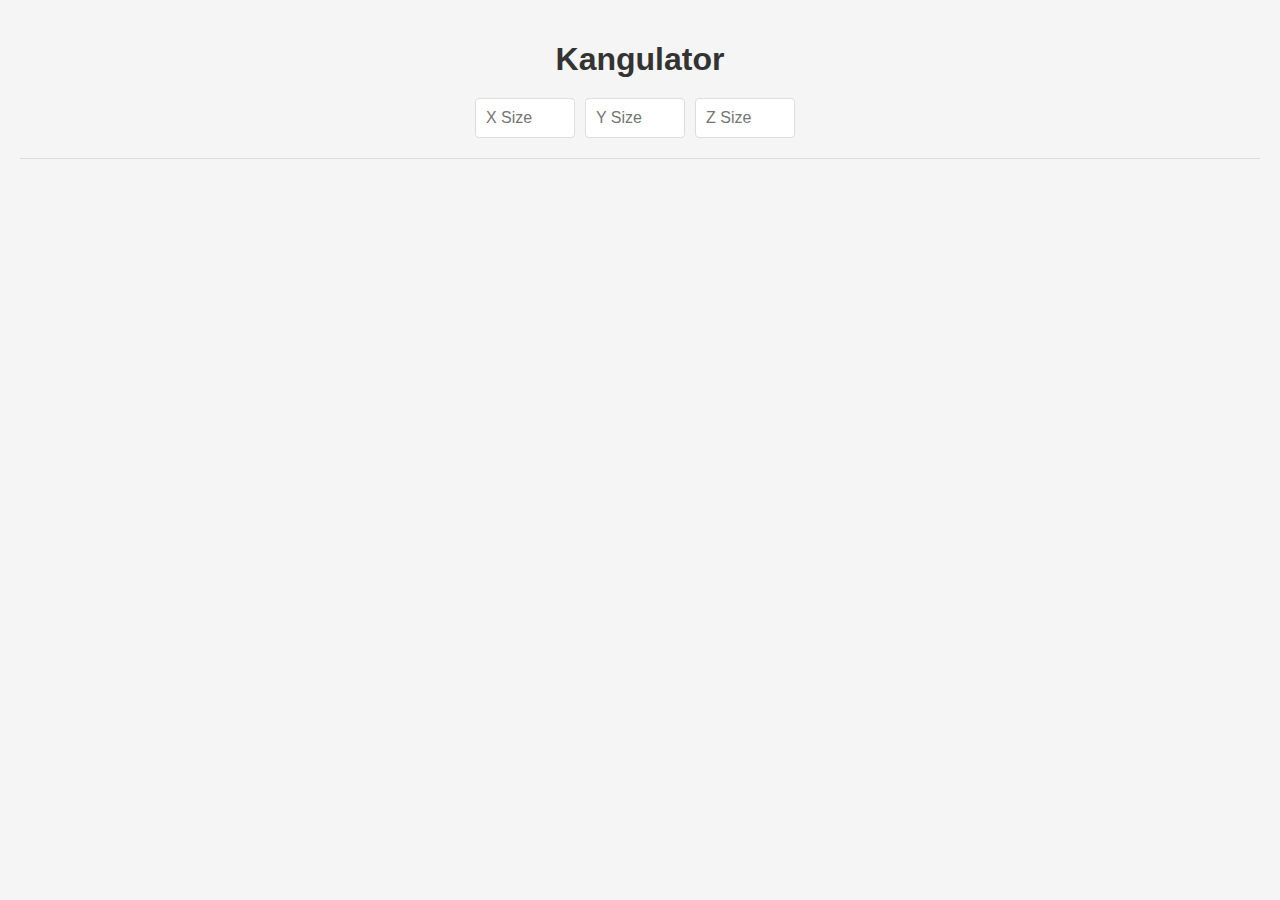
<file: index.html>
<!DOCTYPE html>
<html>
    <head>
        <link rel="stylesheet" href="style.css">
    </head>
<body>
<div>
    <h1> Kangulator </h1>

    <div class="inputs">
        <input type="number" id="xSize" placeholder="X Size" required />
        <input type="number" id="ySize" placeholder="Y Size" required />
        <input type="number" id="zSize" placeholder="Z Size" required />
    </div>

    <hr />

    <p id="xOutput"></p>

    <p id="yOutput"></p>

    <p id="zOutput"></p>
</div>

</body>
<script src="script.js" defer>
</script>

</html>
</file>
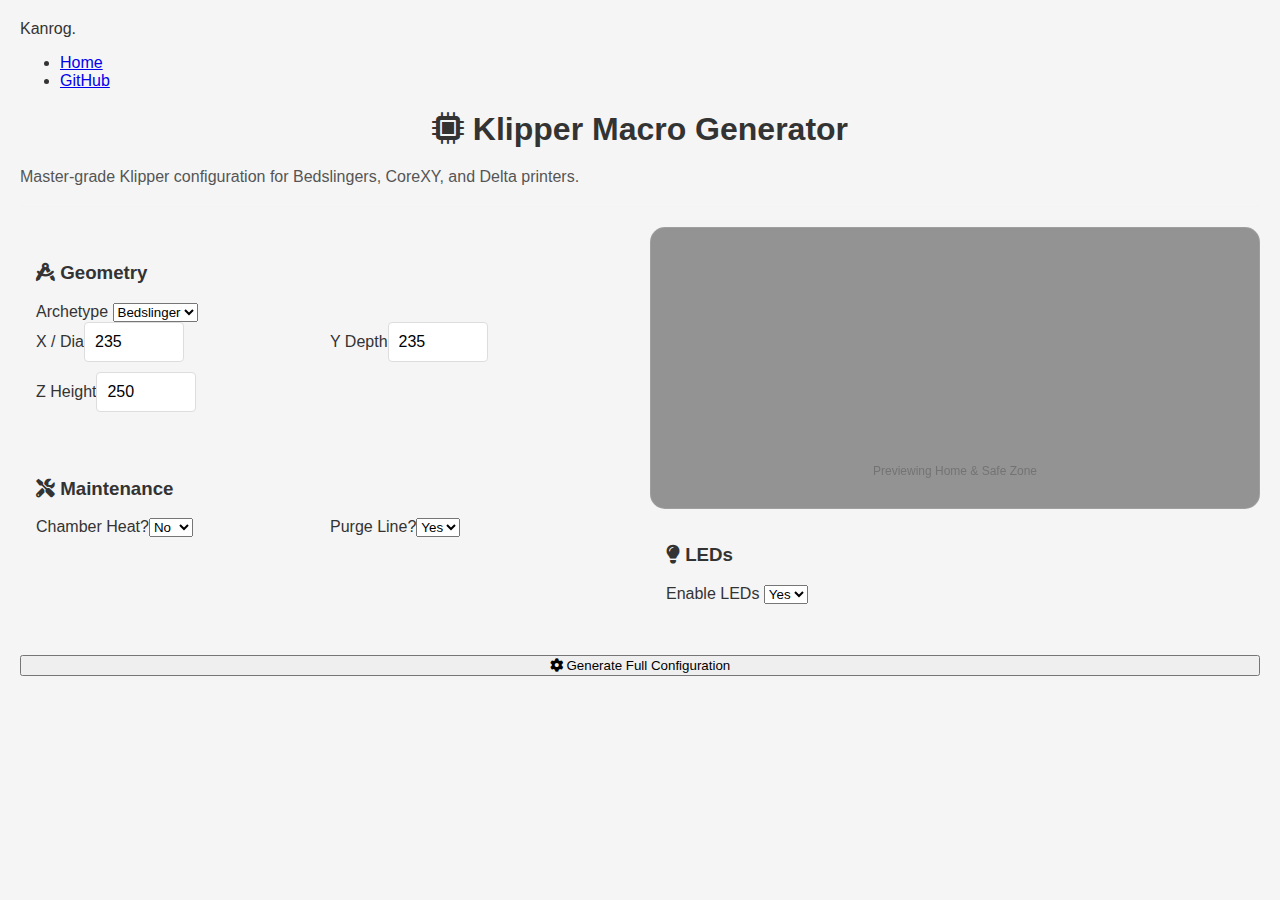
<file: macro-generator/index.html>
<!DOCTYPE html>
<html lang="en">
<head>
    <meta charset="UTF-8">
    <meta name="viewport" content="width=device-width, initial-scale=1.0">
    <title>Klipper Macro Generator | Kanrog</title>
    <link rel="stylesheet" href="../style.css">
    <link rel="stylesheet" href="https://cdnjs.cloudflare.com/ajax/libs/font-awesome/6.0.0/css/all.min.css">
    <style>
        .generator-grid { display: grid; grid-template-columns: repeat(auto-fit, minmax(280px, 1fr)); gap: 20px; }
        .preview-box { background: rgba(0, 0, 0, 0.4); border-radius: 15px; padding: 20px; border: 1px solid rgba(255, 255, 255, 0.1); text-align: center; }
        canvas { max-width: 100%; height: auto; filter: drop-shadow(0 0 10px rgba(162, 155, 254, 0.3)); }
        .sub-card { background: rgba(255, 255, 255, 0.03); padding: 15px; border-radius: 10px; margin-bottom: 15px; border: 1px solid rgba(255, 255, 255, 0.05); }
        .hidden { display: none; }
        pre.code-block { background: #000; color: #adff2f; padding: 20px; border-radius: 8px; overflow-x: auto; font-family: 'Consolas', monospace; height: 450px; border: 1px solid #333; white-space: pre-wrap; }
    </style>
</head>
<body>
    <header>
        <nav>
            <div class="logo">Kanrog<span>.</span></div>
            <ul>
                <li><a href="../index.html">Home</a></li>
                <li><a href="https://github.com/Kanrog" target="_blank">GitHub</a></li>
            </ul>
        </nav>
    </header>

    <main class="container">
        <section class="card animate__animated animate__fadeIn">
            <h1><i class="fas fa-microchip"></i> Klipper Macro Generator</h1>
            <p>Master-grade Klipper configuration for Bedslingers, CoreXY, and Delta printers.</p>
            <hr style="opacity: 0.1; margin: 20px 0;">
            
            <div class="generator-grid">
                <div class="inputs-column">
                    <div class="sub-card">
                        <h3><i class="fas fa-drafting-compass"></i> Geometry</h3>
                        <label>Archetype</label>
                        <select id="kin" class="input-field" onchange="updateUI()">
                            <option value="bedslinger" selected>Bedslinger</option>
                            <option value="corexy">CoreXY</option>
                            <option value="delta">Delta</option>
                        </select>
                        <div class="grid" style="display: grid; grid-template-columns: 1fr 1fr; gap: 10px;">
                            <div><label>X / Dia</label><input type="number" id="maxX" class="input-field" value="235" oninput="updateUI()"></div>
                            <div><label>Y Depth</label><input type="number" id="maxY" class="input-field" value="235" oninput="updateUI()"></div>
                            <div style="grid-column: span 2;"><label>Z Height</label><input type="number" id="maxZ" class="input-field" value="250"></div>
                        </div>
                    </div>

                    <div class="sub-card">
                        <h3><i class="fas fa-tools"></i> Maintenance</h3>
                        <div class="grid" style="display: grid; grid-template-columns: 1fr 1fr; gap: 10px;">
                            <div><label>Chamber Heat?</label><select id="useChamber" class="input-field"><option value="false">No</option><option value="true">Yes</option></select></div>
                            <div><label>Purge Line?</label><select id="usePurge" class="input-field" onchange="updateUI()"><option value="true">Yes</option><option value="false">No</option></select></div>
                        </div>
                    </div>
                </div>

                <div class="visual-column">
                    <div class="preview-box">
                        <canvas id="previewCanvas" width="300" height="200"></canvas>
                        <p style="font-size: 0.75rem; opacity: 0.5;">Previewing Home & Safe Zone</p>
                    </div>
                    <div class="sub-card">
                        <h3><i class="fas fa-lightbulb"></i> LEDs</h3>
                        <label>Enable LEDs</label>
                        <select id="useLED" class="input-field"><option value="true">Yes</option><option value="false">No</option></select>
                    </div>
                </div>
            </div>

            <button class="btn btn-primary" style="width: 100%; margin-top: 20px;" onclick="generateMacros()">
                <i class="fas fa-cog"></i> Generate Full Configuration
            </button>
        </section>

        <section id="outputCard" class="card hidden">
            <pre id="gcodeOutput" class="code-block"></pre>
            <button class="btn btn-success" onclick="downloadConfig()">Download macros.cfg</button>
        </section>
    </main>

    <script src="macro-templates.js"></script>
    <script src="macro-logic.js"></script>
</body>
</html>
</file>
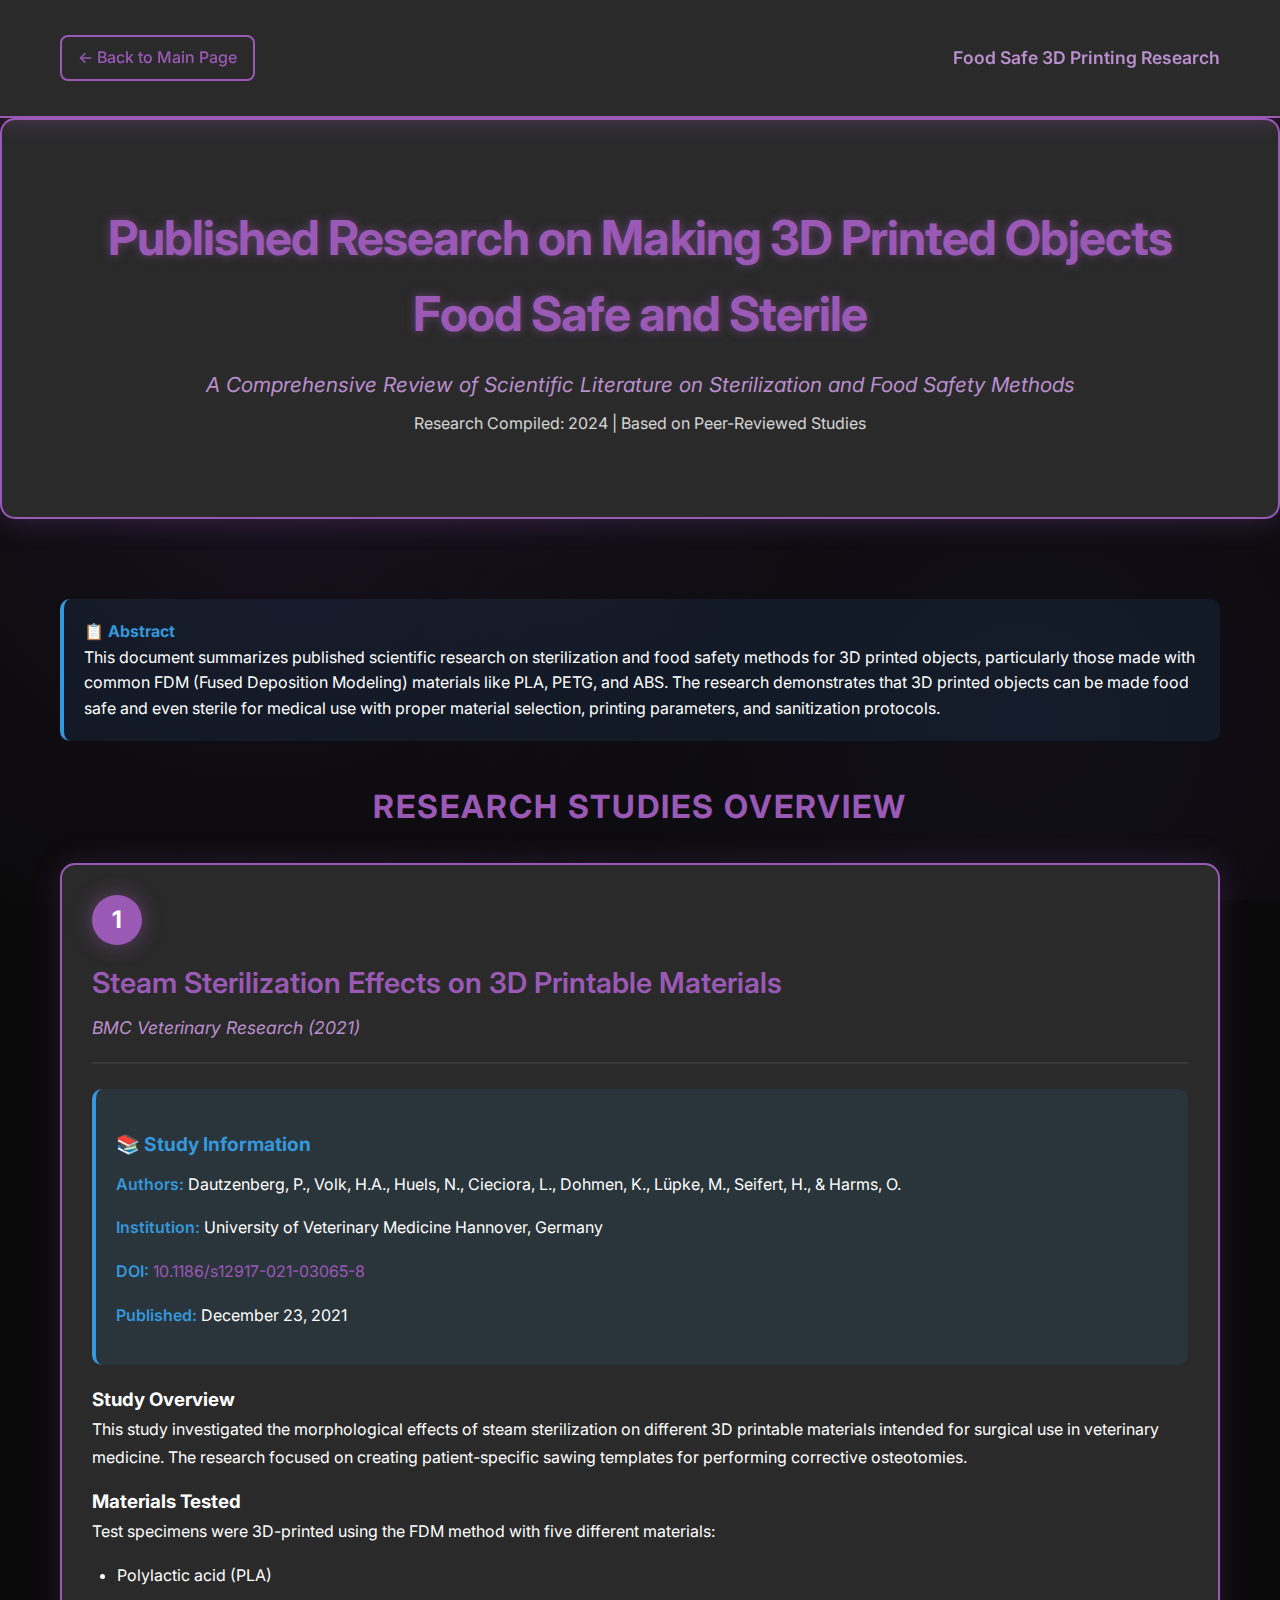
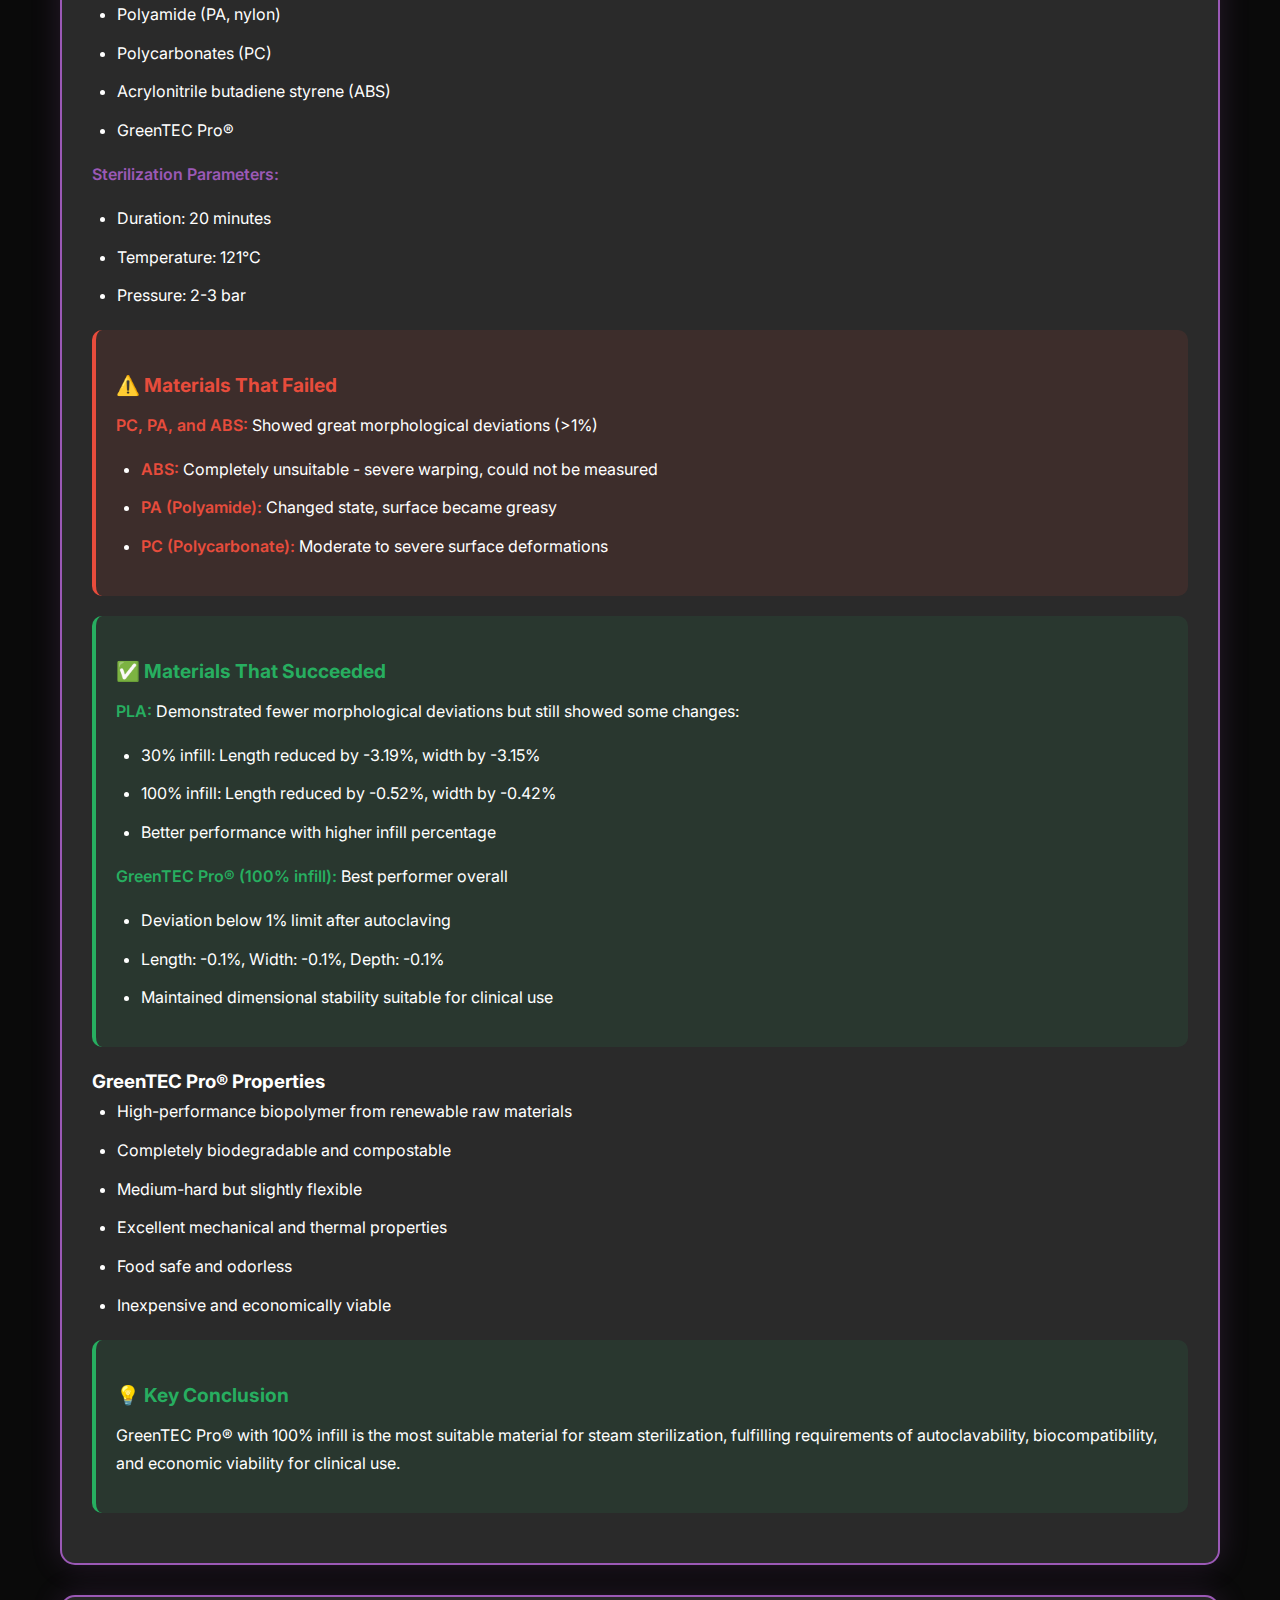
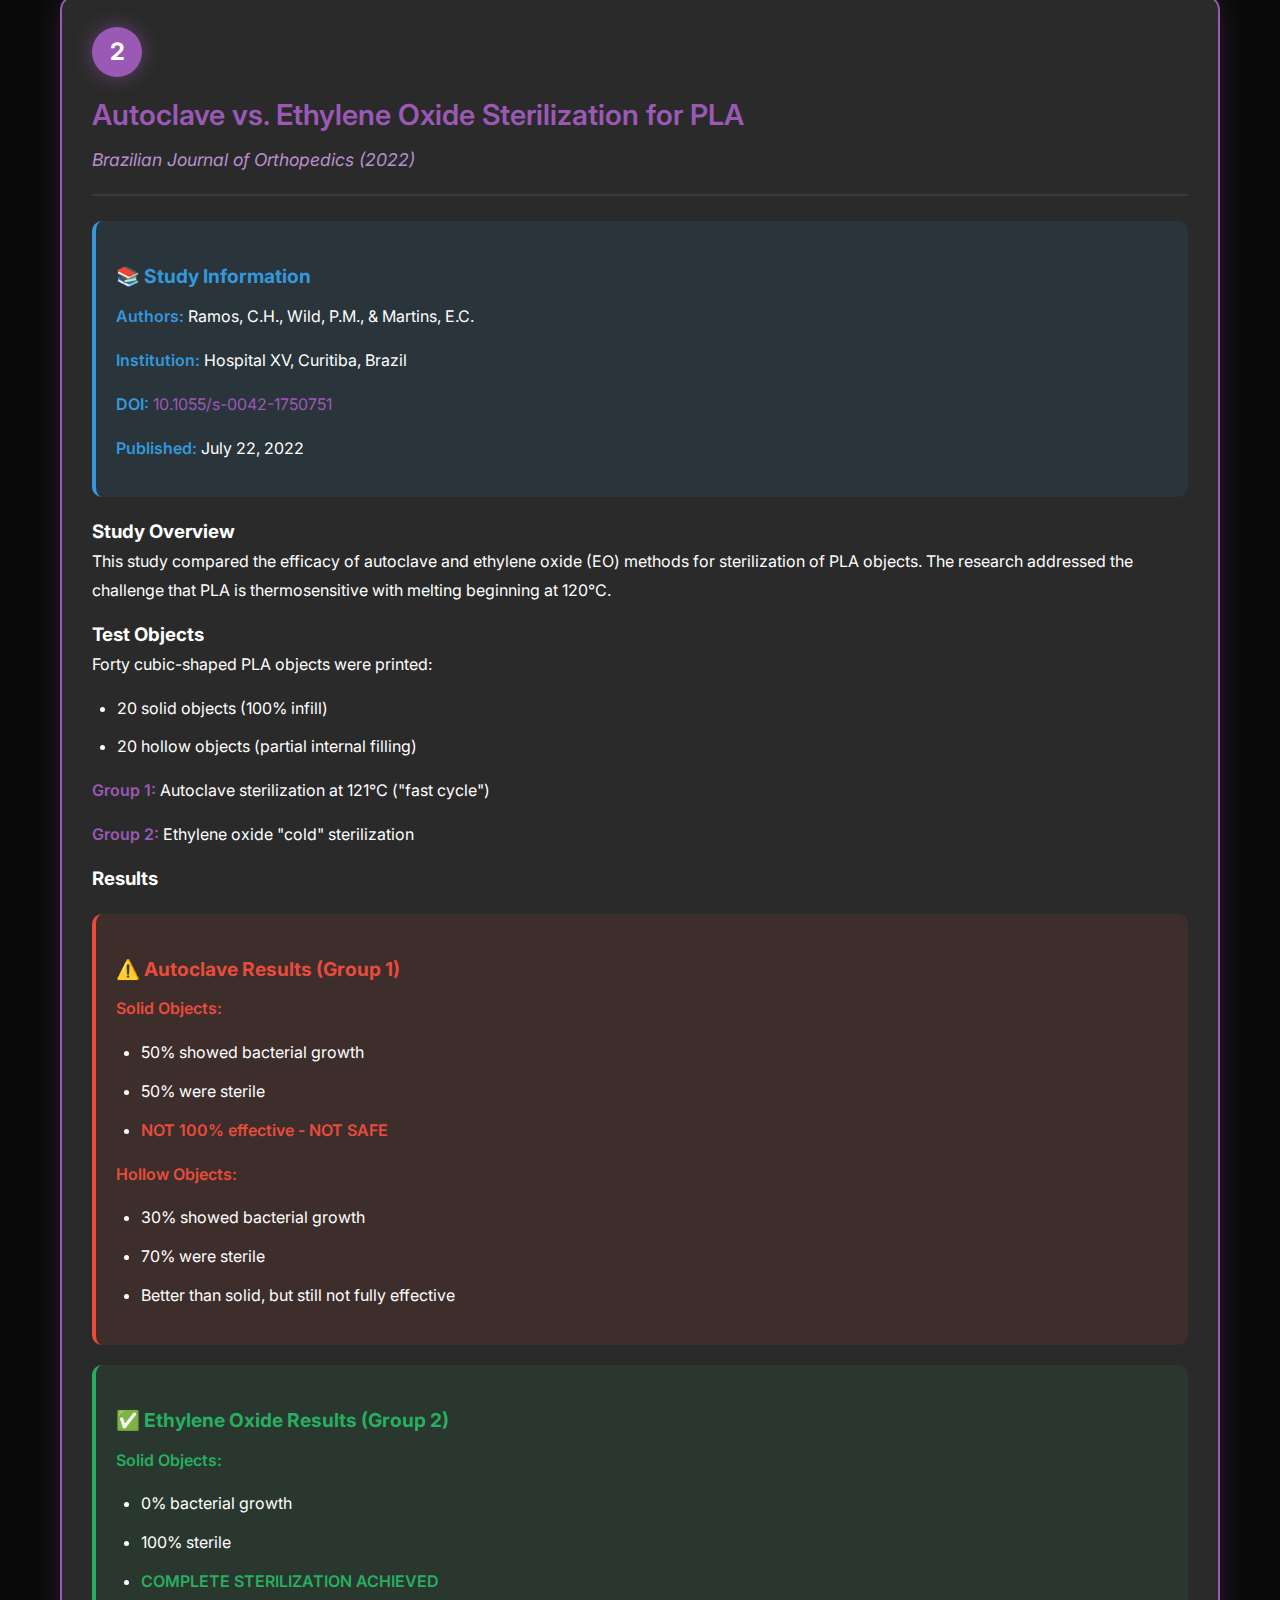
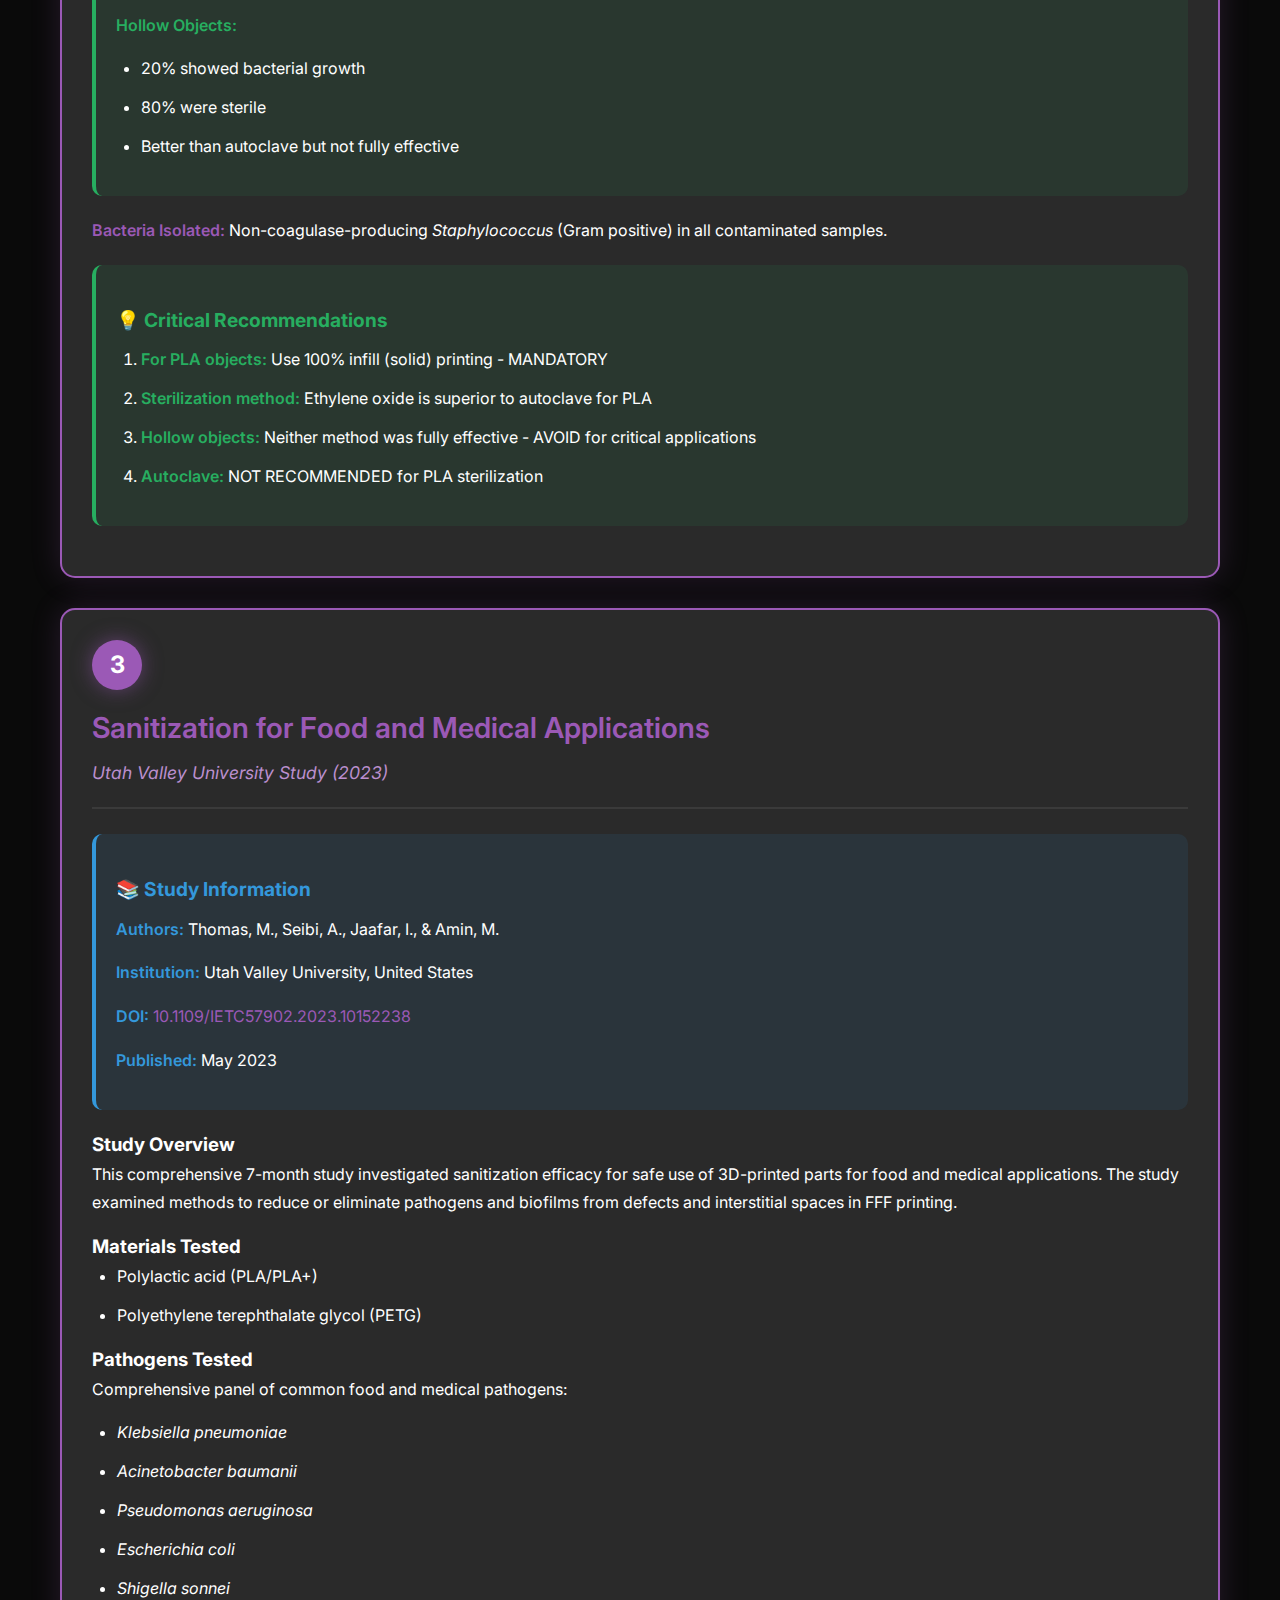
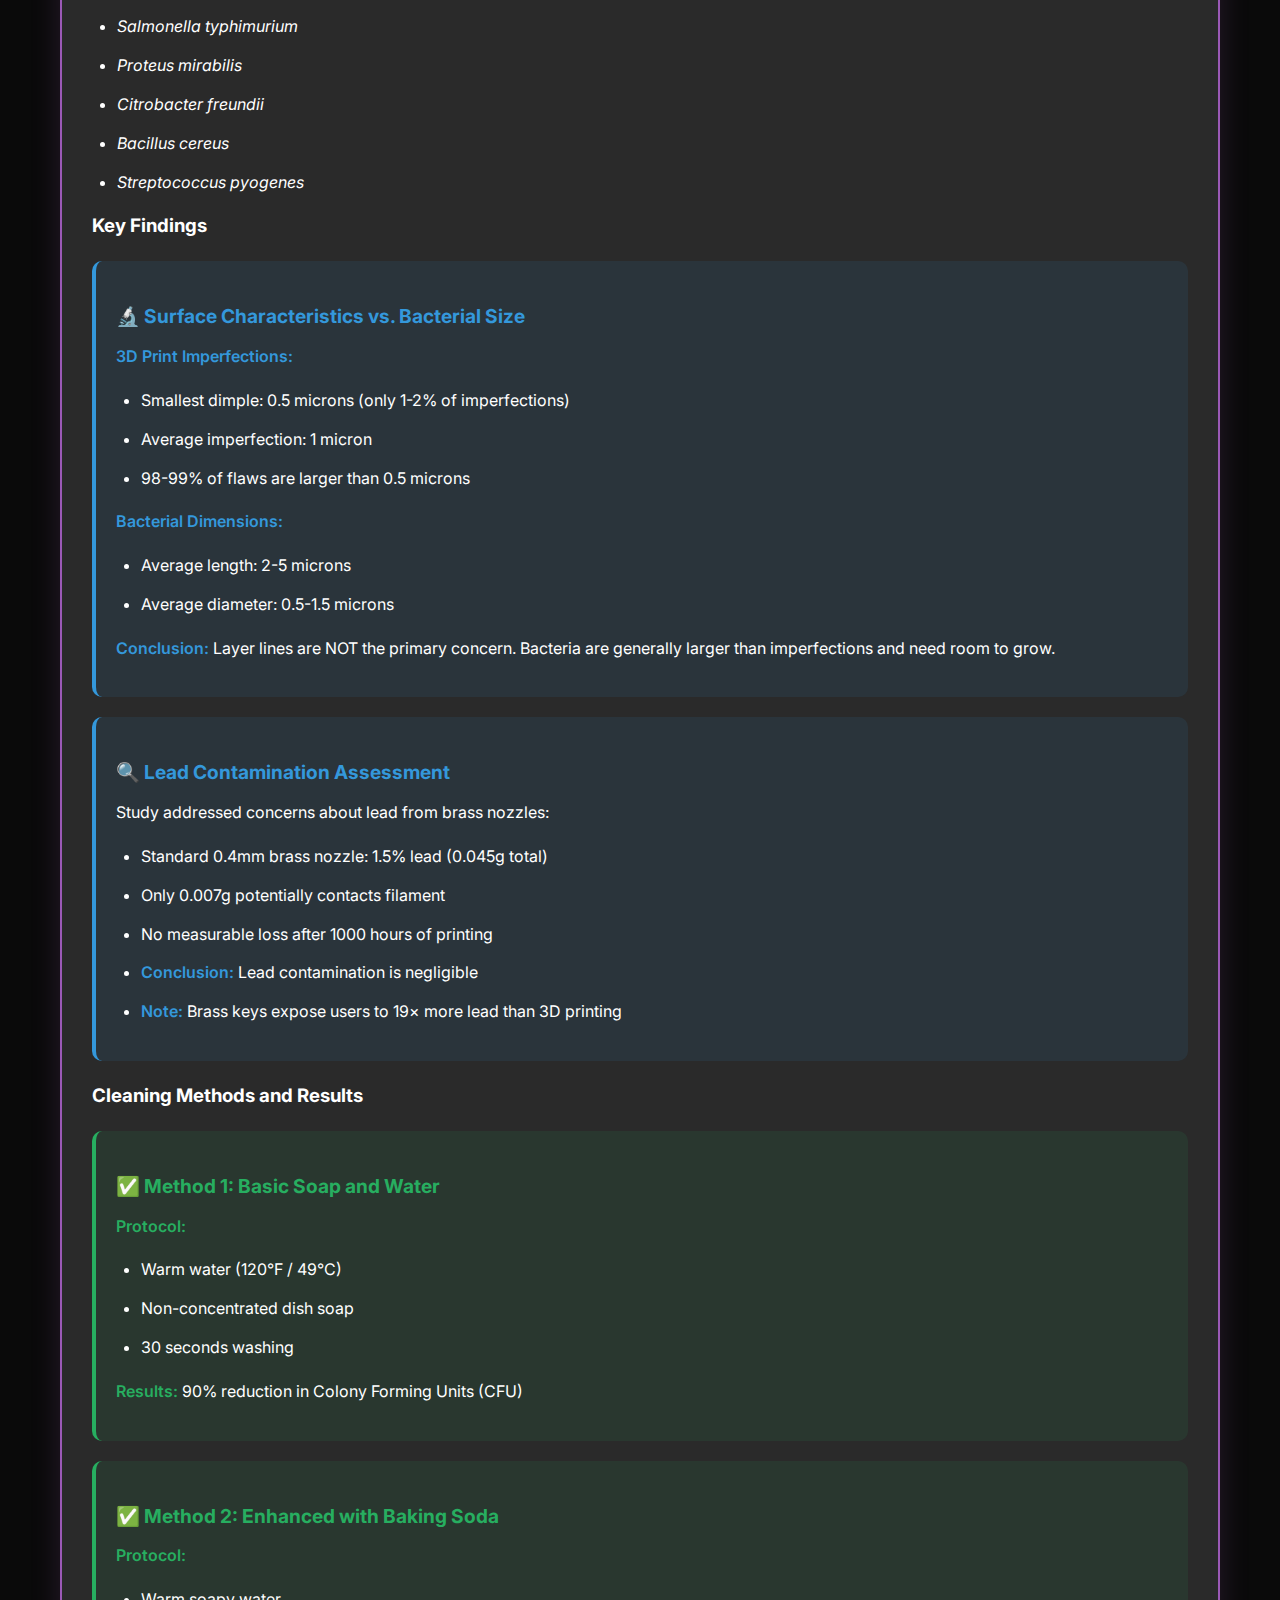
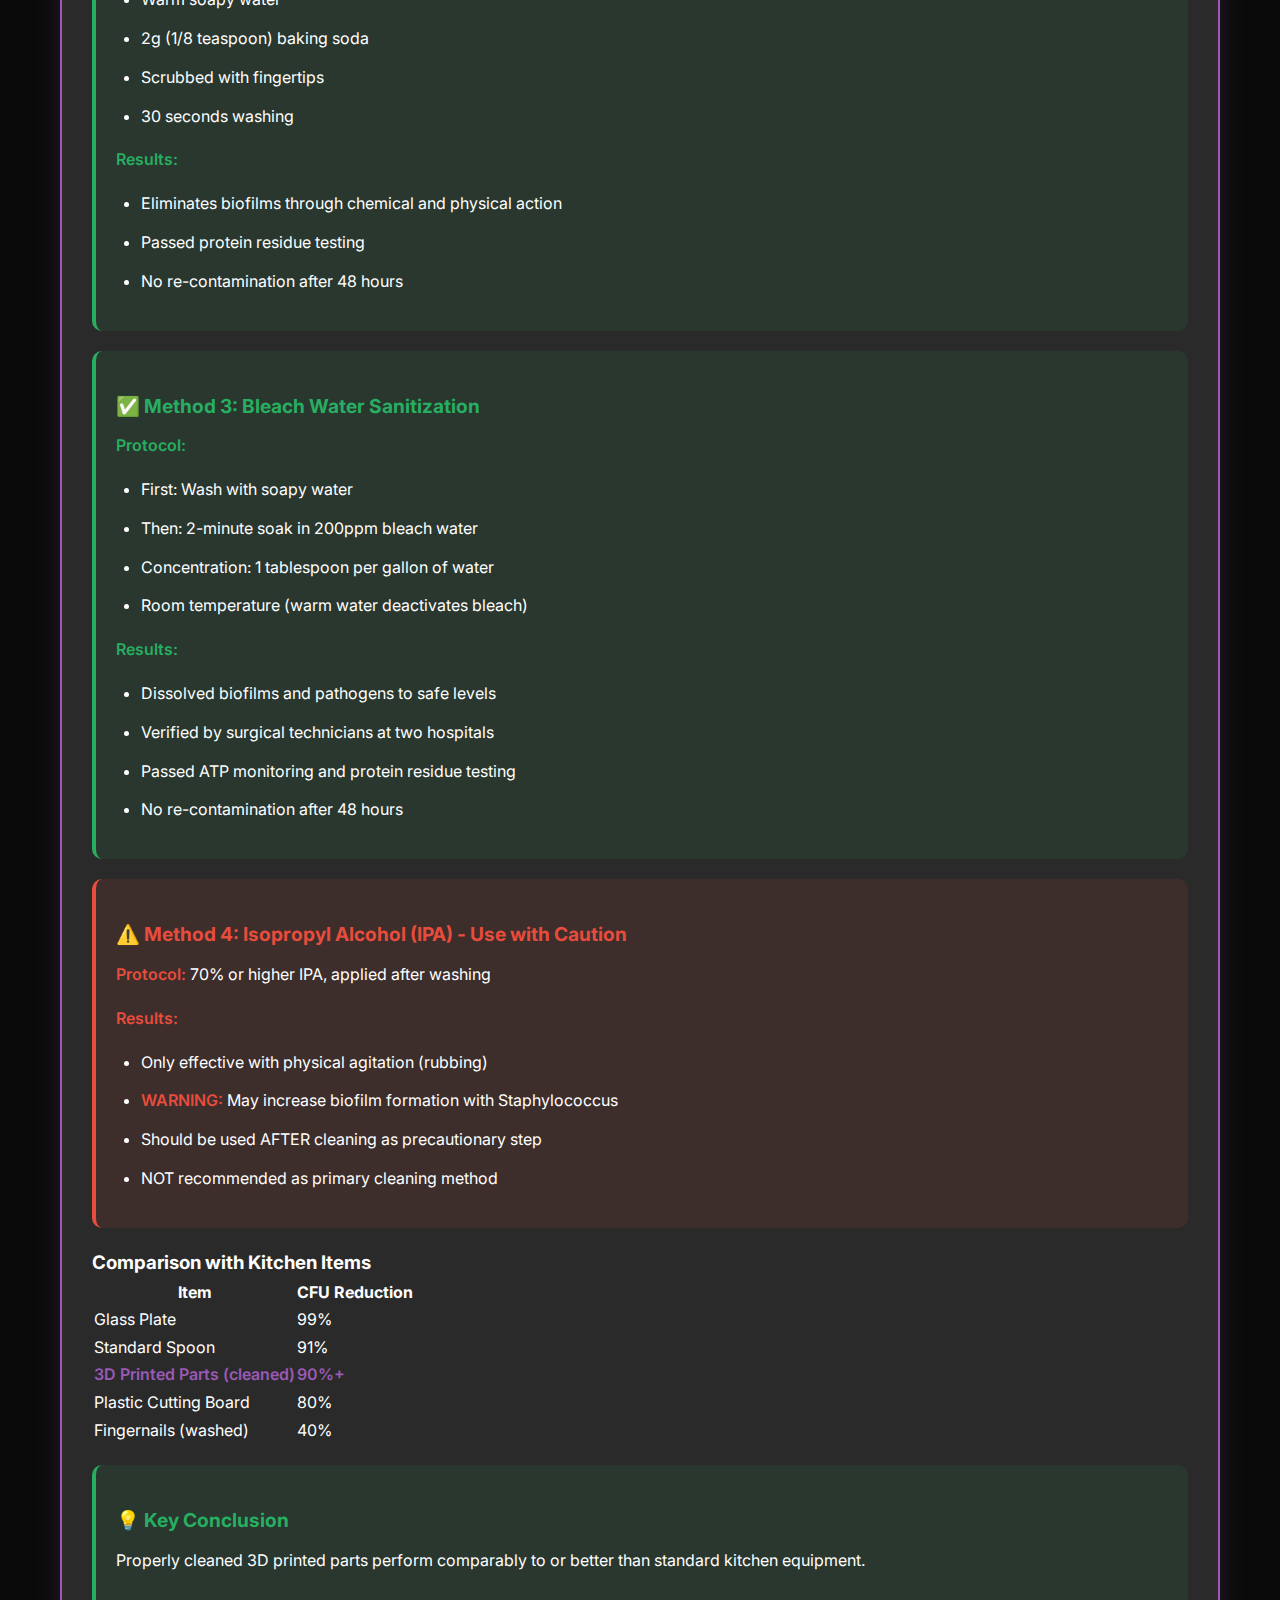
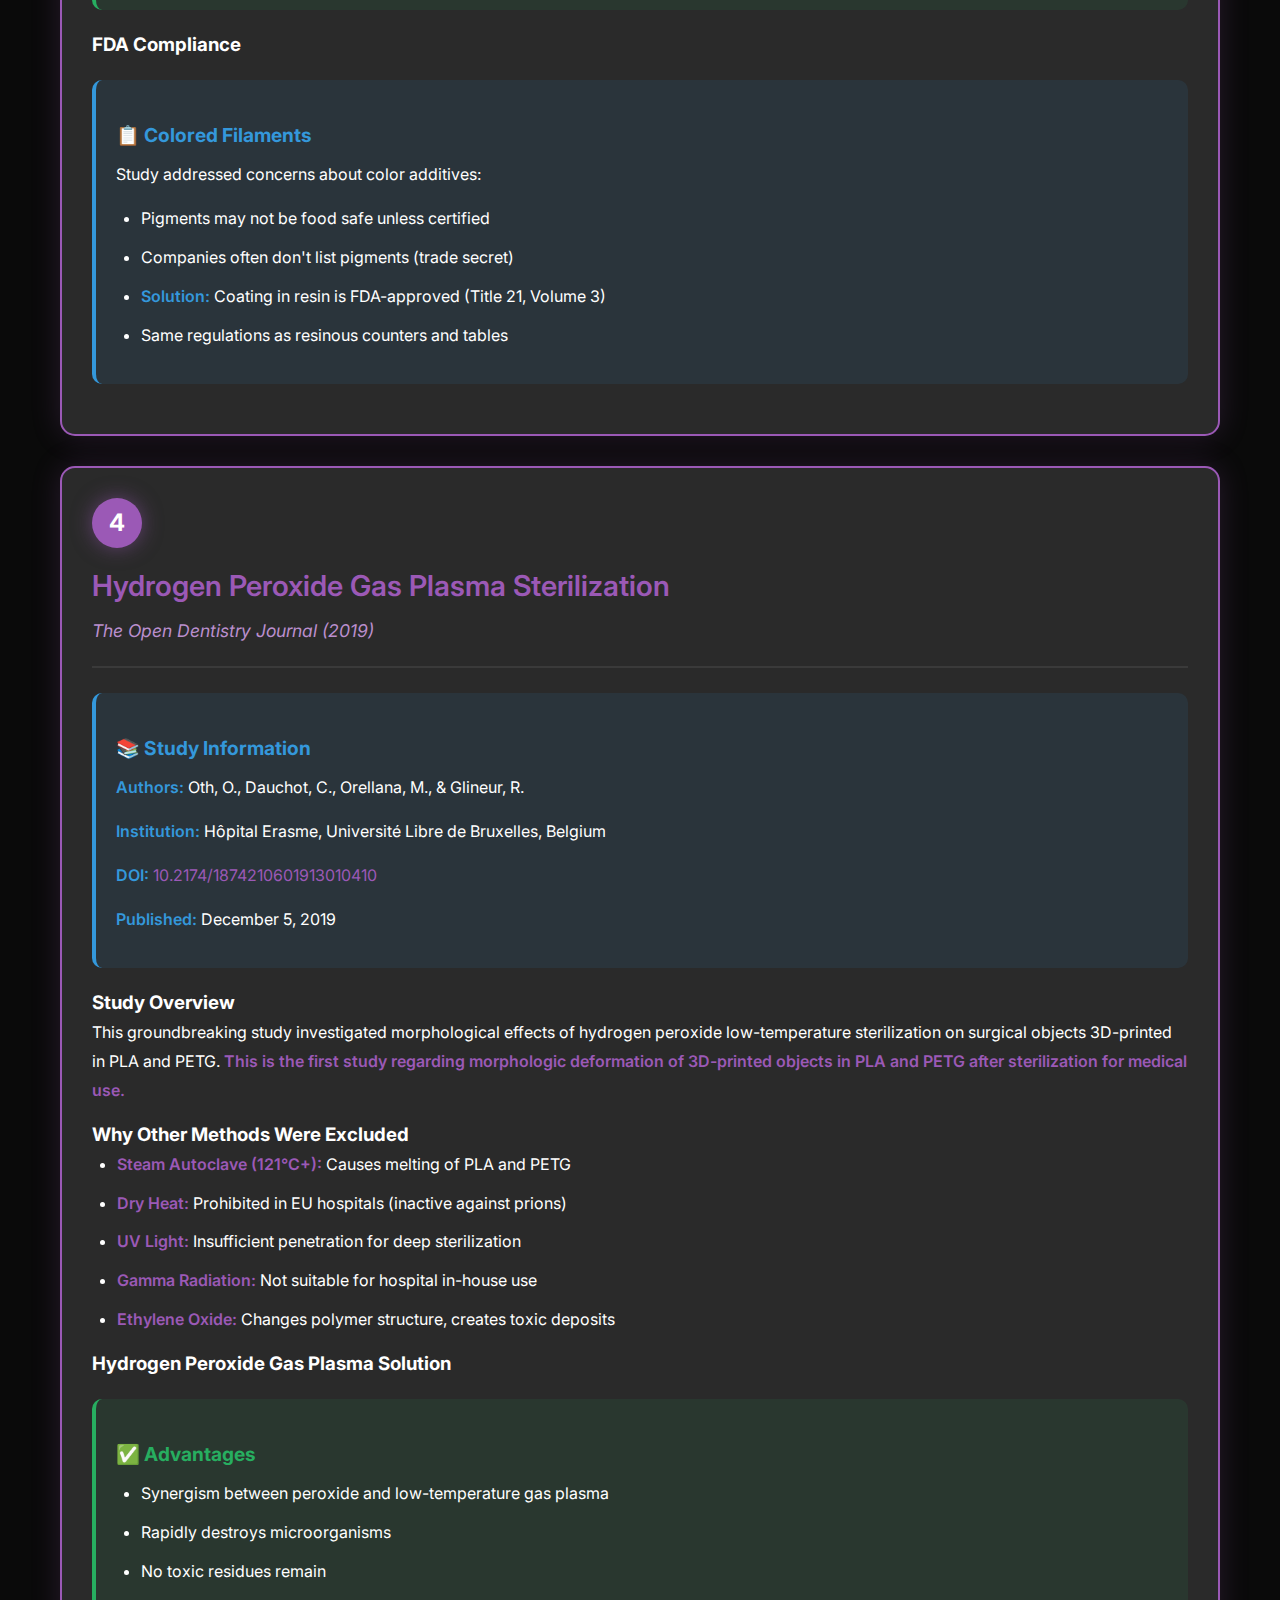
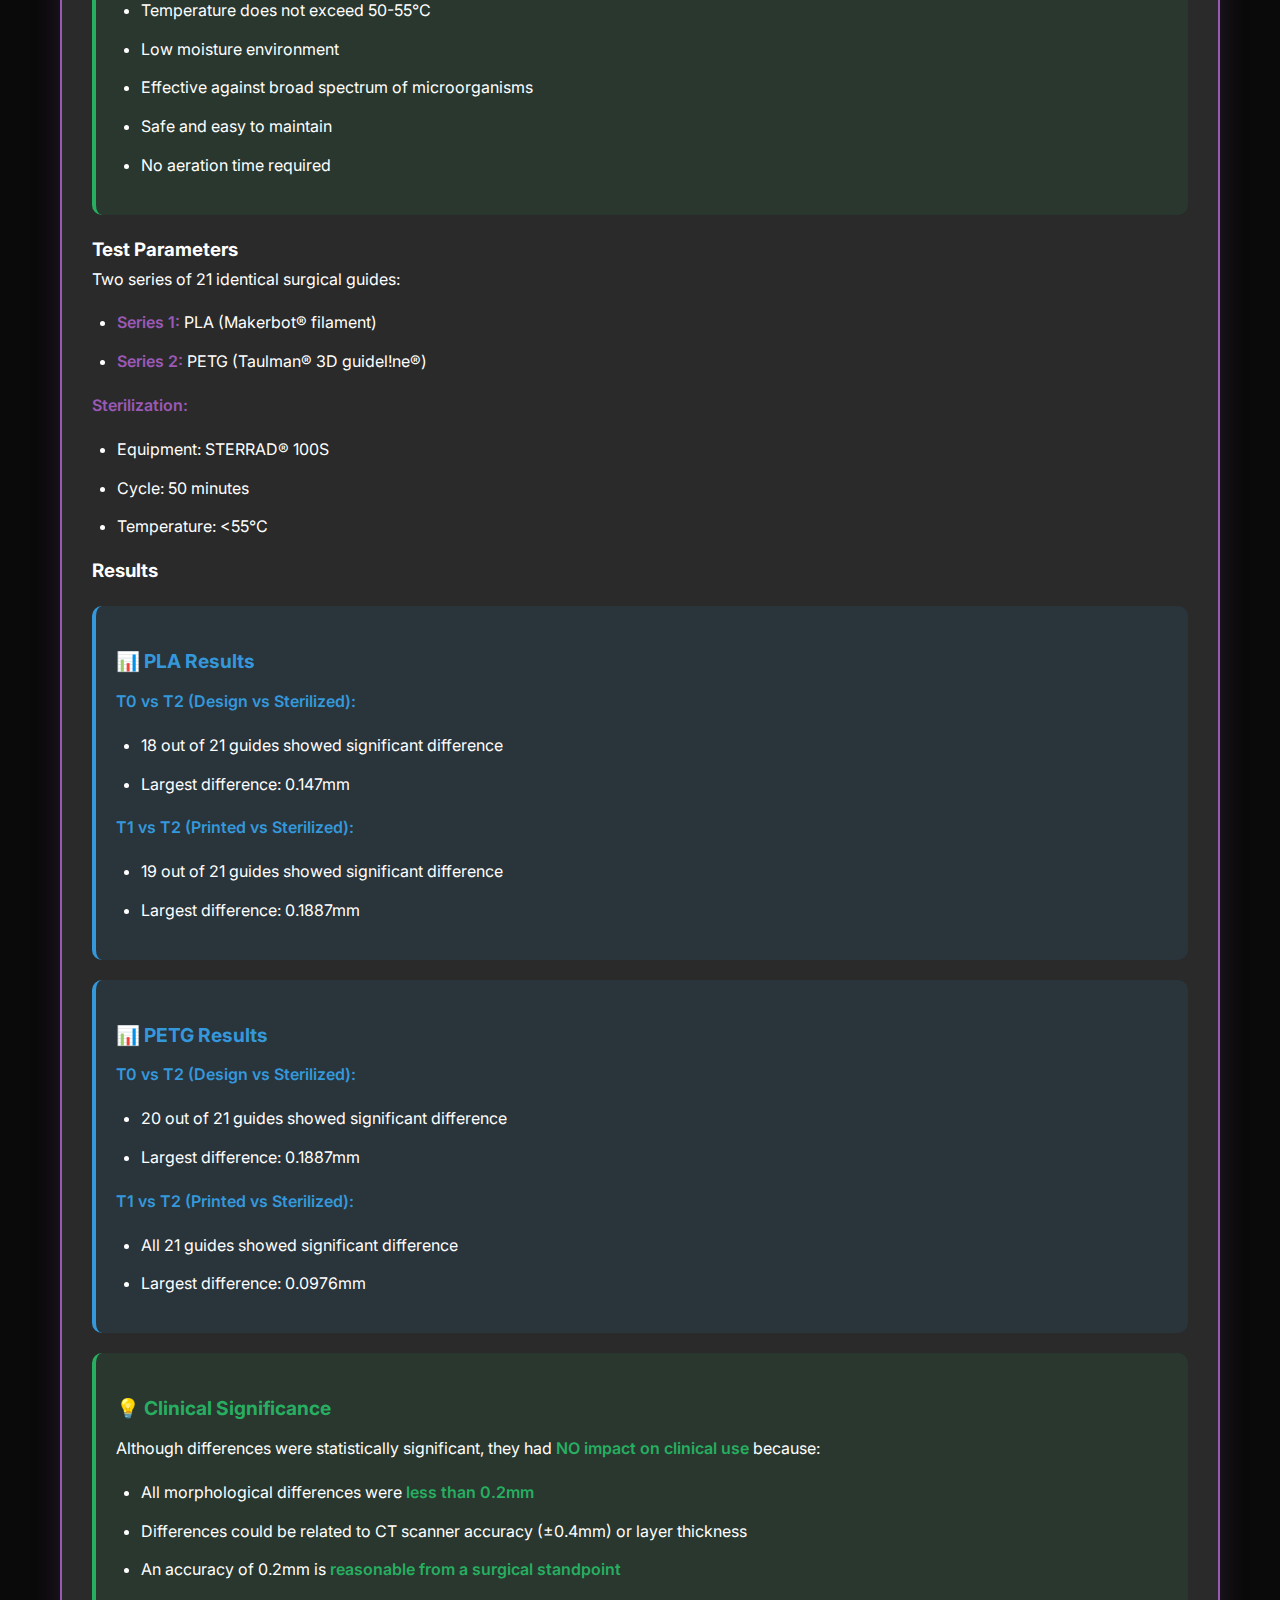
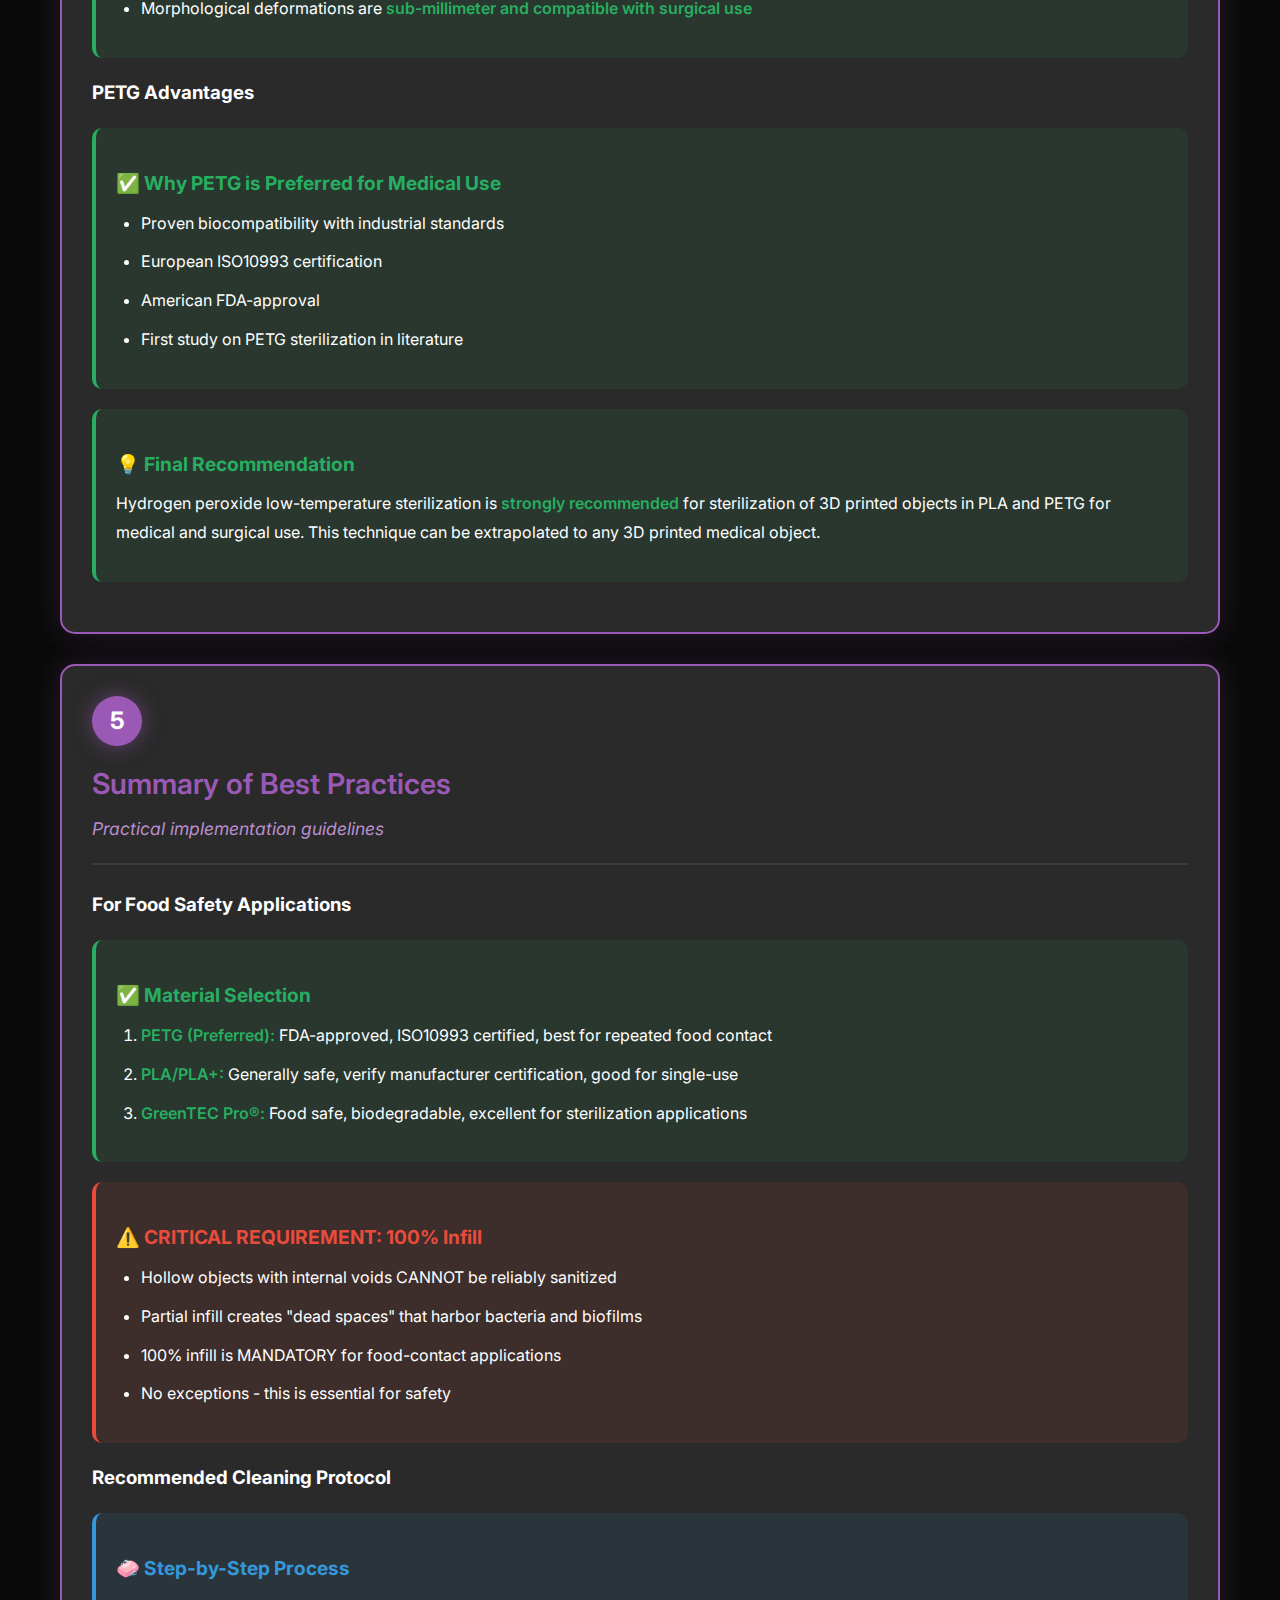
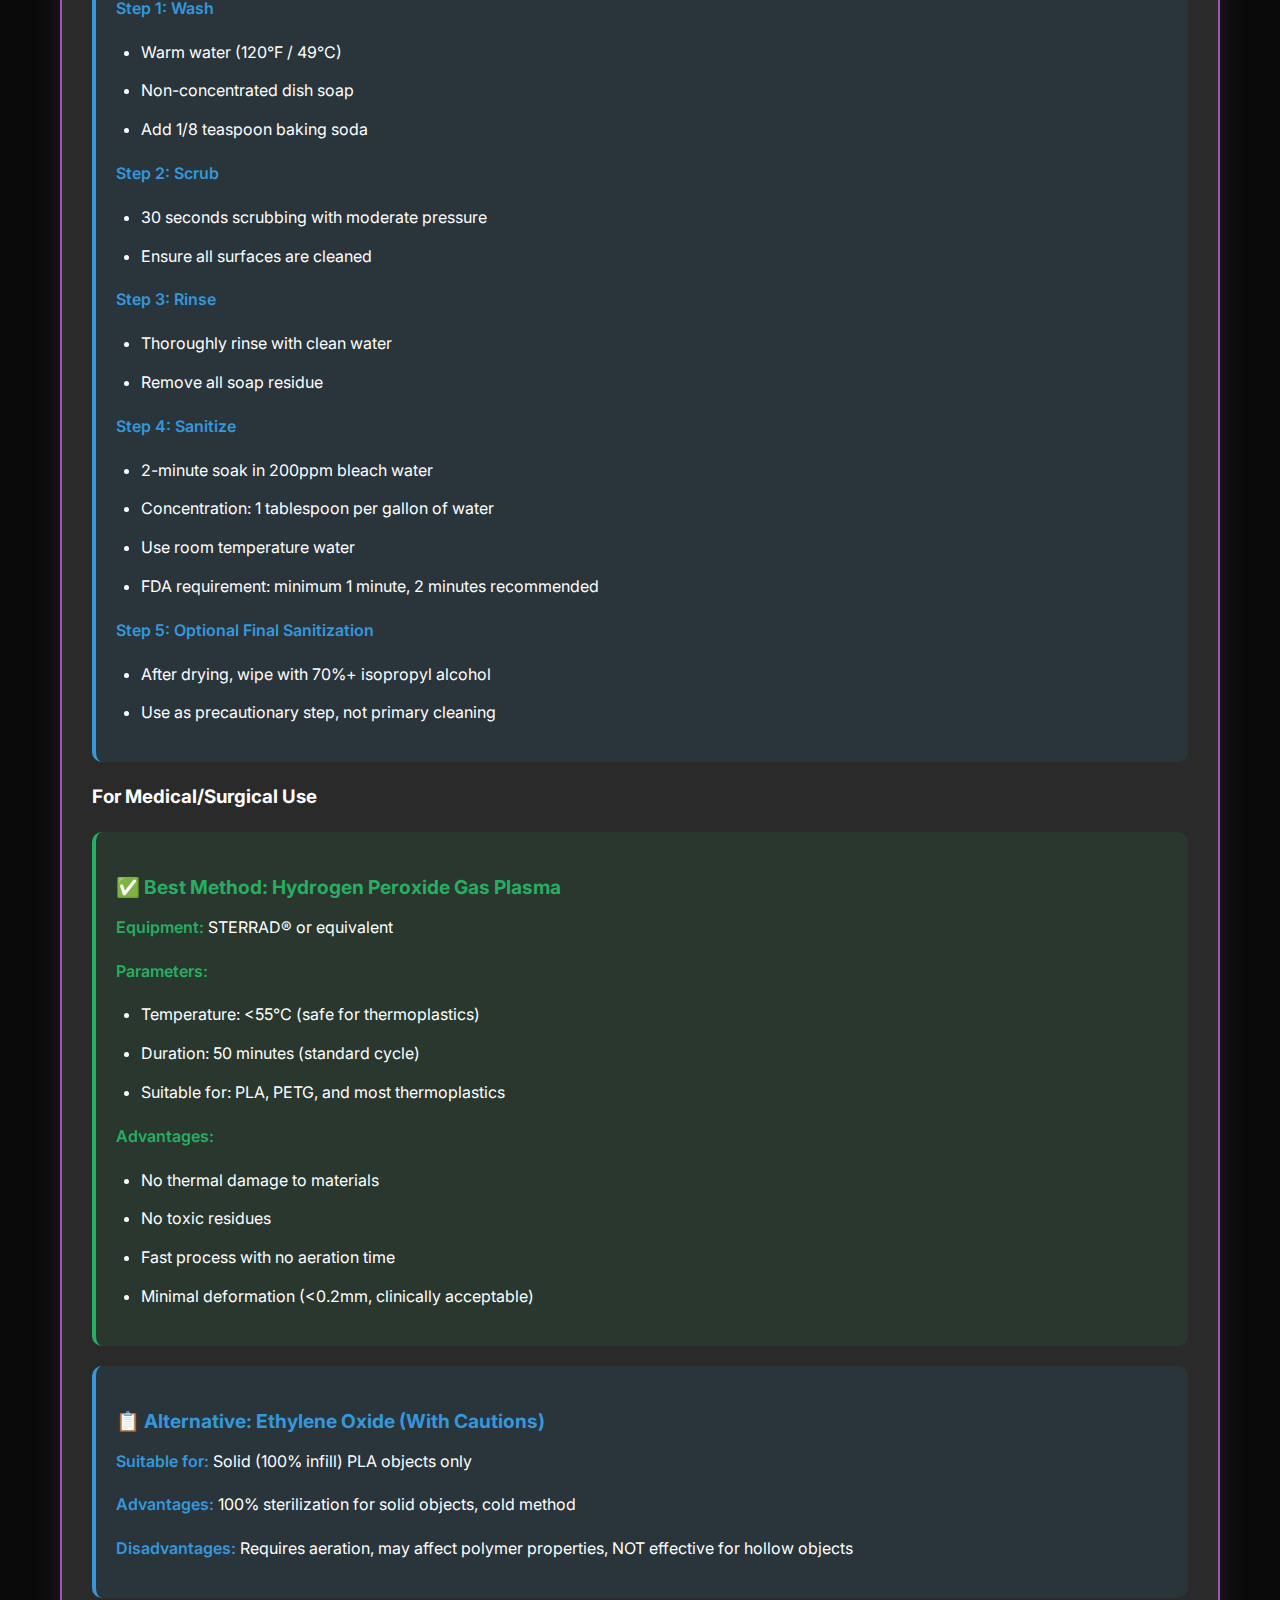
<file: 3d_printing_food_safe_research.html>
<!DOCTYPE html>
<html lang="en">
<head>
    <meta charset="UTF-8">
    <meta name="viewport" content="width=device-width, initial-scale=1.0">
    <title>3D Printing Food Safe and Sterile Research</title>
    <link rel="stylesheet" href="article-style.css">
    <link rel="icon" type="image/x-icon" href="data:image/svg+xml,<svg xmlns='http://www.w3.org/2000/svg' viewBox='0 0 100 100'><text y='.9em' font-size='90'>🔬</text></svg>">
    <script src="https://sites.super.myninja.ai/_assets/ninja-daytona-script.js"></script>
</head>
<body>
    <!-- Navigation Header -->
    <nav class="nav-header">
        <div class="container">
            <a href="index.html" class="back-link">← Back to Main Page</a>
            <div class="nav-title">Food Safe 3D Printing Research</div>
        </div>
    </nav>

    <header class="header">
        <div class="container">
            <h1>Published Research on Making 3D Printed Objects Food Safe and Sterile</h1>
            <div class="subtitle">A Comprehensive Review of Scientific Literature on Sterilization and Food Safety Methods</div>
            <div class="author">Research Compiled: 2024 | Based on Peer-Reviewed Studies</div>
        </div>
    </header>

    <div class="container">
        <!-- Abstract Section -->
        <section class="content-section">
            <div class="info-block">
                <h4>📋 Abstract</h4>
                <p>This document summarizes published scientific research on sterilization and food safety methods for 3D printed objects, particularly those made with common FDM (Fused Deposition Modeling) materials like PLA, PETG, and ABS. The research demonstrates that 3D printed objects can be made food safe and even sterile for medical use with proper material selection, printing parameters, and sanitization protocols.</p>
            </div>
        </section>

        <!-- Main Content Section -->
        <section class="content-section">
            <h2 class="section-title">Research Studies Overview</h2>

            <!-- ============================================ -->
            <!-- STUDY 1 - Steam Sterilization -->
            <!-- ============================================ -->
            <div class="step-card">
                <div class="step-header">
                    <div class="step-number">1</div>
                    <div class="step-title">Steam Sterilization Effects on 3D Printable Materials</div>
                    <div class="step-subtitle">BMC Veterinary Research (2021)</div>
                </div>
                <div class="step-content">
                    <div class="info-block">
                        <h4>📚 Study Information</h4>
                        <p><strong>Authors:</strong> Dautzenberg, P., Volk, H.A., Huels, N., Cieciora, L., Dohmen, K., Lüpke, M., Seifert, H., & Harms, O.</p>
                        <p><strong>Institution:</strong> University of Veterinary Medicine Hannover, Germany</p>
                        <p><strong>DOI:</strong> <a href="https://doi.org/10.1186/s12917-021-03065-8" target="_blank">10.1186/s12917-021-03065-8</a></p>
                        <p><strong>Published:</strong> December 23, 2021</p>
                    </div>

                    <h3>Study Overview</h3>
                    <p>This study investigated the morphological effects of steam sterilization on different 3D printable materials intended for surgical use in veterinary medicine. The research focused on creating patient-specific sawing templates for performing corrective osteotomies.</p>

                    <h3>Materials Tested</h3>
                    <p>Test specimens were 3D-printed using the FDM method with five different materials:</p>
                    <ul>
                        <li>Polylactic acid (PLA)</li>
                        <li>Polyamide (PA, nylon)</li>
                        <li>Polycarbonates (PC)</li>
                        <li>Acrylonitrile butadiene styrene (ABS)</li>
                        <li>GreenTEC Pro®</li>
                    </ul>

                    <p><strong>Sterilization Parameters:</strong></p>
                    <ul>
                        <li>Duration: 20 minutes</li>
                        <li>Temperature: 121°C</li>
                        <li>Pressure: 2-3 bar</li>
                    </ul>

                    <div class="warning-block">
                        <h4>⚠️ Materials That Failed</h4>
                        <p><strong>PC, PA, and ABS:</strong> Showed great morphological deviations (>1%)</p>
                        <ul>
                            <li><strong>ABS:</strong> Completely unsuitable - severe warping, could not be measured</li>
                            <li><strong>PA (Polyamide):</strong> Changed state, surface became greasy</li>
                            <li><strong>PC (Polycarbonate):</strong> Moderate to severe surface deformations</li>
                        </ul>
                    </div>

                    <div class="success-block">
                        <h4>✅ Materials That Succeeded</h4>
                        <p><strong>PLA:</strong> Demonstrated fewer morphological deviations but still showed some changes:</p>
                        <ul>
                            <li>30% infill: Length reduced by -3.19%, width by -3.15%</li>
                            <li>100% infill: Length reduced by -0.52%, width by -0.42%</li>
                            <li>Better performance with higher infill percentage</li>
                        </ul>

                        <p><strong>GreenTEC Pro® (100% infill):</strong> Best performer overall</p>
                        <ul>
                            <li>Deviation below 1% limit after autoclaving</li>
                            <li>Length: -0.1%, Width: -0.1%, Depth: -0.1%</li>
                            <li>Maintained dimensional stability suitable for clinical use</li>
                        </ul>
                    </div>

                    <h3>GreenTEC Pro® Properties</h3>
                    <ul>
                        <li>High-performance biopolymer from renewable raw materials</li>
                        <li>Completely biodegradable and compostable</li>
                        <li>Medium-hard but slightly flexible</li>
                        <li>Excellent mechanical and thermal properties</li>
                        <li>Food safe and odorless</li>
                        <li>Inexpensive and economically viable</li>
                    </ul>

                    <div class="success-block">
                        <h4>💡 Key Conclusion</h4>
                        <p>GreenTEC Pro® with 100% infill is the most suitable material for steam sterilization, fulfilling requirements of autoclavability, biocompatibility, and economic viability for clinical use.</p>
                    </div>
                </div>
            </div>

            <!-- ============================================ -->
            <!-- STUDY 2 - Autoclave vs Ethylene Oxide -->
            <!-- ============================================ -->
            <div class="step-card">
                <div class="step-header">
                    <div class="step-number">2</div>
                    <div class="step-title">Autoclave vs. Ethylene Oxide Sterilization for PLA</div>
                    <div class="step-subtitle">Brazilian Journal of Orthopedics (2022)</div>
                </div>
                <div class="step-content">
                    <div class="info-block">
                        <h4>📚 Study Information</h4>
                        <p><strong>Authors:</strong> Ramos, C.H., Wild, P.M., & Martins, E.C.</p>
                        <p><strong>Institution:</strong> Hospital XV, Curitiba, Brazil</p>
                        <p><strong>DOI:</strong> <a href="https://doi.org/10.1055/s-0042-1750751" target="_blank">10.1055/s-0042-1750751</a></p>
                        <p><strong>Published:</strong> July 22, 2022</p>
                    </div>

                    <h3>Study Overview</h3>
                    <p>This study compared the efficacy of autoclave and ethylene oxide (EO) methods for sterilization of PLA objects. The research addressed the challenge that PLA is thermosensitive with melting beginning at 120°C.</p>

                    <h3>Test Objects</h3>
                    <p>Forty cubic-shaped PLA objects were printed:</p>
                    <ul>
                        <li>20 solid objects (100% infill)</li>
                        <li>20 hollow objects (partial internal filling)</li>
                    </ul>

                    <p><strong>Group 1:</strong> Autoclave sterilization at 121°C ("fast cycle")</p>
                    <p><strong>Group 2:</strong> Ethylene oxide "cold" sterilization</p>

                    <h3>Results</h3>

                    <div class="warning-block">
                        <h4>⚠️ Autoclave Results (Group 1)</h4>
                        <p><strong>Solid Objects:</strong></p>
                        <ul>
                            <li>50% showed bacterial growth</li>
                            <li>50% were sterile</li>
                            <li><strong>NOT 100% effective - NOT SAFE</strong></li>
                        </ul>

                        <p><strong>Hollow Objects:</strong></p>
                        <ul>
                            <li>30% showed bacterial growth</li>
                            <li>70% were sterile</li>
                            <li>Better than solid, but still not fully effective</li>
                        </ul>
                    </div>

                    <div class="success-block">
                        <h4>✅ Ethylene Oxide Results (Group 2)</h4>
                        <p><strong>Solid Objects:</strong></p>
                        <ul>
                            <li>0% bacterial growth</li>
                            <li>100% sterile</li>
                            <li><strong>COMPLETE STERILIZATION ACHIEVED</strong></li>
                        </ul>

                        <p><strong>Hollow Objects:</strong></p>
                        <ul>
                            <li>20% showed bacterial growth</li>
                            <li>80% were sterile</li>
                            <li>Better than autoclave but not fully effective</li>
                        </ul>
                    </div>

                    <p><strong>Bacteria Isolated:</strong> Non-coagulase-producing <em>Staphylococcus</em> (Gram positive) in all contaminated samples.</p>

                    <div class="success-block">
                        <h4>💡 Critical Recommendations</h4>
                        <ol>
                            <li><strong>For PLA objects:</strong> Use 100% infill (solid) printing - MANDATORY</li>
                            <li><strong>Sterilization method:</strong> Ethylene oxide is superior to autoclave for PLA</li>
                            <li><strong>Hollow objects:</strong> Neither method was fully effective - AVOID for critical applications</li>
                            <li><strong>Autoclave:</strong> NOT RECOMMENDED for PLA sterilization</li>
                        </ol>
                    </div>
                </div>
            </div>

            <!-- ============================================ -->
            <!-- STUDY 3 - Food and Medical Sanitization -->
            <!-- ============================================ -->
            <div class="step-card">
                <div class="step-header">
                    <div class="step-number">3</div>
                    <div class="step-title">Sanitization for Food and Medical Applications</div>
                    <div class="step-subtitle">Utah Valley University Study (2023)</div>
                </div>
                <div class="step-content">
                    <div class="info-block">
                        <h4>📚 Study Information</h4>
                        <p><strong>Authors:</strong> Thomas, M., Seibi, A., Jaafar, I., & Amin, M.</p>
                        <p><strong>Institution:</strong> Utah Valley University, United States</p>
                        <p><strong>DOI:</strong> <a href="https://doi.org/10.1109/IETC57902.2023.10152238" target="_blank">10.1109/IETC57902.2023.10152238</a></p>
                        <p><strong>Published:</strong> May 2023</p>
                    </div>

                    <h3>Study Overview</h3>
                    <p>This comprehensive 7-month study investigated sanitization efficacy for safe use of 3D-printed parts for food and medical applications. The study examined methods to reduce or eliminate pathogens and biofilms from defects and interstitial spaces in FFF printing.</p>

                    <h3>Materials Tested</h3>
                    <ul>
                        <li>Polylactic acid (PLA/PLA+)</li>
                        <li>Polyethylene terephthalate glycol (PETG)</li>
                    </ul>

                    <h3>Pathogens Tested</h3>
                    <p>Comprehensive panel of common food and medical pathogens:</p>
                    <ul>
                        <li><em>Klebsiella pneumoniae</em></li>
                        <li><em>Acinetobacter baumanii</em></li>
                        <li><em>Pseudomonas aeruginosa</em></li>
                        <li><em>Escherichia coli</em></li>
                        <li><em>Shigella sonnei</em></li>
                        <li><em>Salmonella typhimurium</em></li>
                        <li><em>Proteus mirabilis</em></li>
                        <li><em>Citrobacter freundii</em></li>
                        <li><em>Bacillus cereus</em></li>
                        <li><em>Streptococcus pyogenes</em></li>
                    </ul>

                    <h3>Key Findings</h3>

                    <div class="info-block">
                        <h4>🔬 Surface Characteristics vs. Bacterial Size</h4>
                        <p><strong>3D Print Imperfections:</strong></p>
                        <ul>
                            <li>Smallest dimple: 0.5 microns (only 1-2% of imperfections)</li>
                            <li>Average imperfection: 1 micron</li>
                            <li>98-99% of flaws are larger than 0.5 microns</li>
                        </ul>

                        <p><strong>Bacterial Dimensions:</strong></p>
                        <ul>
                            <li>Average length: 2-5 microns</li>
                            <li>Average diameter: 0.5-1.5 microns</li>
                        </ul>

                        <p><strong>Conclusion:</strong> Layer lines are NOT the primary concern. Bacteria are generally larger than imperfections and need room to grow.</p>
                    </div>

                    <div class="info-block">
                        <h4>🔍 Lead Contamination Assessment</h4>
                        <p>Study addressed concerns about lead from brass nozzles:</p>
                        <ul>
                            <li>Standard 0.4mm brass nozzle: 1.5% lead (0.045g total)</li>
                            <li>Only 0.007g potentially contacts filament</li>
                            <li>No measurable loss after 1000 hours of printing</li>
                            <li><strong>Conclusion:</strong> Lead contamination is negligible</li>
                            <li><strong>Note:</strong> Brass keys expose users to 19× more lead than 3D printing</li>
                        </ul>
                    </div>

                    <h3>Cleaning Methods and Results</h3>

                    <div class="success-block">
                        <h4>✅ Method 1: Basic Soap and Water</h4>
                        <p><strong>Protocol:</strong></p>
                        <ul>
                            <li>Warm water (120°F / 49°C)</li>
                            <li>Non-concentrated dish soap</li>
                            <li>30 seconds washing</li>
                        </ul>
                        <p><strong>Results:</strong> 90% reduction in Colony Forming Units (CFU)</p>
                    </div>

                    <div class="success-block">
                        <h4>✅ Method 2: Enhanced with Baking Soda</h4>
                        <p><strong>Protocol:</strong></p>
                        <ul>
                            <li>Warm soapy water</li>
                            <li>2g (1/8 teaspoon) baking soda</li>
                            <li>Scrubbed with fingertips</li>
                            <li>30 seconds washing</li>
                        </ul>
                        <p><strong>Results:</strong></p>
                        <ul>
                            <li>Eliminates biofilms through chemical and physical action</li>
                            <li>Passed protein residue testing</li>
                            <li>No re-contamination after 48 hours</li>
                        </ul>
                    </div>

                    <div class="success-block">
                        <h4>✅ Method 3: Bleach Water Sanitization</h4>
                        <p><strong>Protocol:</strong></p>
                        <ul>
                            <li>First: Wash with soapy water</li>
                            <li>Then: 2-minute soak in 200ppm bleach water</li>
                            <li>Concentration: 1 tablespoon per gallon of water</li>
                            <li>Room temperature (warm water deactivates bleach)</li>
                        </ul>
                        <p><strong>Results:</strong></p>
                        <ul>
                            <li>Dissolved biofilms and pathogens to safe levels</li>
                            <li>Verified by surgical technicians at two hospitals</li>
                            <li>Passed ATP monitoring and protein residue testing</li>
                            <li>No re-contamination after 48 hours</li>
                        </ul>
                    </div>

                    <div class="warning-block">
                        <h4>⚠️ Method 4: Isopropyl Alcohol (IPA) - Use with Caution</h4>
                        <p><strong>Protocol:</strong> 70% or higher IPA, applied after washing</p>
                        <p><strong>Results:</strong></p>
                        <ul>
                            <li>Only effective with physical agitation (rubbing)</li>
                            <li><strong>WARNING:</strong> May increase biofilm formation with Staphylococcus</li>
                            <li>Should be used AFTER cleaning as precautionary step</li>
                            <li>NOT recommended as primary cleaning method</li>
                        </ul>
                    </div>

                    <h3>Comparison with Kitchen Items</h3>
                    <table>
                        <thead>
                            <tr>
                                <th>Item</th>
                                <th>CFU Reduction</th>
                            </tr>
                        </thead>
                        <tbody>
                            <tr>
                                <td>Glass Plate</td>
                                <td>99%</td>
                            </tr>
                            <tr>
                                <td>Standard Spoon</td>
                                <td>91%</td>
                            </tr>
                            <tr>
                                <td><strong>3D Printed Parts (cleaned)</strong></td>
                                <td><strong>90%+</strong></td>
                            </tr>
                            <tr>
                                <td>Plastic Cutting Board</td>
                                <td>80%</td>
                            </tr>
                            <tr>
                                <td>Fingernails (washed)</td>
                                <td>40%</td>
                            </tr>
                        </tbody>
                    </table>

                    <div class="success-block">
                        <h4>💡 Key Conclusion</h4>
                        <p>Properly cleaned 3D printed parts perform comparably to or better than standard kitchen equipment.</p>
                    </div>

                    <h3>FDA Compliance</h3>
                    <div class="info-block">
                        <h4>📋 Colored Filaments</h4>
                        <p>Study addressed concerns about color additives:</p>
                        <ul>
                            <li>Pigments may not be food safe unless certified</li>
                            <li>Companies often don't list pigments (trade secret)</li>
                            <li><strong>Solution:</strong> Coating in resin is FDA-approved (Title 21, Volume 3)</li>
                            <li>Same regulations as resinous counters and tables</li>
                        </ul>
                    </div>
                </div>
            </div>

            <!-- ============================================ -->
            <!-- STUDY 4 - Hydrogen Peroxide Gas Plasma -->
            <!-- ============================================ -->
            <div class="step-card">
                <div class="step-header">
                    <div class="step-number">4</div>
                    <div class="step-title">Hydrogen Peroxide Gas Plasma Sterilization</div>
                    <div class="step-subtitle">The Open Dentistry Journal (2019)</div>
                </div>
                <div class="step-content">
                    <div class="info-block">
                        <h4>📚 Study Information</h4>
                        <p><strong>Authors:</strong> Oth, O., Dauchot, C., Orellana, M., & Glineur, R.</p>
                        <p><strong>Institution:</strong> Hôpital Erasme, Université Libre de Bruxelles, Belgium</p>
                        <p><strong>DOI:</strong> <a href="https://doi.org/10.2174/1874210601913010410" target="_blank">10.2174/1874210601913010410</a></p>
                        <p><strong>Published:</strong> December 5, 2019</p>
                    </div>

                    <h3>Study Overview</h3>
                    <p>This groundbreaking study investigated morphological effects of hydrogen peroxide low-temperature sterilization on surgical objects 3D-printed in PLA and PETG. <strong>This is the first study regarding morphologic deformation of 3D-printed objects in PLA and PETG after sterilization for medical use.</strong></p>

                    <h3>Why Other Methods Were Excluded</h3>
                    <ul>
                        <li><strong>Steam Autoclave (121°C+):</strong> Causes melting of PLA and PETG</li>
                        <li><strong>Dry Heat:</strong> Prohibited in EU hospitals (inactive against prions)</li>
                        <li><strong>UV Light:</strong> Insufficient penetration for deep sterilization</li>
                        <li><strong>Gamma Radiation:</strong> Not suitable for hospital in-house use</li>
                        <li><strong>Ethylene Oxide:</strong> Changes polymer structure, creates toxic deposits</li>
                    </ul>

                    <h3>Hydrogen Peroxide Gas Plasma Solution</h3>
                    <div class="success-block">
                        <h4>✅ Advantages</h4>
                        <ul>
                            <li>Synergism between peroxide and low-temperature gas plasma</li>
                            <li>Rapidly destroys microorganisms</li>
                            <li>No toxic residues remain</li>
                            <li>Temperature does not exceed 50-55°C</li>
                            <li>Low moisture environment</li>
                            <li>Effective against broad spectrum of microorganisms</li>
                            <li>Safe and easy to maintain</li>
                            <li>No aeration time required</li>
                        </ul>
                    </div>

                    <h3>Test Parameters</h3>
                    <p>Two series of 21 identical surgical guides:</p>
                    <ul>
                        <li><strong>Series 1:</strong> PLA (Makerbot® filament)</li>
                        <li><strong>Series 2:</strong> PETG (Taulman® 3D guidel!ne®)</li>
                    </ul>

                    <p><strong>Sterilization:</strong></p>
                    <ul>
                        <li>Equipment: STERRAD® 100S</li>
                        <li>Cycle: 50 minutes</li>
                        <li>Temperature: <55°C</li>
                    </ul>

                    <h3>Results</h3>

                    <div class="info-block">
                        <h4>📊 PLA Results</h4>
                        <p><strong>T0 vs T2 (Design vs Sterilized):</strong></p>
                        <ul>
                            <li>18 out of 21 guides showed significant difference</li>
                            <li>Largest difference: 0.147mm</li>
                        </ul>

                        <p><strong>T1 vs T2 (Printed vs Sterilized):</strong></p>
                        <ul>
                            <li>19 out of 21 guides showed significant difference</li>
                            <li>Largest difference: 0.1887mm</li>
                        </ul>
                    </div>

                    <div class="info-block">
                        <h4>📊 PETG Results</h4>
                        <p><strong>T0 vs T2 (Design vs Sterilized):</strong></p>
                        <ul>
                            <li>20 out of 21 guides showed significant difference</li>
                            <li>Largest difference: 0.1887mm</li>
                        </ul>

                        <p><strong>T1 vs T2 (Printed vs Sterilized):</strong></p>
                        <ul>
                            <li>All 21 guides showed significant difference</li>
                            <li>Largest difference: 0.0976mm</li>
                        </ul>
                    </div>

                    <div class="success-block">
                        <h4>💡 Clinical Significance</h4>
                        <p>Although differences were statistically significant, they had <strong>NO impact on clinical use</strong> because:</p>
                        <ul>
                            <li>All morphological differences were <strong>less than 0.2mm</strong></li>
                            <li>Differences could be related to CT scanner accuracy (±0.4mm) or layer thickness</li>
                            <li>An accuracy of 0.2mm is <strong>reasonable from a surgical standpoint</strong></li>
                            <li>Morphological deformations are <strong>sub-millimeter and compatible with surgical use</strong></li>
                        </ul>
                    </div>

                    <h3>PETG Advantages</h3>
                    <div class="success-block">
                        <h4>✅ Why PETG is Preferred for Medical Use</h4>
                        <ul>
                            <li>Proven biocompatibility with industrial standards</li>
                            <li>European ISO10993 certification</li>
                            <li>American FDA-approval</li>
                            <li>First study on PETG sterilization in literature</li>
                        </ul>
                    </div>

                    <div class="success-block">
                        <h4>💡 Final Recommendation</h4>
                        <p>Hydrogen peroxide low-temperature sterilization is <strong>strongly recommended</strong> for sterilization of 3D printed objects in PLA and PETG for medical and surgical use. This technique can be extrapolated to any 3D printed medical object.</p>
                    </div>
                </div>
            </div>

            <!-- ============================================ -->
            <!-- BEST PRACTICES SUMMARY -->
            <!-- ============================================ -->
            <div class="step-card">
                <div class="step-header">
                    <div class="step-number">5</div>
                    <div class="step-title">Summary of Best Practices</div>
                    <div class="step-subtitle">Practical implementation guidelines</div>
                </div>
                <div class="step-content">
                    <h3>For Food Safety Applications</h3>

                    <div class="success-block">
                        <h4>✅ Material Selection</h4>
                        <ol>
                            <li><strong>PETG (Preferred):</strong> FDA-approved, ISO10993 certified, best for repeated food contact</li>
                            <li><strong>PLA/PLA+:</strong> Generally safe, verify manufacturer certification, good for single-use</li>
                            <li><strong>GreenTEC Pro®:</strong> Food safe, biodegradable, excellent for sterilization applications</li>
                        </ol>
                    </div>

                    <div class="warning-block">
                        <h4>⚠️ CRITICAL REQUIREMENT: 100% Infill</h4>
                        <ul>
                            <li>Hollow objects with internal voids CANNOT be reliably sanitized</li>
                            <li>Partial infill creates "dead spaces" that harbor bacteria and biofilms</li>
                            <li>100% infill is MANDATORY for food-contact applications</li>
                            <li>No exceptions - this is essential for safety</li>
                        </ul>
                    </div>

                    <h3>Recommended Cleaning Protocol</h3>
                    <div class="info-block">
                        <h4>🧼 Step-by-Step Process</h4>
                        <p><strong>Step 1: Wash</strong></p>
                        <ul>
                            <li>Warm water (120°F / 49°C)</li>
                            <li>Non-concentrated dish soap</li>
                            <li>Add 1/8 teaspoon baking soda</li>
                        </ul>

                        <p><strong>Step 2: Scrub</strong></p>
                        <ul>
                            <li>30 seconds scrubbing with moderate pressure</li>
                            <li>Ensure all surfaces are cleaned</li>
                        </ul>

                        <p><strong>Step 3: Rinse</strong></p>
                        <ul>
                            <li>Thoroughly rinse with clean water</li>
                            <li>Remove all soap residue</li>
                        </ul>

                        <p><strong>Step 4: Sanitize</strong></p>
                        <ul>
                            <li>2-minute soak in 200ppm bleach water</li>
                            <li>Concentration: 1 tablespoon per gallon of water</li>
                            <li>Use room temperature water</li>
                            <li>FDA requirement: minimum 1 minute, 2 minutes recommended</li>
                        </ul>

                        <p><strong>Step 5: Optional Final Sanitization</strong></p>
                        <ul>
                            <li>After drying, wipe with 70%+ isopropyl alcohol</li>
                            <li>Use as precautionary step, not primary cleaning</li>
                        </ul>
                    </div>

                    <h3>For Medical/Surgical Use</h3>

                    <div class="success-block">
                        <h4>✅ Best Method: Hydrogen Peroxide Gas Plasma</h4>
                        <p><strong>Equipment:</strong> STERRAD® or equivalent</p>
                        <p><strong>Parameters:</strong></p>
                        <ul>
                            <li>Temperature: <55°C (safe for thermoplastics)</li>
                            <li>Duration: 50 minutes (standard cycle)</li>
                            <li>Suitable for: PLA, PETG, and most thermoplastics</li>
                        </ul>
                        <p><strong>Advantages:</strong></p>
                        <ul>
                            <li>No thermal damage to materials</li>
                            <li>No toxic residues</li>
                            <li>Fast process with no aeration time</li>
                            <li>Minimal deformation (<0.2mm, clinically acceptable)</li>
                        </ul>
                    </div>

                    <div class="info-block">
                        <h4>📋 Alternative: Ethylene Oxide (With Cautions)</h4>
                        <p><strong>Suitable for:</strong> Solid (100% infill) PLA objects only</p>
                        <p><strong>Advantages:</strong> 100% sterilization for solid objects, cold method</p>
                        <p><strong>Disadvantages:</strong> Requires aeration, may affect polymer properties, NOT effective for hollow objects</p>
                    </div>

                    <div class="success-block">
                        <h4>✅ Special Case: GreenTEC Pro® with Autoclave</h4>
                        <p><strong>Unique Capability:</strong> ONLY common FDM material that can withstand steam autoclave</p>
                        <p><strong>Requirements:</strong></p>
                        <ul>
                            <li>MUST use 100% infill</li>
                            <li>Standard autoclave: 121°C, 2-3 bar, 20 minutes</li>
                            <li>Deformation <1% (clinically acceptable)</li>
                        </ul>
                    </div>

                    <div class="warning-block">
                        <h4>❌ Methods NOT Recommended</h4>
                        <ul>
                            <li><strong>Steam Autoclave for PLA/PETG/ABS:</strong> Causes melting and severe deformation</li>
                            <li><strong>Dry Heat Sterilization:</strong> Prohibited in many regions</li>
                            <li><strong>UV Radiation:</strong> Insufficient penetration</li>
                            <li><strong>Gamma Radiation:</strong> Not suitable for hospital in-house use</li>
                        </ul>
                    </div>
                </div>
            </div>

            <!-- ============================================ -->
            <!-- MATERIAL COMPARISON -->
            <!-- ============================================ -->
            <div class="step-card">
                <div class="step-header">
                    <div class="step-number">6</div>
                    <div class="step-title">Material-Specific Recommendations</div>
                    <div class="step-subtitle">Choosing the right material for your application</div>
                </div>
                <div class="step-content">
                    <h3>PLA (Polylactic Acid)</h3>
                    <div class="info-block">
                        <h4>📋 Properties</h4>
                        <ul>
                            <li>Biocompatible and biodegradable</li>
                            <li>Made from renewable resources</li>
                            <li>Low cost and easy to print</li>
                            <li>Thermosensitive - melts at ~120°C</li>
                        </ul>

                        <p><strong>Food Safety:</strong> Generally safe, verify manufacturer certification</p>
                        <p><strong>Sterilization:</strong> Hydrogen peroxide gas plasma ONLY (or ethylene oxide for solid objects)</p>
                        <p><strong>NOT Suitable:</strong> Steam autoclave</p>
                        <p><strong>Best For:</strong> Single-use or limited-use food contact, medical models with proper sterilization</p>
                    </div>

                    <h3>PETG (Polyethylene Terephthalate Glycol)</h3>
                    <div class="success-block">
                        <h4>✅ Properties</h4>
                        <ul>
                            <li>Strong and durable</li>
                            <li>Chemical resistant</li>
                            <li>Good layer adhesion</li>
                            <li><strong>FDA-approved for food contact</strong></li>
                            <li><strong>ISO10993 certified for biocompatibility</strong></li>
                        </ul>

                        <p><strong>Food Safety:</strong> Preferred material - FDA-approved, ISO10993 certified</p>
                        <p><strong>Sterilization:</strong> Hydrogen peroxide gas plasma (best method)</p>
                        <p><strong>NOT Suitable:</strong> Steam autoclave</p>
                        <p><strong>Best For:</strong> Repeated food contact, medical devices, professional applications</p>
                    </div>

                    <h3>GreenTEC Pro®</h3>
                    <div class="success-block">
                        <h4>✅ Properties</h4>
                        <ul>
                            <li>High-performance biopolymer</li>
                            <li>Made from renewable raw materials</li>
                            <li>Completely biodegradable and compostable</li>
                            <li>Food safe and odorless</li>
                            <li><strong>Unique: Can withstand autoclave temperatures</strong></li>
                        </ul>

                        <p><strong>Food Safety:</strong> Food safe, biodegradable, environmentally friendly</p>
                        <p><strong>Sterilization:</strong> Can withstand steam autoclave (121°C) - UNIQUE capability</p>
                        <p><strong>Also Compatible:</strong> Hydrogen peroxide gas plasma</p>
                        <p><strong>Best For:</strong> Medical devices requiring repeated sterilization, professional food service</p>
                    </div>

                    <h3>ABS (Acrylonitrile Butadiene Styrene)</h3>
                    <div class="warning-block">
                        <h4>❌ NOT RECOMMENDED</h4>
                        <ul>
                            <li><strong>NOT food-safe certified</strong></li>
                            <li>May contain harmful additives</li>
                            <li>NOT suitable for steam sterilization (severe warping)</li>
                            <li>Cannot be sterilized effectively</li>
                        </ul>

                        <p><strong>Use Only For:</strong> Non-food, non-medical applications</p>
                    </div>

                    <h3>Material Comparison Table</h3>
                    <table>
                        <thead>
                            <tr>
                                <th>Material</th>
                                <th>Food Safe</th>
                                <th>Autoclave</th>
                                <th>H₂O₂ Plasma</th>
                                <th>Best Use</th>
                            </tr>
                        </thead>
                        <tbody>
                            <tr>
                                <td><strong>PETG</strong></td>
                                <td>✓ FDA-approved</td>
                                <td>✗ No</td>
                                <td>✓ Yes</td>
                                <td>Repeated food contact, medical</td>
                            </tr>
                            <tr>
                                <td><strong>GreenTEC Pro®</strong></td>
                                <td>✓ Yes</td>
                                <td>✓ Yes (unique)</td>
                                <td>✓ Yes</td>
                                <td>Medical, repeated sterilization</td>
                            </tr>
                            <tr>
                                <td><strong>PLA</strong></td>
                                <td>✓ Generally safe</td>
                                <td>✗ No</td>
                                <td>✓ Yes</td>
                                <td>Single-use, limited food contact</td>
                            </tr>
                            <tr>
                                <td><strong>ABS</strong></td>
                                <td>✗ No</td>
                                <td>✗ No</td>
                                <td>✗ No</td>
                                <td>Non-food, non-medical only</td>
                            </tr>
                        </tbody>
                    </table>
                </div>
            </div>

            <!-- ============================================ -->
            <!-- IMPORTANT CONSIDERATIONS -->
            <!-- ============================================ -->
            <div class="step-card">
                <div class="step-header">
                    <div class="step-number">7</div>
                    <div class="step-title">Important Considerations</div>
                    <div class="step-subtitle">Critical factors for success</div>
                </div>
                <div class="step-content">
                    <h3>Infill Percentage: The Critical Factor</h3>
                    <div class="warning-block">
                        <h4>⚠️ 100% Infill is MANDATORY</h4>
                        <p>This is the single most critical factor for food safety and sterilization:</p>
                        <ul>
                            <li>Hollow objects or partial infill create "dead spaces"</li>
                            <li>Dead spaces harbor bacteria and biofilms that cannot be reached</li>
                            <li>Neither autoclave nor ethylene oxide effectively sterilizes hollow objects</li>
                            <li>Research shows 20-30% contamination rates persist in hollow objects</li>
                            <li><strong>NO EXCEPTIONS:</strong> Always use 100% infill for food or medical applications</li>
                        </ul>
                    </div>

                    <h3>Biofilm Formation and Removal</h3>
                    <div class="info-block">
                        <h4>🦠 What are Biofilms?</h4>
                        <p>Biofilms are protective layers that bacteria create when stressed. They act as a shield that makes bacteria resistant to standard cleaning methods.</p>

                        <p><strong>How to Break Down Biofilms:</strong></p>
                        <ul>
                            <li><strong>Baking Soda:</strong> Chemically disrupts biofilm structure, inhibits bacterial growth</li>
                            <li><strong>Bleach Water:</strong> Dissolves biofilms chemically, kills bacteria within biofilms</li>
                        </ul>
                    </div>

                    <div class="warning-block">
                        <h4>⚠️ Warning About Isopropyl Alcohol</h4>
                        <p>Research shows that ethanol and isopropyl alcohol can <strong>INCREASE biofilm formation</strong> in Staphylococcus species:</p>
                        <ul>
                            <li>Alcohol exposure triggers biofilm production as stress response</li>
                            <li>IPA should only be used AFTER proper cleaning with soap and water</li>
                            <li>Use as final precautionary step, not primary cleaning method</li>
                            <li>Always requires physical agitation (rubbing) to be effective</li>
                        </ul>
                    </div>

                    <h3>Color Additives and Pigments</h3>
                    <div class="info-block">
                        <h4>🎨 The Problem</h4>
                        <ul>
                            <li>Pigments are added during filament manufacturing</li>
                            <li>Companies often don't disclose pigment composition (trade secret)</li>
                            <li>Pigments may not be food-safe unless certified</li>
                            <li>Colored pigments can leach into liquids over time</li>
                        </ul>

                        <h4>✅ The Solution</h4>
                        <ul>
                            <li>Coat 3D-printed items with food-safe resin (FDA-approved, Title 21, Volume 3)</li>
                            <li>Use natural/white filament when possible for food contact</li>
                            <li>If using colored filament, always coat with food-safe resin</li>
                            <li>Verify filament manufacturer certifications</li>
                        </ul>
                    </div>

                    <h3>Layer Lines: Debunking the Myth</h3>
                    <div class="success-block">
                        <h4>💡 Scientific Reality</h4>
                        <p><strong>Common Misconception:</strong> Layer lines are the biggest threat to food safety.</p>
                        
                        <p><strong>The Truth:</strong></p>
                        <ul>
                            <li>Average 3D print imperfection: 1 micron</li>
                            <li>Average bacteria size: 2-5 microns length</li>
                            <li>Soapy water can penetrate 0.1 micron spaces</li>
                            <li>Bacteria need room to grow and reproduce</li>
                        </ul>

                        <p><strong>Conclusion:</strong> Layer lines are NOT the primary concern. The real concerns are:</p>
                        <ul>
                            <li>Internal voids (hollow printing)</li>
                            <li>Biofilm formation</li>
                            <li>Inadequate cleaning protocols</li>
                            <li>Lack of verification testing</li>
                        </ul>
                    </div>

                    <h3>Testing and Verification</h3>
                    <div class="info-block">
                        <h4>🔬 Testing Methods</h4>
                        <p><strong>1. Protein Residue Testing (Most Accurate):</strong></p>
                        <ul>
                            <li>PRO-Clean Hygenia swabs or similar</li>
                            <li>Directly measures organic/microbial contamination</li>
                            <li>Clear pass/fail indicator</li>
                            <li>Not affected by disinfectants</li>
                        </ul>

                        <p><strong>2. ATP Monitoring:</strong></p>
                        <ul>
                            <li>Measures adenosine triphosphate (living cells)</li>
                            <li>Immediate feedback (seconds)</li>
                            <li>Widely used in hospitals</li>
                        </ul>

                        <p><strong>3. Petri Dish Cultures:</strong></p>
                        <ul>
                            <li>Counts Colony Forming Units (CFU)</li>
                            <li>Gold standard for research</li>
                            <li>Takes 24-48 hours for results</li>
                        </ul>
                    </div>

                    <div class="warning-block">
                        <h4>⚠️ Visual Inspection NOT SUFFICIENT</h4>
                        <p>Visual inspection alone cannot detect microscopic contamination or verify sterilization effectiveness. Must be combined with testing methods.</p>
                    </div>
                </div>
            </div>

            <!-- ============================================ -->
            <!-- CONCLUSION -->
            <!-- ============================================ -->
            <div class="step-card">
                <div class="step-header">
                    <div class="step-number">8</div>
                    <div class="step-title">Conclusion</div>
                    <div class="step-subtitle">Key takeaways and final recommendations</div>
                </div>
                <div class="step-content">
                    <div class="success-block">
                        <h4>✅ Yes, 3D Printed Objects CAN Be Made Food Safe and Sterile</h4>
                        <p>Based on comprehensive published research from multiple institutions, 3D printed objects can be made food safe and even sterile for medical use with proper:</p>
                        <ul>
                            <li>Material selection (PETG, GreenTEC Pro®, or food-safe PLA)</li>
                            <li>Printing parameters (100% infill is mandatory)</li>
                            <li>Cleaning protocols (soap + baking soda + bleach water)</li>
                            <li>Sterilization methods (hydrogen peroxide gas plasma for medical use)</li>
                        </ul>
                    </div>

                    <h3>Critical Success Factors</h3>

                    <div class="info-block">
                        <h4>1️⃣ Material Selection is Paramount</h4>
                        <ul>
                            <li><strong>For Food Contact:</strong> PETG (FDA-approved) is the gold standard</li>
                            <li><strong>For Medical Use:</strong> PETG or GreenTEC Pro® with appropriate sterilization</li>
                            <li><strong>Avoid:</strong> ABS for any food or medical application</li>
                        </ul>
                    </div>

                    <div class="info-block">
                        <h4>2️⃣ 100% Infill is Non-Negotiable</h4>
                        <ul>
                            <li>This is the single most important factor</li>
                            <li>Hollow objects cannot be reliably sanitized or sterilized</li>
                            <li>No exceptions for food or medical applications</li>
                        </ul>
                    </div>

                    <div class="info-block">
                        <h4>3️⃣ Proper Cleaning Protocols Work</h4>
                        <ul>
                            <li>Layer lines are NOT the primary concern</li>
                            <li>Warm soapy water + baking soda + bleach water achieves 90%+ reduction</li>
                            <li>Properly cleaned 3D prints perform comparably to standard kitchen equipment</li>
                            <li>Verification testing is essential</li>
                        </ul>
                    </div>

                    <div class="info-block">
                        <h4>4️⃣ Sterilization Technology Exists</h4>
                        <ul>
                            <li>Hydrogen peroxide gas plasma is the gold standard for PLA/PETG</li>
                            <li>GreenTEC Pro® uniquely withstands autoclave sterilization</li>
                            <li>Sub-millimeter deformations are clinically acceptable</li>
                        </ul>
                    </div>

                    <h3>Debunked Myths</h3>

                    <div class="warning-block">
                        <h4>❌ Myth: Layer lines make 3D prints unsafe</h4>
                        <p><strong>Fact:</strong> Layer lines (1 micron average) are smaller than bacteria (2-5 microns). Cleaning solutions can penetrate 0.1 micron spaces.</p>
                    </div>

                    <div class="warning-block">
                        <h4>❌ Myth: Lead from brass nozzles contaminates prints</h4>
                        <p><strong>Fact:</strong> Lead transfer is negligible (0.007g potential contact). No measurable loss after 1000 hours of printing.</p>
                    </div>

                    <div class="warning-block">
                        <h4>❌ Myth: 3D printed objects can't be sterilized</h4>
                        <p><strong>Fact:</strong> Hydrogen peroxide gas plasma achieves effective sterilization with <0.2mm deformation.</p>
                    </div>

                    <h3>Practical Implementation</h3>

                    <div class="info-block">
                        <h4>🏠 For Home/Hobbyist Use</h4>
                        <ol>
                            <li>Use PETG or food-safe PLA</li>
                            <li>Print with 100% infill (mandatory)</li>
                            <li>Clean with soap + baking soda + bleach water</li>
                            <li>Consider coating colored prints with food-safe resin</li>
                            <li>Replace items regularly</li>
                        </ol>
                    </div>

                    <div class="info-block">
                        <h4>🏢 For Professional/Commercial Use</h4>
                        <ol>
                            <li>Use certified materials (PETG with FDA approval)</li>
                            <li>Implement documented cleaning protocols</li>
                            <li>Use protein residue testing for verification</li>
                            <li>Follow local health department regulations</li>
                            <li>Maintain detailed records</li>
                        </ol>
                    </div>

                    <div class="info-block">
                        <h4>🏥 For Medical/Surgical Use</h4>
                        <ol>
                            <li>Use biocompatible materials (PETG, GreenTEC Pro®)</li>
                            <li>Mandatory 100% infill</li>
                            <li>Sterilize with hydrogen peroxide gas plasma</li>
                            <li>Alternative: GreenTEC Pro® with autoclave</li>
                            <li>Follow institutional protocols</li>
                            <li>Document all processes</li>
                        </ol>
                    </div>

                    <div class="success-block">
                        <h4>💡 The Bottom Line</h4>
                        <p>3D printed objects CAN be food safe and sterile. Success requires proper material selection, 100% infill, and appropriate protocols. Research-backed methods exist and are proven effective. <strong>Always use 100% infill and follow verified cleaning/sterilization protocols - this is not optional, it's essential for safety.</strong></p>
                    </div>

                    <h3>Acknowledgment of Research</h3>
                    <p>This comprehensive review is based on peer-reviewed published research from leading institutions including:</p>
                    <ul>
                        <li>University of Veterinary Medicine Hannover, Germany</li>
                        <li>Hospital XV and Universidade Federal do Paraná, Brazil</li>
                        <li>Utah Valley University, United States</li>
                        <li>Université Libre de Bruxelles, Belgium</li>
                    </ul>
                </div>
            </div>

            <!-- ============================================ -->
            <!-- REFERENCES -->
            <!-- ============================================ -->
            <div class="step-card">
                <div class="step-header">
                    <div class="step-number">9</div>
                    <div class="step-title">References</div>
                    <div class="step-subtitle">Complete list of sources and citations</div>
                </div>
                <div class="step-content">
                    <h3>Primary Research Articles</h3>

                    <div class="info-block">
                        <h4>1. Steam Sterilization Study</h4>
                        <p><strong>Dautzenberg, P., Volk, H.A., Huels, N., Cieciora, L., Dohmen, K., Lüpke, M., Seifert, H., & Harms, O. (2021).</strong></p>
                        <p>"The effect of steam sterilization on different 3D printable materials for surgical use in veterinary medicine."</p>
                        <p><em>BMC Veterinary Research</em>, 17(1), 389.</p>
                        <p>DOI: <a href="https://doi.org/10.1186/s12917-021-03065-8" target="_blank">10.1186/s12917-021-03065-8</a></p>
                        <p>Published: December 23, 2021</p>
                        <p>Available at: <a href="https://bmcvetres.biomedcentral.com/articles/10.1186/s12917-021-03065-8" target="_blank">https://bmcvetres.biomedcentral.com/articles/10.1186/s12917-021-03065-8</a></p>
                    </div>

                    <div class="info-block">
                        <h4>2. Autoclave vs. Ethylene Oxide Study</h4>
                        <p><strong>Ramos, C.H., Wild, P.M., & Martins, E.C. (2022).</strong></p>
                        <p>"Effectiveness in Sterilization of Objects Produced by 3D Printing with Polylactic Acid Material: Comparison Between Autoclave and Ethylene Oxide Methods."</p>
                        <p><em>Revista Brasileira de Ortopedia</em>, 58(2), 284-289.</p>
                        <p>DOI: <a href="https://doi.org/10.1055/s-0042-1750751" target="_blank">10.1055/s-0042-1750751</a></p>
                        <p>Published: July 22, 2022</p>
                        <p>Available at: <a href="https://pmc.ncbi.nlm.nih.gov/articles/PMC10212635/" target="_blank">https://pmc.ncbi.nlm.nih.gov/articles/PMC10212635/</a></p>
                    </div>

                    <div class="info-block">
                        <h4>3. Food and Medical Sanitization Study</h4>
                        <p><strong>Thomas, M., Seibi, A., Jaafar, I., & Amin, M. (2023).</strong></p>
                        <p>"Study on the Sanitization Efficacy for Safe Use of 3D-Printed Parts for Food and Medical Applications."</p>
                        <p><em>2023 Intermountain Engineering, Technology and Computing (IETC)</em>, pp. 1-6.</p>
                        <p>DOI: <a href="https://doi.org/10.1109/IETC57902.2023.10152238" target="_blank">10.1109/IETC57902.2023.10152238</a></p>
                        <p>Published: May 2023</p>
                        <p>Available at: <a href="https://www.researchgate.net/publication/370838510_Study_on_the_Sanitization_Efficacy_for_Safe_Use_of_3D-Printed_Parts_for_Food_and_Medical_Applications" target="_blank">ResearchGate</a></p>
                    </div>

                    <div class="info-block">
                        <h4>4. Hydrogen Peroxide Gas Plasma Study</h4>
                        <p><strong>Oth, O., Dauchot, C., Orellana, M., & Glineur, R. (2019).</strong></p>
                        <p>"How to Sterilize 3D Printed Objects for Surgical Use? An Evaluation of the Volumetric Deformation of 3D-Printed Genioplasty Guide in PLA and PETG after Sterilization by Low-Temperature Hydrogen Peroxide Gas Plasma."</p>
                        <p><em>The Open Dentistry Journal</em>, 13, 410-419.</p>
                        <p>DOI: <a href="https://doi.org/10.2174/1874210601913010410" target="_blank">10.2174/1874210601913010410</a></p>
                        <p>Published: December 5, 2019</p>
                        <p>Available at: <a href="https://opendentistryjournal.com/VOLUME/13/PAGE/410/" target="_blank">https://opendentistryjournal.com/VOLUME/13/PAGE/410/</a></p>
                    </div>

                    <h3>Supporting Research</h3>

                    <div class="info-block">
                        <h4>5. Biofilm Formation Study</h4>
                        <p><strong>Luther, M.K., Bilida, S., Mermel, L.A., & LaPlante, K.L. (2015).</strong></p>
                        <p>"Ethanol and Isopropyl Alcohol Exposure Increases Biofilm Formation in Staphylococcus aureus and Staphylococcus epidermidis."</p>
                        <p><em>Infectious Diseases and Therapy</em>, 4(2), 219-226.</p>
                        <p>DOI: <a href="https://doi.org/10.1007/s40121-015-0065-y" target="_blank">10.1007/s40121-015-0065-y</a></p>
                    </div>

                    <div class="info-block">
                        <h4>6. Baking Soda and Biofilms</h4>
                        <p><strong>Dobay, O., Laub, K., Stercz, B., et al. (2018).</strong></p>
                        <p>"Bicarbonate Inhibits bacterial growth and biofilm formation of prevalent cystic fibrosis pathogens."</p>
                        <p><em>Frontiers in Microbiology</em>, 9, 2245.</p>
                        <p>DOI: <a href="https://doi.org/10.3389/fmicb.2018.02245" target="_blank">10.3389/fmicb.2018.02245</a></p>
                    </div>

                    <div class="info-block">
                        <h4>7. Lead Exposure Study</h4>
                        <p><strong>Kondrashov, V., McQuirter, J.L., Miller, M., & Rothenberg, S.J. (2005).</strong></p>
                        <p>"Assessment of lead exposure risk in locksmiths."</p>
                        <p><em>International Journal of Environmental Research and Public Health</em>, 2(1), 164-169.</p>
                        <p>DOI: <a href="https://doi.org/10.3390/ijerph2005010164" target="_blank">10.3390/ijerph2005010164</a></p>
                    </div>

                    <h3>Regulatory Documents</h3>

                    <div class="info-block">
                        <h4>FDA Regulations</h4>
                        <p><strong>U.S. Food and Drug Administration.</strong></p>
                        <p>"Code of Federal Regulations Title 21, Volume 3 - Food and Drugs."</p>
                        <p>Available at: <a href="https://www.accessdata.fda.gov/scripts/cdrh/cfdocs/cfcfr/cfrsearch.cfm" target="_blank">FDA CFR Database</a></p>
                    </div>

                    <div class="info-block">
                        <h4>ISO Standards</h4>
                        <p><strong>International Organization for Standardization.</strong></p>
                        <p>"ISO 10993 - Biological evaluation of medical devices."</p>
                        <p>Available at: <a href="https://www.iso.org/standard/68936.html" target="_blank">ISO Website</a></p>
                    </div>

                    <h3>Material Specifications</h3>

                    <div class="info-block">
                        <h4>GreenTEC Pro®</h4>
                        <p><strong>Extrudr GmbH.</strong> "Material Data Sheet: GreenTEC Pro."</p>
                        <p>Available at: <a href="https://www.extrudr.com/en/products/catalogue/greentec-pro_1753/" target="_blank">Extrudr Website</a></p>
                    </div>

                    <div class="info-block">
                        <h4>PETG guidel!ne®</h4>
                        <p><strong>Taulman3D.</strong> "guidel!ne Material Specifications - ISO10993 and FDA Approved."</p>
                        <p>Available at: <a href="http://taulman3d.com/guidelne-spec.html" target="_blank">Taulman3D Website</a></p>
                    </div>

                    <div class="success-block">
                        <h4>📖 Access to Full Articles</h4>
                        <p>All primary research articles cited in this review are published in open-access journals and are freely available online. Links to full-text versions are provided in the citations above.</p>
                    </div>
                </div>
            </div>

        </section>
    </div>

    <footer class="footer">
        <div class="container">
            <p><strong>Document Information</strong></p>
            <p>Research Compiled: 2024 | Based on Peer-Reviewed Published Research</p>
            <p>Last Updated: 2024</p>
            <p><em>This document is intended for informational and educational purposes. Always consult with qualified professionals and follow applicable regulations for commercial or medical applications.</em></p>
        </div>
    </footer>
            <footer>
            <p>&copy; 2025 - Kanrog Creations</p>
        </footer>
</body>
</html>
</file>
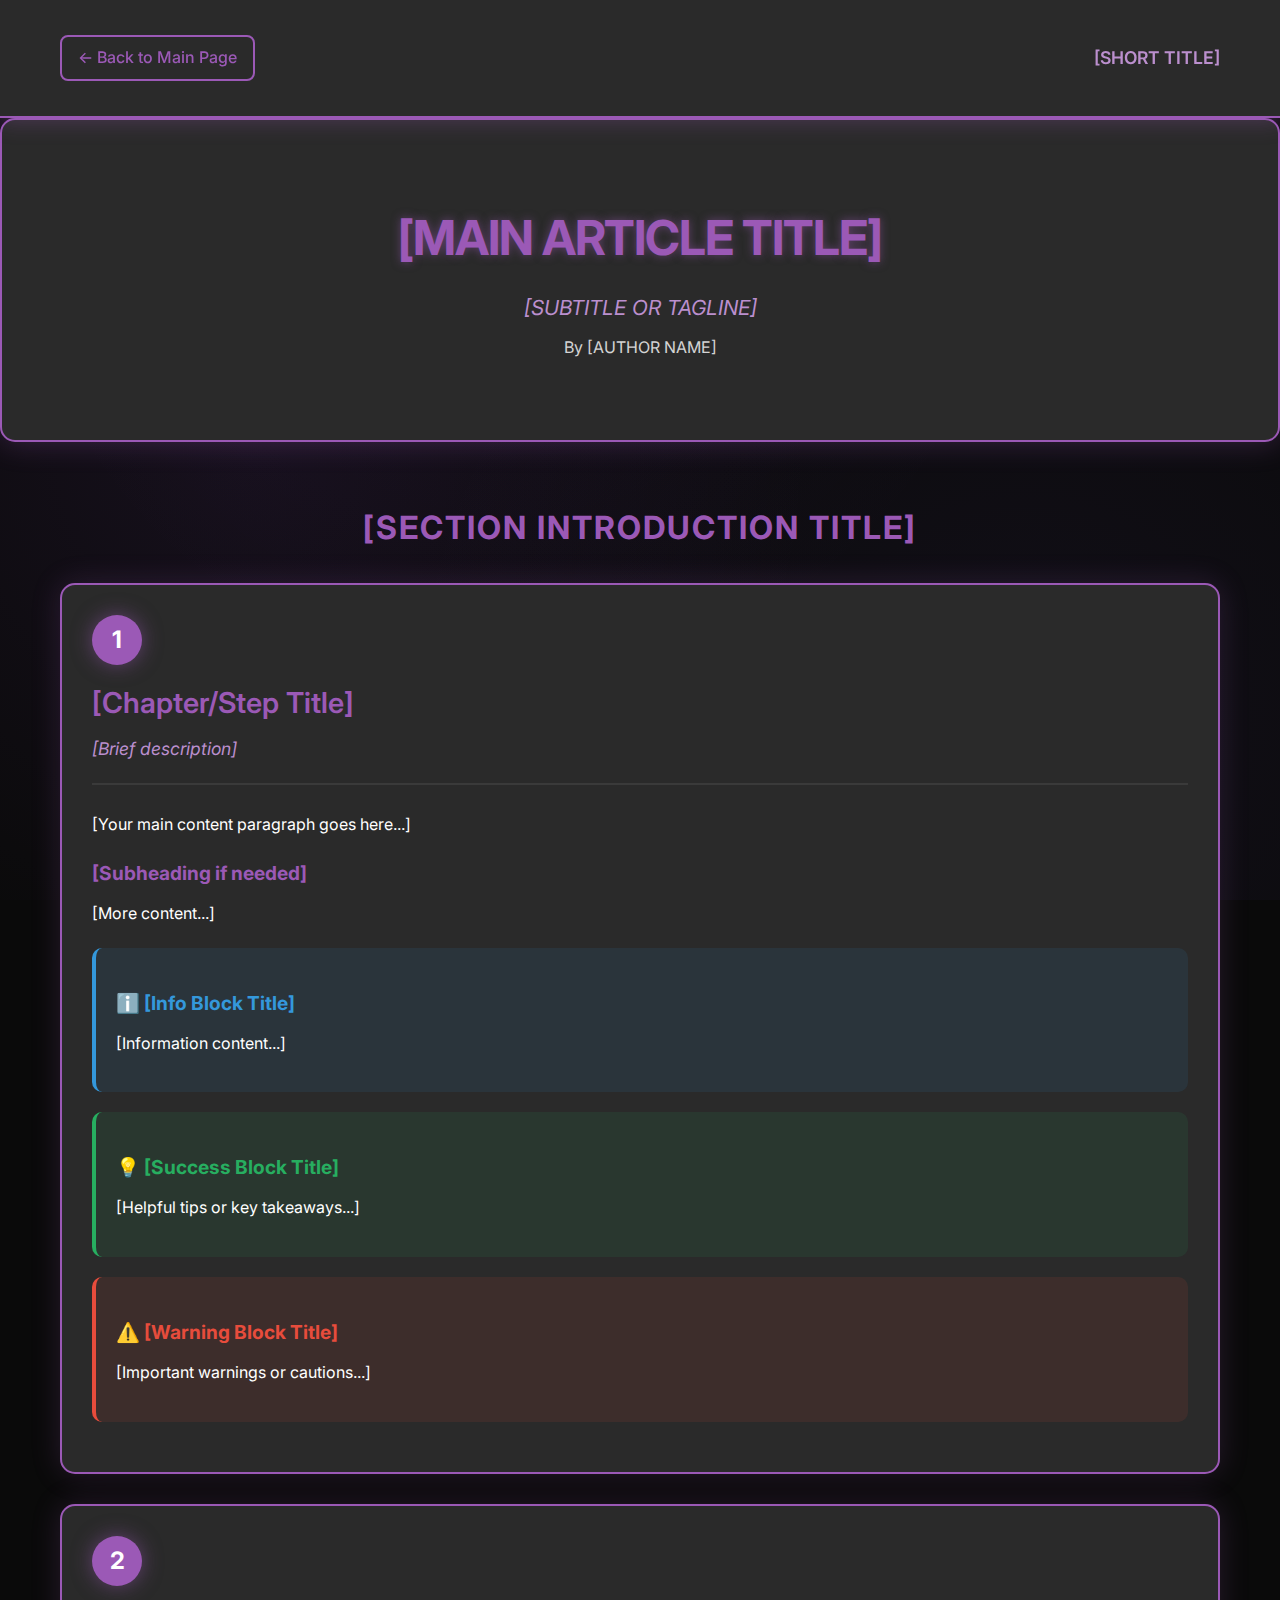
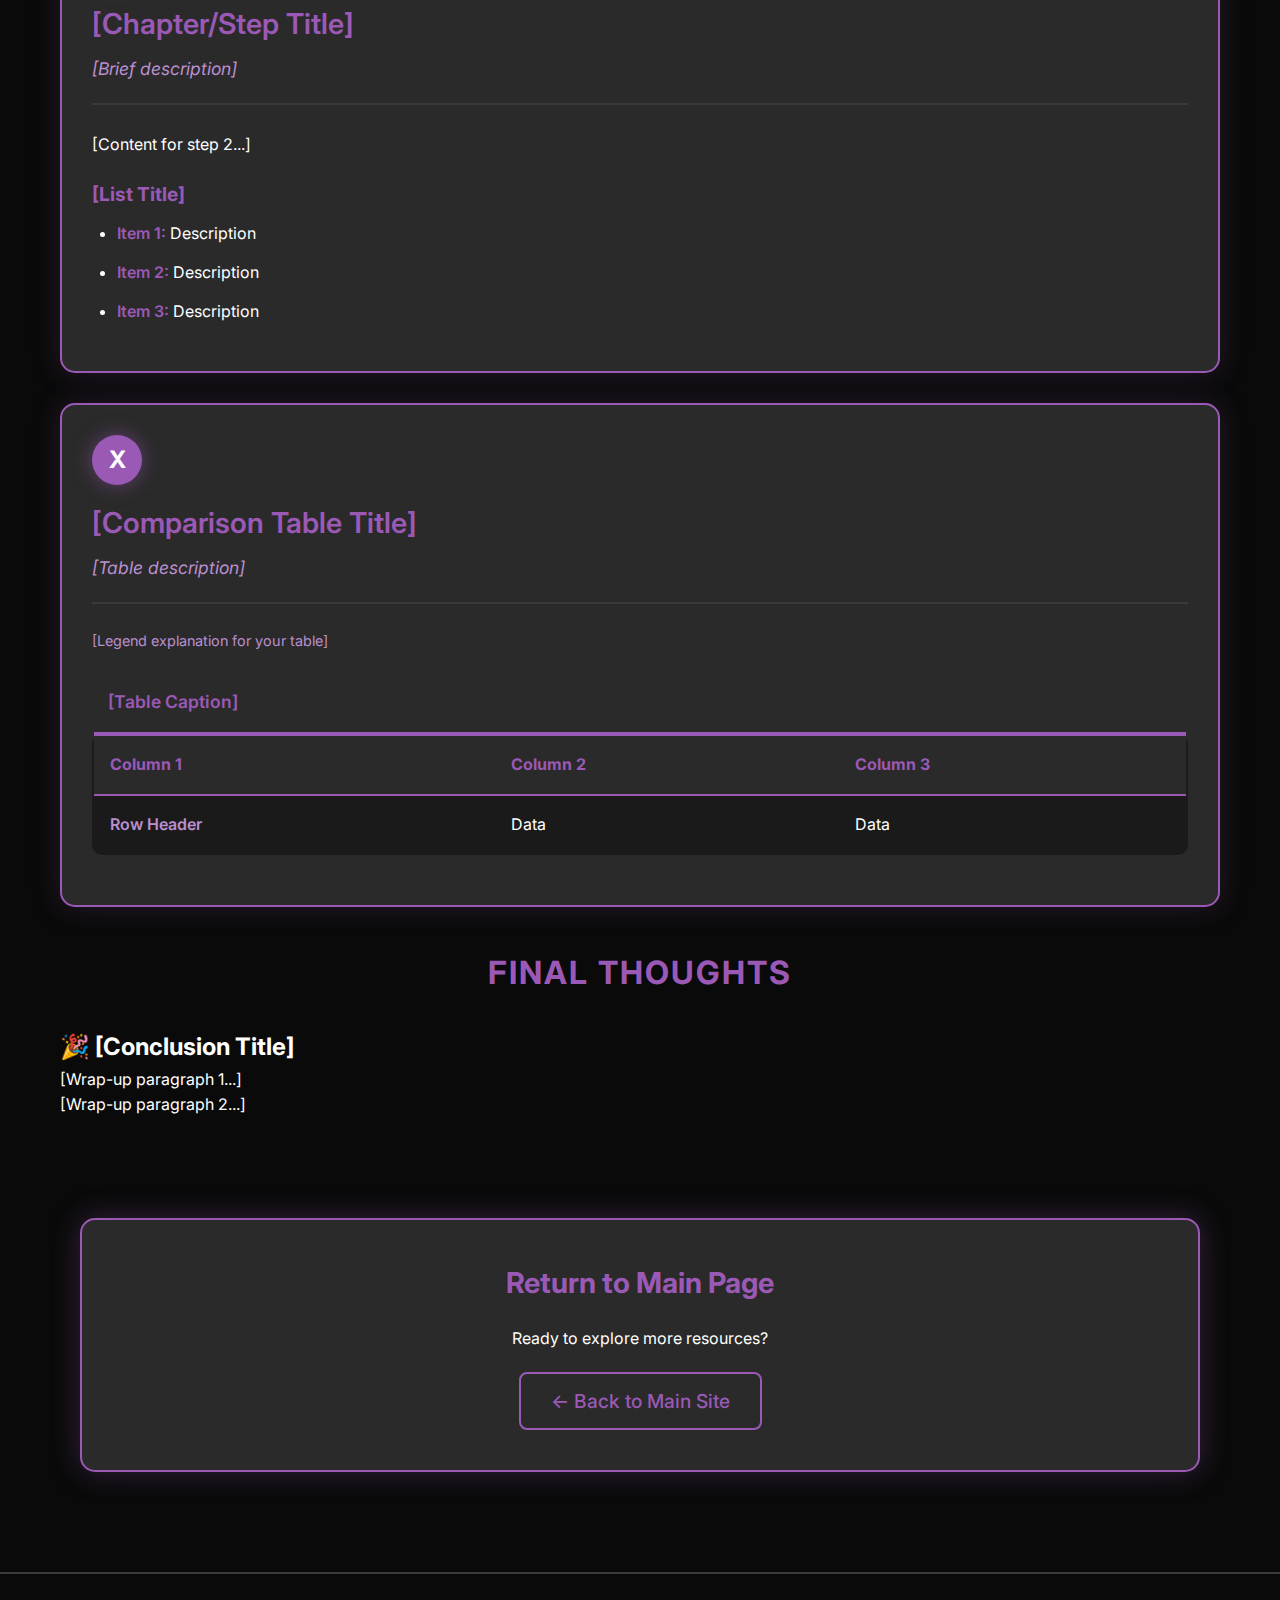
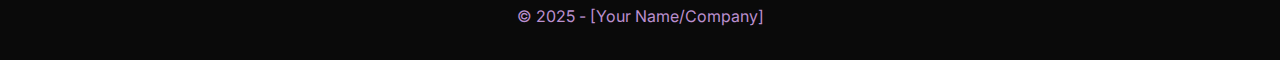
<file: articletemplate.html>
<!DOCTYPE html>
<html lang="en">
<head>
    <meta charset="UTF-8">
    <meta name="viewport" content="width=device-width, initial-scale=1.0">
    <title>[ARTICLE TITLE] - Your Site Name</title>
    <link rel="stylesheet" href="article-style.css">
</head>
<body>
    <!-- Navigation Header -->
    <nav class="nav-header">
        <div class="container">
            <a href="index.html" class="back-link">← Back to Main Page</a>
            <div class="nav-title">[SHORT TITLE]</div>
        </div>
    </nav>

    <!-- Main Header -->
    <header class="header">
        <div class="container">
            <h1>[MAIN ARTICLE TITLE]</h1>
            <div class="subtitle">[SUBTITLE OR TAGLINE]</div>
            <div class="author">By [AUTHOR NAME]</div>
        </div>
    </header>

    <div class="container">
        <!-- Main Content Section -->
        <section class="content-section">
            <h2 class="section-title">[SECTION INTRODUCTION TITLE]</h2>

            <!-- ============================================ -->
            <!-- STEP/CHAPTER 1 -->
            <!-- ============================================ -->
            <div class="step-card">
                <div class="step-header">
                    <div class="step-number">1</div>
                    <div class="step-title">[Chapter/Step Title]</div>
                    <div class="step-subtitle">[Brief description]</div>
                </div>
                <div class="step-content">
                    <p>[Your main content paragraph goes here...]</p>

                    <h4>[Subheading if needed]</h4>
                    <p>[More content...]</p>

                    <!-- Info Block (Blue) - For general information -->
                    <div class="info-block">
                        <h4>ℹ️ [Info Block Title]</h4>
                        <p>[Information content...]</p>
                    </div>

                    <!-- Success Block (Green) - For tips and key takeaways -->
                    <div class="success-block">
                        <h4>💡 [Success Block Title]</h4>
                        <p>[Helpful tips or key takeaways...]</p>
                    </div>

                    <!-- Warning Block (Red/Orange) - For important warnings -->
                    <div class="warning-block">
                        <h4>⚠️ [Warning Block Title]</h4>
                        <p>[Important warnings or cautions...]</p>
                    </div>
                </div>
            </div>

            <!-- ============================================ -->
            <!-- STEP/CHAPTER 2 -->
            <!-- ============================================ -->
            <div class="step-card">
                <div class="step-header">
                    <div class="step-number">2</div>
                    <div class="step-title">[Chapter/Step Title]</div>
                    <div class="step-subtitle">[Brief description]</div>
                </div>
                <div class="step-content">
                    <p>[Content for step 2...]</p>

                    <!-- Using Lists -->
                    <h4>[List Title]</h4>
                    <ul>
                        <li><strong>Item 1:</strong> Description</li>
                        <li><strong>Item 2:</strong> Description</li>
                        <li><strong>Item 3:</strong> Description</li>
                    </ul>
                </div>
            </div>

            <!-- ============================================ -->
            <!-- COMPARISON TABLE (Optional) -->
            <!-- ============================================ -->
            <div class="step-card">
                <div class="step-header">
                    <div class="step-number">X</div>
                    <div class="step-title">[Comparison Table Title]</div>
                    <div class="step-subtitle">[Table description]</div>
                </div>
                <div class="step-content">
                    <div class="legend" style="color: #bb8fce; font-size: 0.9rem; margin: 0.5rem 0 1rem;">
                        [Legend explanation for your table]
                    </div>

                    <div class="table-scroll" style="width: 100%; overflow-x: auto; margin: 20px 0;">
                        <table class="material-table" style="width: 100%; border-collapse: collapse; background: #1a1a1a; border: 2px solid #9b59b6; border-radius: 10px; color: white;">
                            <caption style="background: #2a2a2a; color: #9b59b6; border-bottom: 2px solid #9b59b6; text-align: left; padding: 1rem; font-weight: 600; font-size: 1.1rem;">[Table Caption]</caption>
                            <thead>
                                <tr>
                                    <th scope="col" style="padding: 1rem; background: #2a2a2a; color: #9b59b6; font-weight: 700; border-bottom: 2px solid #9b59b6; text-align: left;">Column 1</th>
                                    <th scope="col" style="padding: 1rem; background: #2a2a2a; color: #9b59b6; font-weight: 700; border-bottom: 2px solid #9b59b6; text-align: left;">Column 2</th>
                                    <th scope="col" style="padding: 1rem; background: #2a2a2a; color: #9b59b6; font-weight: 700; border-bottom: 2px solid #9b59b6; text-align: left;">Column 3</th>
                                </tr>
                            </thead>
                            <tbody>
                                <tr>
                                    <th scope="row" style="padding: 1rem; color: #bb8fce; font-weight: 600; border-bottom: 1px solid #3a3a3a; text-align: left;">Row Header</th>
                                    <td style="padding: 1rem; color: white; border-bottom: 1px solid #3a3a3a; text-align: left;">Data</td>
                                    <td style="padding: 1rem; color: white; border-bottom: 1px solid #3a3a3a; text-align: left;">Data</td>
                                </tr>
                            </tbody>
                        </table>
                    </div>
                </div>
            </div>

            <!-- ============================================ -->
            <!-- STAR RATING EXAMPLE (Optional) -->
            <!-- ============================================ -->
            <!-- Use within table cells or content blocks -->
            <!-- Filled Star: <span class="star filled" style="color: #f5b301;">★</span> -->
            <!-- Empty Star: <span class="star empty" style="color: #666;">☆</span> -->

        </section>

        <!-- Conclusion Section -->
        <section class="content-section">
            <h2 class="section-title">Final Thoughts</h2>
            <div class="conclusion">
                <h2>🎉 [Conclusion Title]</h2>
                <p>[Wrap-up paragraph 1...]</p>
                <p>[Wrap-up paragraph 2...]</p>
            </div>
        </section>

        <!-- Back to Main Site -->
        <section class="back-section">
            <div class="back-card">
                <h3>Return to Main Page</h3>
                <p>Ready to explore more resources?</p>
                <a href="index.html" class="back-button">← Back to Main Site</a>
            </div>
        </section>
    </div>

    <!-- Smooth Scrolling Script -->
    <script>
        document.querySelectorAll('a[href^="#"]').forEach(anchor => {
            anchor.addEventListener('click', function (e) {
                e.preventDefault();
                document.querySelector(this.getAttribute('href')).scrollIntoView({
                    behavior: 'smooth'
                });
            });
        });
    </script>

    <!-- Footer -->
    <footer>
        <p>© 2025 - [Your Name/Company]</p>
    </footer>
</body>
</html>
</file>
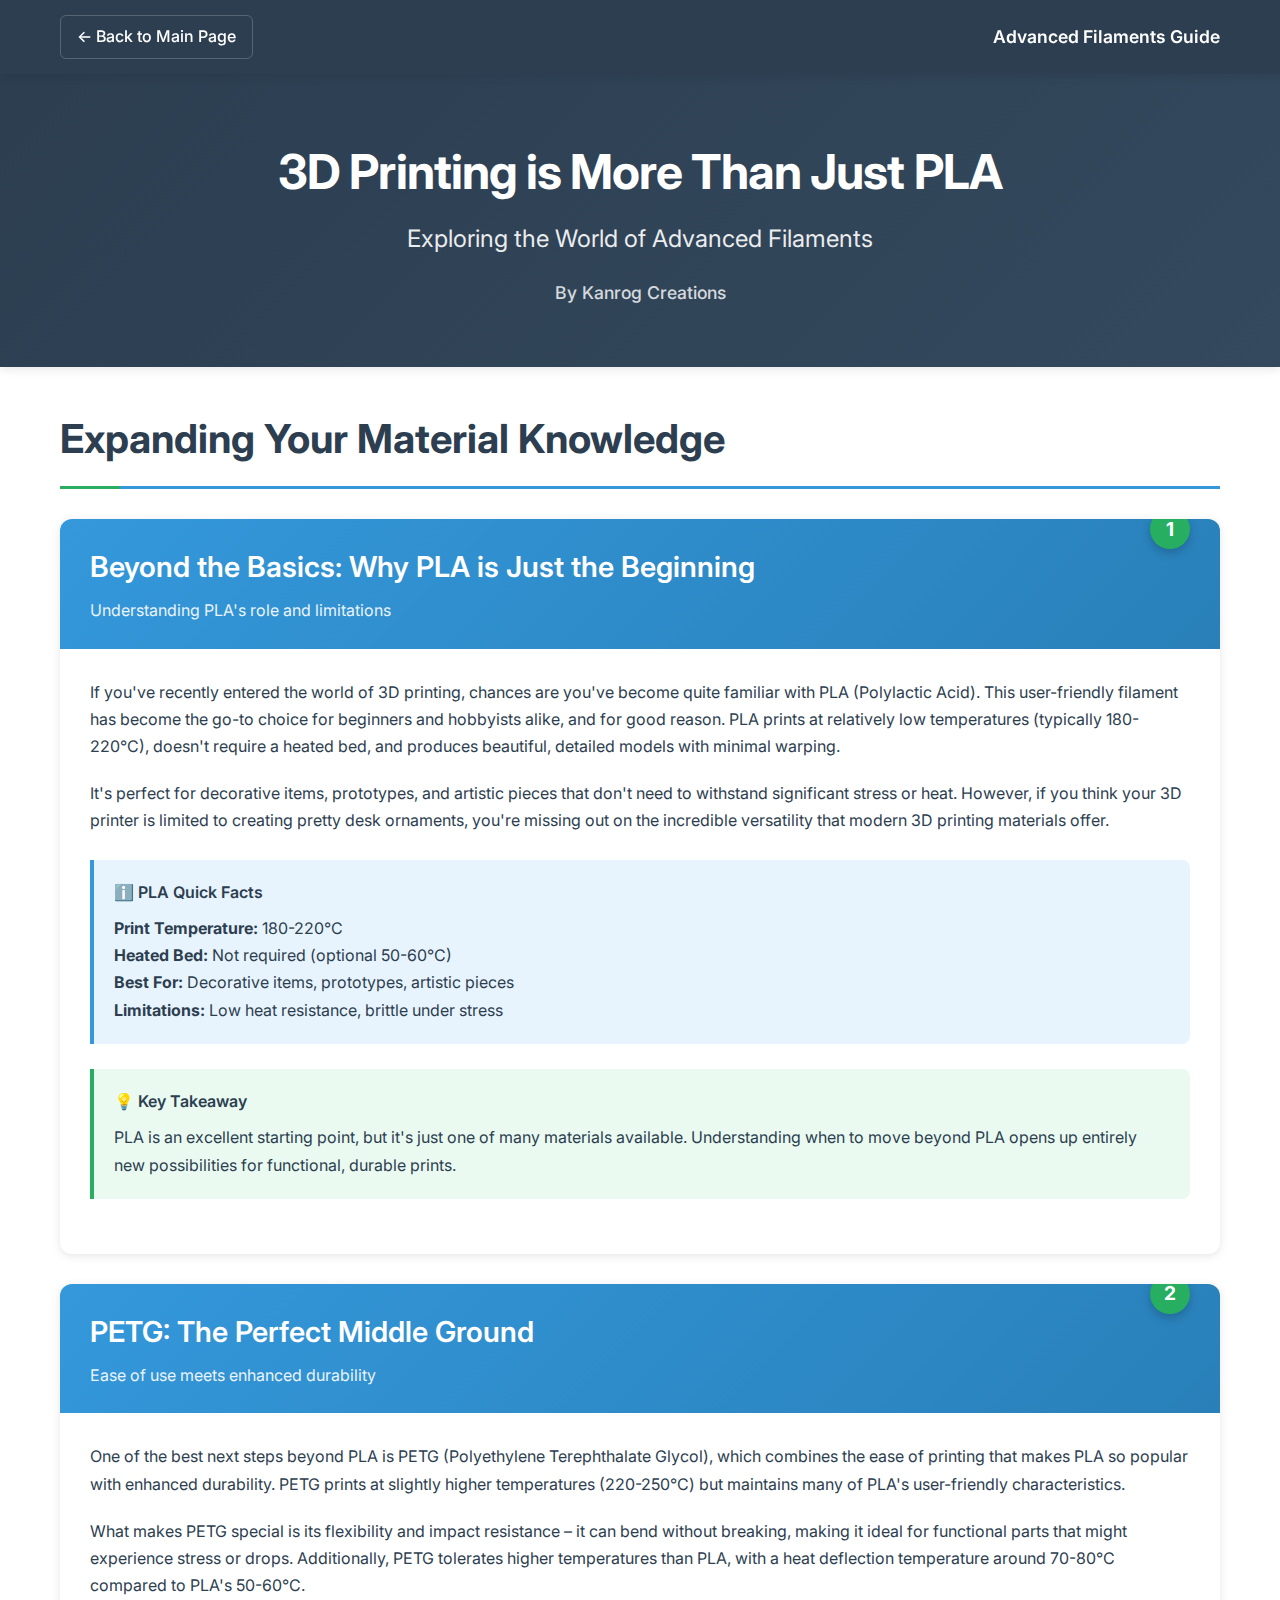
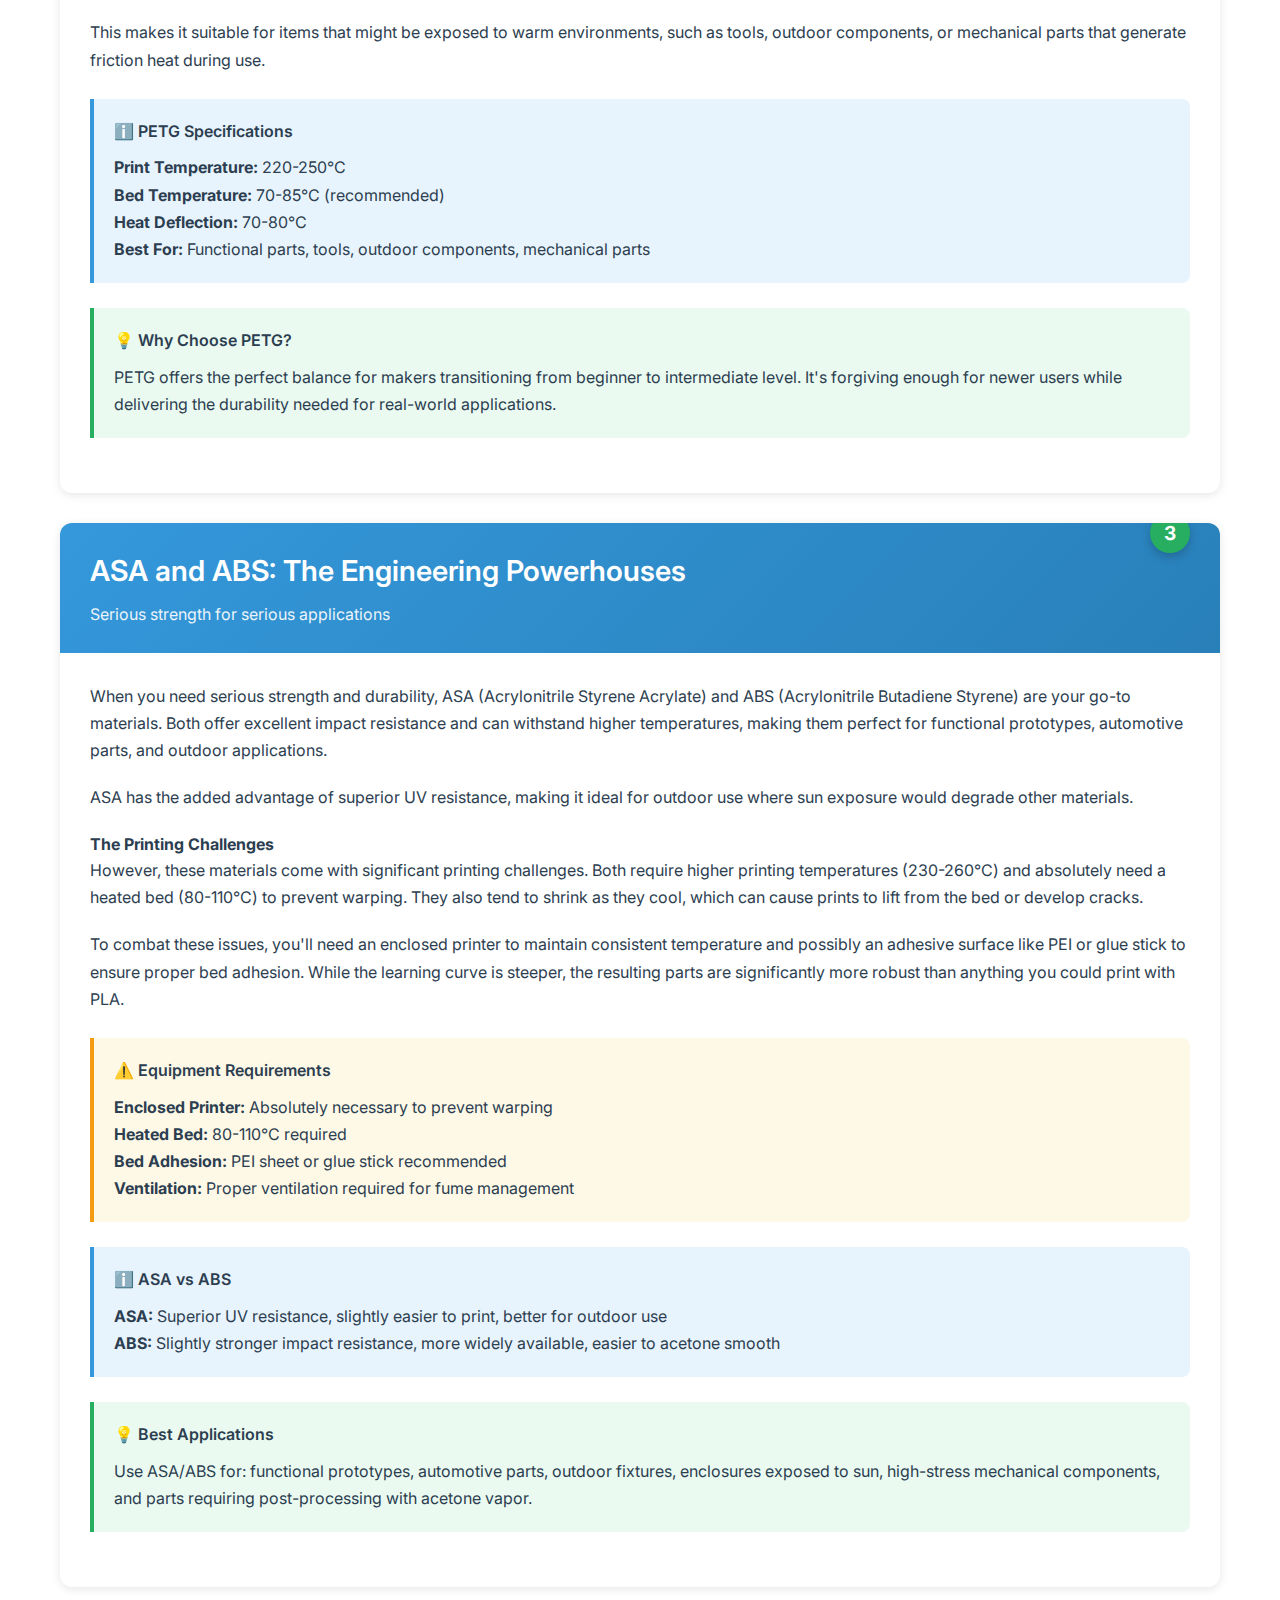
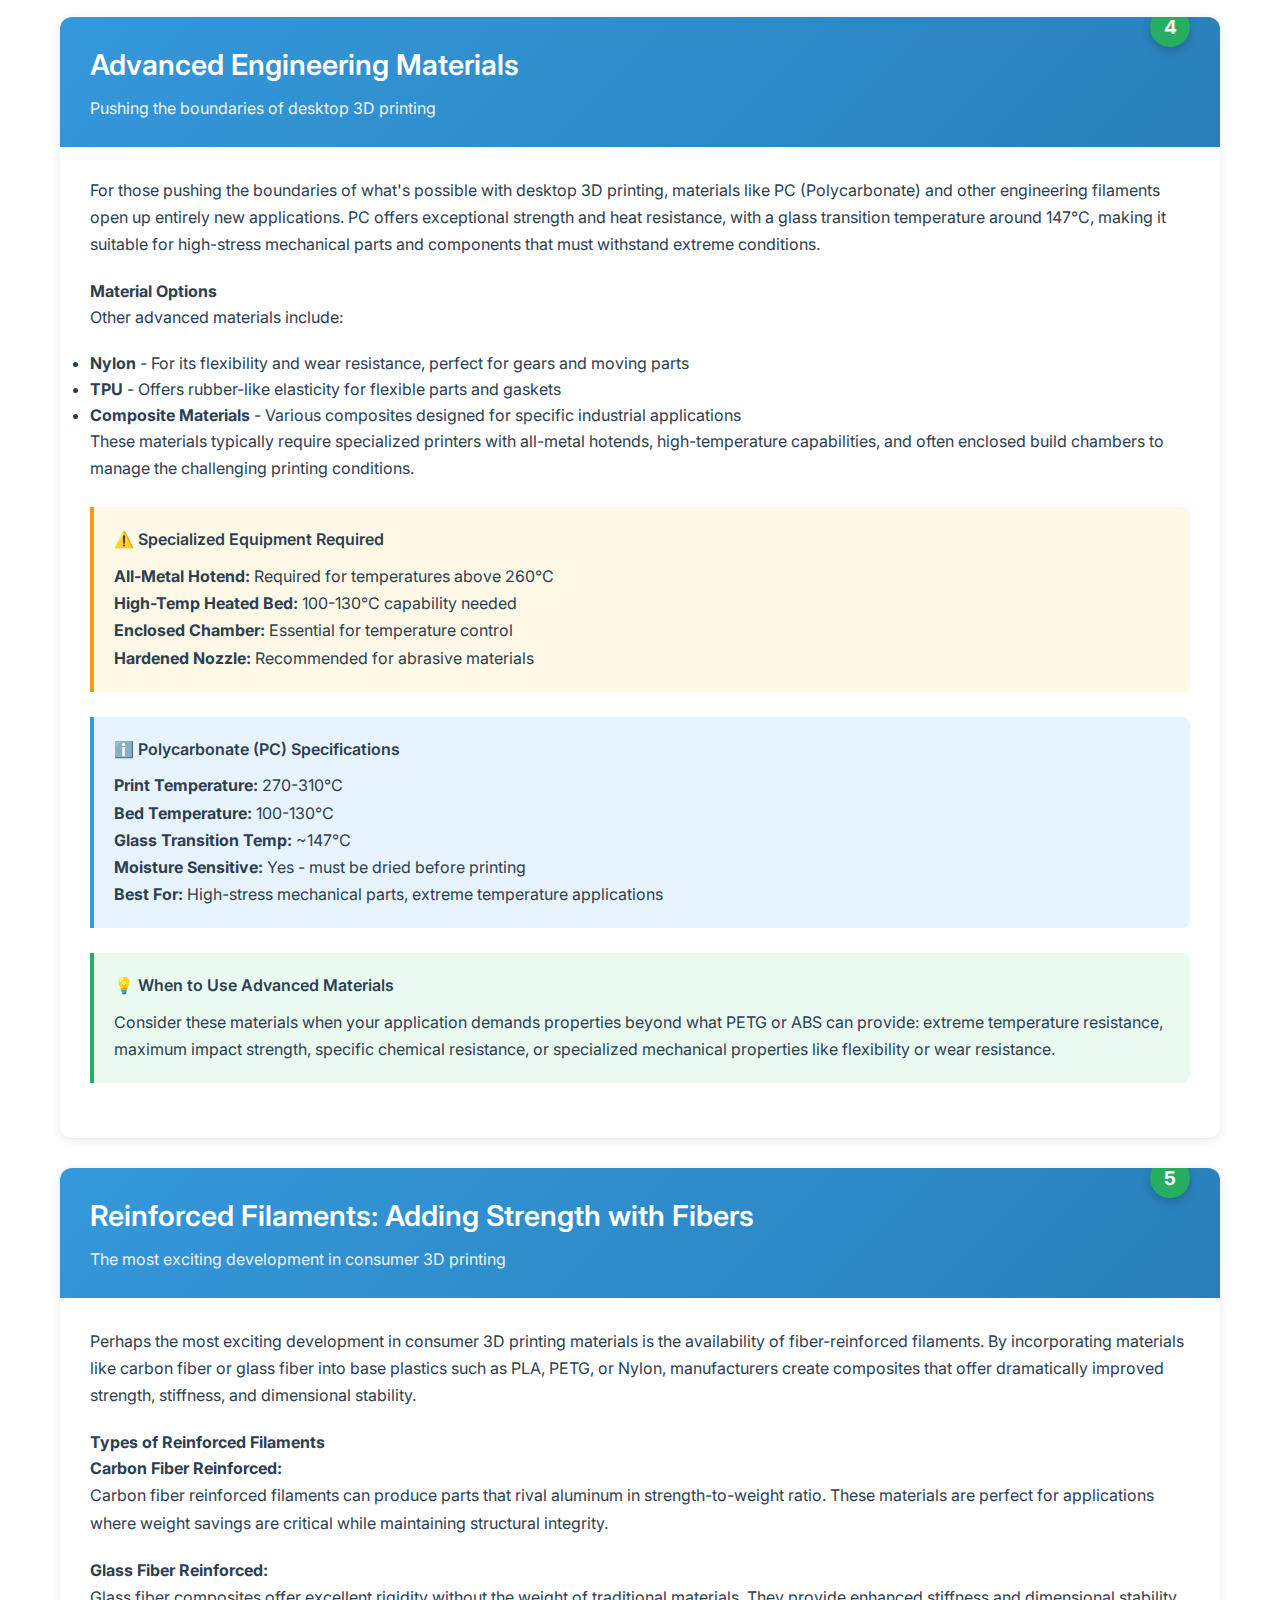
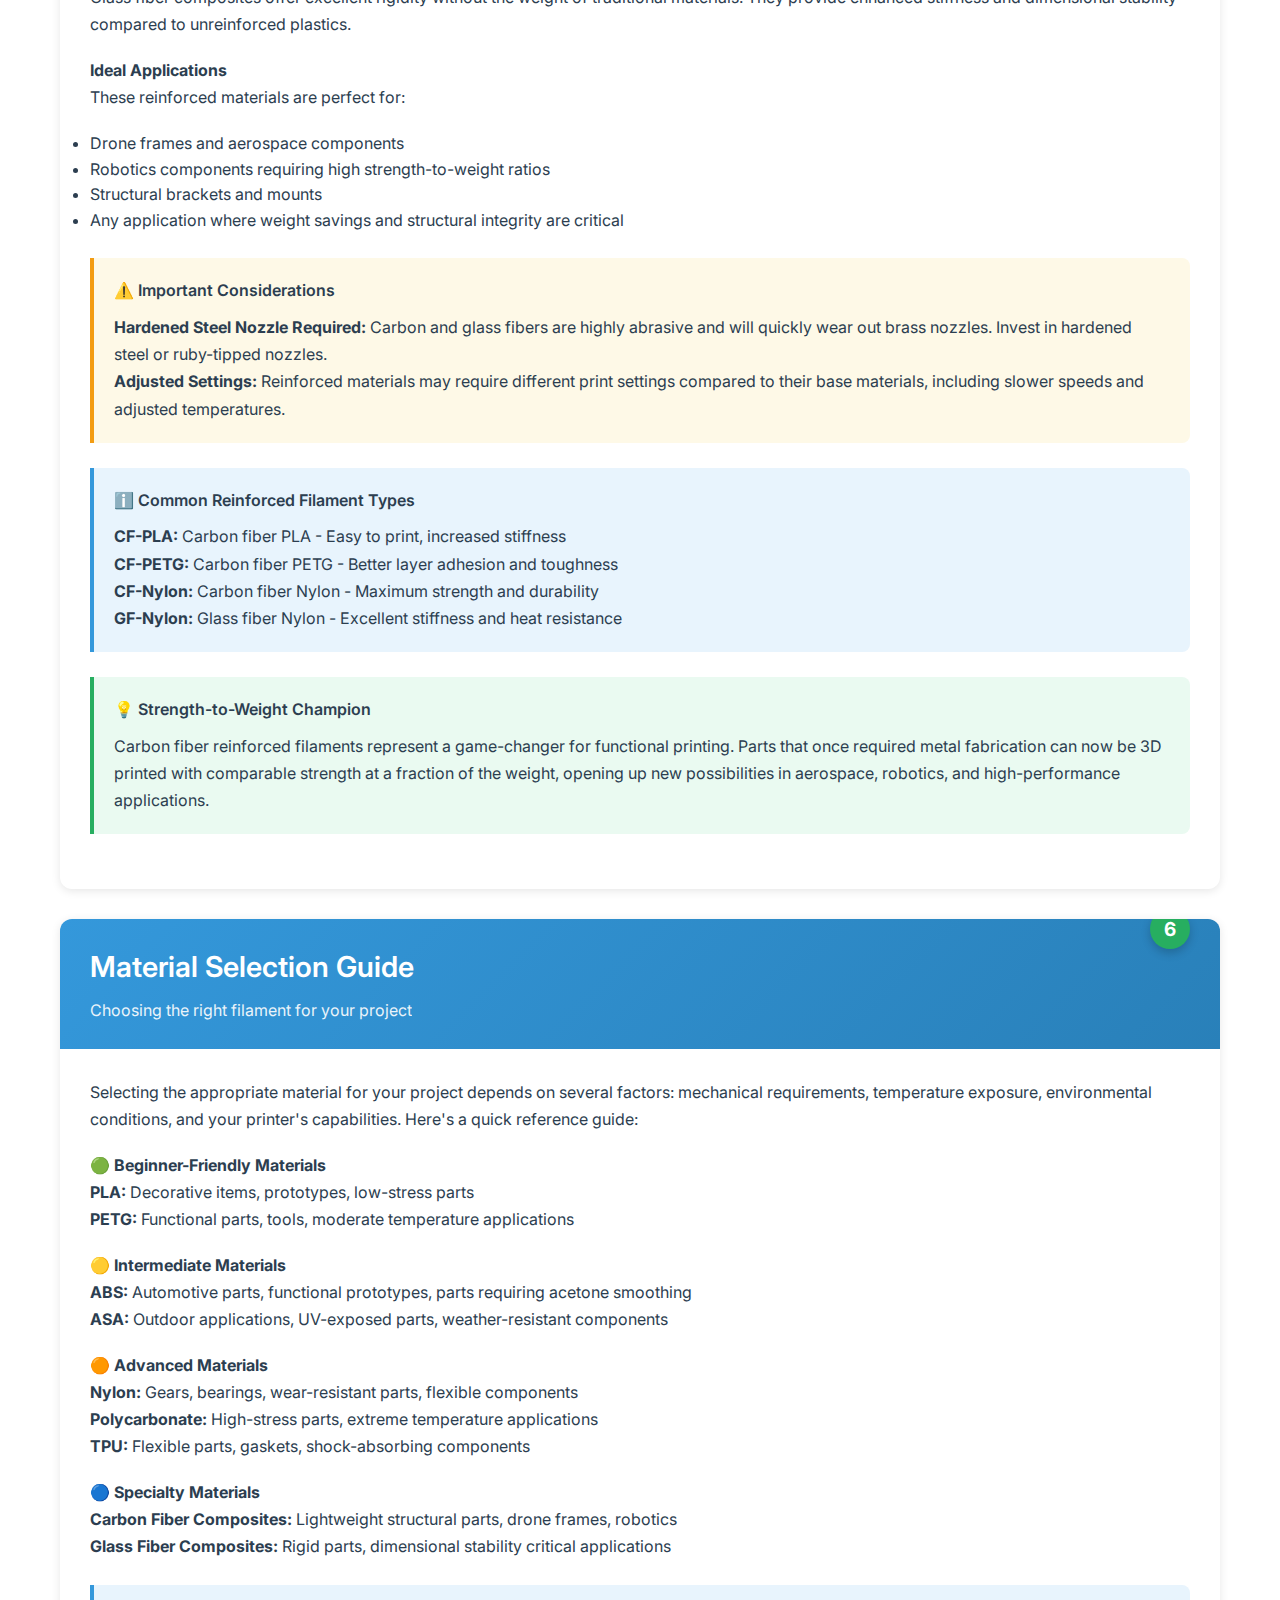
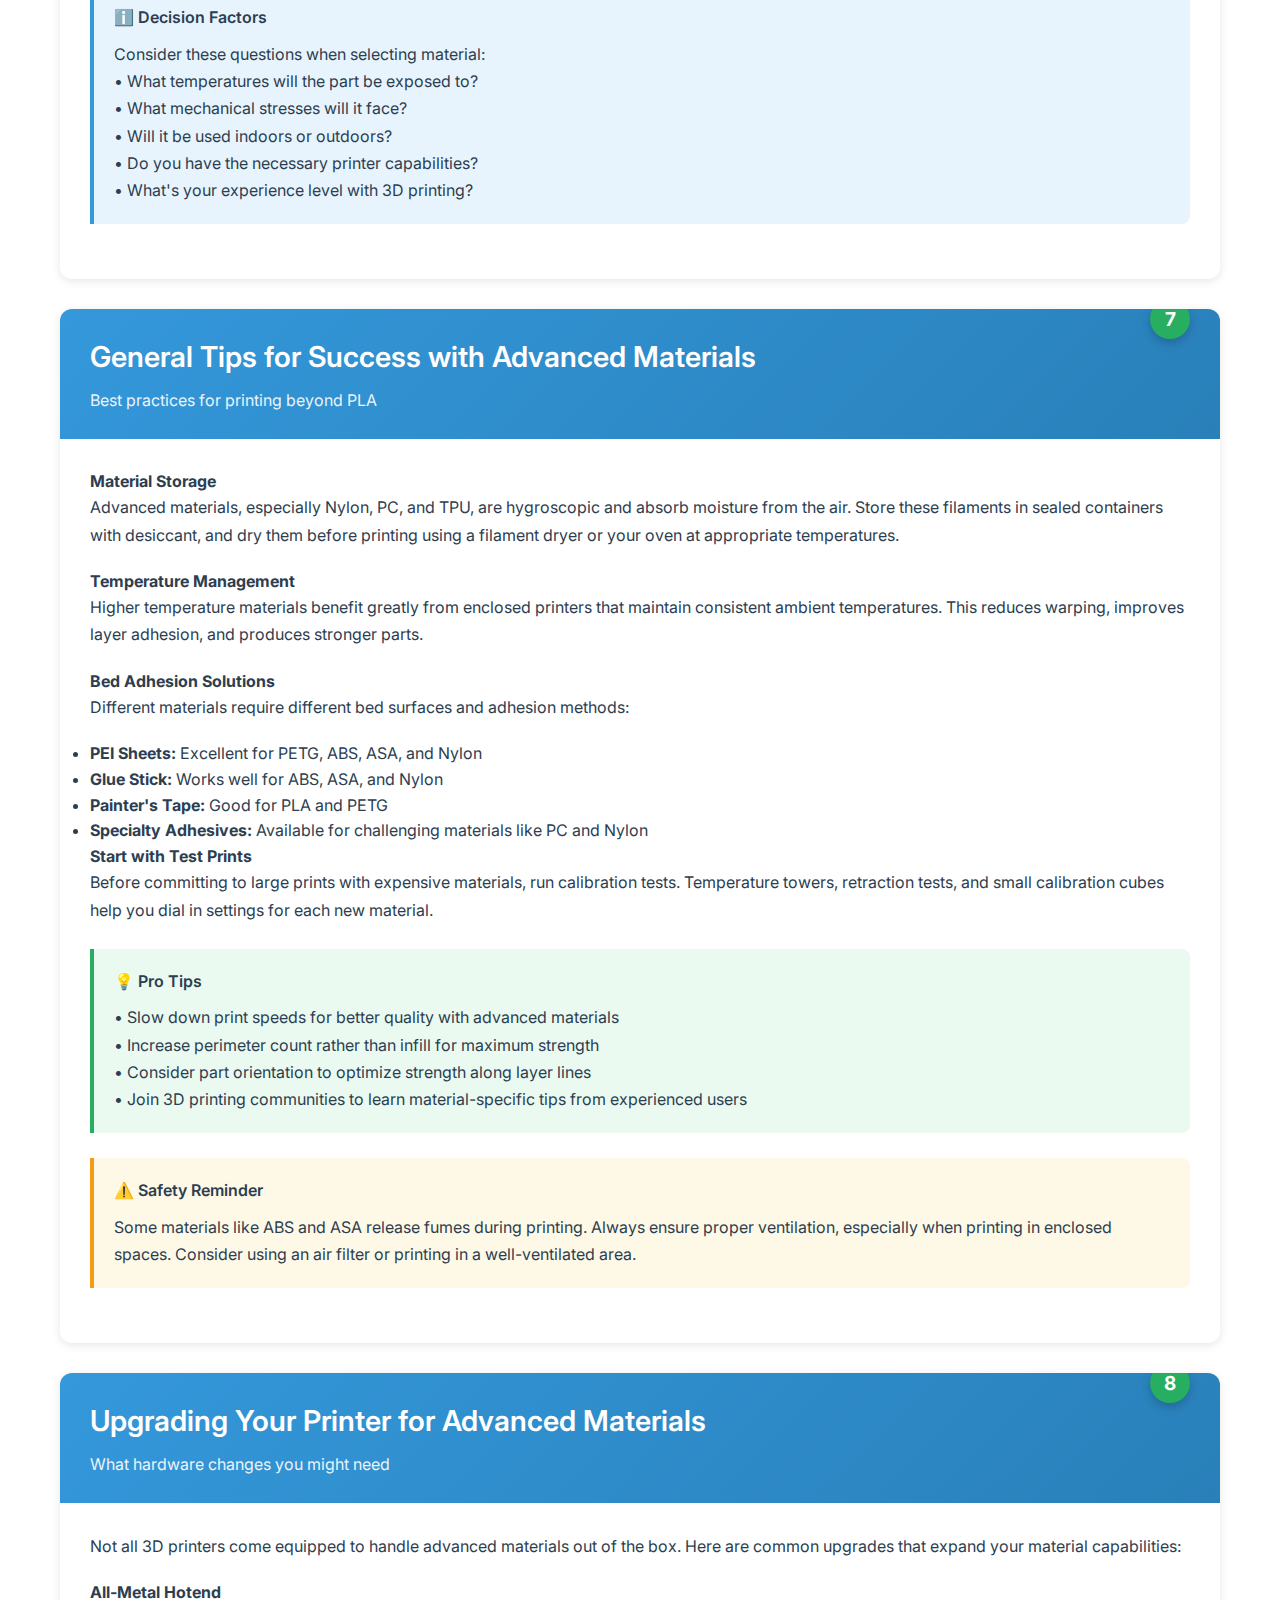
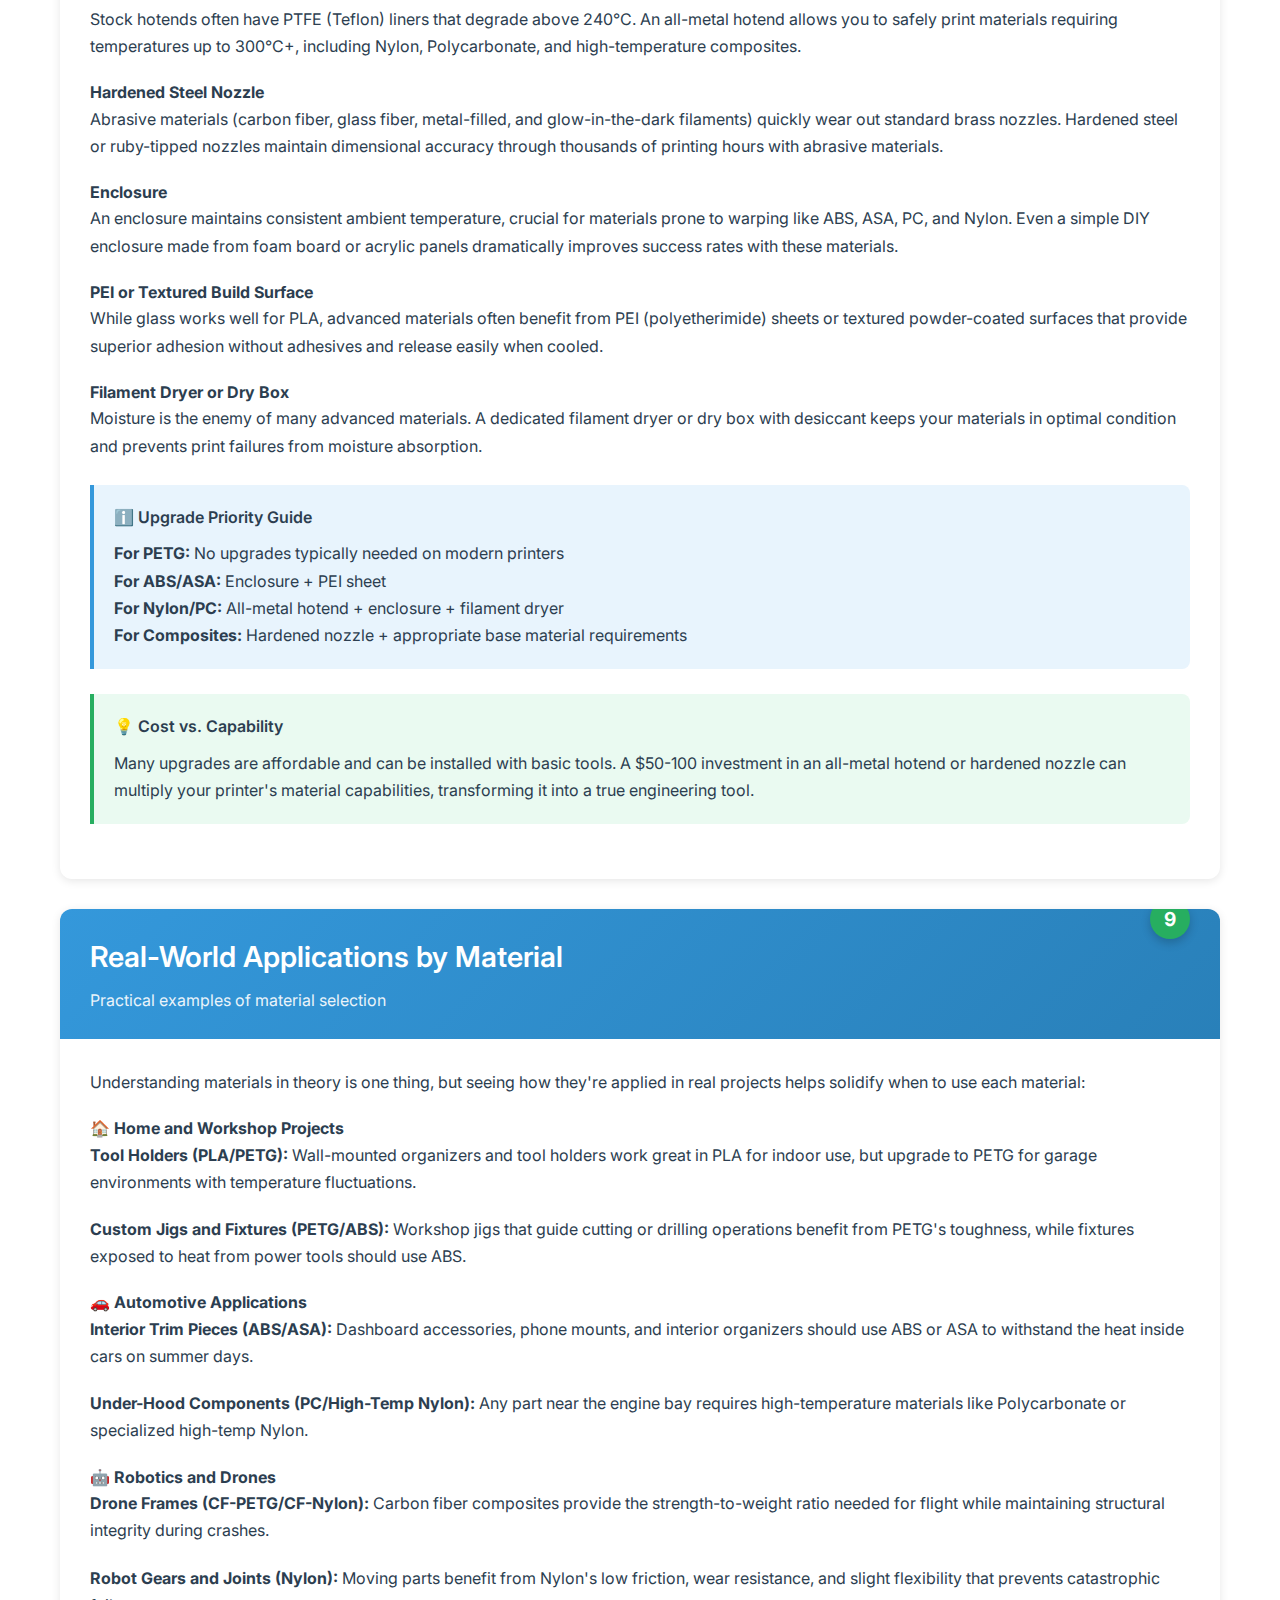
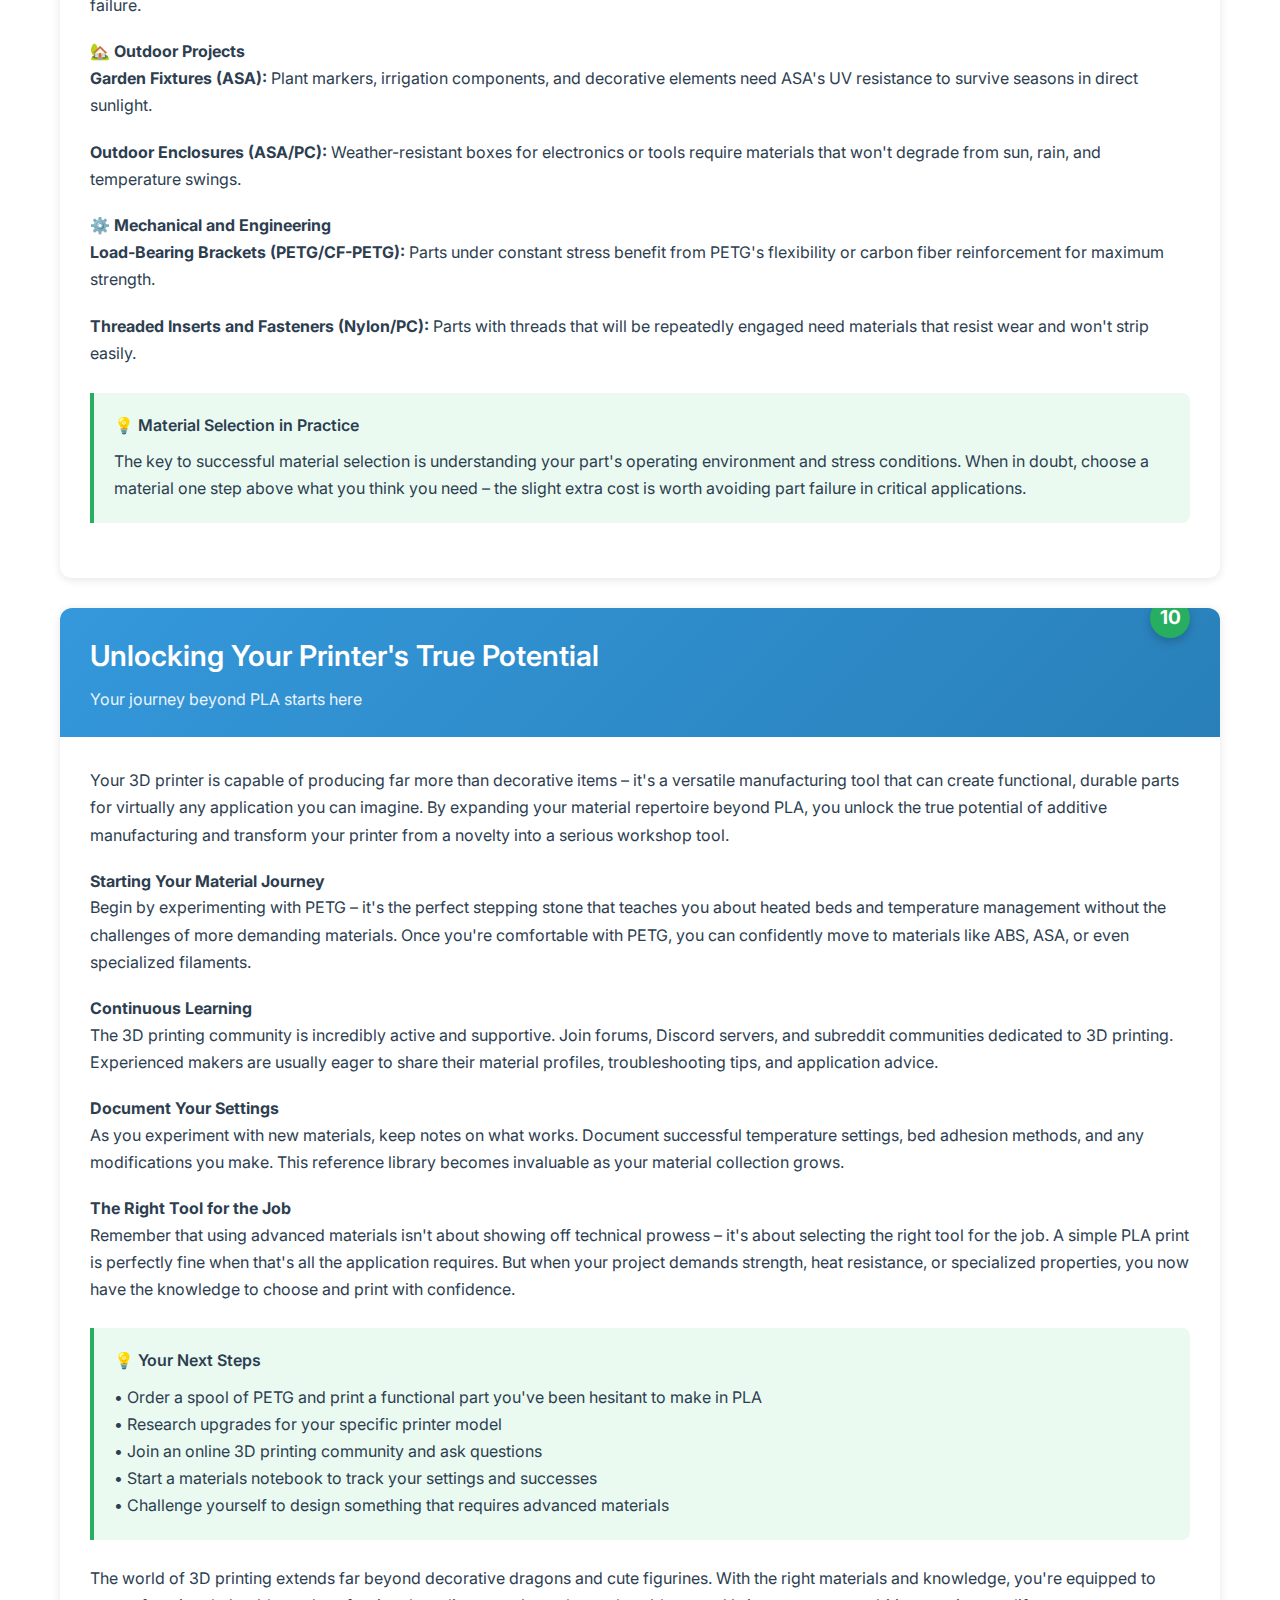
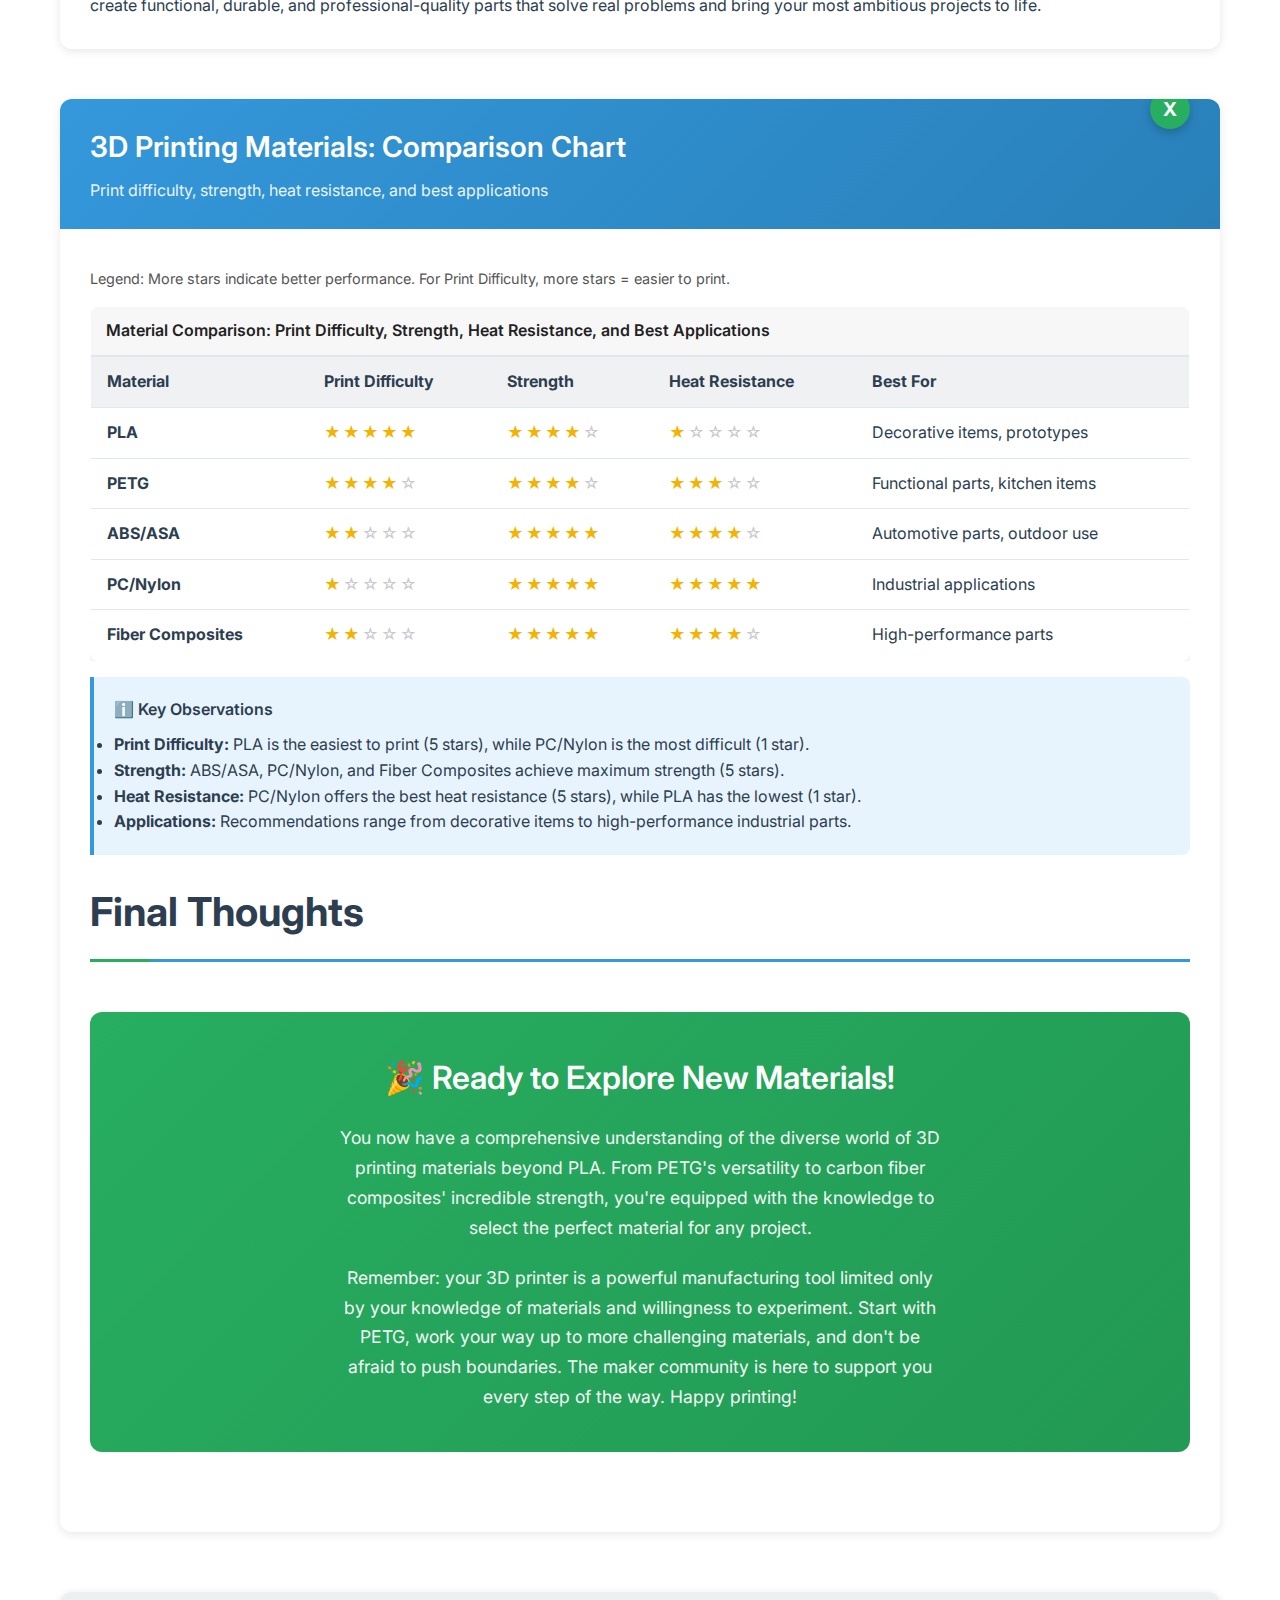
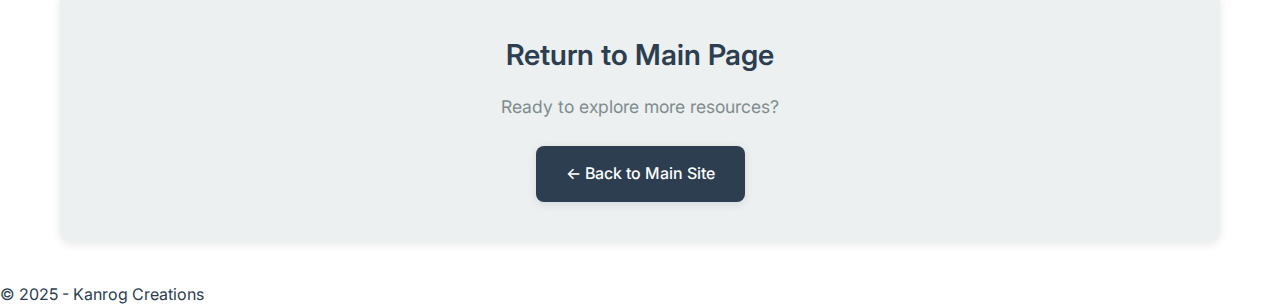
<file: morethanpla.html>
<!DOCTYPE html>
<html lang="en">
<head>
    <meta charset="UTF-8">
    <meta name="viewport" content="width=device-width, initial-scale=1.0">
    <title>3D Printing Advanced Filaments Guide</title>
    <link rel="stylesheet" href="assets/css/tutorial.css">
    <link rel="icon" type="image/x-icon" href="data:image/svg+xml,<svg xmlns='http://www.w3.org/2000/svg' viewBox='0 0 100 100'><text y='.9em' font-size='90'>🖨️</text></svg>">
    <script src="https://sites.super.myninja.ai/_assets/ninja-daytona-script.js"></script>
</head>
<body>
    <!-- Navigation Header -->
    <nav class="nav-header">
        <div class="container">
            <a href="index.html" class="back-link">← Back to Main Page</a>
            <div class="nav-title">Advanced Filaments Guide</div>
        </div>
    </nav>

    <header class="header">
        <div class="container">
            <h1>3D Printing is More Than Just PLA</h1>
            <div class="subtitle">Exploring the World of Advanced Filaments</div>
            <div class="author">By Kanrog Creations</div>
        </div>
    </header>

    <div class="container">
        <!-- Main Content Section -->
        <section class="content-section">
            <h2 class="section-title">Expanding Your Material Knowledge</h2>

            <!-- ============================================ -->
            <!-- CHAPTER 1 - Introduction -->
            <!-- ============================================ -->
            <div class="step-card">
                <div class="step-header">
                    <div class="step-number">1</div>
                    <div class="step-title">Beyond the Basics: Why PLA is Just the Beginning</div>
                    <div class="step-subtitle">Understanding PLA's role and limitations</div>
                </div>
                <div class="step-content">
                    <p>If you've recently entered the world of 3D printing, chances are you've become quite familiar with PLA (Polylactic Acid). This user-friendly filament has become the go-to choice for beginners and hobbyists alike, and for good reason. PLA prints at relatively low temperatures (typically 180-220°C), doesn't require a heated bed, and produces beautiful, detailed models with minimal warping.</p>

                    <p>It's perfect for decorative items, prototypes, and artistic pieces that don't need to withstand significant stress or heat. However, if you think your 3D printer is limited to creating pretty desk ornaments, you're missing out on the incredible versatility that modern 3D printing materials offer.</p>

                    <div class="info-block">
                        <h4>ℹ️ PLA Quick Facts</h4>
                        <p><strong>Print Temperature:</strong> 180-220°C<br>
                        <strong>Heated Bed:</strong> Not required (optional 50-60°C)<br>
                        <strong>Best For:</strong> Decorative items, prototypes, artistic pieces<br>
                        <strong>Limitations:</strong> Low heat resistance, brittle under stress</p>
                    </div>

                    <div class="success-block">
                        <h4>💡 Key Takeaway</h4>
                        <p>PLA is an excellent starting point, but it's just one of many materials available. Understanding when to move beyond PLA opens up entirely new possibilities for functional, durable prints.</p>
                    </div>
                </div>
            </div>

            <!-- CHAPTER 2 - PETG -->
            <div class="step-card">
                <div class="step-header">
                    <div class="step-number">2</div>
                    <div class="step-title">PETG: The Perfect Middle Ground</div>
                    <div class="step-subtitle">Ease of use meets enhanced durability</div>
                </div>
                <div class="step-content">
                    <p>One of the best next steps beyond PLA is PETG (Polyethylene Terephthalate Glycol), which combines the ease of printing that makes PLA so popular with enhanced durability. PETG prints at slightly higher temperatures (220-250°C) but maintains many of PLA's user-friendly characteristics.</p>

                    <p>What makes PETG special is its flexibility and impact resistance – it can bend without breaking, making it ideal for functional parts that might experience stress or drops. Additionally, PETG tolerates higher temperatures than PLA, with a heat deflection temperature around 70-80°C compared to PLA's 50-60°C.</p>

                    <p>This makes it suitable for items that might be exposed to warm environments, such as tools, outdoor components, or mechanical parts that generate friction heat during use.</p>

                    <div class="info-block">
                        <h4>ℹ️ PETG Specifications</h4>
                        <p><strong>Print Temperature:</strong> 220-250°C<br>
                        <strong>Bed Temperature:</strong> 70-85°C (recommended)<br>
                        <strong>Heat Deflection:</strong> 70-80°C<br>
                        <strong>Best For:</strong> Functional parts, tools, outdoor components, mechanical parts</p>
                    </div>

                    <div class="success-block">
                        <h4>💡 Why Choose PETG?</h4>
                        <p>PETG offers the perfect balance for makers transitioning from beginner to intermediate level. It's forgiving enough for newer users while delivering the durability needed for real-world applications.</p>
                    </div>
                </div>
            </div>

            <!-- CHAPTER 3 - ASA and ABS -->
            <div class="step-card">
                <div class="step-header">
                    <div class="step-number">3</div>
                    <div class="step-title">ASA and ABS: The Engineering Powerhouses</div>
                    <div class="step-subtitle">Serious strength for serious applications</div>
                </div>
                <div class="step-content">
                    <p>When you need serious strength and durability, ASA (Acrylonitrile Styrene Acrylate) and ABS (Acrylonitrile Butadiene Styrene) are your go-to materials. Both offer excellent impact resistance and can withstand higher temperatures, making them perfect for functional prototypes, automotive parts, and outdoor applications.</p>

                    <p>ASA has the added advantage of superior UV resistance, making it ideal for outdoor use where sun exposure would degrade other materials.</p>

                    <h4>The Printing Challenges</h4>
                    <p>However, these materials come with significant printing challenges. Both require higher printing temperatures (230-260°C) and absolutely need a heated bed (80-110°C) to prevent warping. They also tend to shrink as they cool, which can cause prints to lift from the bed or develop cracks.</p>

                    <p>To combat these issues, you'll need an enclosed printer to maintain consistent temperature and possibly an adhesive surface like PEI or glue stick to ensure proper bed adhesion. While the learning curve is steeper, the resulting parts are significantly more robust than anything you could print with PLA.</p>

                    <div class="warning-block">
                        <h4>⚠️ Equipment Requirements</h4>
                        <p><strong>Enclosed Printer:</strong> Absolutely necessary to prevent warping<br>
                        <strong>Heated Bed:</strong> 80-110°C required<br>
                        <strong>Bed Adhesion:</strong> PEI sheet or glue stick recommended<br>
                        <strong>Ventilation:</strong> Proper ventilation required for fume management</p>
                    </div>

                    <div class="info-block">
                        <h4>ℹ️ ASA vs ABS</h4>
                        <p><strong>ASA:</strong> Superior UV resistance, slightly easier to print, better for outdoor use<br>
                        <strong>ABS:</strong> Slightly stronger impact resistance, more widely available, easier to acetone smooth</p>
                    </div>

                    <div class="success-block">
                        <h4>💡 Best Applications</h4>
                        <p>Use ASA/ABS for: functional prototypes, automotive parts, outdoor fixtures, enclosures exposed to sun, high-stress mechanical components, and parts requiring post-processing with acetone vapor.</p>
                    </div>
                </div>
            </div>

            <!-- CHAPTER 4 - Advanced Engineering Materials -->
            <div class="step-card">
                <div class="step-header">
                    <div class="step-number">4</div>
                    <div class="step-title">Advanced Engineering Materials</div>
                    <div class="step-subtitle">Pushing the boundaries of desktop 3D printing</div>
                </div>
                <div class="step-content">
                    <p>For those pushing the boundaries of what's possible with desktop 3D printing, materials like PC (Polycarbonate) and other engineering filaments open up entirely new applications. PC offers exceptional strength and heat resistance, with a glass transition temperature around 147°C, making it suitable for high-stress mechanical parts and components that must withstand extreme conditions.</p>

                    <h4>Material Options</h4>
                    <p>Other advanced materials include:</p>
                    <ul>
                        <li><strong>Nylon</strong> - For its flexibility and wear resistance, perfect for gears and moving parts</li>
                        <li><strong>TPU</strong> - Offers rubber-like elasticity for flexible parts and gaskets</li>
                        <li><strong>Composite Materials</strong> - Various composites designed for specific industrial applications</li>
                    </ul>

                    <p>These materials typically require specialized printers with all-metal hotends, high-temperature capabilities, and often enclosed build chambers to manage the challenging printing conditions.</p>

                    <div class="warning-block">
                        <h4>⚠️ Specialized Equipment Required</h4>
                        <p><strong>All-Metal Hotend:</strong> Required for temperatures above 260°C<br>
                        <strong>High-Temp Heated Bed:</strong> 100-130°C capability needed<br>
                        <strong>Enclosed Chamber:</strong> Essential for temperature control<br>
                        <strong>Hardened Nozzle:</strong> Recommended for abrasive materials</p>
                    </div>

                    <div class="info-block">
                        <h4>ℹ️ Polycarbonate (PC) Specifications</h4>
                        <p><strong>Print Temperature:</strong> 270-310°C<br>
                        <strong>Bed Temperature:</strong> 100-130°C<br>
                        <strong>Glass Transition Temp:</strong> ~147°C<br>
                        <strong>Moisture Sensitive:</strong> Yes - must be dried before printing<br>
                        <strong>Best For:</strong> High-stress mechanical parts, extreme temperature applications</p>
                    </div>

                    <div class="success-block">
                        <h4>💡 When to Use Advanced Materials</h4>
                        <p>Consider these materials when your application demands properties beyond what PETG or ABS can provide: extreme temperature resistance, maximum impact strength, specific chemical resistance, or specialized mechanical properties like flexibility or wear resistance.</p>
                    </div>
                </div>
            </div>

            <!-- CHAPTER 5 - Reinforced Filaments -->
            <div class="step-card">
                <div class="step-header">
                    <div class="step-number">5</div>
                    <div class="step-title">Reinforced Filaments: Adding Strength with Fibers</div>
                    <div class="step-subtitle">The most exciting development in consumer 3D printing</div>
                </div>
                <div class="step-content">
                    <p>Perhaps the most exciting development in consumer 3D printing materials is the availability of fiber-reinforced filaments. By incorporating materials like carbon fiber or glass fiber into base plastics such as PLA, PETG, or Nylon, manufacturers create composites that offer dramatically improved strength, stiffness, and dimensional stability.</p>

                    <h4>Types of Reinforced Filaments</h4>
                    
                    <p><strong>Carbon Fiber Reinforced:</strong><br>
                    Carbon fiber reinforced filaments can produce parts that rival aluminum in strength-to-weight ratio. These materials are perfect for applications where weight savings are critical while maintaining structural integrity.</p>

                    <p><strong>Glass Fiber Reinforced:</strong><br>
                    Glass fiber composites offer excellent rigidity without the weight of traditional materials. They provide enhanced stiffness and dimensional stability compared to unreinforced plastics.</p>

                    <h4>Ideal Applications</h4>
                    <p>These reinforced materials are perfect for:</p>
                    <ul>
                        <li>Drone frames and aerospace components</li>
                        <li>Robotics components requiring high strength-to-weight ratios</li>
                        <li>Structural brackets and mounts</li>
                        <li>Any application where weight savings and structural integrity are critical</li>
                    </ul>

                    <div class="warning-block">
                        <h4>⚠️ Important Considerations</h4>
                        <p><strong>Hardened Steel Nozzle Required:</strong> Carbon and glass fibers are highly abrasive and will quickly wear out brass nozzles. Invest in hardened steel or ruby-tipped nozzles.<br>
                        <strong>Adjusted Settings:</strong> Reinforced materials may require different print settings compared to their base materials, including slower speeds and adjusted temperatures.</p>
                    </div>

                    <div class="info-block">
                        <h4>ℹ️ Common Reinforced Filament Types</h4>
                        <p><strong>CF-PLA:</strong> Carbon fiber PLA - Easy to print, increased stiffness<br>
                        <strong>CF-PETG:</strong> Carbon fiber PETG - Better layer adhesion and toughness<br>
                        <strong>CF-Nylon:</strong> Carbon fiber Nylon - Maximum strength and durability<br>
                        <strong>GF-Nylon:</strong> Glass fiber Nylon - Excellent stiffness and heat resistance</p>
                    </div>

                    <div class="success-block">
                        <h4>💡 Strength-to-Weight Champion</h4>
                        <p>Carbon fiber reinforced filaments represent a game-changer for functional printing. Parts that once required metal fabrication can now be 3D printed with comparable strength at a fraction of the weight, opening up new possibilities in aerospace, robotics, and high-performance applications.</p>
                    </div>
                </div>
            </div>

            <!-- CHAPTER 6 - Material Comparison -->
            <div class="step-card">
                <div class="step-header">
                    <div class="step-number">6</div>
                    <div class="step-title">Material Selection Guide</div>
                    <div class="step-subtitle">Choosing the right filament for your project</div>
                </div>
                <div class="step-content">
                    <p>Selecting the appropriate material for your project depends on several factors: mechanical requirements, temperature exposure, environmental conditions, and your printer's capabilities. Here's a quick reference guide:</p>

                    <h4>🟢 Beginner-Friendly Materials</h4>
                    <p><strong>PLA:</strong> Decorative items, prototypes, low-stress parts<br>
                    <strong>PETG:</strong> Functional parts, tools, moderate temperature applications</p>

                    <h4>🟡 Intermediate Materials</h4>
                    <p><strong>ABS:</strong> Automotive parts, functional prototypes, parts requiring acetone smoothing<br>
                    <strong>ASA:</strong> Outdoor applications, UV-exposed parts, weather-resistant components</p>

                    <h4>🟠 Advanced Materials</h4>
                    <p><strong>Nylon:</strong> Gears, bearings, wear-resistant parts, flexible components<br>
                    <strong>Polycarbonate:</strong> High-stress parts, extreme temperature applications<br>
                    <strong>TPU:</strong> Flexible parts, gaskets, shock-absorbing components</p>

                    <h4>🔵 Specialty Materials</h4>
                    <p><strong>Carbon Fiber Composites:</strong> Lightweight structural parts, drone frames, robotics<br>
                    <strong>Glass Fiber Composites:</strong> Rigid parts, dimensional stability critical applications</p>

                    <div class="info-block">
                        <h4>ℹ️ Decision Factors</h4>
                        <p>Consider these questions when selecting material:<br>
                        • What temperatures will the part be exposed to?<br>
                        • What mechanical stresses will it face?<br>
                        • Will it be used indoors or outdoors?<br>
                        • Do you have the necessary printer capabilities?<br>
                        • What's your experience level with 3D printing?</p>
                    </div>
                </div>
            </div>

            <!-- CHAPTER 7 - Printing Tips -->
            <div class="step-card">
                <div class="step-header">
                    <div class="step-number">7</div>
                    <div class="step-title">General Tips for Success with Advanced Materials</div>
                    <div class="step-subtitle">Best practices for printing beyond PLA</div>
                </div>
                <div class="step-content">
                    <h4>Material Storage</h4>
                    <p>Advanced materials, especially Nylon, PC, and TPU, are hygroscopic and absorb moisture from the air. Store these filaments in sealed containers with desiccant, and dry them before printing using a filament dryer or your oven at appropriate temperatures.</p>

                    <h4>Temperature Management</h4>
                    <p>Higher temperature materials benefit greatly from enclosed printers that maintain consistent ambient temperatures. This reduces warping, improves layer adhesion, and produces stronger parts.</p>

                    <h4>Bed Adhesion Solutions</h4>
                    <p>Different materials require different bed surfaces and adhesion methods:</p>
                    <ul>
                        <li><strong>PEI Sheets:</strong> Excellent for PETG, ABS, ASA, and Nylon</li>
                        <li><strong>Glue Stick:</strong> Works well for ABS, ASA, and Nylon</li>
                        <li><strong>Painter's Tape:</strong> Good for PLA and PETG</li>
                        <li><strong>Specialty Adhesives:</strong> Available for challenging materials like PC and Nylon</li>
                    </ul>

                    <h4>Start with Test Prints</h4>
                    <p>Before committing to large prints with expensive materials, run calibration tests. Temperature towers, retraction tests, and small calibration cubes help you dial in settings for each new material.</p>

                    <div class="success-block">
                        <h4>💡 Pro Tips</h4>
                        <p>• Slow down print speeds for better quality with advanced materials<br>
                        • Increase perimeter count rather than infill for maximum strength<br>
                        • Consider part orientation to optimize strength along layer lines<br>
                        • Join 3D printing communities to learn material-specific tips from experienced users</p>
                    </div>

                    <div class="warning-block">
                        <h4>⚠️ Safety Reminder</h4>
                        <p>Some materials like ABS and ASA release fumes during printing. Always ensure proper ventilation, especially when printing in enclosed spaces. Consider using an air filter or printing in a well-ventilated area.</p>
                    </div>
                </div>
            </div>

            <!-- CHAPTER 8 - Upgrading Your Printer -->
            <div class="step-card">
                <div class="step-header">
                    <div class="step-number">8</div>
                    <div class="step-title">Upgrading Your Printer for Advanced Materials</div>
                    <div class="step-subtitle">What hardware changes you might need</div>
                </div>
                <div class="step-content">
                    <p>Not all 3D printers come equipped to handle advanced materials out of the box. Here are common upgrades that expand your material capabilities:</p>

                    <h4>All-Metal Hotend</h4>
                    <p>Stock hotends often have PTFE (Teflon) liners that degrade above 240°C. An all-metal hotend allows you to safely print materials requiring temperatures up to 300°C+, including Nylon, Polycarbonate, and high-temperature composites.</p>

                    <h4>Hardened Steel Nozzle</h4>
                    <p>Abrasive materials (carbon fiber, glass fiber, metal-filled, and glow-in-the-dark filaments) quickly wear out standard brass nozzles. Hardened steel or ruby-tipped nozzles maintain dimensional accuracy through thousands of printing hours with abrasive materials.</p>

                    <h4>Enclosure</h4>
                    <p>An enclosure maintains consistent ambient temperature, crucial for materials prone to warping like ABS, ASA, PC, and Nylon. Even a simple DIY enclosure made from foam board or acrylic panels dramatically improves success rates with these materials.</p>

                    <h4>PEI or Textured Build Surface</h4>
                    <p>While glass works well for PLA, advanced materials often benefit from PEI (polyetherimide) sheets or textured powder-coated surfaces that provide superior adhesion without adhesives and release easily when cooled.</p>

                    <h4>Filament Dryer or Dry Box</h4>
                    <p>Moisture is the enemy of many advanced materials. A dedicated filament dryer or dry box with desiccant keeps your materials in optimal condition and prevents print failures from moisture absorption.</p>

                    <div class="info-block">
                        <h4>ℹ️ Upgrade Priority Guide</h4>
                        <p><strong>For PETG:</strong> No upgrades typically needed on modern printers<br>
                        <strong>For ABS/ASA:</strong> Enclosure + PEI sheet<br>
                        <strong>For Nylon/PC:</strong> All-metal hotend + enclosure + filament dryer<br>
                        <strong>For Composites:</strong> Hardened nozzle + appropriate base material requirements</p>
                    </div>

                    <div class="success-block">
                        <h4>💡 Cost vs. Capability</h4>
                        <p>Many upgrades are affordable and can be installed with basic tools. A $50-100 investment in an all-metal hotend or hardened nozzle can multiply your printer's material capabilities, transforming it into a true engineering tool.</p>
                    </div>
                </div>
            </div>

            <!-- CHAPTER 9 - Real-World Applications -->
            <div class="step-card">
                <div class="step-header">
                    <div class="step-number">9</div>
                    <div class="step-title">Real-World Applications by Material</div>
                    <div class="step-subtitle">Practical examples of material selection</div>
                </div>
                <div class="step-content">
                    <p>Understanding materials in theory is one thing, but seeing how they're applied in real projects helps solidify when to use each material:</p>

                    <h4>🏠 Home and Workshop Projects</h4>
                    <p><strong>Tool Holders (PLA/PETG):</strong> Wall-mounted organizers and tool holders work great in PLA for indoor use, but upgrade to PETG for garage environments with temperature fluctuations.</p>
                    
                    <p><strong>Custom Jigs and Fixtures (PETG/ABS):</strong> Workshop jigs that guide cutting or drilling operations benefit from PETG's toughness, while fixtures exposed to heat from power tools should use ABS.</p>

                    <h4>🚗 Automotive Applications</h4>
                    <p><strong>Interior Trim Pieces (ABS/ASA):</strong> Dashboard accessories, phone mounts, and interior organizers should use ABS or ASA to withstand the heat inside cars on summer days.</p>

                    <p><strong>Under-Hood Components (PC/High-Temp Nylon):</strong> Any part near the engine bay requires high-temperature materials like Polycarbonate or specialized high-temp Nylon.</p>

                    <h4>🤖 Robotics and Drones</h4>
                    <p><strong>Drone Frames (CF-PETG/CF-Nylon):</strong> Carbon fiber composites provide the strength-to-weight ratio needed for flight while maintaining structural integrity during crashes.</p>

                    <p><strong>Robot Gears and Joints (Nylon):</strong> Moving parts benefit from Nylon's low friction, wear resistance, and slight flexibility that prevents catastrophic failure.</p>

                    <h4>🏡 Outdoor Projects</h4>
                    <p><strong>Garden Fixtures (ASA):</strong> Plant markers, irrigation components, and decorative elements need ASA's UV resistance to survive seasons in direct sunlight.</p>

                    <p><strong>Outdoor Enclosures (ASA/PC):</strong> Weather-resistant boxes for electronics or tools require materials that won't degrade from sun, rain, and temperature swings.</p>

                    <h4>⚙️ Mechanical and Engineering</h4>
                    <p><strong>Load-Bearing Brackets (PETG/CF-PETG):</strong> Parts under constant stress benefit from PETG's flexibility or carbon fiber reinforcement for maximum strength.</p>

                    <p><strong>Threaded Inserts and Fasteners (Nylon/PC):</strong> Parts with threads that will be repeatedly engaged need materials that resist wear and won't strip easily.</p>

                    <div class="success-block">
                        <h4>💡 Material Selection in Practice</h4>
                        <p>The key to successful material selection is understanding your part's operating environment and stress conditions. When in doubt, choose a material one step above what you think you need – the slight extra cost is worth avoiding part failure in critical applications.</p>
                    </div>
                </div>
            </div>

            <!-- CHAPTER 10 - Conclusion -->
            <div class="step-card">
                <div class="step-header">
                    <div class="step-number">10</div>
                    <div class="step-title">Unlocking Your Printer's True Potential</div>
                    <div class="step-subtitle">Your journey beyond PLA starts here</div>
                </div>
                <div class="step-content">
                    <p>Your 3D printer is capable of producing far more than decorative items – it's a versatile manufacturing tool that can create functional, durable parts for virtually any application you can imagine. By expanding your material repertoire beyond PLA, you unlock the true potential of additive manufacturing and transform your printer from a novelty into a serious workshop tool.</p>

                    <h4>Starting Your Material Journey</h4>
                    <p>Begin by experimenting with PETG – it's the perfect stepping stone that teaches you about heated beds and temperature management without the challenges of more demanding materials. Once you're comfortable with PETG, you can confidently move to materials like ABS, ASA, or even specialized filaments.</p>

                    <h4>Continuous Learning</h4>
                    <p>The 3D printing community is incredibly active and supportive. Join forums, Discord servers, and subreddit communities dedicated to 3D printing. Experienced makers are usually eager to share their material profiles, troubleshooting tips, and application advice.</p>

                    <h4>Document Your Settings</h4>
                    <p>As you experiment with new materials, keep notes on what works. Document successful temperature settings, bed adhesion methods, and any modifications you make. This reference library becomes invaluable as your material collection grows.</p>

                    <h4>The Right Tool for the Job</h4>
                    <p>Remember that using advanced materials isn't about showing off technical prowess – it's about selecting the right tool for the job. A simple PLA print is perfectly fine when that's all the application requires. But when your project demands strength, heat resistance, or specialized properties, you now have the knowledge to choose and print with confidence.</p>

                    <div class="success-block">
                        <h4>💡 Your Next Steps</h4>
                        <p>• Order a spool of PETG and print a functional part you've been hesitant to make in PLA<br>
                        • Research upgrades for your specific printer model<br>
                        • Join an online 3D printing community and ask questions<br>
                        • Start a materials notebook to track your settings and successes<br>
                        • Challenge yourself to design something that requires advanced materials</p>
                    </div>

                    <p>The world of 3D printing extends far beyond decorative dragons and cute figurines. With the right materials and knowledge, you're equipped to create functional, durable, and professional-quality parts that solve real problems and bring your most ambitious projects to life.</p>
                </div>
            </div>

        </section>
<!-- Material Comparison Chart - Step Card -->
<div class="step-card">
  <div class="step-header">
    <div class="step-number">X</div> <!-- Set the chapter number you want -->
    <div class="step-title">3D Printing Materials: Comparison Chart</div>
    <div class="step-subtitle">Print difficulty, strength, heat resistance, and best applications</div>
  </div>

  <div class="step-content">

    <!-- Optional, lightweight styles scoped to this card -->
    <style>
      /* Scoped table styles */
      .material-table {
        width: 100%;
        border-collapse: collapse;
        background: #fff;
        border: 1px solid var(--border-color, #e0e0e0);
        border-radius: 8px;
        overflow: hidden;
        box-shadow: var(--shadow, 0 1px 2px rgba(0,0,0,0.06));
      }
      .material-table caption {
        text-align: left;
        padding: 0.75rem 1rem;
        font-weight: 600;
        color: var(--text-color, #222);
        background: var(--bg-muted, #f7f7f8);
        border-bottom: 1px solid var(--border-color, #e0e0e0);
      }
      .material-table th, .material-table td {
        padding: 0.75rem 1rem;
        border-bottom: 1px solid var(--border-color, #e0e0e0);
        vertical-align: middle;
        text-align: left;
      }
      .material-table thead th {
        background: #f0f1f3;
        font-weight: 700;
      }
      .material-table tbody tr:last-child td {
        border-bottom: none;
      }
      /* Ratings */
      .rating {
        display: inline-flex;
        gap: 2px;
        line-height: 1;
      }
      .rating .star {
        font-size: 1rem;
      }
      .rating .star.filled {
        color: #f5b301; /* gold */
      }
      .rating .star.empty {
        color: #c9c9cf; /* light gray */
      }
      /* Responsive */
      .table-scroll {
        width: 100%;
        overflow-x: auto;
      }
      /* Small helper text */
      .legend {
        font-size: 0.9rem;
        color: #555;
        margin: 0.5rem 0 1rem;
      }
    </style>

    <div class="legend">
      Legend: More stars indicate better performance. For Print Difficulty, more stars = easier to print.
    </div>

    <div class="table-scroll" role="region" aria-label="3D printing material comparison table">
      <table class="material-table">
        <caption>Material Comparison: Print Difficulty, Strength, Heat Resistance, and Best Applications</caption>
        <thead>
          <tr>
            <th scope="col">Material</th>
            <th scope="col">Print Difficulty</th>
            <th scope="col">Strength</th>
            <th scope="col">Heat Resistance</th>
            <th scope="col">Best For</th>
          </tr>
        </thead>
        <tbody>
          <tr>
            <th scope="row">PLA</th>
            <td>
              <span class="rating" aria-label="Print difficulty five out of five stars (easiest)">
                <span class="star filled">★</span><span class="star filled">★</span><span class="star filled">★</span><span class="star filled">★</span><span class="star filled">★</span>
              </span>
            </td>
            <td>
              <span class="rating" aria-label="Strength four out of five stars">
                <span class="star filled">★</span><span class="star filled">★</span><span class="star filled">★</span><span class="star filled">★</span><span class="star empty">☆</span>
              </span>
            </td>
            <td>
              <span class="rating" aria-label="Heat resistance one out of five stars">
                <span class="star filled">★</span><span class="star empty">☆</span><span class="star empty">☆</span><span class="star empty">☆</span><span class="star empty">☆</span>
              </span>
            </td>
            <td>Decorative items, prototypes</td>
          </tr>

          <tr>
            <th scope="row">PETG</th>
            <td>
              <span class="rating" aria-label="Print difficulty four out of five stars">
                <span class="star filled">★</span><span class="star filled">★</span><span class="star filled">★</span><span class="star filled">★</span><span class="star empty">☆</span>
              </span>
            </td>
            <td>
              <span class="rating" aria-label="Strength four out of five stars">
                <span class="star filled">★</span><span class="star filled">★</span><span class="star filled">★</span><span class="star filled">★</span><span class="star empty">☆</span>
              </span>
            </td>
            <td>
              <span class="rating" aria-label="Heat resistance three out of five stars">
                <span class="star filled">★</span><span class="star filled">★</span><span class="star filled">★</span><span class="star empty">☆</span><span class="star empty">☆</span>
              </span>
            </td>
            <td>Functional parts, kitchen items</td>
          </tr>

          <tr>
            <th scope="row">ABS/ASA</th>
            <td>
              <span class="rating" aria-label="Print difficulty two out of five stars">
                <span class="star filled">★</span><span class="star filled">★</span><span class="star empty">☆</span><span class="star empty">☆</span><span class="star empty">☆</span>
              </span>
            </td>
            <td>
              <span class="rating" aria-label="Strength five out of five stars">
                <span class="star filled">★</span><span class="star filled">★</span><span class="star filled">★</span><span class="star filled">★</span><span class="star filled">★</span>
              </span>
            </td>
            <td>
              <span class="rating" aria-label="Heat resistance four out of five stars">
                <span class="star filled">★</span><span class="star filled">★</span><span class="star filled">★</span><span class="star filled">★</span><span class="star empty">☆</span>
              </span>
            </td>
            <td>Automotive parts, outdoor use</td>
          </tr>

          <tr>
            <th scope="row">PC/Nylon</th>
            <td>
              <span class="rating" aria-label="Print difficulty one out of five stars (hardest)">
                <span class="star filled">★</span><span class="star empty">☆</span><span class="star empty">☆</span><span class="star empty">☆</span><span class="star empty">☆</span>
              </span>
            </td>
            <td>
              <span class="rating" aria-label="Strength five out of five stars">
                <span class="star filled">★</span><span class="star filled">★</span><span class="star filled">★</span><span class="star filled">★</span><span class="star filled">★</span>
              </span>
            </td>
            <td>
              <span class="rating" aria-label="Heat resistance five out of five stars">
                <span class="star filled">★</span><span class="star filled">★</span><span class="star filled">★</span><span class="star filled">★</span><span class="star filled">★</span>
              </span>
            </td>
            <td>Industrial applications</td>
          </tr>

          <tr>
            <th scope="row">Fiber Composites</th>
            <td>
              <span class="rating" aria-label="Print difficulty two out of five stars">
                <span class="star filled">★</span><span class="star filled">★</span><span class="star empty">☆</span><span class="star empty">☆</span><span class="star empty">☆</span>
              </span>
            </td>
            <td>
              <span class="rating" aria-label="Strength five out of five stars">
                <span class="star filled">★</span><span class="star filled">★</span><span class="star filled">★</span><span class="star filled">★</span><span class="star filled">★</span>
              </span>
            </td>
            <td>
              <span class="rating" aria-label="Heat resistance four out of five stars">
                <span class="star filled">★</span><span class="star filled">★</span><span class="star filled">★</span><span class="star filled">★</span><span class="star empty">☆</span>
              </span>
            </td>
            <td>High-performance parts</td>
          </tr>
        </tbody>
      </table>
    </div>

    <!-- Key Observations -->
    <div class="info-block" style="margin-top: 1rem;">
      <h4>ℹ️ Key Observations</h4>
      <ul>
        <li><strong>Print Difficulty:</strong> PLA is the easiest to print (5 stars), while PC/Nylon is the most difficult (1 star).</li>
        <li><strong>Strength:</strong> ABS/ASA, PC/Nylon, and Fiber Composites achieve maximum strength (5 stars).</li>
        <li><strong>Heat Resistance:</strong> PC/Nylon offers the best heat resistance (5 stars), while PLA has the lowest (1 star).</li>
        <li><strong>Applications:</strong> Recommendations range from decorative items to high-performance industrial parts.</li>
      </ul>
    </div>
        <!-- Conclusion Section -->
        <section class="content-section">
            <h2 class="section-title">Final Thoughts</h2>

            <div class="conclusion">
                <h2>🎉 Ready to Explore New Materials!</h2>
                <p>You now have a comprehensive understanding of the diverse world of 3D printing materials beyond PLA. From PETG's versatility to carbon fiber composites' incredible strength, you're equipped with the knowledge to select the perfect material for any project.</p>
                <p>Remember: your 3D printer is a powerful manufacturing tool limited only by your knowledge of materials and willingness to experiment. Start with PETG, work your way up to more challenging materials, and don't be afraid to push boundaries. The maker community is here to support you every step of the way. Happy printing!</p>
            </div>
        </section>


  </div>
</div>

        <!-- Back to Main Site -->
        <section class="back-section">
            <div class="back-card">
                <h3>Return to Main Page</h3>
                <p>Ready to explore more resources?</p>
                <a href="index.html" class="back-button">← Back to Main Site</a>
            </div>
        </section>
    </div>

    <script>
        // Smooth scrolling for anchor links
        document.querySelectorAll('a[href^="#"]').forEach(anchor => {
            anchor.addEventListener('click', function (e) {
                e.preventDefault();
                document.querySelector(this.getAttribute('href')).scrollIntoView({
                    behavior: 'smooth'
                });
            });
        });
    </script>
        <footer>
            <p>&copy; 2025 - Kanrog Creations</p>
        </footer>
</body>
</html>
</file>
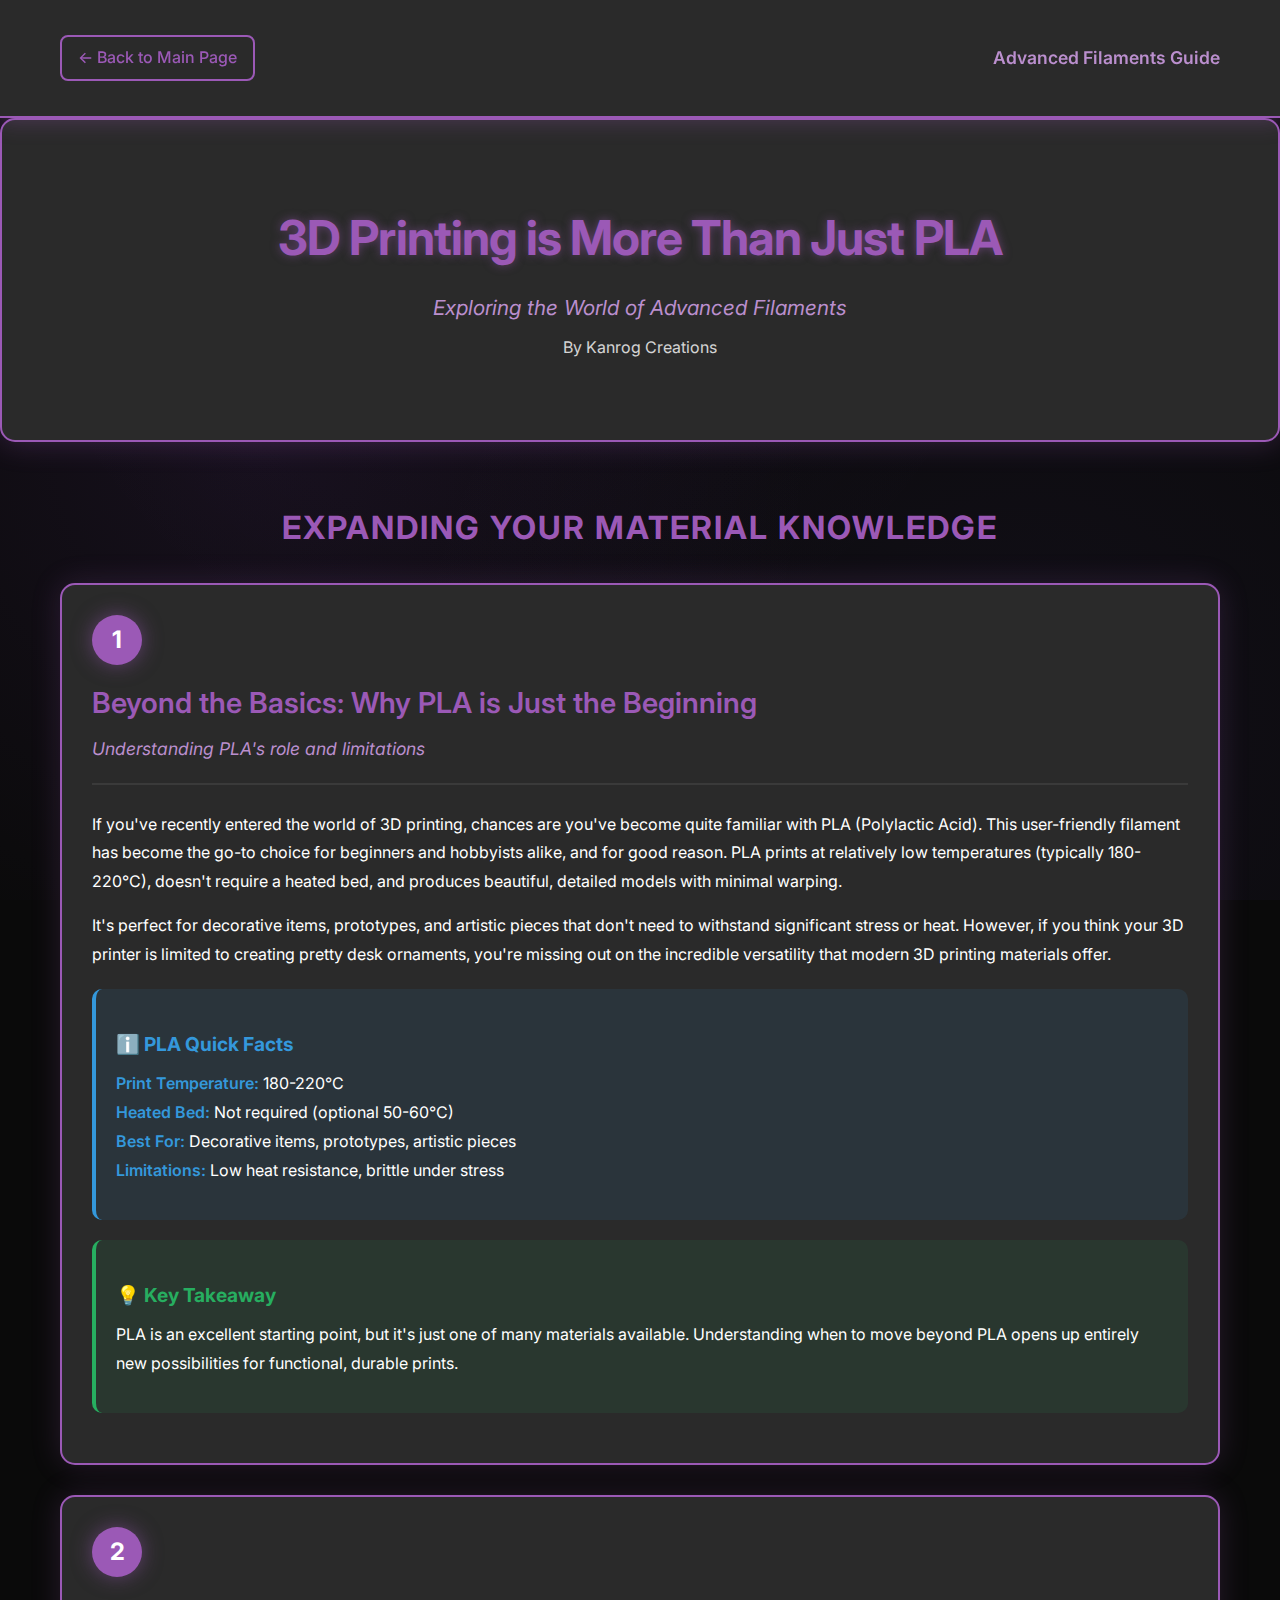
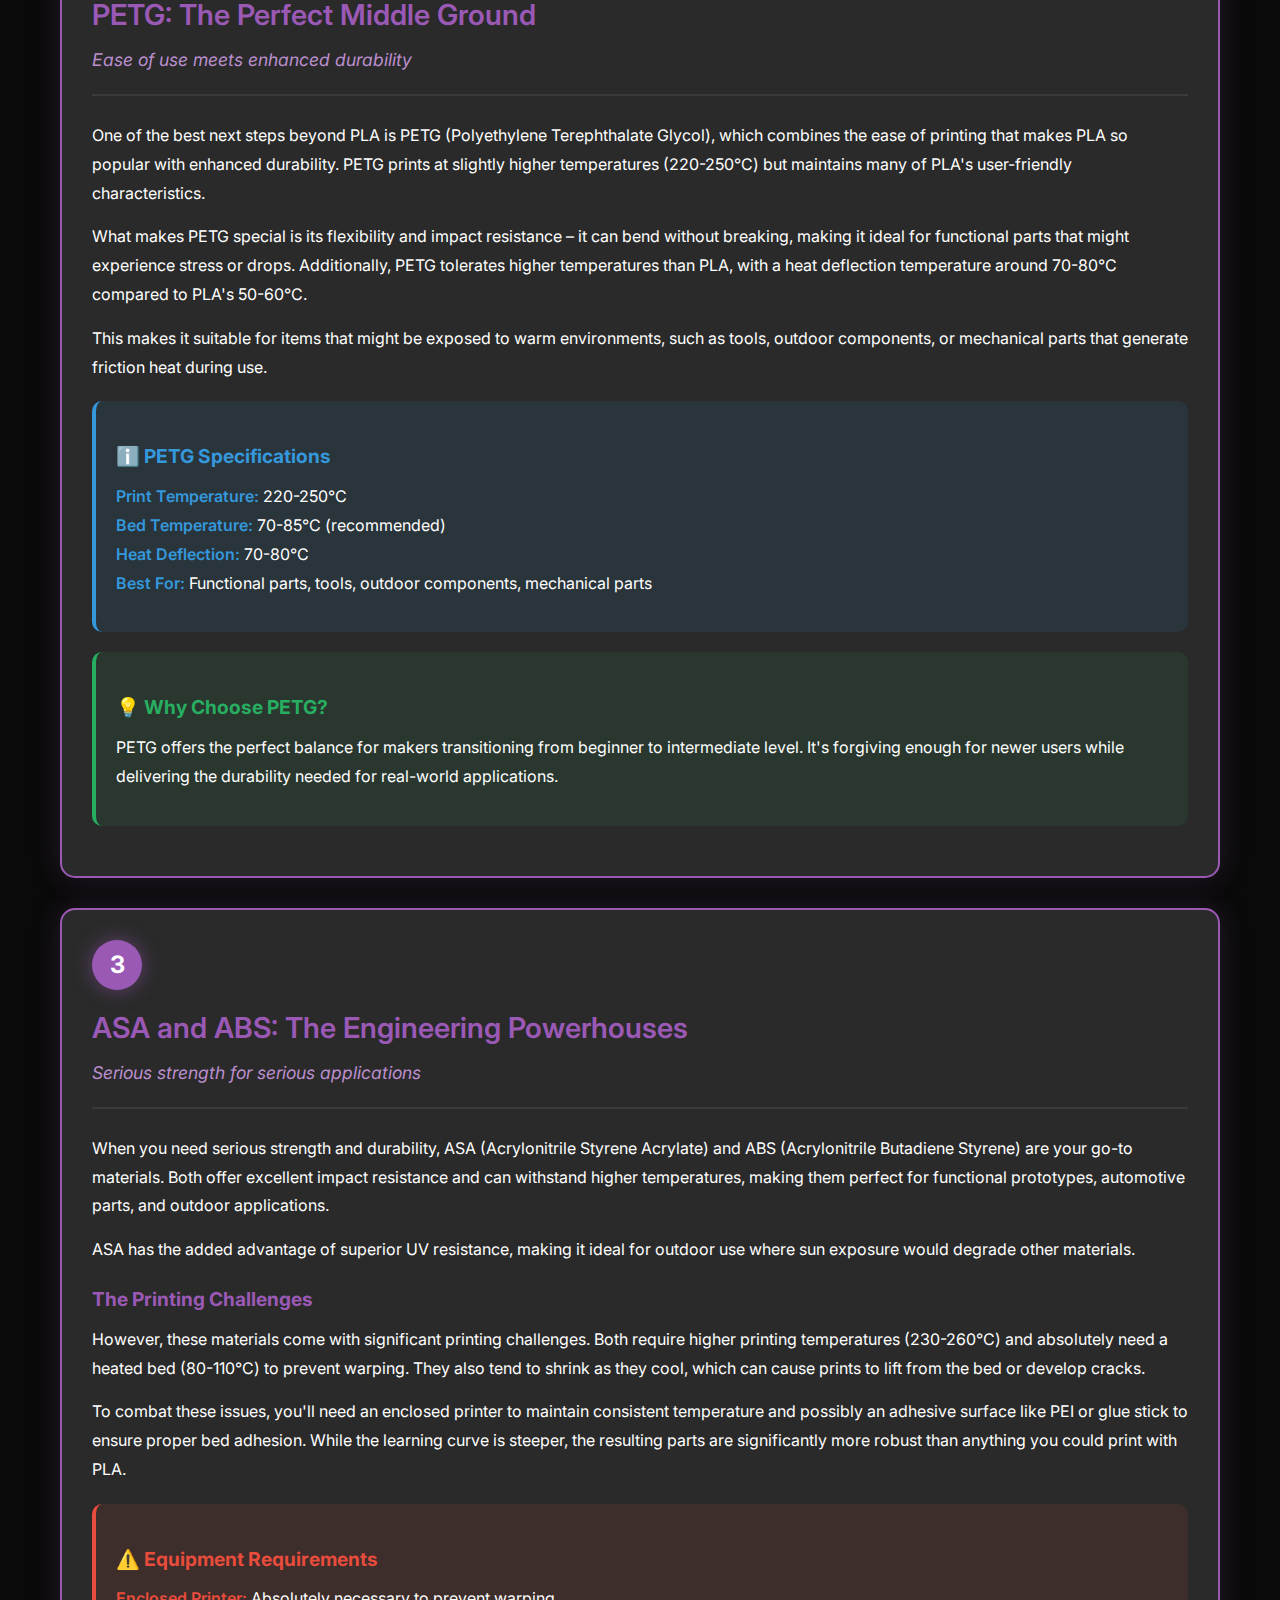
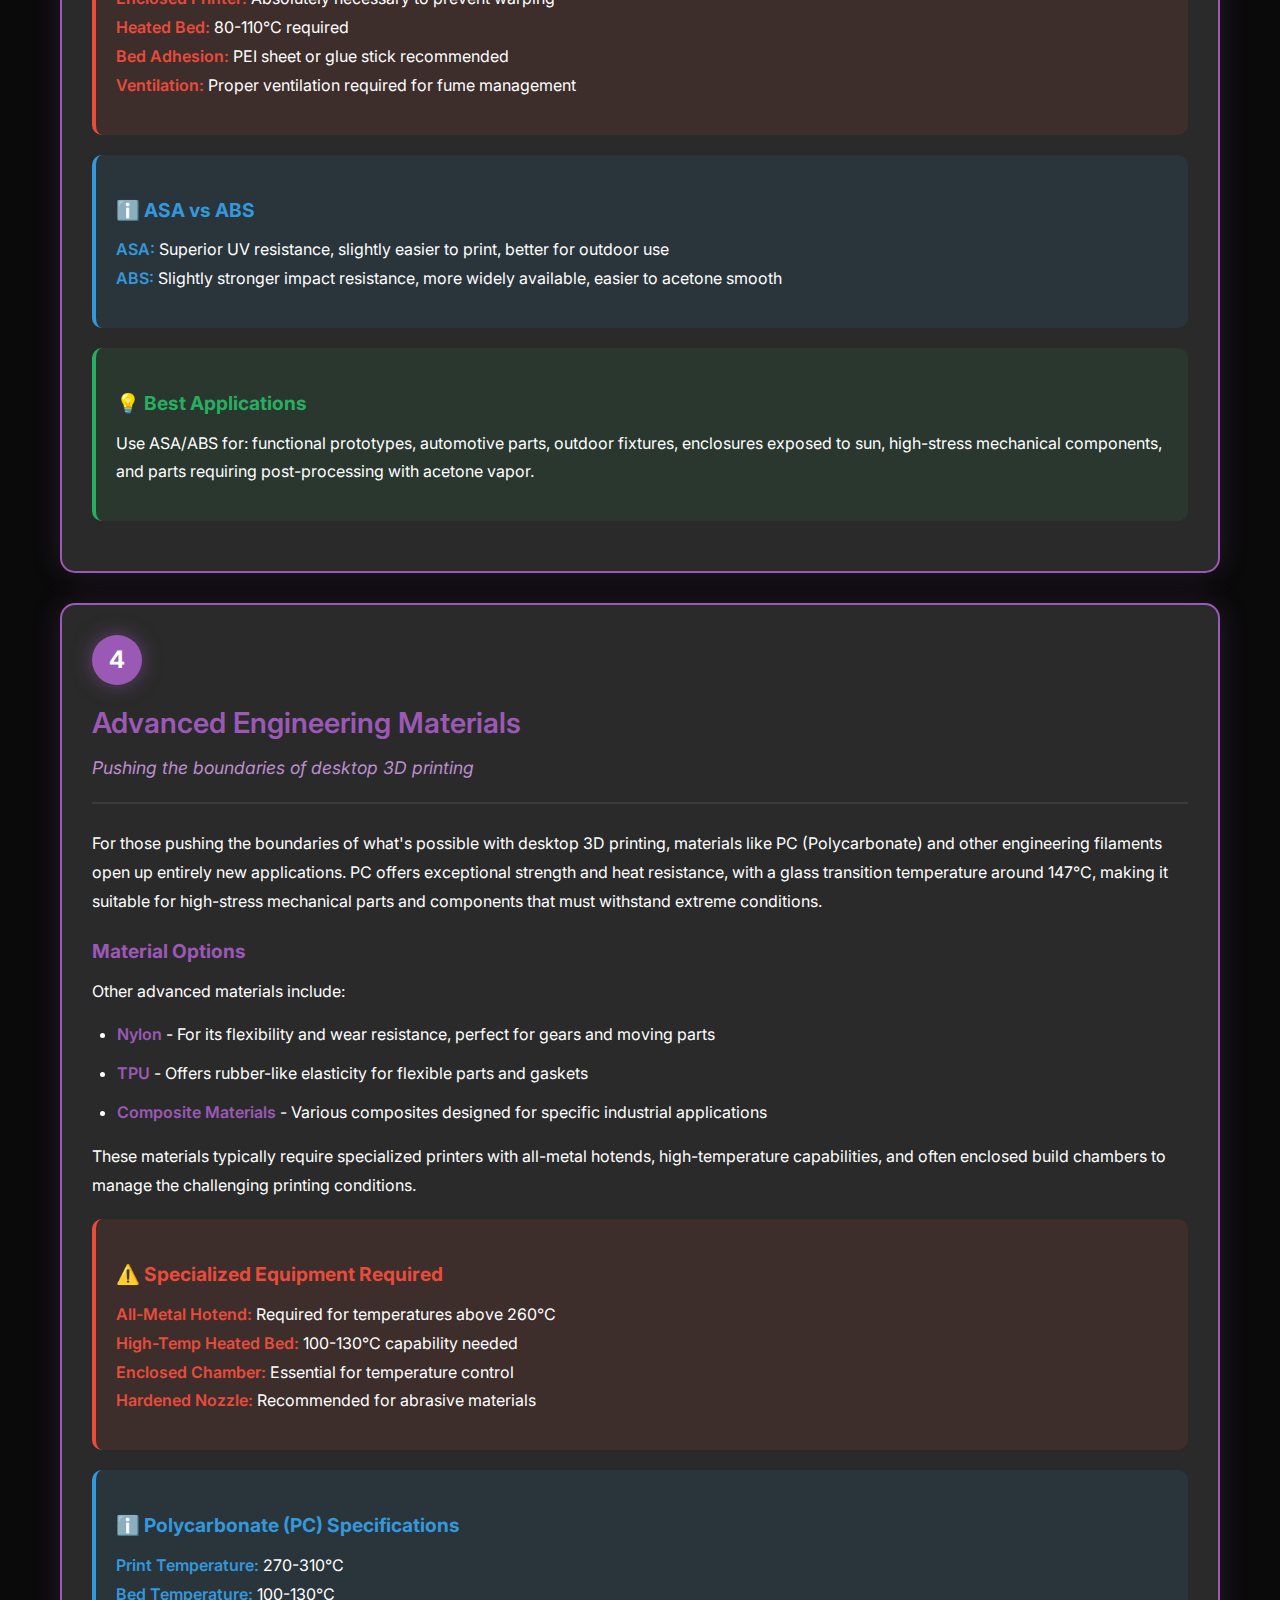
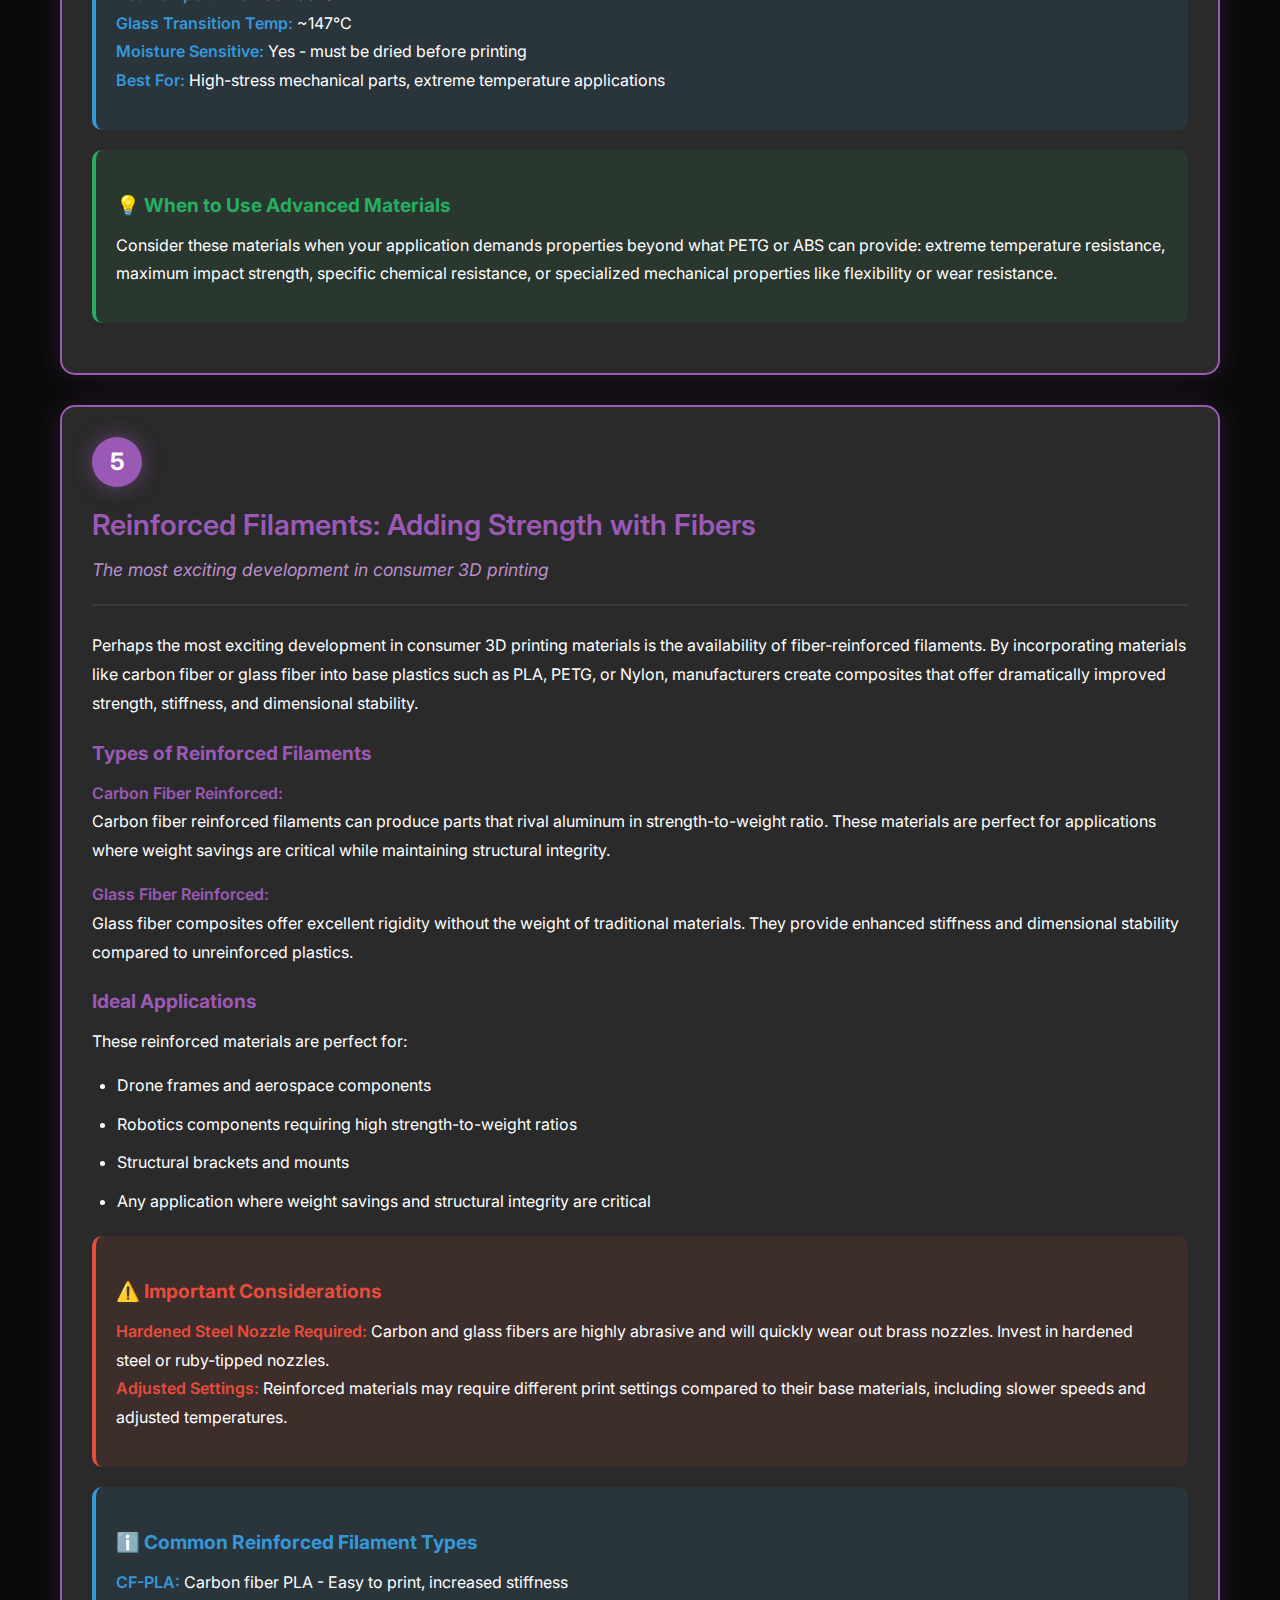
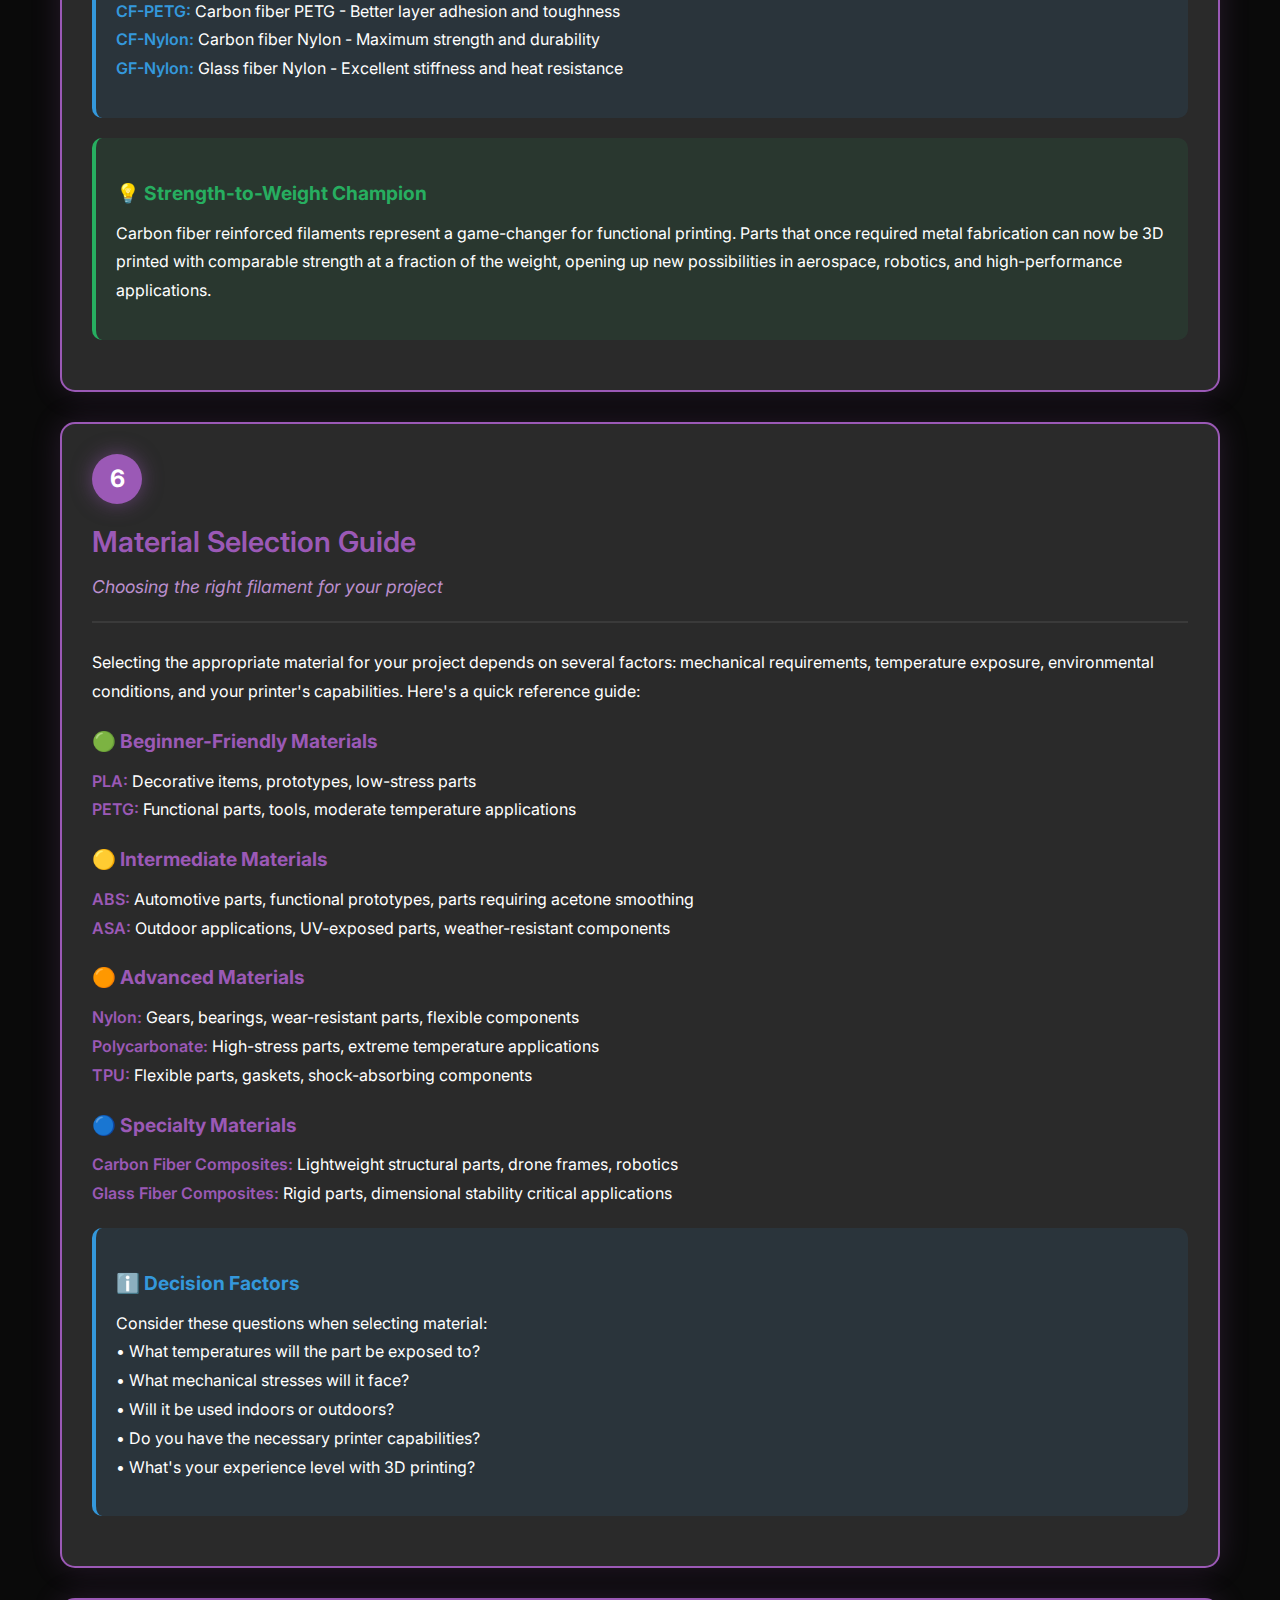
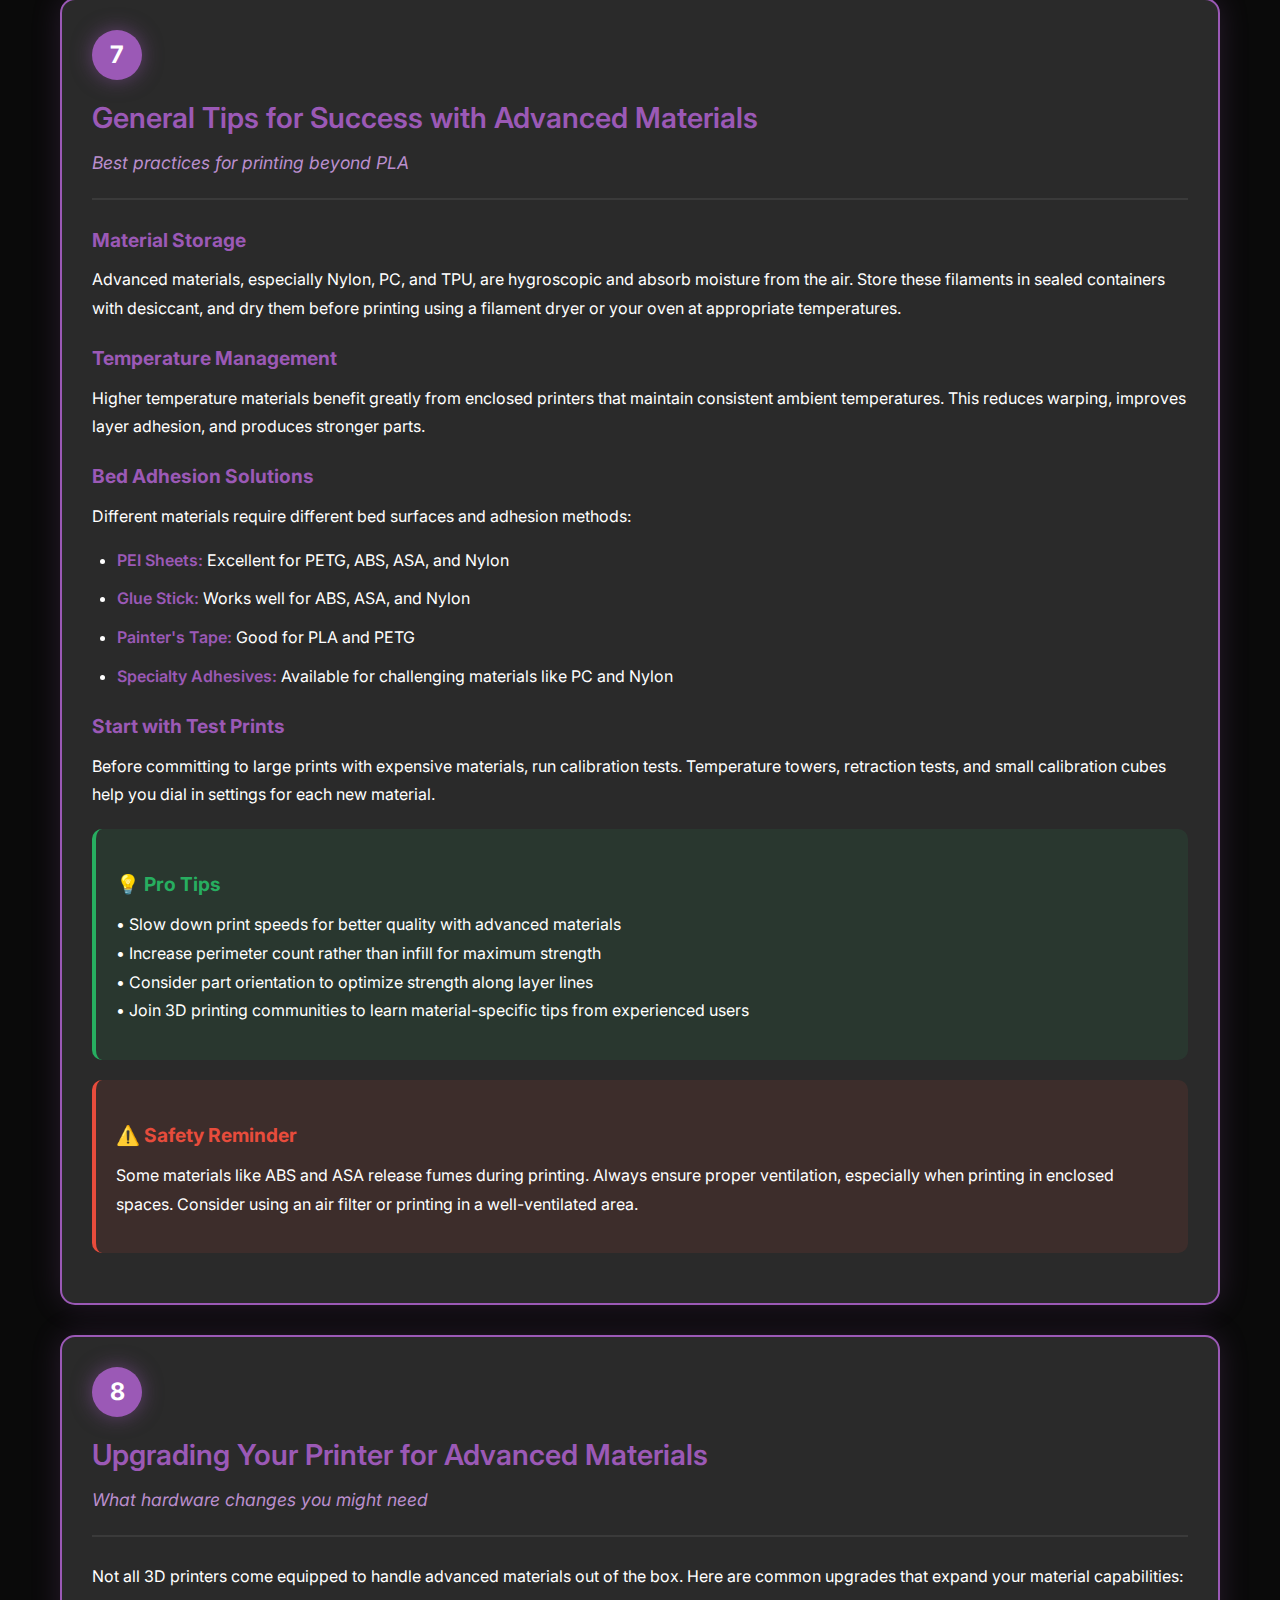
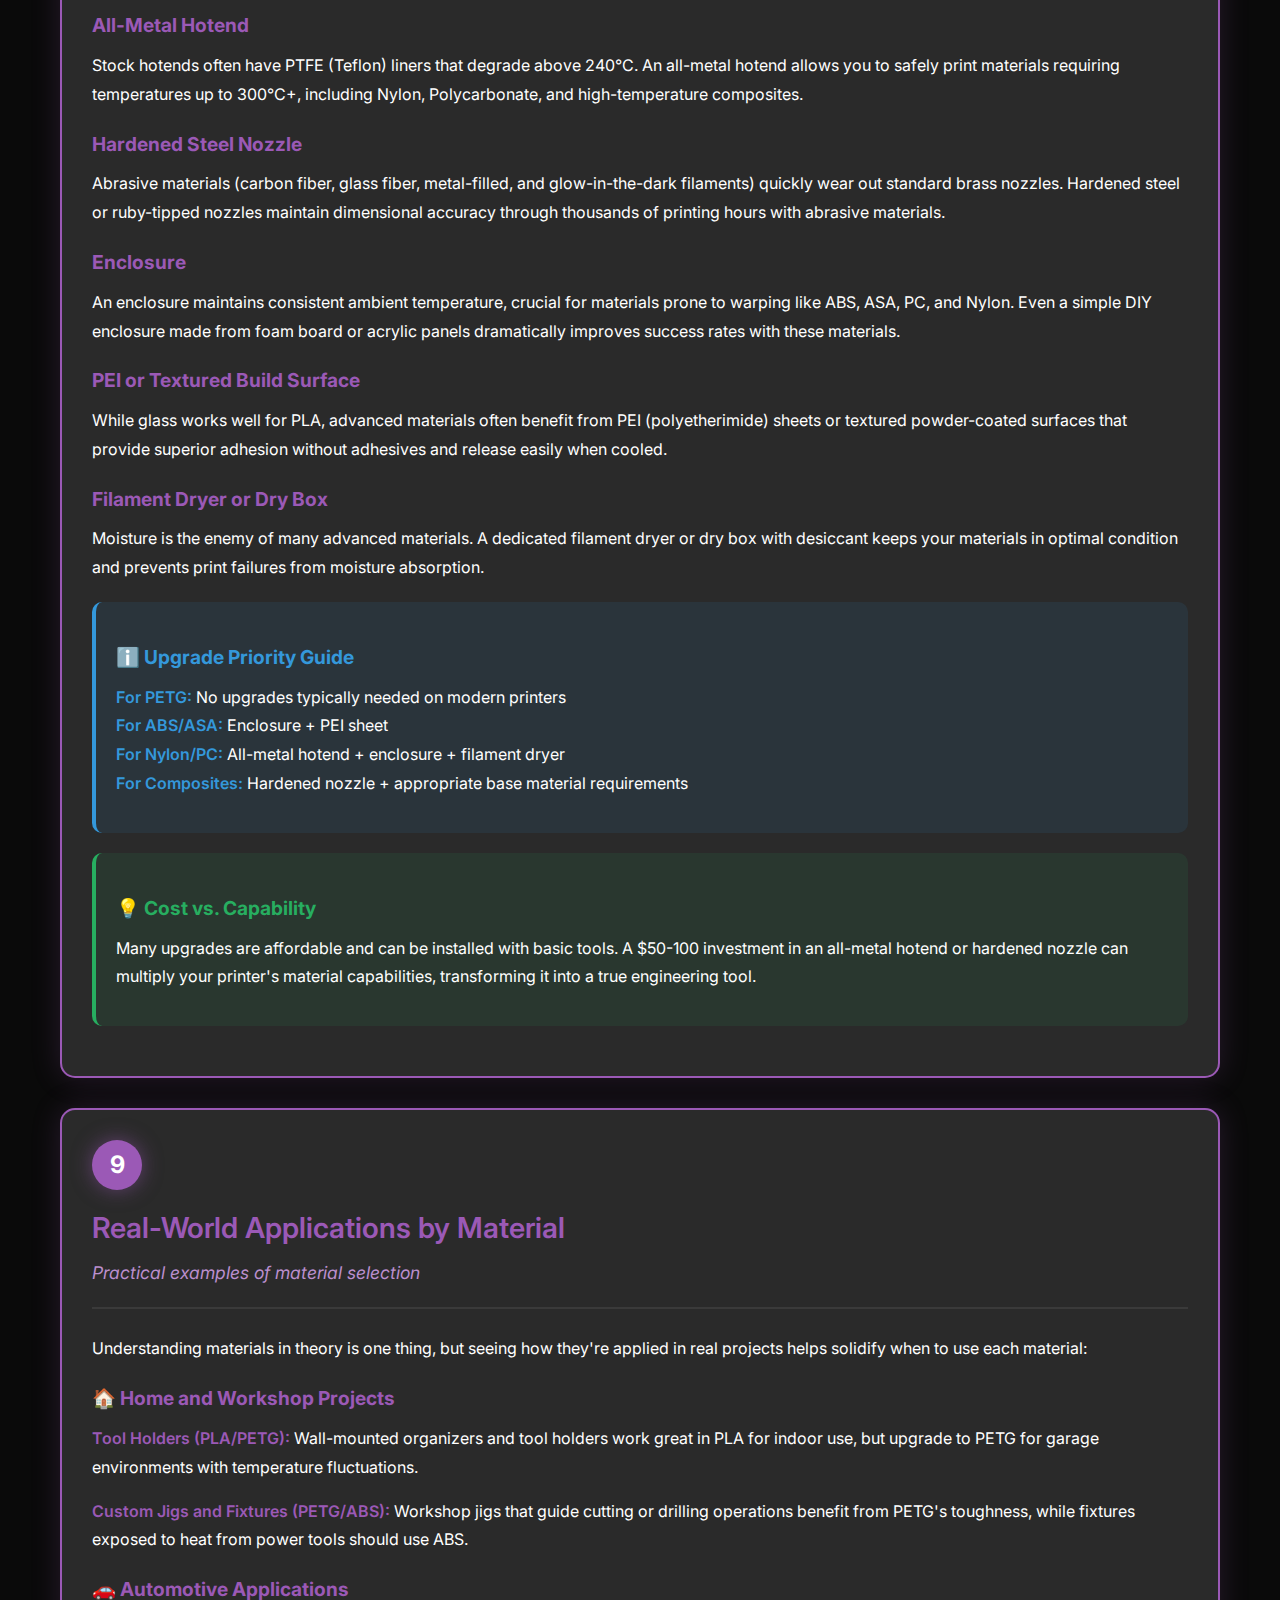
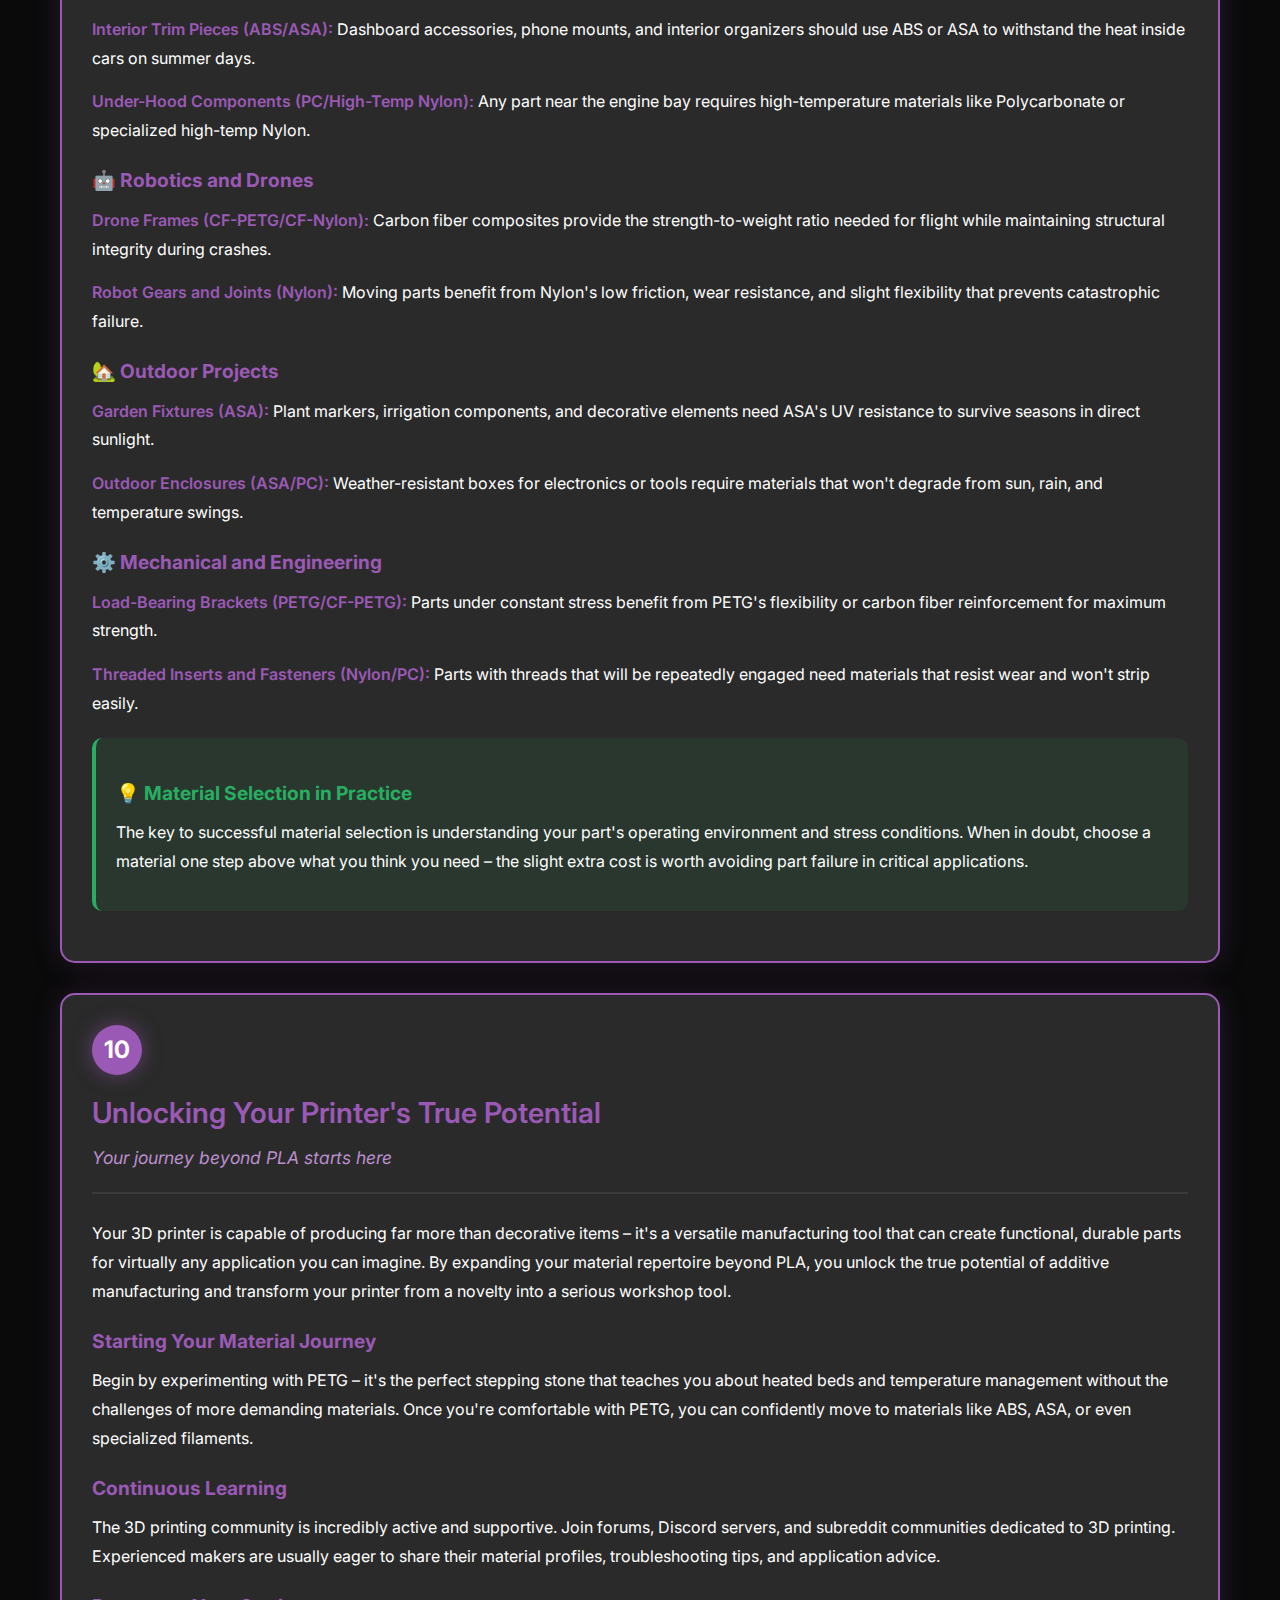
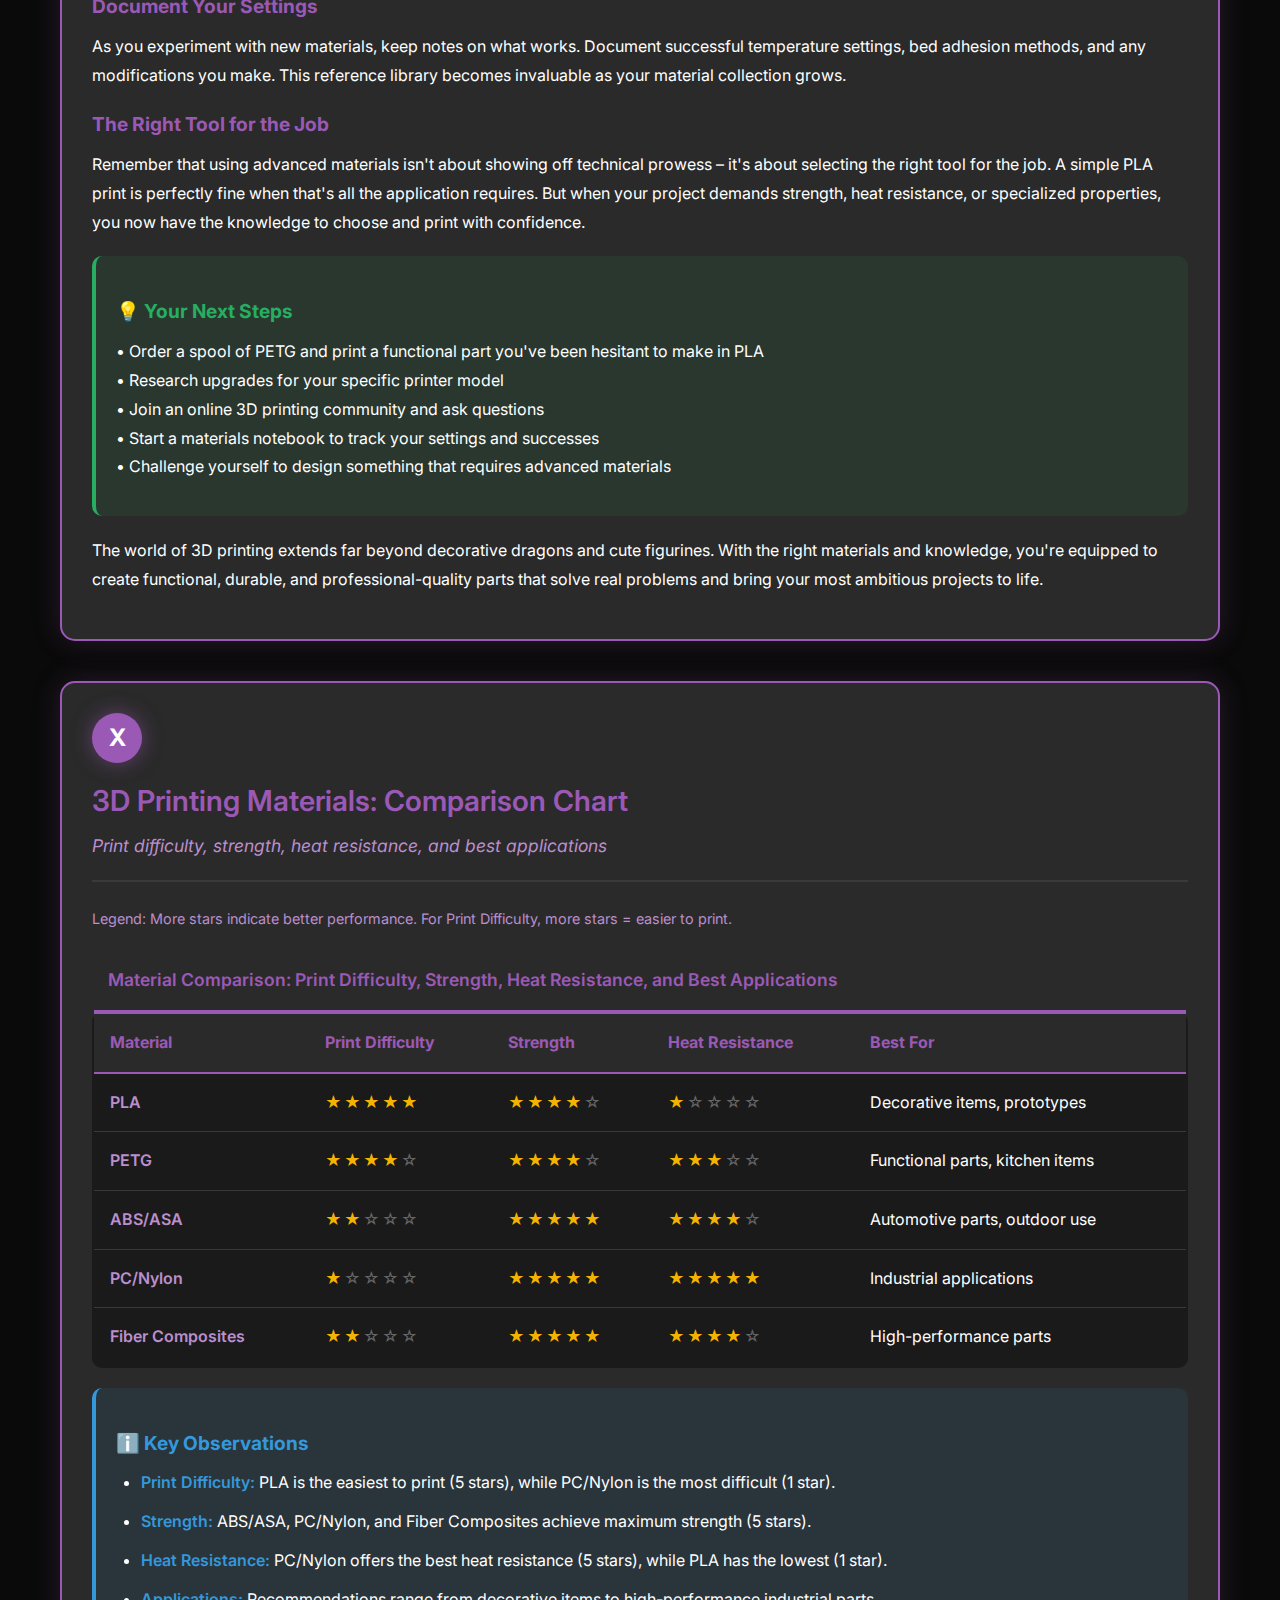
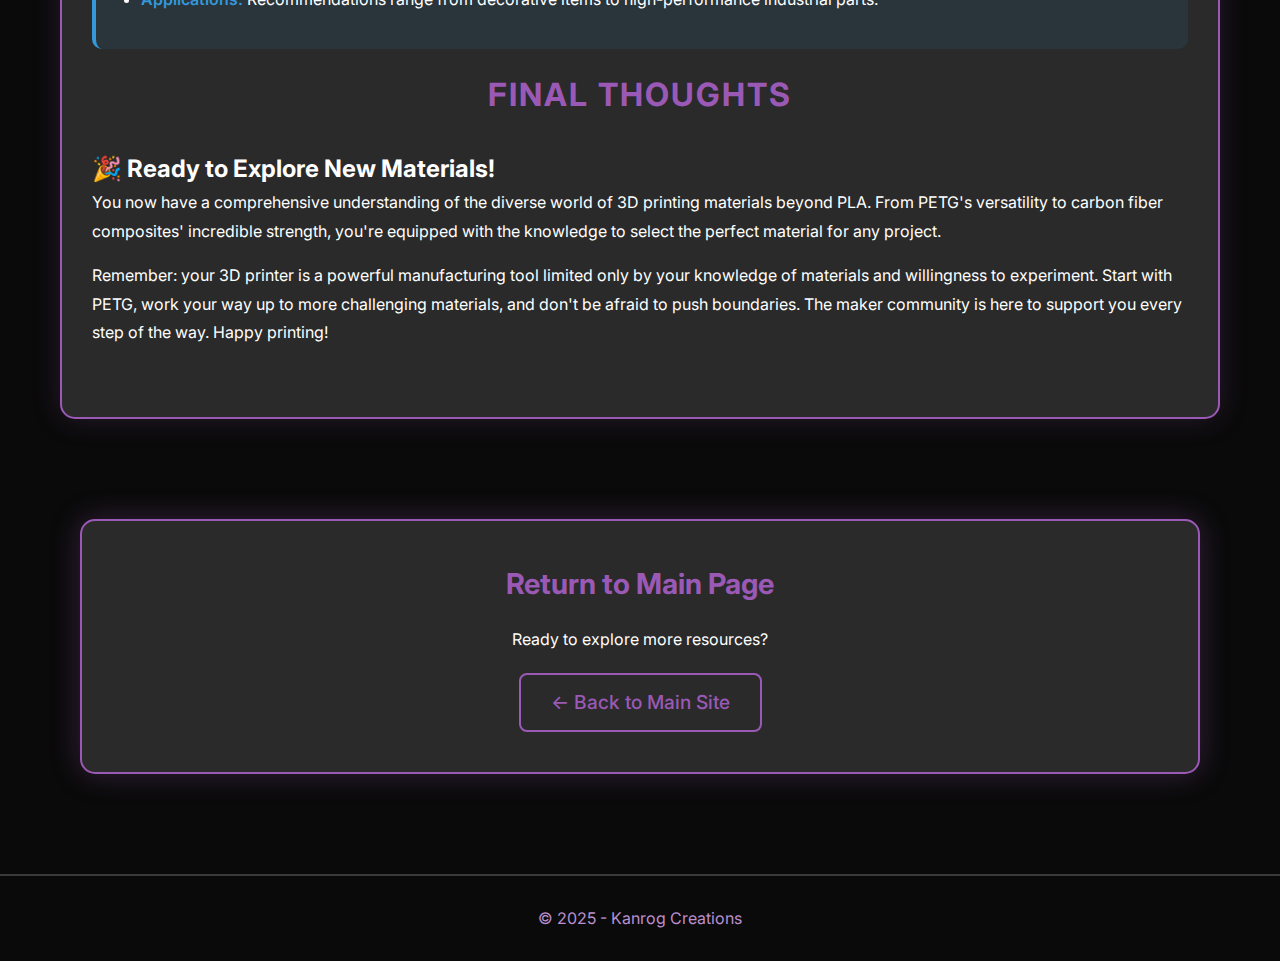
<file: morethanpla_fixed.html>
<!DOCTYPE html>
<html lang="en">
<head>
    <meta charset="UTF-8">
    <meta name="viewport" content="width=device-width, initial-scale=1.0">
    <title>3D Printing Advanced Filaments Guide</title>
    <link rel="stylesheet" href="article-style.css">
    <link rel="icon" type="image/x-icon" href="data:image/svg+xml,<svg xmlns='http://www.w3.org/2000/svg' viewBox='0 0 100 100'><text y='.9em' font-size='90'>🖨️</text></svg>">
    <script src="https://sites.super.myninja.ai/_assets/ninja-daytona-script.js"></script>
</head>
<body>
    <!-- Navigation Header -->
    <nav class="nav-header">
        <div class="container">
            <a href="index.html" class="back-link">← Back to Main Page</a>
            <div class="nav-title">Advanced Filaments Guide</div>
        </div>
    </nav>

    <header class="header">
        <div class="container">
            <h1>3D Printing is More Than Just PLA</h1>
            <div class="subtitle">Exploring the World of Advanced Filaments</div>
            <div class="author">By Kanrog Creations</div>
        </div>
    </header>

    <div class="container">
        <!-- Main Content Section -->
        <section class="content-section">
            <h2 class="section-title">Expanding Your Material Knowledge</h2>

            <!-- ============================================ -->
            <!-- CHAPTER 1 - Introduction -->
            <!-- ============================================ -->
            <div class="step-card">
                <div class="step-header">
                    <div class="step-number">1</div>
                    <div class="step-title">Beyond the Basics: Why PLA is Just the Beginning</div>
                    <div class="step-subtitle">Understanding PLA's role and limitations</div>
                </div>
                <div class="step-content">
                    <p>If you've recently entered the world of 3D printing, chances are you've become quite familiar with PLA (Polylactic Acid). This user-friendly filament has become the go-to choice for beginners and hobbyists alike, and for good reason. PLA prints at relatively low temperatures (typically 180-220°C), doesn't require a heated bed, and produces beautiful, detailed models with minimal warping.</p>

                    <p>It's perfect for decorative items, prototypes, and artistic pieces that don't need to withstand significant stress or heat. However, if you think your 3D printer is limited to creating pretty desk ornaments, you're missing out on the incredible versatility that modern 3D printing materials offer.</p>

                    <div class="info-block">
                        <h4>ℹ️ PLA Quick Facts</h4>
                        <p><strong>Print Temperature:</strong> 180-220°C<br>
                        <strong>Heated Bed:</strong> Not required (optional 50-60°C)<br>
                        <strong>Best For:</strong> Decorative items, prototypes, artistic pieces<br>
                        <strong>Limitations:</strong> Low heat resistance, brittle under stress</p>
                    </div>

                    <div class="success-block">
                        <h4>💡 Key Takeaway</h4>
                        <p>PLA is an excellent starting point, but it's just one of many materials available. Understanding when to move beyond PLA opens up entirely new possibilities for functional, durable prints.</p>
                    </div>
                </div>
            </div>

            <!-- CHAPTER 2 - PETG -->
            <div class="step-card">
                <div class="step-header">
                    <div class="step-number">2</div>
                    <div class="step-title">PETG: The Perfect Middle Ground</div>
                    <div class="step-subtitle">Ease of use meets enhanced durability</div>
                </div>
                <div class="step-content">
                    <p>One of the best next steps beyond PLA is PETG (Polyethylene Terephthalate Glycol), which combines the ease of printing that makes PLA so popular with enhanced durability. PETG prints at slightly higher temperatures (220-250°C) but maintains many of PLA's user-friendly characteristics.</p>

                    <p>What makes PETG special is its flexibility and impact resistance – it can bend without breaking, making it ideal for functional parts that might experience stress or drops. Additionally, PETG tolerates higher temperatures than PLA, with a heat deflection temperature around 70-80°C compared to PLA's 50-60°C.</p>

                    <p>This makes it suitable for items that might be exposed to warm environments, such as tools, outdoor components, or mechanical parts that generate friction heat during use.</p>

                    <div class="info-block">
                        <h4>ℹ️ PETG Specifications</h4>
                        <p><strong>Print Temperature:</strong> 220-250°C<br>
                        <strong>Bed Temperature:</strong> 70-85°C (recommended)<br>
                        <strong>Heat Deflection:</strong> 70-80°C<br>
                        <strong>Best For:</strong> Functional parts, tools, outdoor components, mechanical parts</p>
                    </div>

                    <div class="success-block">
                        <h4>💡 Why Choose PETG?</h4>
                        <p>PETG offers the perfect balance for makers transitioning from beginner to intermediate level. It's forgiving enough for newer users while delivering the durability needed for real-world applications.</p>
                    </div>
                </div>
            </div>

            <!-- CHAPTER 3 - ASA and ABS -->
            <div class="step-card">
                <div class="step-header">
                    <div class="step-number">3</div>
                    <div class="step-title">ASA and ABS: The Engineering Powerhouses</div>
                    <div class="step-subtitle">Serious strength for serious applications</div>
                </div>
                <div class="step-content">
                    <p>When you need serious strength and durability, ASA (Acrylonitrile Styrene Acrylate) and ABS (Acrylonitrile Butadiene Styrene) are your go-to materials. Both offer excellent impact resistance and can withstand higher temperatures, making them perfect for functional prototypes, automotive parts, and outdoor applications.</p>

                    <p>ASA has the added advantage of superior UV resistance, making it ideal for outdoor use where sun exposure would degrade other materials.</p>

                    <h4>The Printing Challenges</h4>
                    <p>However, these materials come with significant printing challenges. Both require higher printing temperatures (230-260°C) and absolutely need a heated bed (80-110°C) to prevent warping. They also tend to shrink as they cool, which can cause prints to lift from the bed or develop cracks.</p>

                    <p>To combat these issues, you'll need an enclosed printer to maintain consistent temperature and possibly an adhesive surface like PEI or glue stick to ensure proper bed adhesion. While the learning curve is steeper, the resulting parts are significantly more robust than anything you could print with PLA.</p>

                    <div class="warning-block">
                        <h4>⚠️ Equipment Requirements</h4>
                        <p><strong>Enclosed Printer:</strong> Absolutely necessary to prevent warping<br>
                        <strong>Heated Bed:</strong> 80-110°C required<br>
                        <strong>Bed Adhesion:</strong> PEI sheet or glue stick recommended<br>
                        <strong>Ventilation:</strong> Proper ventilation required for fume management</p>
                    </div>

                    <div class="info-block">
                        <h4>ℹ️ ASA vs ABS</h4>
                        <p><strong>ASA:</strong> Superior UV resistance, slightly easier to print, better for outdoor use<br>
                        <strong>ABS:</strong> Slightly stronger impact resistance, more widely available, easier to acetone smooth</p>
                    </div>

                    <div class="success-block">
                        <h4>💡 Best Applications</h4>
                        <p>Use ASA/ABS for: functional prototypes, automotive parts, outdoor fixtures, enclosures exposed to sun, high-stress mechanical components, and parts requiring post-processing with acetone vapor.</p>
                    </div>
                </div>
            </div>

            <!-- CHAPTER 4 - Advanced Engineering Materials -->
            <div class="step-card">
                <div class="step-header">
                    <div class="step-number">4</div>
                    <div class="step-title">Advanced Engineering Materials</div>
                    <div class="step-subtitle">Pushing the boundaries of desktop 3D printing</div>
                </div>
                <div class="step-content">
                    <p>For those pushing the boundaries of what's possible with desktop 3D printing, materials like PC (Polycarbonate) and other engineering filaments open up entirely new applications. PC offers exceptional strength and heat resistance, with a glass transition temperature around 147°C, making it suitable for high-stress mechanical parts and components that must withstand extreme conditions.</p>

                    <h4>Material Options</h4>
                    <p>Other advanced materials include:</p>
                    <ul>
                        <li><strong>Nylon</strong> - For its flexibility and wear resistance, perfect for gears and moving parts</li>
                        <li><strong>TPU</strong> - Offers rubber-like elasticity for flexible parts and gaskets</li>
                        <li><strong>Composite Materials</strong> - Various composites designed for specific industrial applications</li>
                    </ul>

                    <p>These materials typically require specialized printers with all-metal hotends, high-temperature capabilities, and often enclosed build chambers to manage the challenging printing conditions.</p>

                    <div class="warning-block">
                        <h4>⚠️ Specialized Equipment Required</h4>
                        <p><strong>All-Metal Hotend:</strong> Required for temperatures above 260°C<br>
                        <strong>High-Temp Heated Bed:</strong> 100-130°C capability needed<br>
                        <strong>Enclosed Chamber:</strong> Essential for temperature control<br>
                        <strong>Hardened Nozzle:</strong> Recommended for abrasive materials</p>
                    </div>

                    <div class="info-block">
                        <h4>ℹ️ Polycarbonate (PC) Specifications</h4>
                        <p><strong>Print Temperature:</strong> 270-310°C<br>
                        <strong>Bed Temperature:</strong> 100-130°C<br>
                        <strong>Glass Transition Temp:</strong> ~147°C<br>
                        <strong>Moisture Sensitive:</strong> Yes - must be dried before printing<br>
                        <strong>Best For:</strong> High-stress mechanical parts, extreme temperature applications</p>
                    </div>

                    <div class="success-block">
                        <h4>💡 When to Use Advanced Materials</h4>
                        <p>Consider these materials when your application demands properties beyond what PETG or ABS can provide: extreme temperature resistance, maximum impact strength, specific chemical resistance, or specialized mechanical properties like flexibility or wear resistance.</p>
                    </div>
                </div>
            </div>

            <!-- CHAPTER 5 - Reinforced Filaments -->
            <div class="step-card">
                <div class="step-header">
                    <div class="step-number">5</div>
                    <div class="step-title">Reinforced Filaments: Adding Strength with Fibers</div>
                    <div class="step-subtitle">The most exciting development in consumer 3D printing</div>
                </div>
                <div class="step-content">
                    <p>Perhaps the most exciting development in consumer 3D printing materials is the availability of fiber-reinforced filaments. By incorporating materials like carbon fiber or glass fiber into base plastics such as PLA, PETG, or Nylon, manufacturers create composites that offer dramatically improved strength, stiffness, and dimensional stability.</p>

                    <h4>Types of Reinforced Filaments</h4>
                    
                    <p><strong>Carbon Fiber Reinforced:</strong><br>
                    Carbon fiber reinforced filaments can produce parts that rival aluminum in strength-to-weight ratio. These materials are perfect for applications where weight savings are critical while maintaining structural integrity.</p>

                    <p><strong>Glass Fiber Reinforced:</strong><br>
                    Glass fiber composites offer excellent rigidity without the weight of traditional materials. They provide enhanced stiffness and dimensional stability compared to unreinforced plastics.</p>

                    <h4>Ideal Applications</h4>
                    <p>These reinforced materials are perfect for:</p>
                    <ul>
                        <li>Drone frames and aerospace components</li>
                        <li>Robotics components requiring high strength-to-weight ratios</li>
                        <li>Structural brackets and mounts</li>
                        <li>Any application where weight savings and structural integrity are critical</li>
                    </ul>

                    <div class="warning-block">
                        <h4>⚠️ Important Considerations</h4>
                        <p><strong>Hardened Steel Nozzle Required:</strong> Carbon and glass fibers are highly abrasive and will quickly wear out brass nozzles. Invest in hardened steel or ruby-tipped nozzles.<br>
                        <strong>Adjusted Settings:</strong> Reinforced materials may require different print settings compared to their base materials, including slower speeds and adjusted temperatures.</p>
                    </div>

                    <div class="info-block">
                        <h4>ℹ️ Common Reinforced Filament Types</h4>
                        <p><strong>CF-PLA:</strong> Carbon fiber PLA - Easy to print, increased stiffness<br>
                        <strong>CF-PETG:</strong> Carbon fiber PETG - Better layer adhesion and toughness<br>
                        <strong>CF-Nylon:</strong> Carbon fiber Nylon - Maximum strength and durability<br>
                        <strong>GF-Nylon:</strong> Glass fiber Nylon - Excellent stiffness and heat resistance</p>
                    </div>

                    <div class="success-block">
                        <h4>💡 Strength-to-Weight Champion</h4>
                        <p>Carbon fiber reinforced filaments represent a game-changer for functional printing. Parts that once required metal fabrication can now be 3D printed with comparable strength at a fraction of the weight, opening up new possibilities in aerospace, robotics, and high-performance applications.</p>
                    </div>
                </div>
            </div>

            <!-- CHAPTER 6 - Material Comparison -->
            <div class="step-card">
                <div class="step-header">
                    <div class="step-number">6</div>
                    <div class="step-title">Material Selection Guide</div>
                    <div class="step-subtitle">Choosing the right filament for your project</div>
                </div>
                <div class="step-content">
                    <p>Selecting the appropriate material for your project depends on several factors: mechanical requirements, temperature exposure, environmental conditions, and your printer's capabilities. Here's a quick reference guide:</p>

                    <h4>🟢 Beginner-Friendly Materials</h4>
                    <p><strong>PLA:</strong> Decorative items, prototypes, low-stress parts<br>
                    <strong>PETG:</strong> Functional parts, tools, moderate temperature applications</p>

                    <h4>🟡 Intermediate Materials</h4>
                    <p><strong>ABS:</strong> Automotive parts, functional prototypes, parts requiring acetone smoothing<br>
                    <strong>ASA:</strong> Outdoor applications, UV-exposed parts, weather-resistant components</p>

                    <h4>🟠 Advanced Materials</h4>
                    <p><strong>Nylon:</strong> Gears, bearings, wear-resistant parts, flexible components<br>
                    <strong>Polycarbonate:</strong> High-stress parts, extreme temperature applications<br>
                    <strong>TPU:</strong> Flexible parts, gaskets, shock-absorbing components</p>

                    <h4>🔵 Specialty Materials</h4>
                    <p><strong>Carbon Fiber Composites:</strong> Lightweight structural parts, drone frames, robotics<br>
                    <strong>Glass Fiber Composites:</strong> Rigid parts, dimensional stability critical applications</p>

                    <div class="info-block">
                        <h4>ℹ️ Decision Factors</h4>
                        <p>Consider these questions when selecting material:<br>
                        • What temperatures will the part be exposed to?<br>
                        • What mechanical stresses will it face?<br>
                        • Will it be used indoors or outdoors?<br>
                        • Do you have the necessary printer capabilities?<br>
                        • What's your experience level with 3D printing?</p>
                    </div>
                </div>
            </div>

            <!-- CHAPTER 7 - Printing Tips -->
            <div class="step-card">
                <div class="step-header">
                    <div class="step-number">7</div>
                    <div class="step-title">General Tips for Success with Advanced Materials</div>
                    <div class="step-subtitle">Best practices for printing beyond PLA</div>
                </div>
                <div class="step-content">
                    <h4>Material Storage</h4>
                    <p>Advanced materials, especially Nylon, PC, and TPU, are hygroscopic and absorb moisture from the air. Store these filaments in sealed containers with desiccant, and dry them before printing using a filament dryer or your oven at appropriate temperatures.</p>

                    <h4>Temperature Management</h4>
                    <p>Higher temperature materials benefit greatly from enclosed printers that maintain consistent ambient temperatures. This reduces warping, improves layer adhesion, and produces stronger parts.</p>

                    <h4>Bed Adhesion Solutions</h4>
                    <p>Different materials require different bed surfaces and adhesion methods:</p>
                    <ul>
                        <li><strong>PEI Sheets:</strong> Excellent for PETG, ABS, ASA, and Nylon</li>
                        <li><strong>Glue Stick:</strong> Works well for ABS, ASA, and Nylon</li>
                        <li><strong>Painter's Tape:</strong> Good for PLA and PETG</li>
                        <li><strong>Specialty Adhesives:</strong> Available for challenging materials like PC and Nylon</li>
                    </ul>

                    <h4>Start with Test Prints</h4>
                    <p>Before committing to large prints with expensive materials, run calibration tests. Temperature towers, retraction tests, and small calibration cubes help you dial in settings for each new material.</p>

                    <div class="success-block">
                        <h4>💡 Pro Tips</h4>
                        <p>• Slow down print speeds for better quality with advanced materials<br>
                        • Increase perimeter count rather than infill for maximum strength<br>
                        • Consider part orientation to optimize strength along layer lines<br>
                        • Join 3D printing communities to learn material-specific tips from experienced users</p>
                    </div>

                    <div class="warning-block">
                        <h4>⚠️ Safety Reminder</h4>
                        <p>Some materials like ABS and ASA release fumes during printing. Always ensure proper ventilation, especially when printing in enclosed spaces. Consider using an air filter or printing in a well-ventilated area.</p>
                    </div>
                </div>
            </div>

            <!-- CHAPTER 8 - Upgrading Your Printer -->
            <div class="step-card">
                <div class="step-header">
                    <div class="step-number">8</div>
                    <div class="step-title">Upgrading Your Printer for Advanced Materials</div>
                    <div class="step-subtitle">What hardware changes you might need</div>
                </div>
                <div class="step-content">
                    <p>Not all 3D printers come equipped to handle advanced materials out of the box. Here are common upgrades that expand your material capabilities:</p>

                    <h4>All-Metal Hotend</h4>
                    <p>Stock hotends often have PTFE (Teflon) liners that degrade above 240°C. An all-metal hotend allows you to safely print materials requiring temperatures up to 300°C+, including Nylon, Polycarbonate, and high-temperature composites.</p>

                    <h4>Hardened Steel Nozzle</h4>
                    <p>Abrasive materials (carbon fiber, glass fiber, metal-filled, and glow-in-the-dark filaments) quickly wear out standard brass nozzles. Hardened steel or ruby-tipped nozzles maintain dimensional accuracy through thousands of printing hours with abrasive materials.</p>

                    <h4>Enclosure</h4>
                    <p>An enclosure maintains consistent ambient temperature, crucial for materials prone to warping like ABS, ASA, PC, and Nylon. Even a simple DIY enclosure made from foam board or acrylic panels dramatically improves success rates with these materials.</p>

                    <h4>PEI or Textured Build Surface</h4>
                    <p>While glass works well for PLA, advanced materials often benefit from PEI (polyetherimide) sheets or textured powder-coated surfaces that provide superior adhesion without adhesives and release easily when cooled.</p>

                    <h4>Filament Dryer or Dry Box</h4>
                    <p>Moisture is the enemy of many advanced materials. A dedicated filament dryer or dry box with desiccant keeps your materials in optimal condition and prevents print failures from moisture absorption.</p>

                    <div class="info-block">
                        <h4>ℹ️ Upgrade Priority Guide</h4>
                        <p><strong>For PETG:</strong> No upgrades typically needed on modern printers<br>
                        <strong>For ABS/ASA:</strong> Enclosure + PEI sheet<br>
                        <strong>For Nylon/PC:</strong> All-metal hotend + enclosure + filament dryer<br>
                        <strong>For Composites:</strong> Hardened nozzle + appropriate base material requirements</p>
                    </div>

                    <div class="success-block">
                        <h4>💡 Cost vs. Capability</h4>
                        <p>Many upgrades are affordable and can be installed with basic tools. A $50-100 investment in an all-metal hotend or hardened nozzle can multiply your printer's material capabilities, transforming it into a true engineering tool.</p>
                    </div>
                </div>
            </div>

            <!-- CHAPTER 9 - Real-World Applications -->
            <div class="step-card">
                <div class="step-header">
                    <div class="step-number">9</div>
                    <div class="step-title">Real-World Applications by Material</div>
                    <div class="step-subtitle">Practical examples of material selection</div>
                </div>
                <div class="step-content">
                    <p>Understanding materials in theory is one thing, but seeing how they're applied in real projects helps solidify when to use each material:</p>

                    <h4>🏠 Home and Workshop Projects</h4>
                    <p><strong>Tool Holders (PLA/PETG):</strong> Wall-mounted organizers and tool holders work great in PLA for indoor use, but upgrade to PETG for garage environments with temperature fluctuations.</p>
                    
                    <p><strong>Custom Jigs and Fixtures (PETG/ABS):</strong> Workshop jigs that guide cutting or drilling operations benefit from PETG's toughness, while fixtures exposed to heat from power tools should use ABS.</p>

                    <h4>🚗 Automotive Applications</h4>
                    <p><strong>Interior Trim Pieces (ABS/ASA):</strong> Dashboard accessories, phone mounts, and interior organizers should use ABS or ASA to withstand the heat inside cars on summer days.</p>

                    <p><strong>Under-Hood Components (PC/High-Temp Nylon):</strong> Any part near the engine bay requires high-temperature materials like Polycarbonate or specialized high-temp Nylon.</p>

                    <h4>🤖 Robotics and Drones</h4>
                    <p><strong>Drone Frames (CF-PETG/CF-Nylon):</strong> Carbon fiber composites provide the strength-to-weight ratio needed for flight while maintaining structural integrity during crashes.</p>

                    <p><strong>Robot Gears and Joints (Nylon):</strong> Moving parts benefit from Nylon's low friction, wear resistance, and slight flexibility that prevents catastrophic failure.</p>

                    <h4>🏡 Outdoor Projects</h4>
                    <p><strong>Garden Fixtures (ASA):</strong> Plant markers, irrigation components, and decorative elements need ASA's UV resistance to survive seasons in direct sunlight.</p>

                    <p><strong>Outdoor Enclosures (ASA/PC):</strong> Weather-resistant boxes for electronics or tools require materials that won't degrade from sun, rain, and temperature swings.</p>

                    <h4>⚙️ Mechanical and Engineering</h4>
                    <p><strong>Load-Bearing Brackets (PETG/CF-PETG):</strong> Parts under constant stress benefit from PETG's flexibility or carbon fiber reinforcement for maximum strength.</p>

                    <p><strong>Threaded Inserts and Fasteners (Nylon/PC):</strong> Parts with threads that will be repeatedly engaged need materials that resist wear and won't strip easily.</p>

                    <div class="success-block">
                        <h4>💡 Material Selection in Practice</h4>
                        <p>The key to successful material selection is understanding your part's operating environment and stress conditions. When in doubt, choose a material one step above what you think you need – the slight extra cost is worth avoiding part failure in critical applications.</p>
                    </div>
                </div>
            </div>

            <!-- CHAPTER 10 - Conclusion -->
            <div class="step-card">
                <div class="step-header">
                    <div class="step-number">10</div>
                    <div class="step-title">Unlocking Your Printer's True Potential</div>
                    <div class="step-subtitle">Your journey beyond PLA starts here</div>
                </div>
                <div class="step-content">
                    <p>Your 3D printer is capable of producing far more than decorative items – it's a versatile manufacturing tool that can create functional, durable parts for virtually any application you can imagine. By expanding your material repertoire beyond PLA, you unlock the true potential of additive manufacturing and transform your printer from a novelty into a serious workshop tool.</p>

                    <h4>Starting Your Material Journey</h4>
                    <p>Begin by experimenting with PETG – it's the perfect stepping stone that teaches you about heated beds and temperature management without the challenges of more demanding materials. Once you're comfortable with PETG, you can confidently move to materials like ABS, ASA, or even specialized filaments.</p>

                    <h4>Continuous Learning</h4>
                    <p>The 3D printing community is incredibly active and supportive. Join forums, Discord servers, and subreddit communities dedicated to 3D printing. Experienced makers are usually eager to share their material profiles, troubleshooting tips, and application advice.</p>

                    <h4>Document Your Settings</h4>
                    <p>As you experiment with new materials, keep notes on what works. Document successful temperature settings, bed adhesion methods, and any modifications you make. This reference library becomes invaluable as your material collection grows.</p>

                    <h4>The Right Tool for the Job</h4>
                    <p>Remember that using advanced materials isn't about showing off technical prowess – it's about selecting the right tool for the job. A simple PLA print is perfectly fine when that's all the application requires. But when your project demands strength, heat resistance, or specialized properties, you now have the knowledge to choose and print with confidence.</p>

                    <div class="success-block">
                        <h4>💡 Your Next Steps</h4>
                        <p>• Order a spool of PETG and print a functional part you've been hesitant to make in PLA<br>
                        • Research upgrades for your specific printer model<br>
                        • Join an online 3D printing community and ask questions<br>
                        • Start a materials notebook to track your settings and successes<br>
                        • Challenge yourself to design something that requires advanced materials</p>
                    </div>

                    <p>The world of 3D printing extends far beyond decorative dragons and cute figurines. With the right materials and knowledge, you're equipped to create functional, durable, and professional-quality parts that solve real problems and bring your most ambitious projects to life.</p>
                </div>
            </div>

        </section>
<!-- Material Comparison Chart - Step Card -->
<div class="step-card">
  <div class="step-header">
    <div class="step-number">X</div> <!-- Set the chapter number you want -->
    <div class="step-title">3D Printing Materials: Comparison Chart</div>
    <div class="step-subtitle">Print difficulty, strength, heat resistance, and best applications</div>
  </div>

  <div class="step-content">

    

    <div class="legend">
      Legend: More stars indicate better performance. For Print Difficulty, more stars = easier to print.
    </div>

    <div class="table-scroll" role="region" aria-label="3D printing material comparison table">
      <table class="material-table">
        <caption>Material Comparison: Print Difficulty, Strength, Heat Resistance, and Best Applications</caption>
        <thead>
          <tr>
            <th scope="col">Material</th>
            <th scope="col">Print Difficulty</th>
            <th scope="col">Strength</th>
            <th scope="col">Heat Resistance</th>
            <th scope="col">Best For</th>
          </tr>
        </thead>
        <tbody>
          <tr>
            <th scope="row">PLA</th>
            <td>
              <span class="rating" aria-label="Print difficulty five out of five stars (easiest)">
                <span class="star filled">★</span><span class="star filled">★</span><span class="star filled">★</span><span class="star filled">★</span><span class="star filled">★</span>
              </span>
            </td>
            <td>
              <span class="rating" aria-label="Strength four out of five stars">
                <span class="star filled">★</span><span class="star filled">★</span><span class="star filled">★</span><span class="star filled">★</span><span class="star empty">☆</span>
              </span>
            </td>
            <td>
              <span class="rating" aria-label="Heat resistance one out of five stars">
                <span class="star filled">★</span><span class="star empty">☆</span><span class="star empty">☆</span><span class="star empty">☆</span><span class="star empty">☆</span>
              </span>
            </td>
            <td>Decorative items, prototypes</td>
          </tr>

          <tr>
            <th scope="row">PETG</th>
            <td>
              <span class="rating" aria-label="Print difficulty four out of five stars">
                <span class="star filled">★</span><span class="star filled">★</span><span class="star filled">★</span><span class="star filled">★</span><span class="star empty">☆</span>
              </span>
            </td>
            <td>
              <span class="rating" aria-label="Strength four out of five stars">
                <span class="star filled">★</span><span class="star filled">★</span><span class="star filled">★</span><span class="star filled">★</span><span class="star empty">☆</span>
              </span>
            </td>
            <td>
              <span class="rating" aria-label="Heat resistance three out of five stars">
                <span class="star filled">★</span><span class="star filled">★</span><span class="star filled">★</span><span class="star empty">☆</span><span class="star empty">☆</span>
              </span>
            </td>
            <td>Functional parts, kitchen items</td>
          </tr>

          <tr>
            <th scope="row">ABS/ASA</th>
            <td>
              <span class="rating" aria-label="Print difficulty two out of five stars">
                <span class="star filled">★</span><span class="star filled">★</span><span class="star empty">☆</span><span class="star empty">☆</span><span class="star empty">☆</span>
              </span>
            </td>
            <td>
              <span class="rating" aria-label="Strength five out of five stars">
                <span class="star filled">★</span><span class="star filled">★</span><span class="star filled">★</span><span class="star filled">★</span><span class="star filled">★</span>
              </span>
            </td>
            <td>
              <span class="rating" aria-label="Heat resistance four out of five stars">
                <span class="star filled">★</span><span class="star filled">★</span><span class="star filled">★</span><span class="star filled">★</span><span class="star empty">☆</span>
              </span>
            </td>
            <td>Automotive parts, outdoor use</td>
          </tr>

          <tr>
            <th scope="row">PC/Nylon</th>
            <td>
              <span class="rating" aria-label="Print difficulty one out of five stars (hardest)">
                <span class="star filled">★</span><span class="star empty">☆</span><span class="star empty">☆</span><span class="star empty">☆</span><span class="star empty">☆</span>
              </span>
            </td>
            <td>
              <span class="rating" aria-label="Strength five out of five stars">
                <span class="star filled">★</span><span class="star filled">★</span><span class="star filled">★</span><span class="star filled">★</span><span class="star filled">★</span>
              </span>
            </td>
            <td>
              <span class="rating" aria-label="Heat resistance five out of five stars">
                <span class="star filled">★</span><span class="star filled">★</span><span class="star filled">★</span><span class="star filled">★</span><span class="star filled">★</span>
              </span>
            </td>
            <td>Industrial applications</td>
          </tr>

          <tr>
            <th scope="row">Fiber Composites</th>
            <td>
              <span class="rating" aria-label="Print difficulty two out of five stars">
                <span class="star filled">★</span><span class="star filled">★</span><span class="star empty">☆</span><span class="star empty">☆</span><span class="star empty">☆</span>
              </span>
            </td>
            <td>
              <span class="rating" aria-label="Strength five out of five stars">
                <span class="star filled">★</span><span class="star filled">★</span><span class="star filled">★</span><span class="star filled">★</span><span class="star filled">★</span>
              </span>
            </td>
            <td>
              <span class="rating" aria-label="Heat resistance four out of five stars">
                <span class="star filled">★</span><span class="star filled">★</span><span class="star filled">★</span><span class="star filled">★</span><span class="star empty">☆</span>
              </span>
            </td>
            <td>High-performance parts</td>
          </tr>
        </tbody>
      </table>
    </div>

    <!-- Key Observations -->
    <div class="info-block" style="margin-top: 1rem;">
      <h4>ℹ️ Key Observations</h4>
      <ul>
        <li><strong>Print Difficulty:</strong> PLA is the easiest to print (5 stars), while PC/Nylon is the most difficult (1 star).</li>
        <li><strong>Strength:</strong> ABS/ASA, PC/Nylon, and Fiber Composites achieve maximum strength (5 stars).</li>
        <li><strong>Heat Resistance:</strong> PC/Nylon offers the best heat resistance (5 stars), while PLA has the lowest (1 star).</li>
        <li><strong>Applications:</strong> Recommendations range from decorative items to high-performance industrial parts.</li>
      </ul>
    </div>
        <!-- Conclusion Section -->
        <section class="content-section">
            <h2 class="section-title">Final Thoughts</h2>

            <div class="conclusion">
                <h2>🎉 Ready to Explore New Materials!</h2>
                <p>You now have a comprehensive understanding of the diverse world of 3D printing materials beyond PLA. From PETG's versatility to carbon fiber composites' incredible strength, you're equipped with the knowledge to select the perfect material for any project.</p>
                <p>Remember: your 3D printer is a powerful manufacturing tool limited only by your knowledge of materials and willingness to experiment. Start with PETG, work your way up to more challenging materials, and don't be afraid to push boundaries. The maker community is here to support you every step of the way. Happy printing!</p>
            </div>
        </section>


  </div>
</div>

        <!-- Back to Main Site -->
        <section class="back-section">
            <div class="back-card">
                <h3>Return to Main Page</h3>
                <p>Ready to explore more resources?</p>
                <a href="index.html" class="back-button">← Back to Main Site</a>
            </div>
        </section>
    </div>

    <script>
        // Smooth scrolling for anchor links
        document.querySelectorAll('a[href^="#"]').forEach(anchor => {
            anchor.addEventListener('click', function (e) {
                e.preventDefault();
                document.querySelector(this.getAttribute('href')).scrollIntoView({
                    behavior: 'smooth'
                });
            });
        });
    </script>
        <footer>
            <p>&copy; 2025 - Kanrog Creations</p>
        </footer>
</body>
</html>
</file>
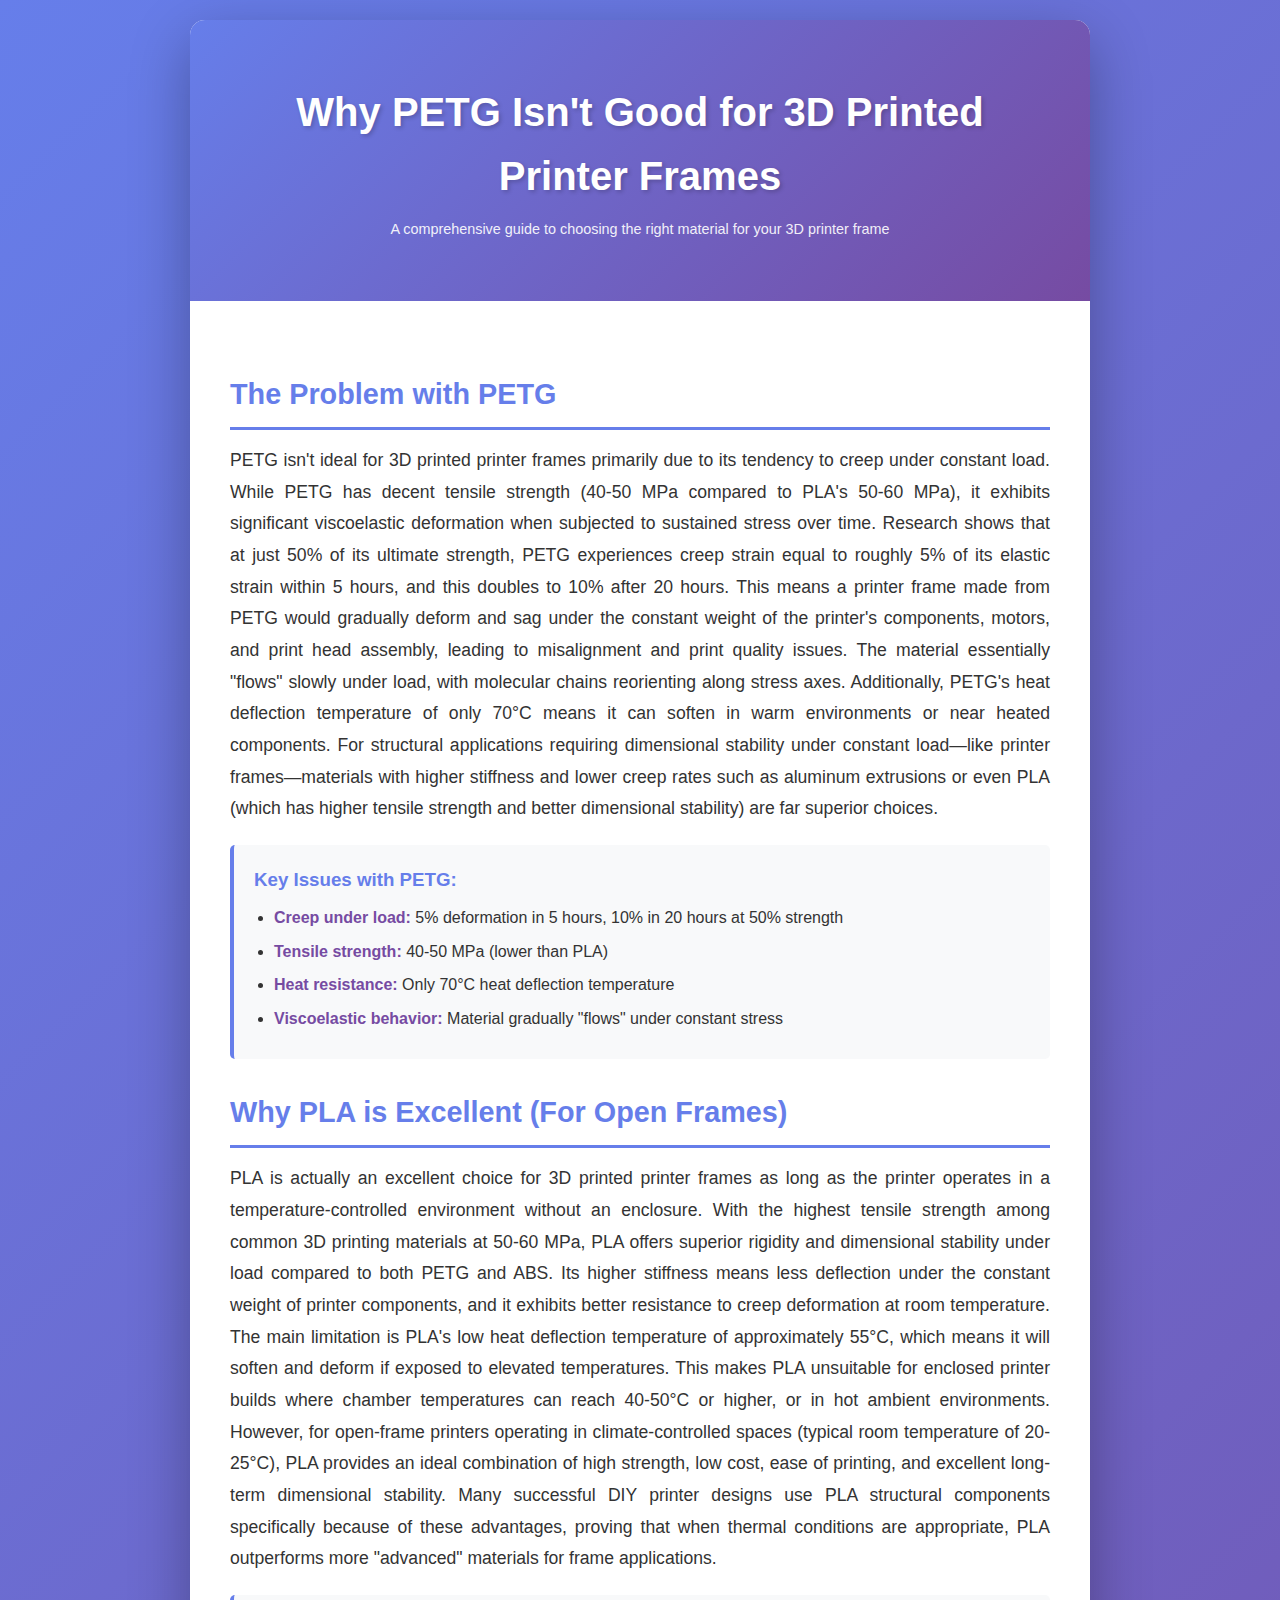
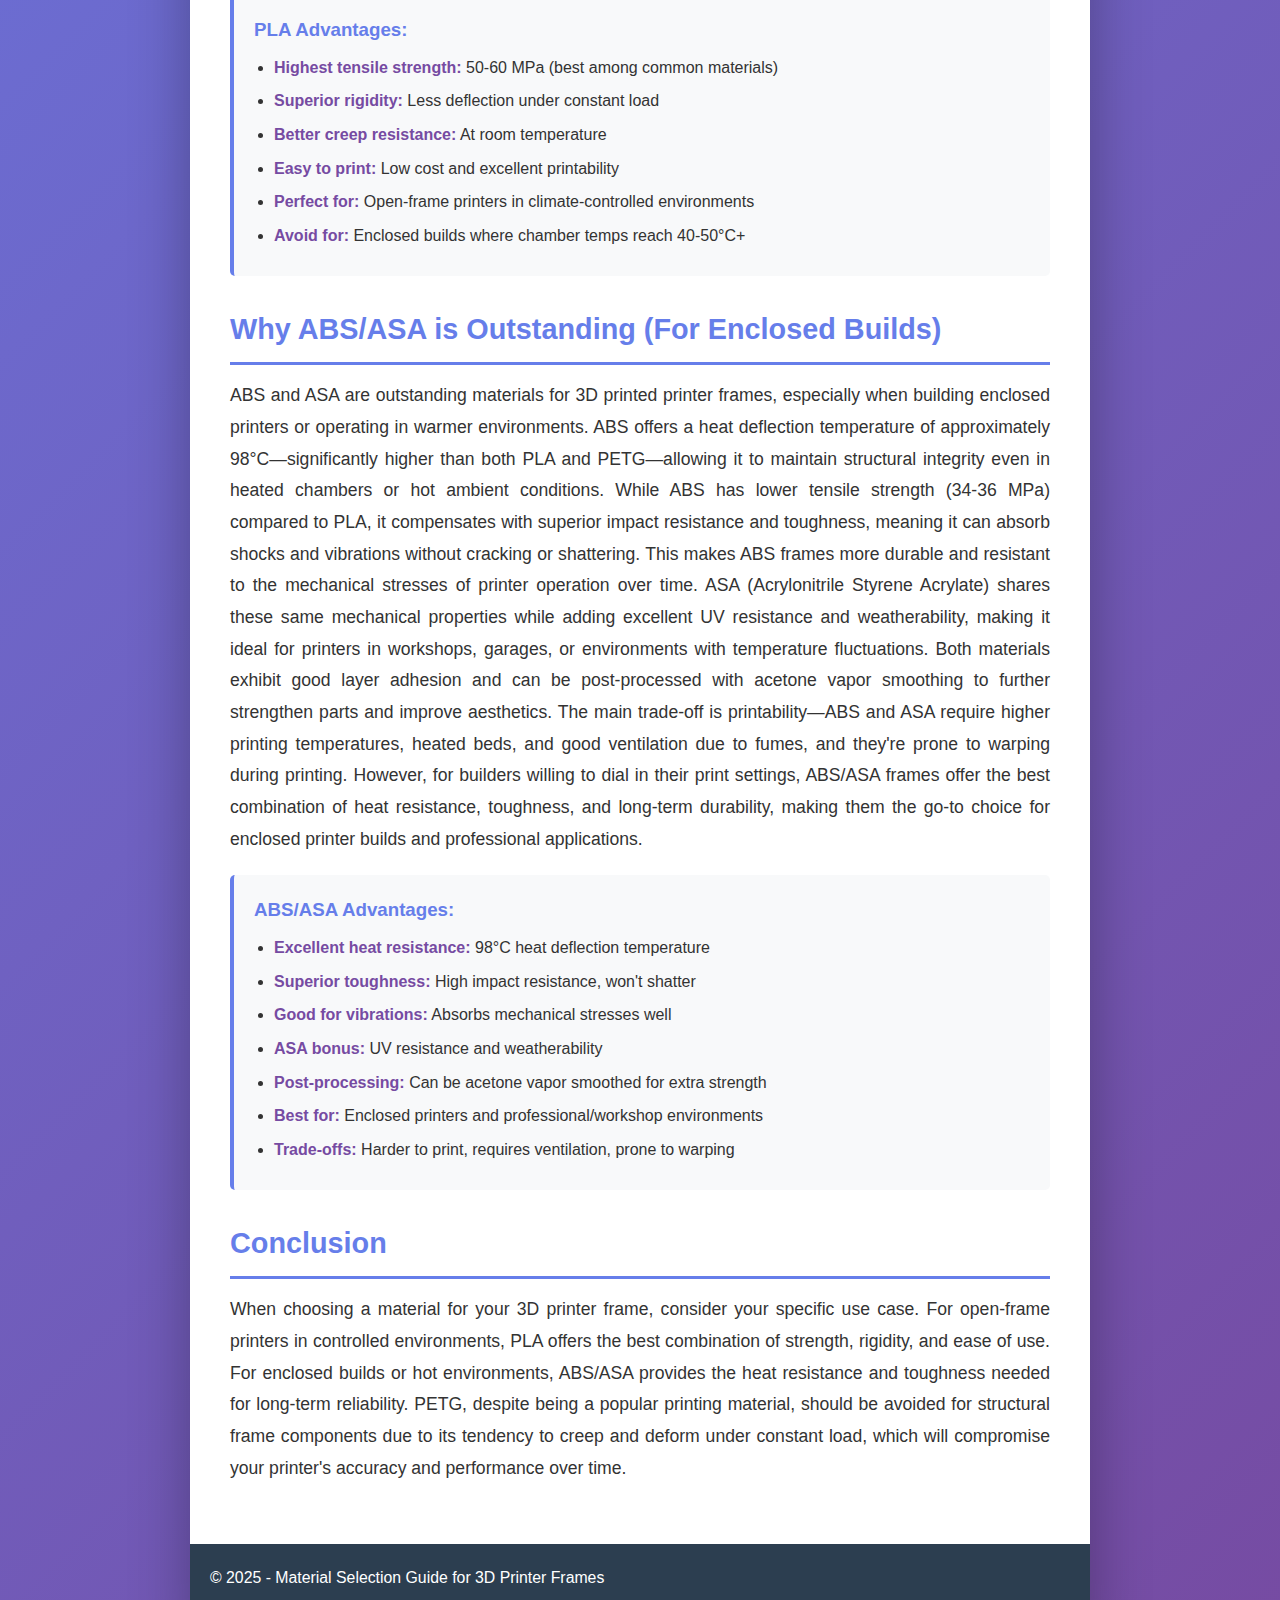
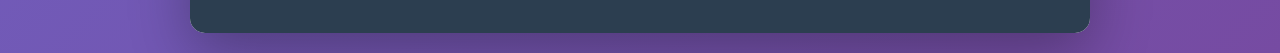
<file: petg-frame-article.html>
<!DOCTYPE html>
<html lang="en">
<head>
    <meta charset="UTF-8">
    <meta name="viewport" content="width=device-width, initial-scale=1.0">
    <title>Why PETG Isn't Good for 3D Printed Printer Frames</title>
    <style>
        * {
            margin: 0;
            padding: 0;
            box-sizing: border-box;
        }

        body {
            font-family: 'Segoe UI', Tahoma, Geneva, Verdana, sans-serif;
            line-height: 1.6;
            color: #333;
            background: linear-gradient(135deg, #667eea 0%, #764ba2 100%);
            min-height: 100vh;
            padding: 20px;
        }

        .container {
            max-width: 900px;
            margin: 0 auto;
            background: white;
            border-radius: 15px;
            box-shadow: 0 20px 60px rgba(0, 0, 0, 0.3);
            overflow: hidden;
        }

        header {
            background: linear-gradient(135deg, #667eea 0%, #764ba2 100%);
            color: white;
            padding: 60px 40px;
            text-align: center;
        }

        h1 {
            font-size: 2.5em;
            margin-bottom: 10px;
            text-shadow: 2px 2px 4px rgba(0, 0, 0, 0.2);
        }

        .meta {
            font-size: 0.9em;
            opacity: 0.9;
            margin-top: 10px;
        }

        article {
            padding: 40px;
        }

        h2 {
            color: #667eea;
            margin-top: 30px;
            margin-bottom: 15px;
            font-size: 1.8em;
            border-bottom: 3px solid #667eea;
            padding-bottom: 10px;
        }

        p {
            margin-bottom: 20px;
            text-align: justify;
            font-size: 1.1em;
            line-height: 1.8;
        }

        .highlight-box {
            background: #f8f9fa;
            border-left: 4px solid #667eea;
            padding: 20px;
            margin: 20px 0;
            border-radius: 5px;
        }

        .highlight-box h3 {
            color: #667eea;
            margin-bottom: 10px;
        }

        .highlight-box ul {
            margin-left: 20px;
            margin-top: 10px;
        }

        .highlight-box li {
            margin-bottom: 8px;
        }

        strong {
            color: #764ba2;
        }

        footer {
            background: #2c3e50;
            color: white;
            text-align: center;
            padding: 20px;
            font-size: 0.9em;
        }

        @media (max-width: 768px) {
            h1 {
                font-size: 1.8em;
            }

            article {
                padding: 20px;
            }

            h2 {
                font-size: 1.5em;
            }
        }
    </style>
<script src="https://sites.super.myninja.ai/_assets/ninja-daytona-script.js"></script>
</head>
<body>
    <div class="container">
        <header>
            <h1>Why PETG Isn't Good for 3D Printed Printer Frames</h1>
            <div class="meta">A comprehensive guide to choosing the right material for your 3D printer frame</div>
        </header>

        <article>
            <h2>The Problem with PETG</h2>
            <p>PETG isn't ideal for 3D printed printer frames primarily due to its tendency to creep under constant load. While PETG has decent tensile strength (40-50 MPa compared to PLA's 50-60 MPa), it exhibits significant viscoelastic deformation when subjected to sustained stress over time. Research shows that at just 50% of its ultimate strength, PETG experiences creep strain equal to roughly 5% of its elastic strain within 5 hours, and this doubles to 10% after 20 hours. This means a printer frame made from PETG would gradually deform and sag under the constant weight of the printer's components, motors, and print head assembly, leading to misalignment and print quality issues. The material essentially "flows" slowly under load, with molecular chains reorienting along stress axes. Additionally, PETG's heat deflection temperature of only 70°C means it can soften in warm environments or near heated components. For structural applications requiring dimensional stability under constant load—like printer frames—materials with higher stiffness and lower creep rates such as aluminum extrusions or even PLA (which has higher tensile strength and better dimensional stability) are far superior choices.</p>

            <div class="highlight-box">
                <h3>Key Issues with PETG:</h3>
                <ul>
                    <li><strong>Creep under load:</strong> 5% deformation in 5 hours, 10% in 20 hours at 50% strength</li>
                    <li><strong>Tensile strength:</strong> 40-50 MPa (lower than PLA)</li>
                    <li><strong>Heat resistance:</strong> Only 70°C heat deflection temperature</li>
                    <li><strong>Viscoelastic behavior:</strong> Material gradually "flows" under constant stress</li>
                </ul>
            </div>

            <h2>Why PLA is Excellent (For Open Frames)</h2>
            <p>PLA is actually an excellent choice for 3D printed printer frames as long as the printer operates in a temperature-controlled environment without an enclosure. With the highest tensile strength among common 3D printing materials at 50-60 MPa, PLA offers superior rigidity and dimensional stability under load compared to both PETG and ABS. Its higher stiffness means less deflection under the constant weight of printer components, and it exhibits better resistance to creep deformation at room temperature. The main limitation is PLA's low heat deflection temperature of approximately 55°C, which means it will soften and deform if exposed to elevated temperatures. This makes PLA unsuitable for enclosed printer builds where chamber temperatures can reach 40-50°C or higher, or in hot ambient environments. However, for open-frame printers operating in climate-controlled spaces (typical room temperature of 20-25°C), PLA provides an ideal combination of high strength, low cost, ease of printing, and excellent long-term dimensional stability. Many successful DIY printer designs use PLA structural components specifically because of these advantages, proving that when thermal conditions are appropriate, PLA outperforms more "advanced" materials for frame applications.</p>

            <div class="highlight-box">
                <h3>PLA Advantages:</h3>
                <ul>
                    <li><strong>Highest tensile strength:</strong> 50-60 MPa (best among common materials)</li>
                    <li><strong>Superior rigidity:</strong> Less deflection under constant load</li>
                    <li><strong>Better creep resistance:</strong> At room temperature</li>
                    <li><strong>Easy to print:</strong> Low cost and excellent printability</li>
                    <li><strong>Perfect for:</strong> Open-frame printers in climate-controlled environments</li>
                    <li><strong>Avoid for:</strong> Enclosed builds where chamber temps reach 40-50°C+</li>
                </ul>
            </div>

            <h2>Why ABS/ASA is Outstanding (For Enclosed Builds)</h2>
            <p>ABS and ASA are outstanding materials for 3D printed printer frames, especially when building enclosed printers or operating in warmer environments. ABS offers a heat deflection temperature of approximately 98°C—significantly higher than both PLA and PETG—allowing it to maintain structural integrity even in heated chambers or hot ambient conditions. While ABS has lower tensile strength (34-36 MPa) compared to PLA, it compensates with superior impact resistance and toughness, meaning it can absorb shocks and vibrations without cracking or shattering. This makes ABS frames more durable and resistant to the mechanical stresses of printer operation over time. ASA (Acrylonitrile Styrene Acrylate) shares these same mechanical properties while adding excellent UV resistance and weatherability, making it ideal for printers in workshops, garages, or environments with temperature fluctuations. Both materials exhibit good layer adhesion and can be post-processed with acetone vapor smoothing to further strengthen parts and improve aesthetics. The main trade-off is printability—ABS and ASA require higher printing temperatures, heated beds, and good ventilation due to fumes, and they're prone to warping during printing. However, for builders willing to dial in their print settings, ABS/ASA frames offer the best combination of heat resistance, toughness, and long-term durability, making them the go-to choice for enclosed printer builds and professional applications.</p>

            <div class="highlight-box">
                <h3>ABS/ASA Advantages:</h3>
                <ul>
                    <li><strong>Excellent heat resistance:</strong> 98°C heat deflection temperature</li>
                    <li><strong>Superior toughness:</strong> High impact resistance, won't shatter</li>
                    <li><strong>Good for vibrations:</strong> Absorbs mechanical stresses well</li>
                    <li><strong>ASA bonus:</strong> UV resistance and weatherability</li>
                    <li><strong>Post-processing:</strong> Can be acetone vapor smoothed for extra strength</li>
                    <li><strong>Best for:</strong> Enclosed printers and professional/workshop environments</li>
                    <li><strong>Trade-offs:</strong> Harder to print, requires ventilation, prone to warping</li>
                </ul>
            </div>

            <h2>Conclusion</h2>
            <p>When choosing a material for your 3D printer frame, consider your specific use case. For open-frame printers in controlled environments, PLA offers the best combination of strength, rigidity, and ease of use. For enclosed builds or hot environments, ABS/ASA provides the heat resistance and toughness needed for long-term reliability. PETG, despite being a popular printing material, should be avoided for structural frame components due to its tendency to creep and deform under constant load, which will compromise your printer's accuracy and performance over time.</p>
        </article>

        <footer>
            <p>&copy; 2025 - Material Selection Guide for 3D Printer Frames</p>
        </footer>
    </div>
</body>
</html>
</file>
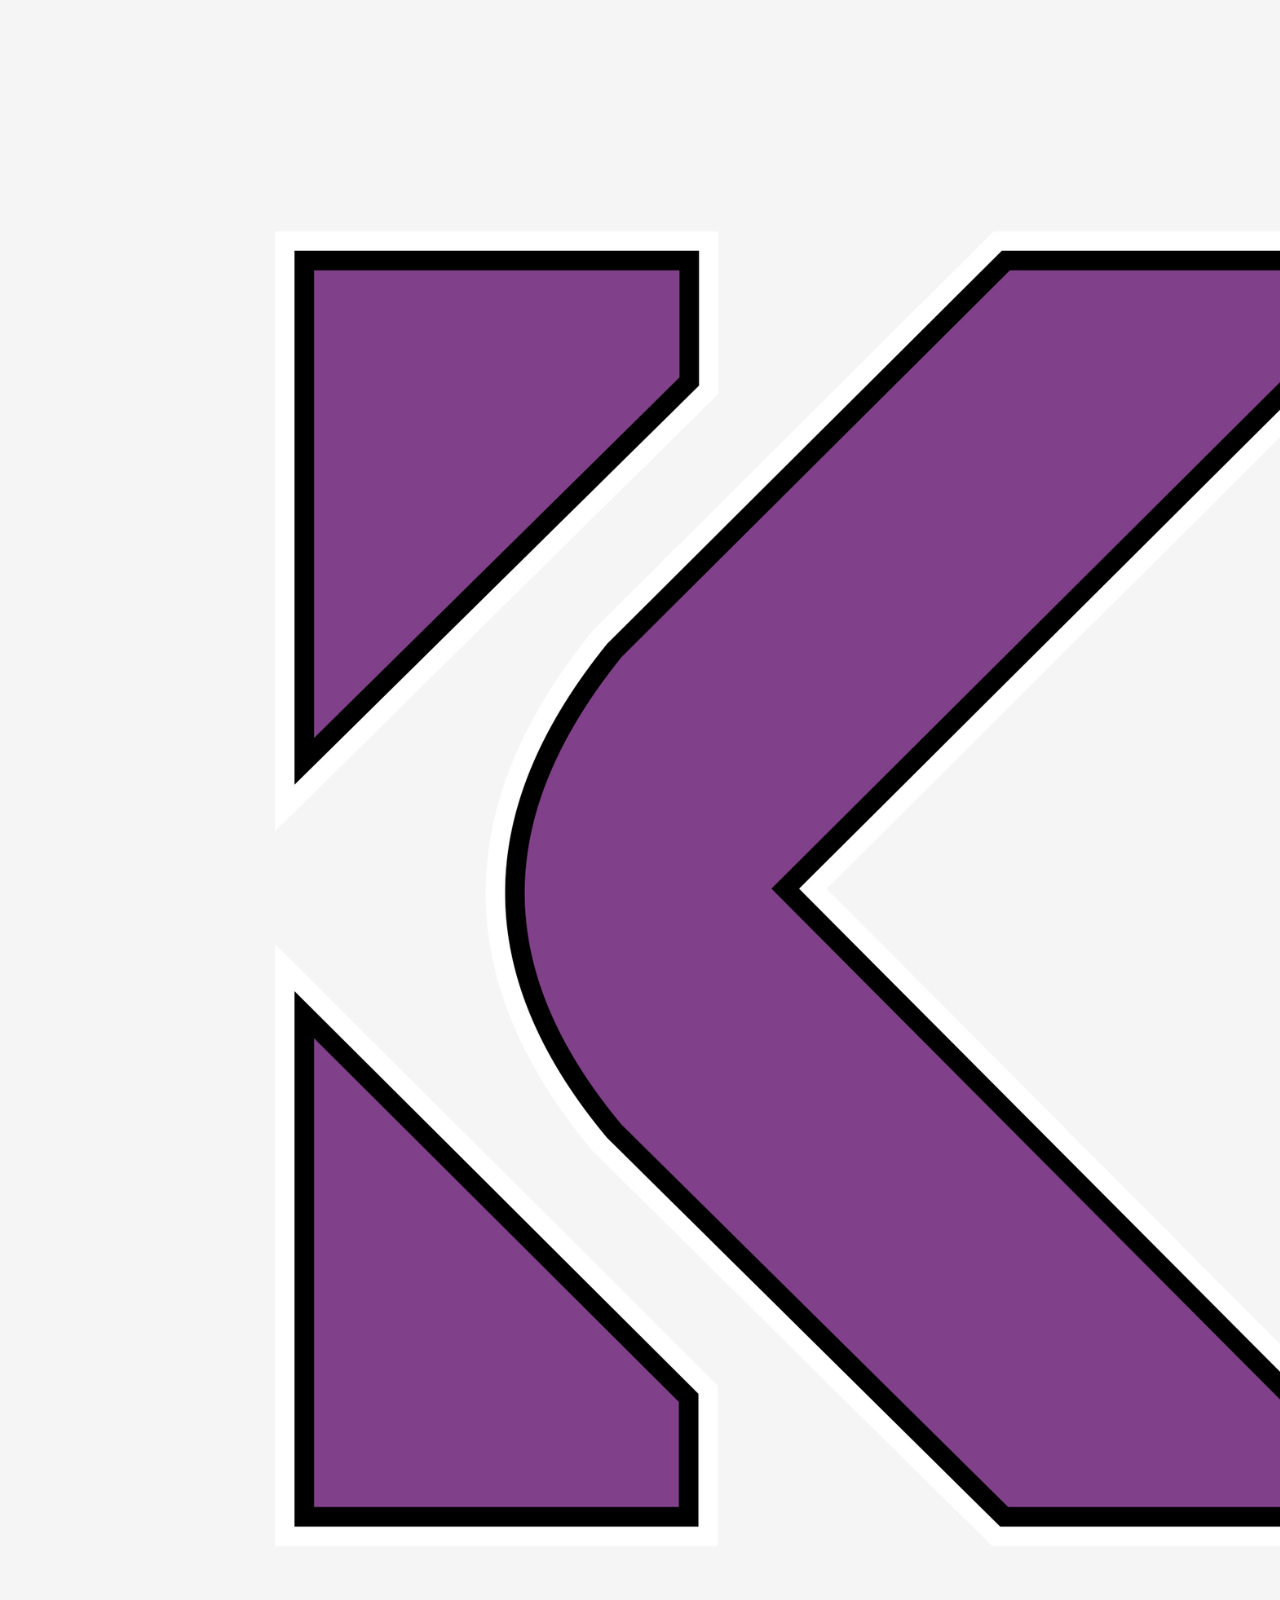
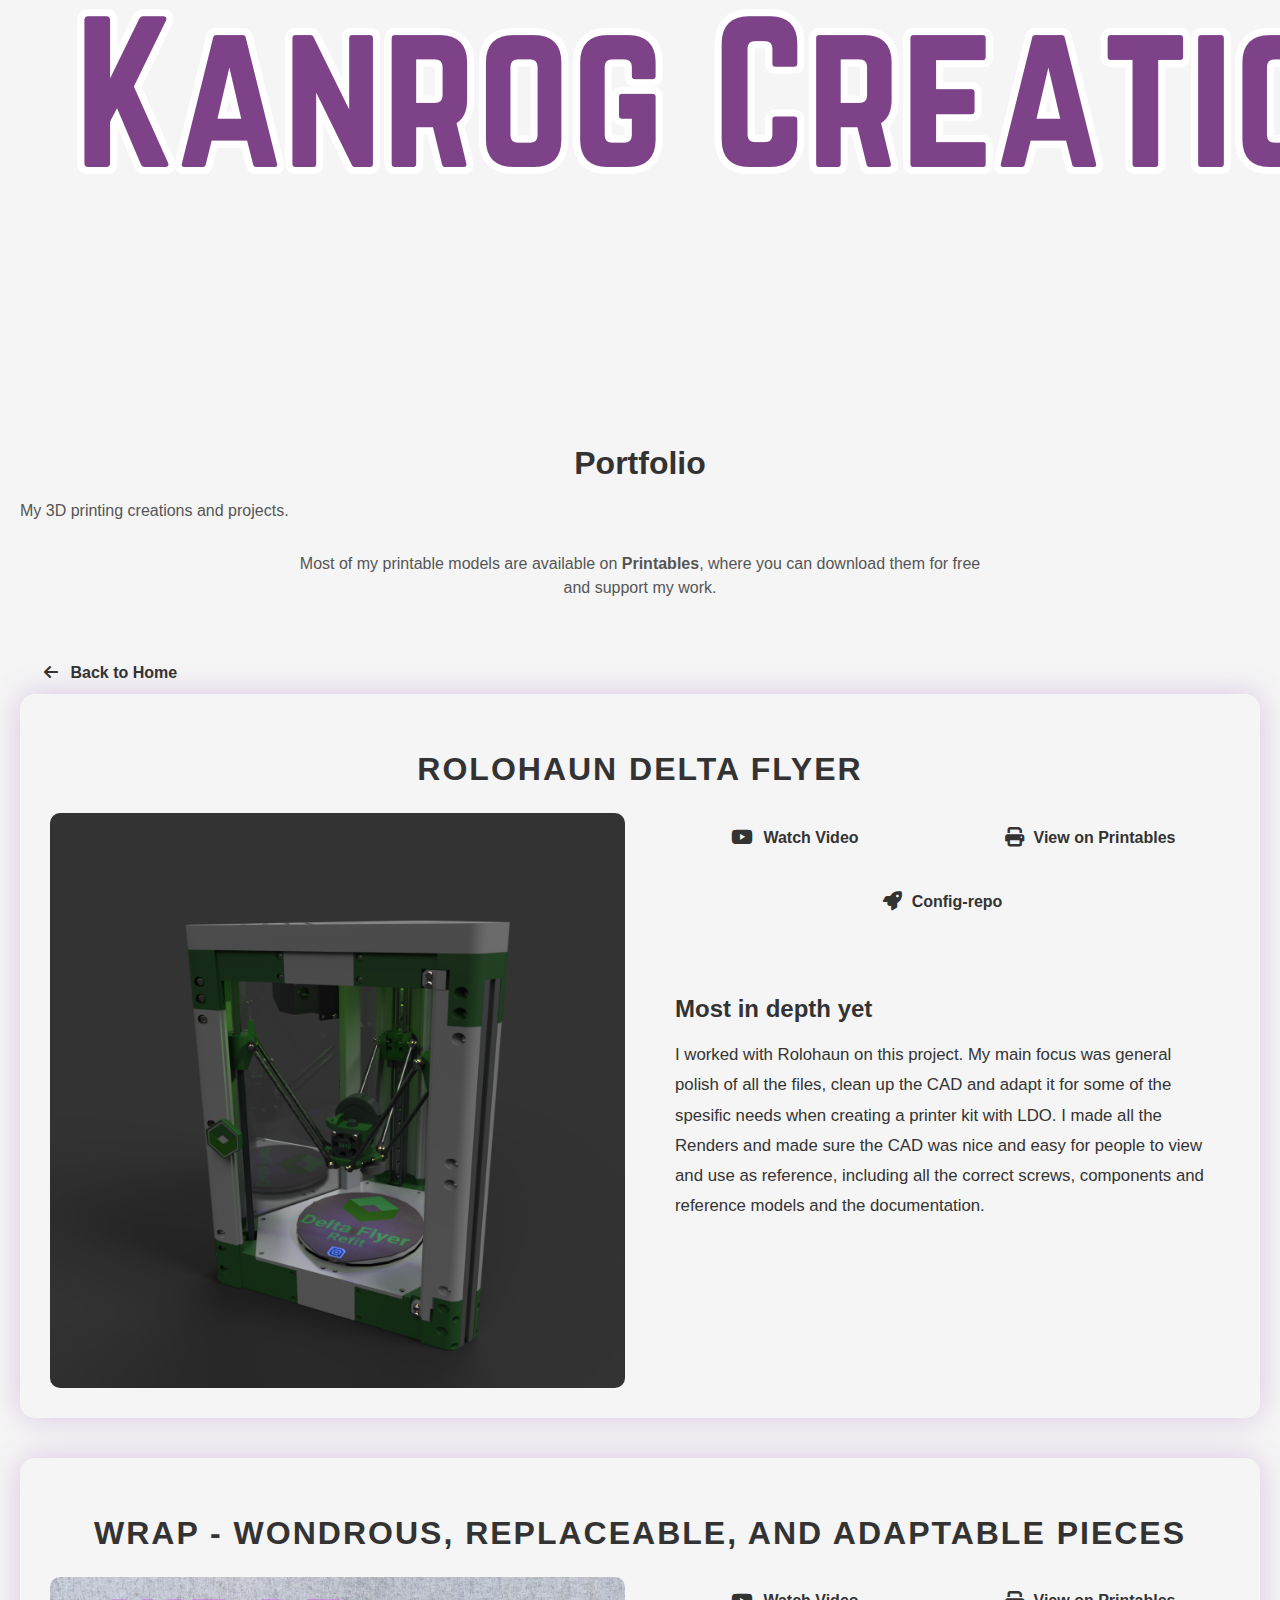
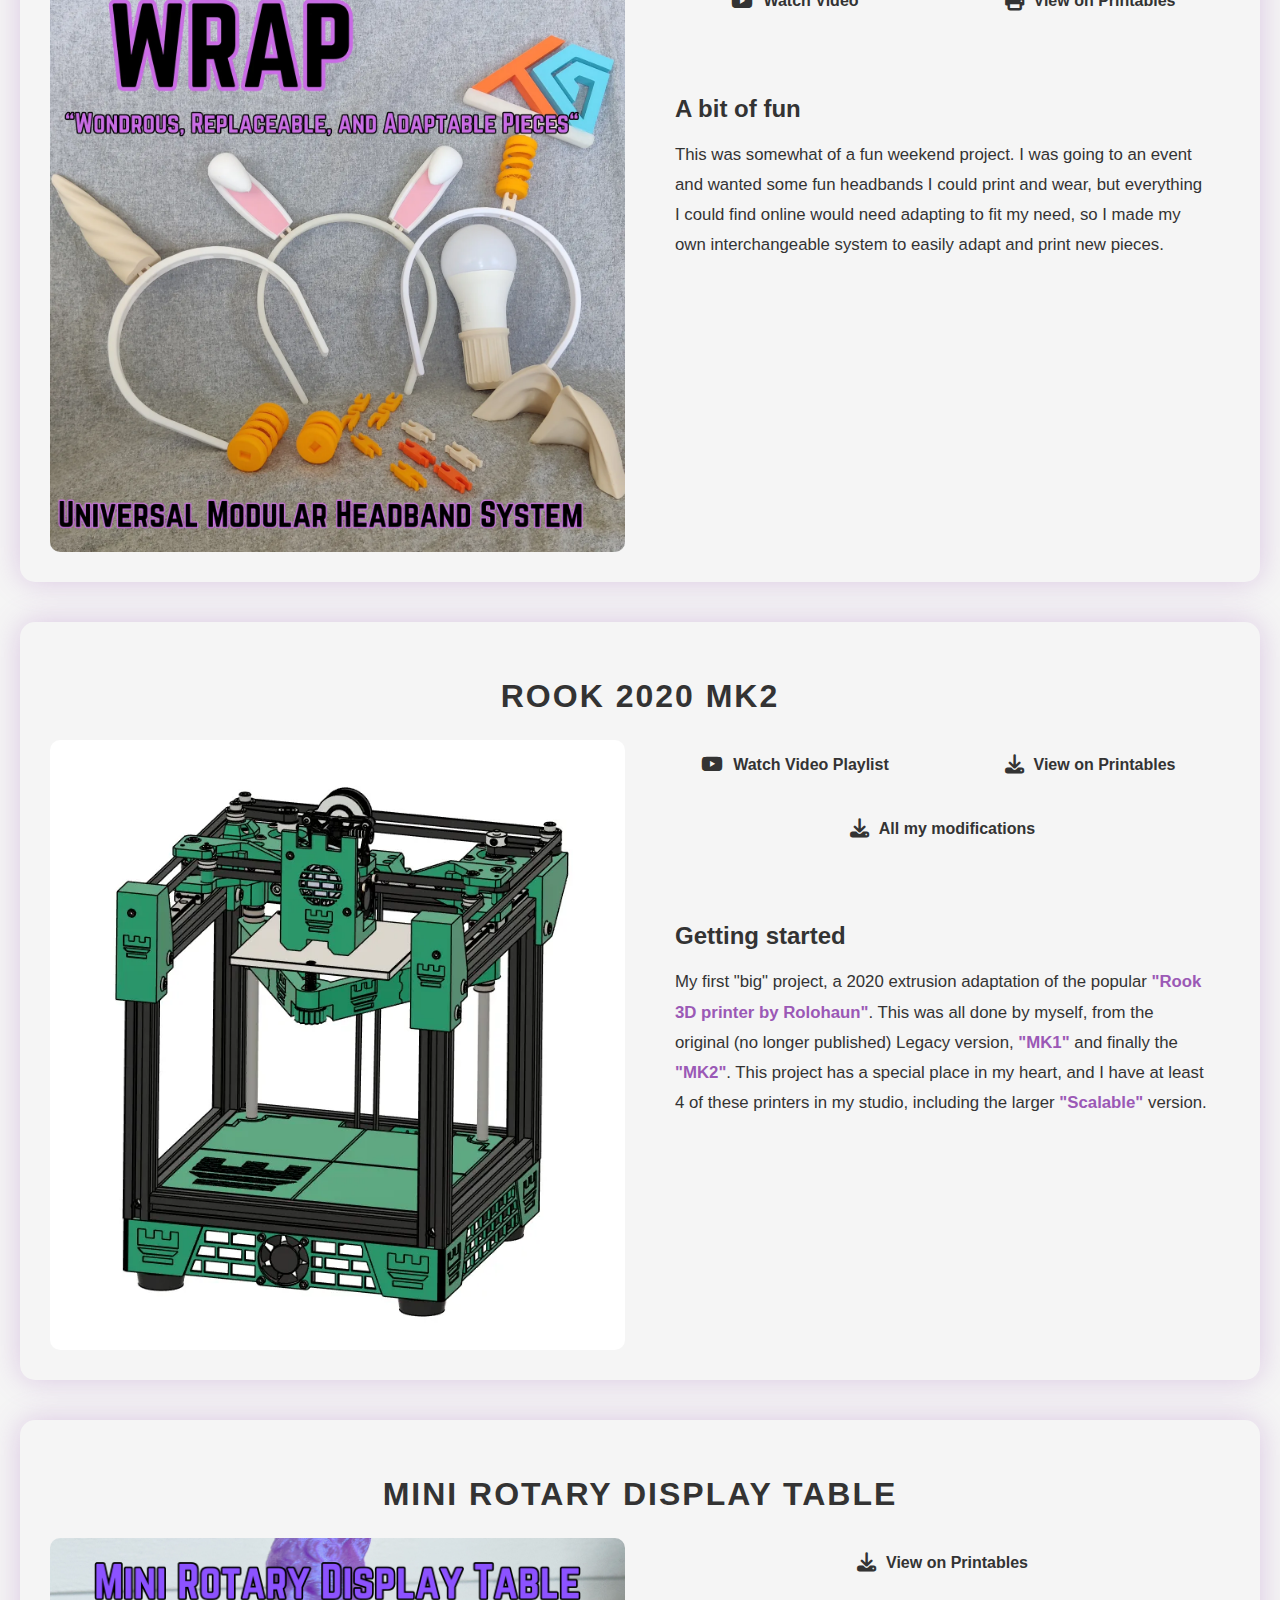
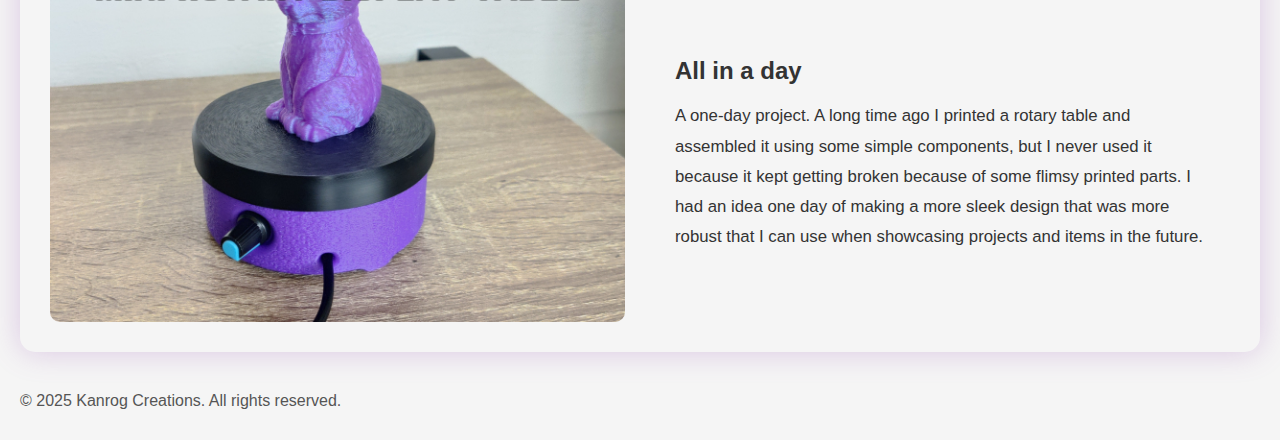
<file: portfolio.html>
<!DOCTYPE html>
<html lang="en">
<head>
    <meta charset="UTF-8">
    <meta name="viewport" content="width=device-width, initial-scale=1.0">
    <title>Portfolio - Kanrog Creations</title>
    <link rel="stylesheet" href="style.css">
    <link rel="stylesheet" href="portfolio-styles.css">
    <link rel="stylesheet" href="https://cdnjs.cloudflare.com/ajax/libs/font-awesome/6.4.0/css/all.min.css">
<script src="https://sites.super.myninja.ai/_assets/ninja-daytona-script.js"></script>
</head>
<body>
    <div class="container">
        <header>
            <div class="logo-container">
                <img src="Kanrog LOGO wtext.png" alt="Kanrog Creations Logo" class="logo">
            </div>
            <h1>Portfolio</h1>
            <p class="tagline">My 3D printing creations and projects.</p>
            <section id="portfolio-intro" class="tagline" style="max-width: 700px; margin: 2em auto; text-align: center; line-height: 1.5;">
                            <p>Most of my printable models are available on <a href="https://www.printables.com/@Kanrog/models" target="_blank" style="color: var(--primary-purple); text-decoration: none; font-weight: 600;">Printables</a>, where you can download them for free and support my work.</p>
            </section>
            <a href="index.html" class="back-link">
                <i class="fas fa-arrow-left"></i> Back to Home
            </a>
        </header>

        <main>
            <!-- Portfolio Item 1 -->
            <section class="portfolio-item">
                <h2 class="portfolio-title">Rolohaun Delta Flyer</h2>
                <div class="portfolio-content">
                    <div class="portfolio-image">
                        <img src="image/Delta_Flyer_Refit_Full_Assembly_11.png?w=800" alt="Project Image">
                    </div>
                    <div class="portfolio-details">
                        <div class="portfolio-links">
                            <a href="https://youtu.be/1Zi_YIisRXk" target="_blank" class="portfolio-link">
                                <i class="fab fa-youtube"></i> Watch Video
                            </a>
                            <a href="https://www.printables.com/model/1327596-delta-flyer-refit-3d-printer" target="_blank" class="portfolio-link">
                                <i class="fas fa-print"></i> View on Printables
                            </a>
                            </a>
                            <a href="https://kanrog.github.io/Delta-Flyer/" target="_blank" class="portfolio-link">
                                <i class="fas fa-rocket"></i> Config-repo
                            </a>
                        
                        </div>
                        <div class="portfolio-description">
                            <h3>Most in depth yet</h3>
                            <p>
                                I worked with Rolohaun on this project.
                                My main focus was general polish of all the
                                files, clean up the CAD and adapt it for
                                some of the spesific needs when creating a
                                printer kit with LDO. I made all the Renders
                                and made sure the CAD was nice and easy for
                                people to view and use as reference, including
                                all the correct screws, components and reference
                                models and the documentation.
                            </p>
                        </div>
                    </div>
                </div>
            </section>

            <!-- Portfolio Item 2 -->
            <section class="portfolio-item">
                <h2 class="portfolio-title">WRAP - Wondrous, Replaceable, and Adaptable Pieces</h2>
                <div class="portfolio-content">
                    <div class="portfolio-image">
                        <img src="image/wrap.png?w=800" alt="Project Image">
                    </div>
                    <div class="portfolio-details">
                        <div class="portfolio-links">
                            <a href="https://youtube.com/@kanrogcreations" target="_blank" class="portfolio-link">
                                <i class="fab fa-youtube"></i> Watch Video
                            </a>
                            <a href="https://www.printables.com/model/1259287-wrap-wondrous-replaceable-and-adaptable-pieces" target="_blank" class="portfolio-link">
                                <i class="fas fa-print"></i> View on Printables
                            </a>
                        </div>
                        <div class="portfolio-description">
                            <h3>A bit of fun</h3>
                            <p>
                             This was somewhat of a fun weekend project.
                             I was going to an event and wanted some fun
                             headbands I could print and wear, but everything
                             I could find online would need adapting to fit
                             my need, so I made my own interchangeable system
                             to easily adapt and print new pieces.
                            </p>
                        </div>
                    </div>
                </div>
            </section>

            <!-- Portfolio Item 3 -->
            <section class="portfolio-item">
                <h2 class="portfolio-title">Rook 2020 MK2</h2>
                <div class="portfolio-content">
                    <div class="portfolio-image">
                        <img src="image/rook-2020-mk2.png?w=800" alt="Project Image">
                    </div>
                    <div class="portfolio-details">
                        <div class="portfolio-links">
                            <a href="https://www.youtube.com/@kanrogcreations/search?query=Rook%202020%20MK2" target="_blank" class="portfolio-link">
                                <i class="fab fa-youtube"></i> Watch Video Playlist
                            </a>
                            <a href="https://www.printables.com/model/798733-rook-2020-mk2" target="_blank" class="portfolio-link">
                                <i class="fas fa-download"></i> View on Printables
                            </a>
                            <a href="https://www.printables.com/@Kanrog/collections/652555" target="_blank" class="portfolio-link">
                                <i class="fas fa-download"></i> All my modifications
                            </a>
                        </div>
                        <div class="portfolio-description">
                            <h3>Getting started</h3>
                            <p>
                                My first "big" project, a 2020 extrusion adaptation of the popular 
                                <a href="https://www.printables.com/model/387431-rook-mk1-3d-printer" target="_blank" style="color: #9b59b6; text-decoration: none; font-weight: 600;">"Rook 3D printer by Rolohaun"</a>. 
                                This was all done by myself, from the original (no longer published) Legacy version, 
                                <a href="https://www.printables.com/model/447255-rook-2020-mk1" target="_blank" style="color: #9b59b6; text-decoration: none; font-weight: 600;">"MK1"</a> and finally the 
                                <a href="https://www.printables.com/model/798733-rook-2020-mk2" style="color: #9b59b6; text-decoration: none; font-weight: 600;">"MK2"</a>. 
                                This project has a special place in my heart, and I have at least 4 of these printers in my studio, 
                                including the larger <a href="https://www.printables.com/model/818501-rook-2020-scalable-mk2" target="_blank" style="color: #9b59b6; text-decoration: none; font-weight: 600;">"Scalable"</a> version.
                            </p>
                        </div>
                    </div>
                </div>
            </section>
                        <!-- Portfolio Item 4 -->
            <section class="portfolio-item">
                <h2 class="portfolio-title">Mini Rotary Display Table</h2>
                <div class="portfolio-content">
                    <div class="portfolio-image">
                        <img src="image/rotary.png?w=800" alt="Project Image">
                    </div>
                    <div class="portfolio-details">
                        <div class="portfolio-links">
                            <a href="https://www.printables.com/model/1452429-mini-rotary-display-table" target="_blank" class="portfolio-link">
                                <i class="fas fa-download"></i> View on Printables
                            </a>
                        </div>
                        <div class="portfolio-description">
                            <h3>All in a day</h3>
                            <p>
                                A one-day project.
                                A long time ago I printed a rotary table and 
                                assembled it using some simple components, but 
                                I never used it because it kept getting 
                                broken because of some flimsy printed parts.
                                I had an idea one day of making a more sleek design 
                                that was more robust that I can use when showcasing 
                                projects and items in the future.
                            </p>
                        </div>
                    </div>
                </div>
            </section>
        </main>

        <footer>
            <p>&copy; 2025 Kanrog Creations. All rights reserved.</p>
        </footer>
    </div>

    <script src="script.js"></script>
</body>
</html>
</file>
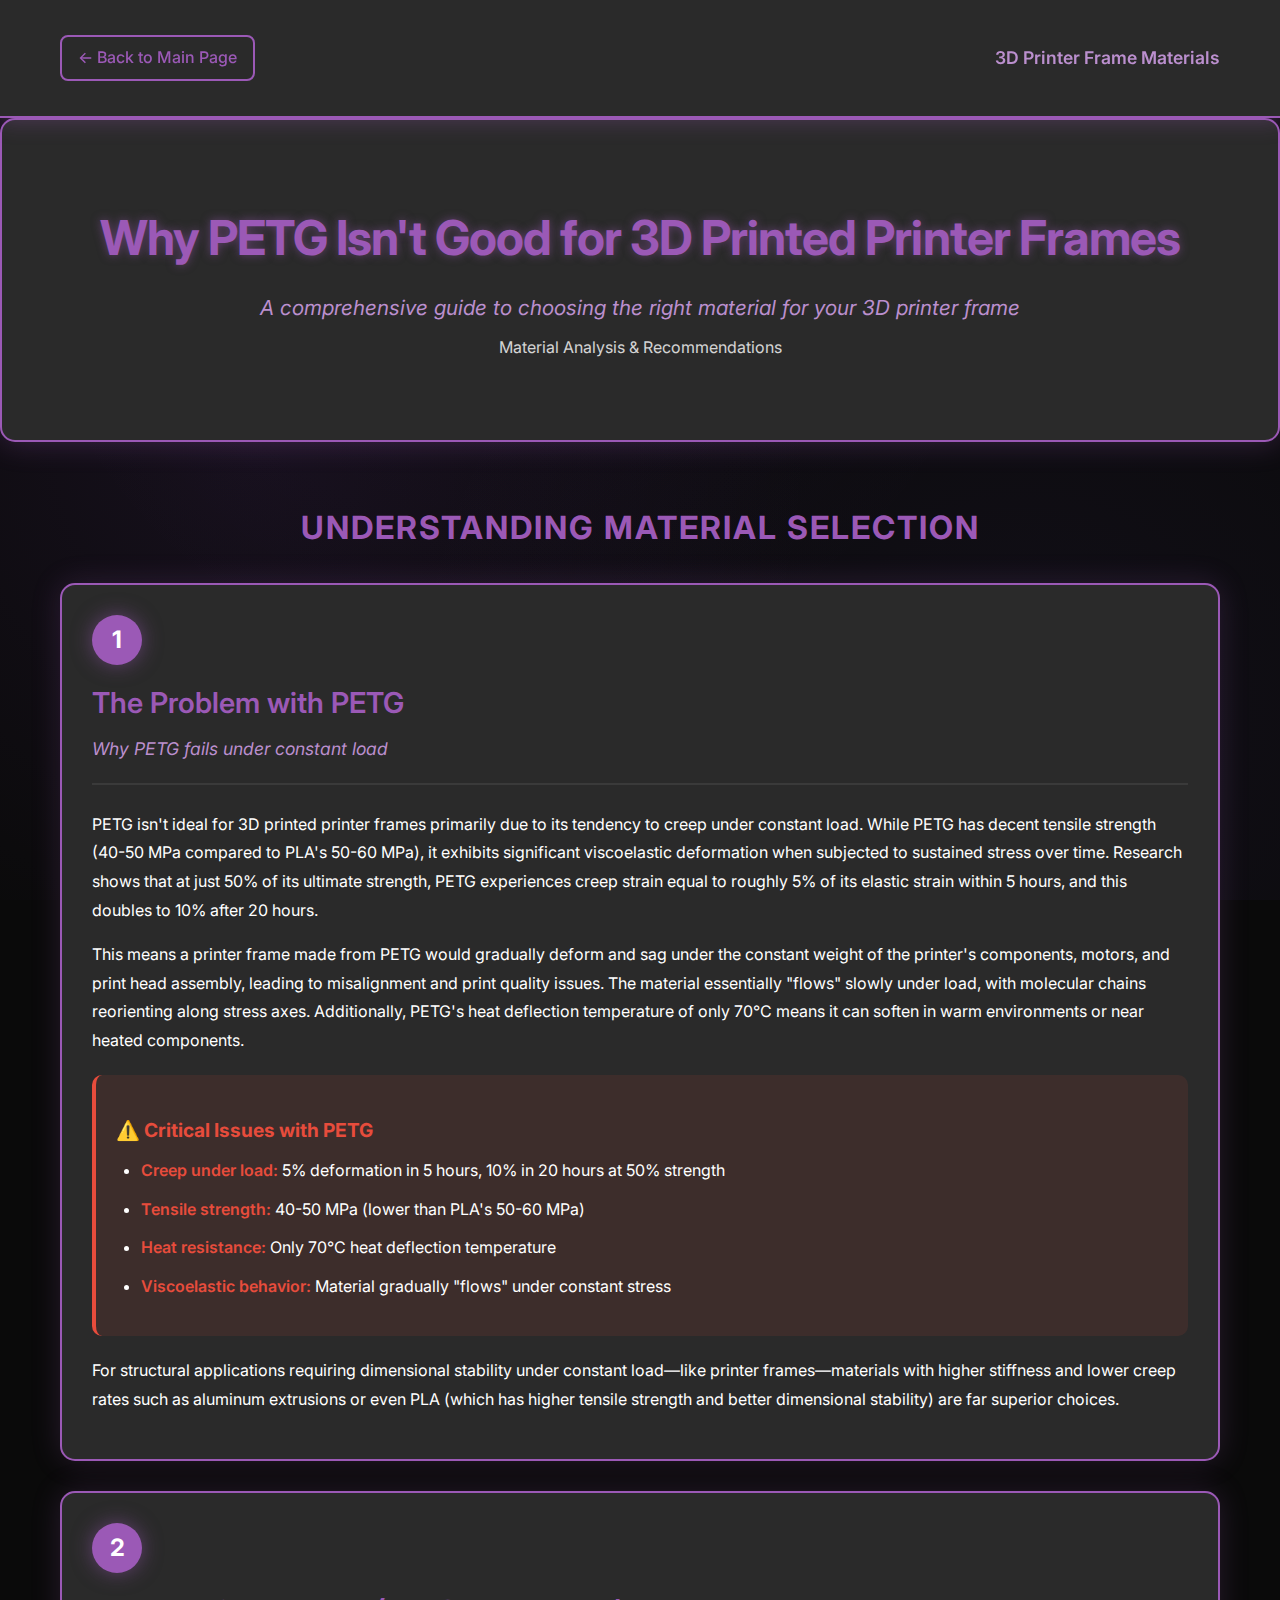
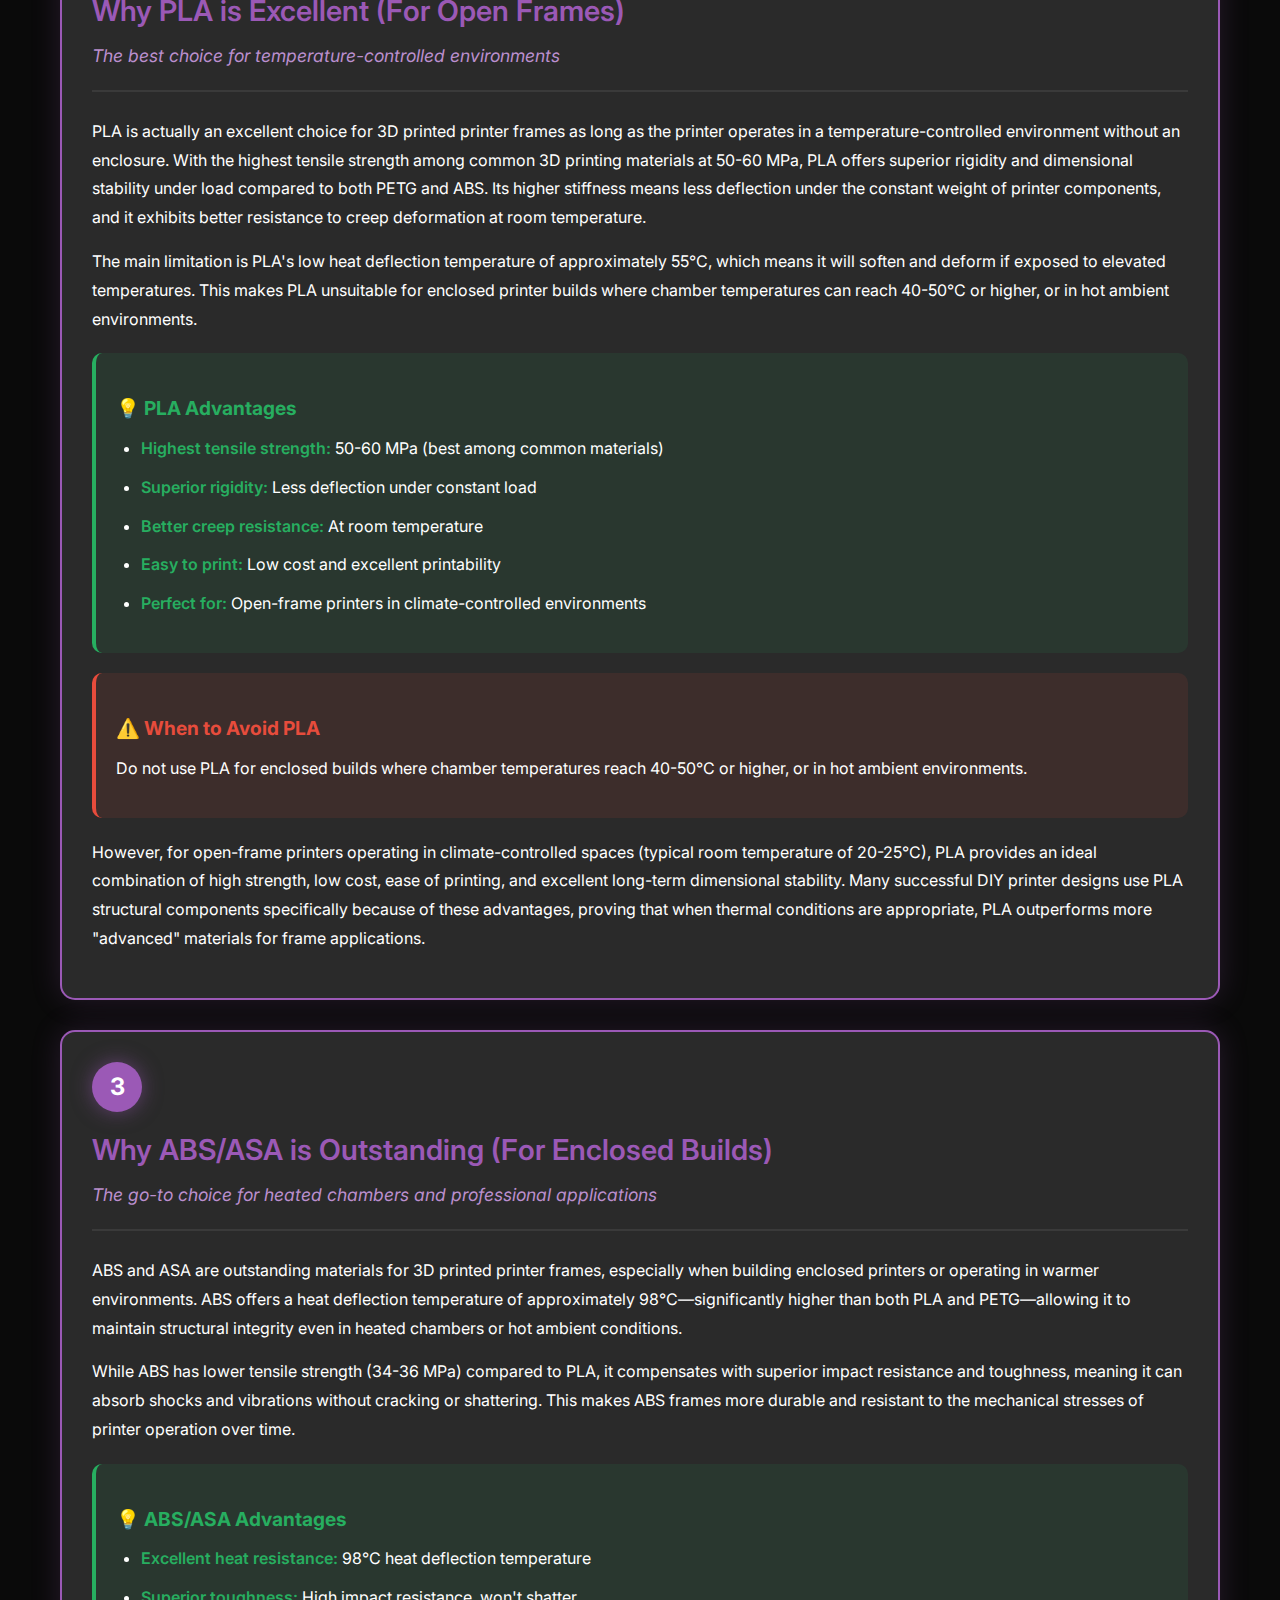
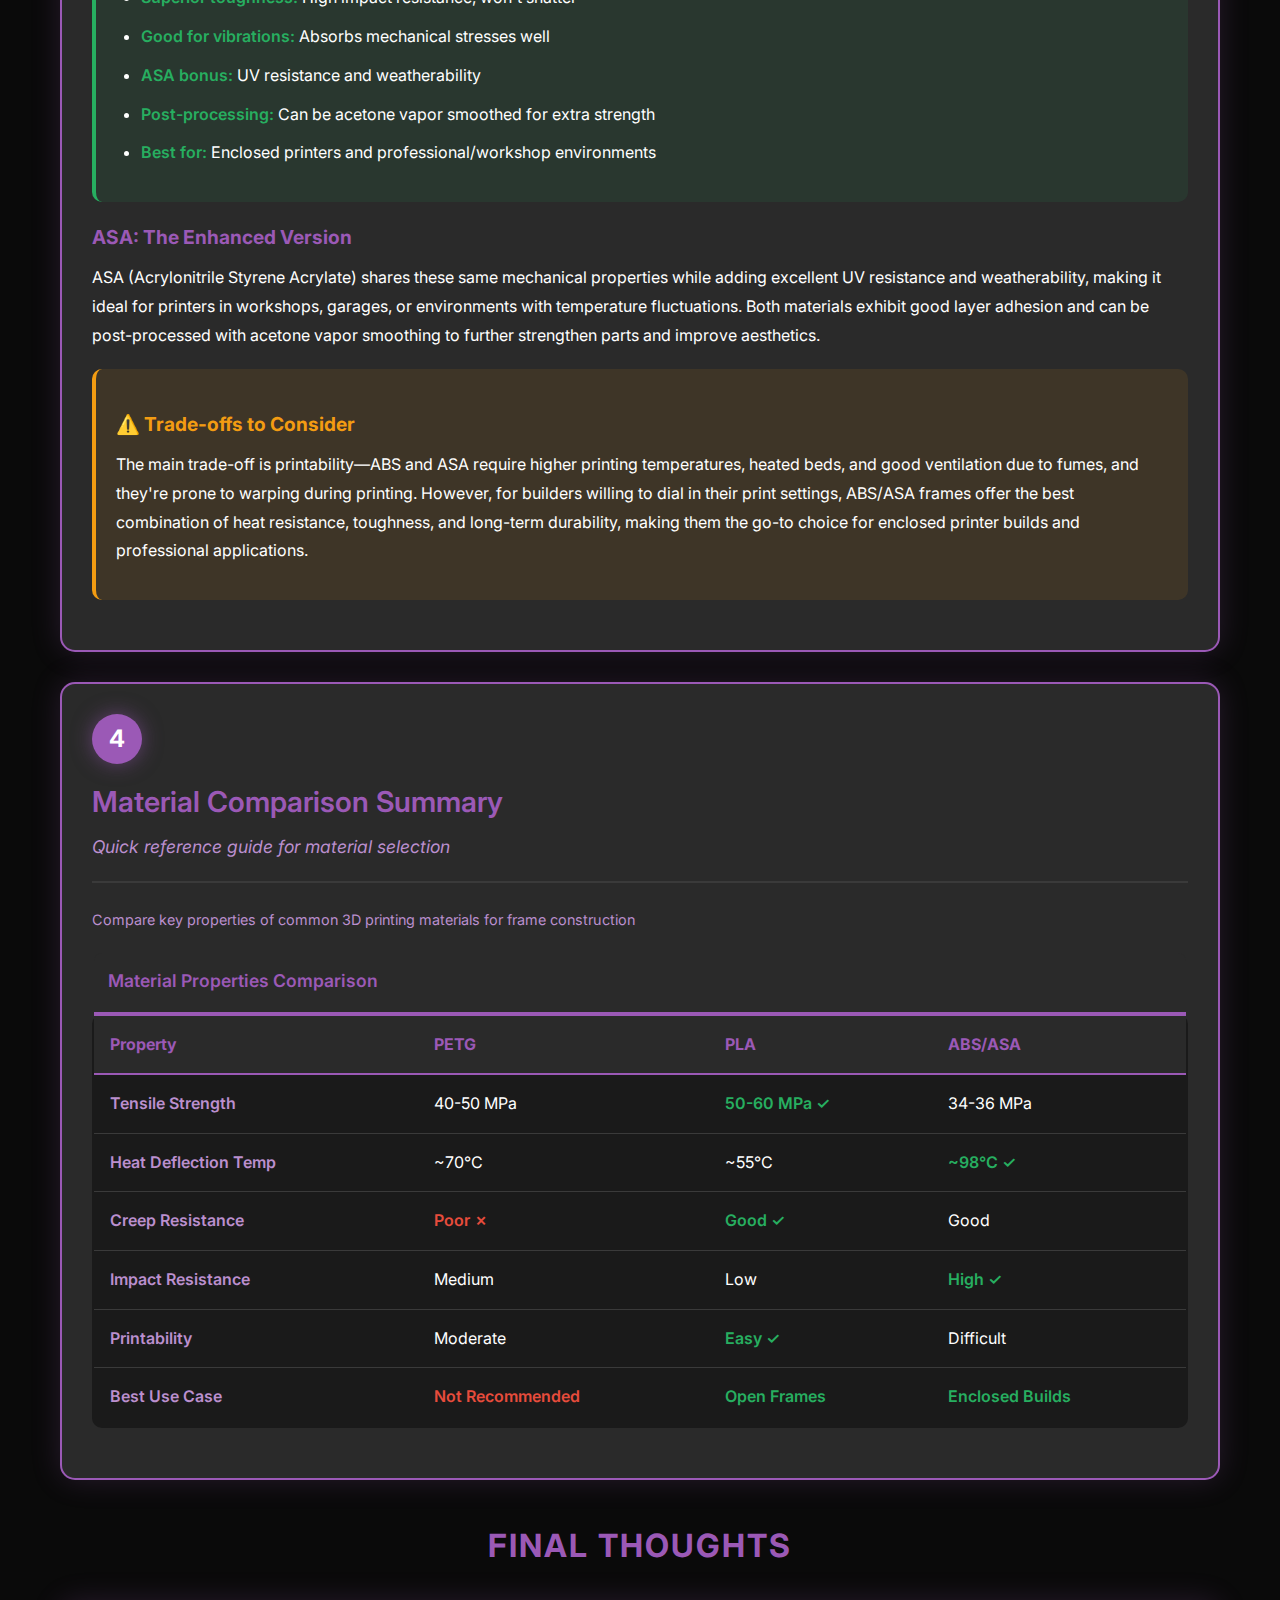
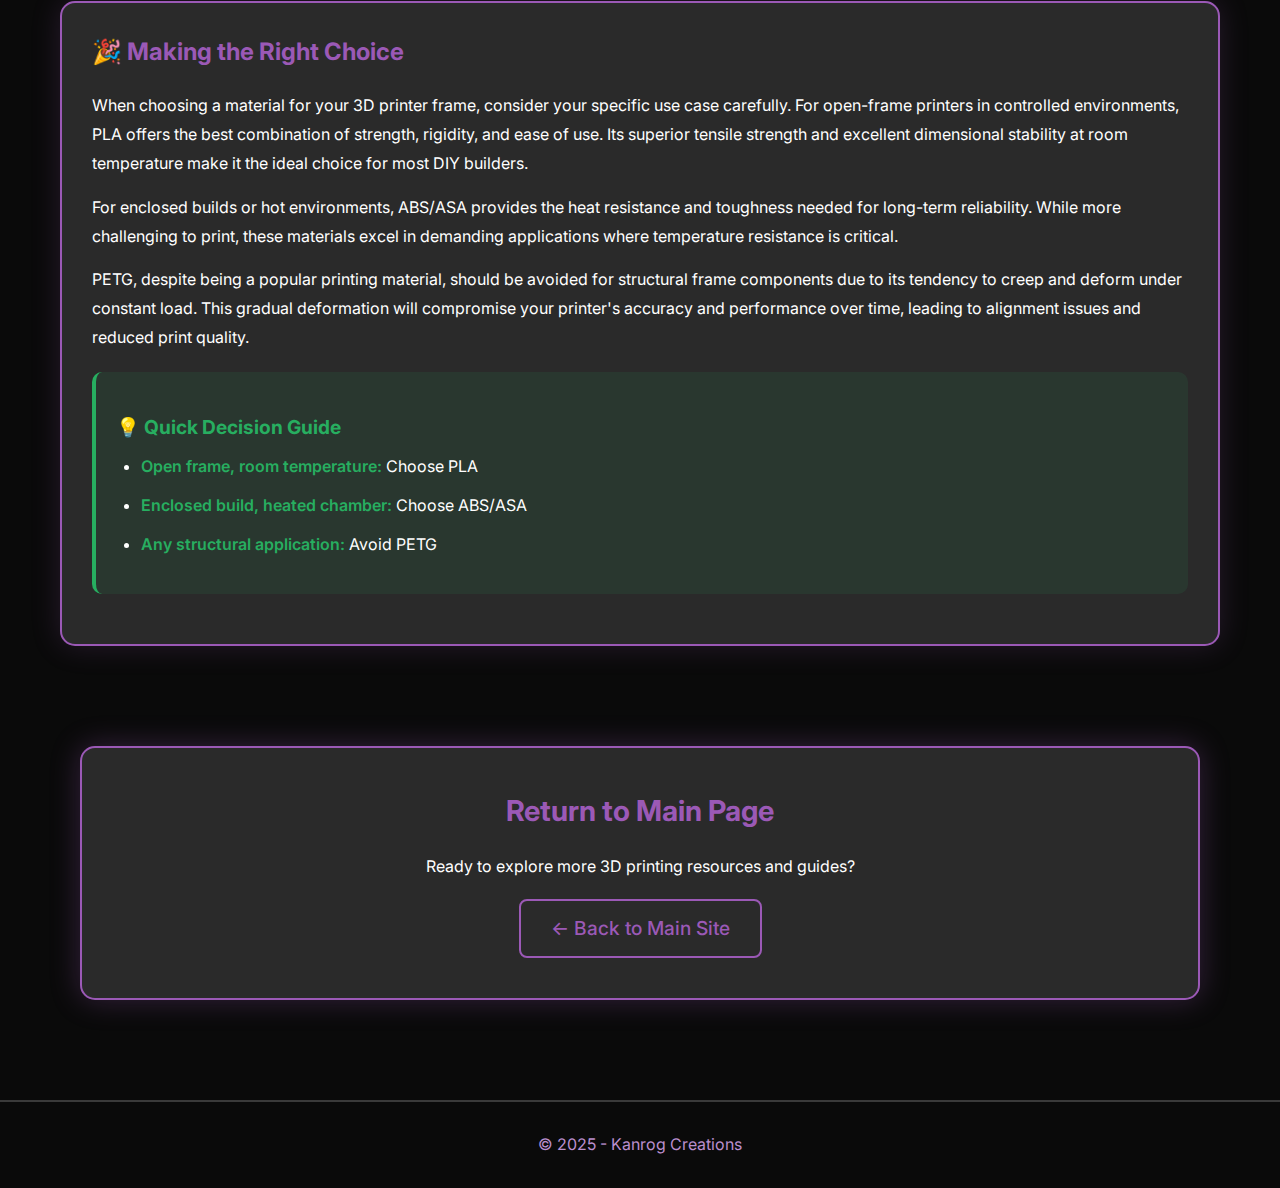
<file: printed_frame_material.html>
<!DOCTYPE html>
<html lang="en">
<head>
    <meta charset="UTF-8">
    <meta name="viewport" content="width=device-width, initial-scale=1.0">
    <title>Why PETG Isn't Good for 3D Printed Printer Frames - Kanrog Creations</title>
    <link rel="stylesheet" href="article-style.css">
    <link rel="icon" type="image/x-icon" href="data:image/svg+xml,<svg xmlns='http://www.w3.org/2000/svg' viewBox='0 0 100 100'><text y='.9em' font-size='90'>🖨️</text></svg>">
    <script src="https://sites.super.myninja.ai/_assets/ninja-daytona-script.js"></script>
</head>
<body>
    <!-- Navigation Header -->
    <nav class="nav-header">
        <div class="container">
            <a href="index.html" class="back-link">← Back to Main Page</a>
            <div class="nav-title">3D Printer Frame Materials</div>
        </div>
    </nav>

    <!-- Main Header -->
    <header class="header">
        <div class="container">
            <h1>Why PETG Isn't Good for 3D Printed Printer Frames</h1>
            <div class="subtitle">A comprehensive guide to choosing the right material for your 3D printer frame</div>
            <div class="author">Material Analysis & Recommendations</div>
        </div>
    </header>

    <div class="container">
        <!-- Main Content Section -->
        <section class="content-section">
            <h2 class="section-title">Understanding Material Selection</h2>

            <!-- ============================================ -->
            <!-- STEP 1: THE PROBLEM WITH PETG -->
            <!-- ============================================ -->
            <div class="step-card">
                <div class="step-header">
                    <div class="step-number">1</div>
                    <div class="step-title">The Problem with PETG</div>
                    <div class="step-subtitle">Why PETG fails under constant load</div>
                </div>
                <div class="step-content">
                    <p>PETG isn't ideal for 3D printed printer frames primarily due to its tendency to creep under constant load. While PETG has decent tensile strength (40-50 MPa compared to PLA's 50-60 MPa), it exhibits significant viscoelastic deformation when subjected to sustained stress over time. Research shows that at just 50% of its ultimate strength, PETG experiences creep strain equal to roughly 5% of its elastic strain within 5 hours, and this doubles to 10% after 20 hours.</p>

                    <p>This means a printer frame made from PETG would gradually deform and sag under the constant weight of the printer's components, motors, and print head assembly, leading to misalignment and print quality issues. The material essentially "flows" slowly under load, with molecular chains reorienting along stress axes. Additionally, PETG's heat deflection temperature of only 70°C means it can soften in warm environments or near heated components.</p>

                    <div class="warning-block">
                        <h4>⚠️ Critical Issues with PETG</h4>
                        <ul>
                            <li><strong>Creep under load:</strong> 5% deformation in 5 hours, 10% in 20 hours at 50% strength</li>
                            <li><strong>Tensile strength:</strong> 40-50 MPa (lower than PLA's 50-60 MPa)</li>
                            <li><strong>Heat resistance:</strong> Only 70°C heat deflection temperature</li>
                            <li><strong>Viscoelastic behavior:</strong> Material gradually "flows" under constant stress</li>
                        </ul>
                    </div>

                    <p>For structural applications requiring dimensional stability under constant load—like printer frames—materials with higher stiffness and lower creep rates such as aluminum extrusions or even PLA (which has higher tensile strength and better dimensional stability) are far superior choices.</p>
                </div>
            </div>

            <!-- ============================================ -->
            <!-- STEP 2: WHY PLA IS EXCELLENT -->
            <!-- ============================================ -->
            <div class="step-card">
                <div class="step-header">
                    <div class="step-number">2</div>
                    <div class="step-title">Why PLA is Excellent (For Open Frames)</div>
                    <div class="step-subtitle">The best choice for temperature-controlled environments</div>
                </div>
                <div class="step-content">
                    <p>PLA is actually an excellent choice for 3D printed printer frames as long as the printer operates in a temperature-controlled environment without an enclosure. With the highest tensile strength among common 3D printing materials at 50-60 MPa, PLA offers superior rigidity and dimensional stability under load compared to both PETG and ABS. Its higher stiffness means less deflection under the constant weight of printer components, and it exhibits better resistance to creep deformation at room temperature.</p>

                    <p>The main limitation is PLA's low heat deflection temperature of approximately 55°C, which means it will soften and deform if exposed to elevated temperatures. This makes PLA unsuitable for enclosed printer builds where chamber temperatures can reach 40-50°C or higher, or in hot ambient environments.</p>

                    <div class="success-block">
                        <h4>💡 PLA Advantages</h4>
                        <ul>
                            <li><strong>Highest tensile strength:</strong> 50-60 MPa (best among common materials)</li>
                            <li><strong>Superior rigidity:</strong> Less deflection under constant load</li>
                            <li><strong>Better creep resistance:</strong> At room temperature</li>
                            <li><strong>Easy to print:</strong> Low cost and excellent printability</li>
                            <li><strong>Perfect for:</strong> Open-frame printers in climate-controlled environments</li>
                        </ul>
                    </div>

                    <div class="warning-block">
                        <h4>⚠️ When to Avoid PLA</h4>
                        <p>Do not use PLA for enclosed builds where chamber temperatures reach 40-50°C or higher, or in hot ambient environments.</p>
                    </div>

                    <p>However, for open-frame printers operating in climate-controlled spaces (typical room temperature of 20-25°C), PLA provides an ideal combination of high strength, low cost, ease of printing, and excellent long-term dimensional stability. Many successful DIY printer designs use PLA structural components specifically because of these advantages, proving that when thermal conditions are appropriate, PLA outperforms more "advanced" materials for frame applications.</p>
                </div>
            </div>

            <!-- ============================================ -->
            <!-- STEP 3: WHY ABS/ASA IS OUTSTANDING -->
            <!-- ============================================ -->
            <div class="step-card">
                <div class="step-header">
                    <div class="step-number">3</div>
                    <div class="step-title">Why ABS/ASA is Outstanding (For Enclosed Builds)</div>
                    <div class="step-subtitle">The go-to choice for heated chambers and professional applications</div>
                </div>
                <div class="step-content">
                    <p>ABS and ASA are outstanding materials for 3D printed printer frames, especially when building enclosed printers or operating in warmer environments. ABS offers a heat deflection temperature of approximately 98°C—significantly higher than both PLA and PETG—allowing it to maintain structural integrity even in heated chambers or hot ambient conditions.</p>

                    <p>While ABS has lower tensile strength (34-36 MPa) compared to PLA, it compensates with superior impact resistance and toughness, meaning it can absorb shocks and vibrations without cracking or shattering. This makes ABS frames more durable and resistant to the mechanical stresses of printer operation over time.</p>

                    <div class="success-block">
                        <h4>💡 ABS/ASA Advantages</h4>
                        <ul>
                            <li><strong>Excellent heat resistance:</strong> 98°C heat deflection temperature</li>
                            <li><strong>Superior toughness:</strong> High impact resistance, won't shatter</li>
                            <li><strong>Good for vibrations:</strong> Absorbs mechanical stresses well</li>
                            <li><strong>ASA bonus:</strong> UV resistance and weatherability</li>
                            <li><strong>Post-processing:</strong> Can be acetone vapor smoothed for extra strength</li>
                            <li><strong>Best for:</strong> Enclosed printers and professional/workshop environments</li>
                        </ul>
                    </div>

                    <h4>ASA: The Enhanced Version</h4>
                    <p>ASA (Acrylonitrile Styrene Acrylate) shares these same mechanical properties while adding excellent UV resistance and weatherability, making it ideal for printers in workshops, garages, or environments with temperature fluctuations. Both materials exhibit good layer adhesion and can be post-processed with acetone vapor smoothing to further strengthen parts and improve aesthetics.</p>

                    <div class="note-block">
                        <h4>⚠️ Trade-offs to Consider</h4>
                        <p>The main trade-off is printability—ABS and ASA require higher printing temperatures, heated beds, and good ventilation due to fumes, and they're prone to warping during printing. However, for builders willing to dial in their print settings, ABS/ASA frames offer the best combination of heat resistance, toughness, and long-term durability, making them the go-to choice for enclosed printer builds and professional applications.</p>
                    </div>
                </div>
            </div>

            <!-- ============================================ -->
            <!-- COMPARISON TABLE -->
            <!-- ============================================ -->
            <div class="step-card">
                <div class="step-header">
                    <div class="step-number">4</div>
                    <div class="step-title">Material Comparison Summary</div>
                    <div class="step-subtitle">Quick reference guide for material selection</div>
                </div>
                <div class="step-content">
                    <div class="legend" style="color: #bb8fce; font-size: 0.9rem; margin: 0.5rem 0 1rem;">
                        Compare key properties of common 3D printing materials for frame construction
                    </div>

                    <div class="table-scroll" style="width: 100%; overflow-x: auto; margin: 20px 0;">
                        <table class="material-table" style="width: 100%; border-collapse: collapse; background: #1a1a1a; border: 2px solid #9b59b6; border-radius: 10px; color: white;">
                            <caption style="background: #2a2a2a; color: #9b59b6; border-bottom: 2px solid #9b59b6; text-align: left; padding: 1rem; font-weight: 600; font-size: 1.1rem;">Material Properties Comparison</caption>
                            <thead>
                                <tr>
                                    <th scope="col" style="padding: 1rem; background: #2a2a2a; color: #9b59b6; font-weight: 700; border-bottom: 2px solid #9b59b6; text-align: left;">Property</th>
                                    <th scope="col" style="padding: 1rem; background: #2a2a2a; color: #9b59b6; font-weight: 700; border-bottom: 2px solid #9b59b6; text-align: left;">PETG</th>
                                    <th scope="col" style="padding: 1rem; background: #2a2a2a; color: #9b59b6; font-weight: 700; border-bottom: 2px solid #9b59b6; text-align: left;">PLA</th>
                                    <th scope="col" style="padding: 1rem; background: #2a2a2a; color: #9b59b6; font-weight: 700; border-bottom: 2px solid #9b59b6; text-align: left;">ABS/ASA</th>
                                </tr>
                            </thead>
                            <tbody>
                                <tr>
                                    <th scope="row" style="padding: 1rem; color: #bb8fce; font-weight: 600; border-bottom: 1px solid #3a3a3a; text-align: left;">Tensile Strength</th>
                                    <td style="padding: 1rem; color: white; border-bottom: 1px solid #3a3a3a; text-align: left;">40-50 MPa</td>
                                    <td style="padding: 1rem; color: white; border-bottom: 1px solid #3a3a3a; text-align: left;"><strong style="color: #27ae60;">50-60 MPa ✓</strong></td>
                                    <td style="padding: 1rem; color: white; border-bottom: 1px solid #3a3a3a; text-align: left;">34-36 MPa</td>
                                </tr>
                                <tr>
                                    <th scope="row" style="padding: 1rem; color: #bb8fce; font-weight: 600; border-bottom: 1px solid #3a3a3a; text-align: left;">Heat Deflection Temp</th>
                                    <td style="padding: 1rem; color: white; border-bottom: 1px solid #3a3a3a; text-align: left;">~70°C</td>
                                    <td style="padding: 1rem; color: white; border-bottom: 1px solid #3a3a3a; text-align: left;">~55°C</td>
                                    <td style="padding: 1rem; color: white; border-bottom: 1px solid #3a3a3a; text-align: left;"><strong style="color: #27ae60;">~98°C ✓</strong></td>
                                </tr>
                                <tr>
                                    <th scope="row" style="padding: 1rem; color: #bb8fce; font-weight: 600; border-bottom: 1px solid #3a3a3a; text-align: left;">Creep Resistance</th>
                                    <td style="padding: 1rem; color: white; border-bottom: 1px solid #3a3a3a; text-align: left;"><strong style="color: #e74c3c;">Poor ✗</strong></td>
                                    <td style="padding: 1rem; color: white; border-bottom: 1px solid #3a3a3a; text-align: left;"><strong style="color: #27ae60;">Good ✓</strong></td>
                                    <td style="padding: 1rem; color: white; border-bottom: 1px solid #3a3a3a; text-align: left;">Good</td>
                                </tr>
                                <tr>
                                    <th scope="row" style="padding: 1rem; color: #bb8fce; font-weight: 600; border-bottom: 1px solid #3a3a3a; text-align: left;">Impact Resistance</th>
                                    <td style="padding: 1rem; color: white; border-bottom: 1px solid #3a3a3a; text-align: left;">Medium</td>
                                    <td style="padding: 1rem; color: white; border-bottom: 1px solid #3a3a3a; text-align: left;">Low</td>
                                    <td style="padding: 1rem; color: white; border-bottom: 1px solid #3a3a3a; text-align: left;"><strong style="color: #27ae60;">High ✓</strong></td>
                                </tr>
                                <tr>
                                    <th scope="row" style="padding: 1rem; color: #bb8fce; font-weight: 600; border-bottom: 1px solid #3a3a3a; text-align: left;">Printability</th>
                                    <td style="padding: 1rem; color: white; border-bottom: 1px solid #3a3a3a; text-align: left;">Moderate</td>
                                    <td style="padding: 1rem; color: white; border-bottom: 1px solid #3a3a3a; text-align: left;"><strong style="color: #27ae60;">Easy ✓</strong></td>
                                    <td style="padding: 1rem; color: white; border-bottom: 1px solid #3a3a3a; text-align: left;">Difficult</td>
                                </tr>
                                <tr>
                                    <th scope="row" style="padding: 1rem; color: #bb8fce; font-weight: 600; text-align: left;">Best Use Case</th>
                                    <td style="padding: 1rem; color: white; text-align: left;"><strong style="color: #e74c3c;">Not Recommended</strong></td>
                                    <td style="padding: 1rem; color: white; text-align: left;"><strong style="color: #27ae60;">Open Frames</strong></td>
                                    <td style="padding: 1rem; color: white; text-align: left;"><strong style="color: #27ae60;">Enclosed Builds</strong></td>
                                </tr>
                            </tbody>
                        </table>
                    </div>
                </div>
            </div>

        </section>

        <!-- Conclusion Section -->
        <section class="content-section">
            <h2 class="section-title">Final Thoughts</h2>
            <div class="step-card">
                <div class="step-content">
                    <h2 style="color: #9b59b6; margin-bottom: 20px;">🎉 Making the Right Choice</h2>
                    <p>When choosing a material for your 3D printer frame, consider your specific use case carefully. For open-frame printers in controlled environments, PLA offers the best combination of strength, rigidity, and ease of use. Its superior tensile strength and excellent dimensional stability at room temperature make it the ideal choice for most DIY builders.</p>
                    
                    <p>For enclosed builds or hot environments, ABS/ASA provides the heat resistance and toughness needed for long-term reliability. While more challenging to print, these materials excel in demanding applications where temperature resistance is critical.</p>
                    
                    <p>PETG, despite being a popular printing material, should be avoided for structural frame components due to its tendency to creep and deform under constant load. This gradual deformation will compromise your printer's accuracy and performance over time, leading to alignment issues and reduced print quality.</p>

                    <div class="success-block">
                        <h4>💡 Quick Decision Guide</h4>
                        <ul>
                            <li><strong>Open frame, room temperature:</strong> Choose PLA</li>
                            <li><strong>Enclosed build, heated chamber:</strong> Choose ABS/ASA</li>
                            <li><strong>Any structural application:</strong> Avoid PETG</li>
                        </ul>
                    </div>
                </div>
            </div>
        </section>

        <!-- Back to Main Site -->
        <section class="back-section">
            <div class="back-card">
                <h3>Return to Main Page</h3>
                <p>Ready to explore more 3D printing resources and guides?</p>
                <a href="index.html" class="back-button">← Back to Main Site</a>
            </div>
        </section>
    </div>

    <!-- Smooth Scrolling Script -->
    <script>
        document.querySelectorAll('a[href^="#"]').forEach(anchor => {
            anchor.addEventListener('click', function (e) {
                e.preventDefault();
                document.querySelector(this.getAttribute('href')).scrollIntoView({
                    behavior: 'smooth'
                });
            });
        });
    </script>

    <!-- Footer -->
    <footer>
        <p>© 2025 - Kanrog Creations</p>
    </footer>
</body>
</html>
</file>
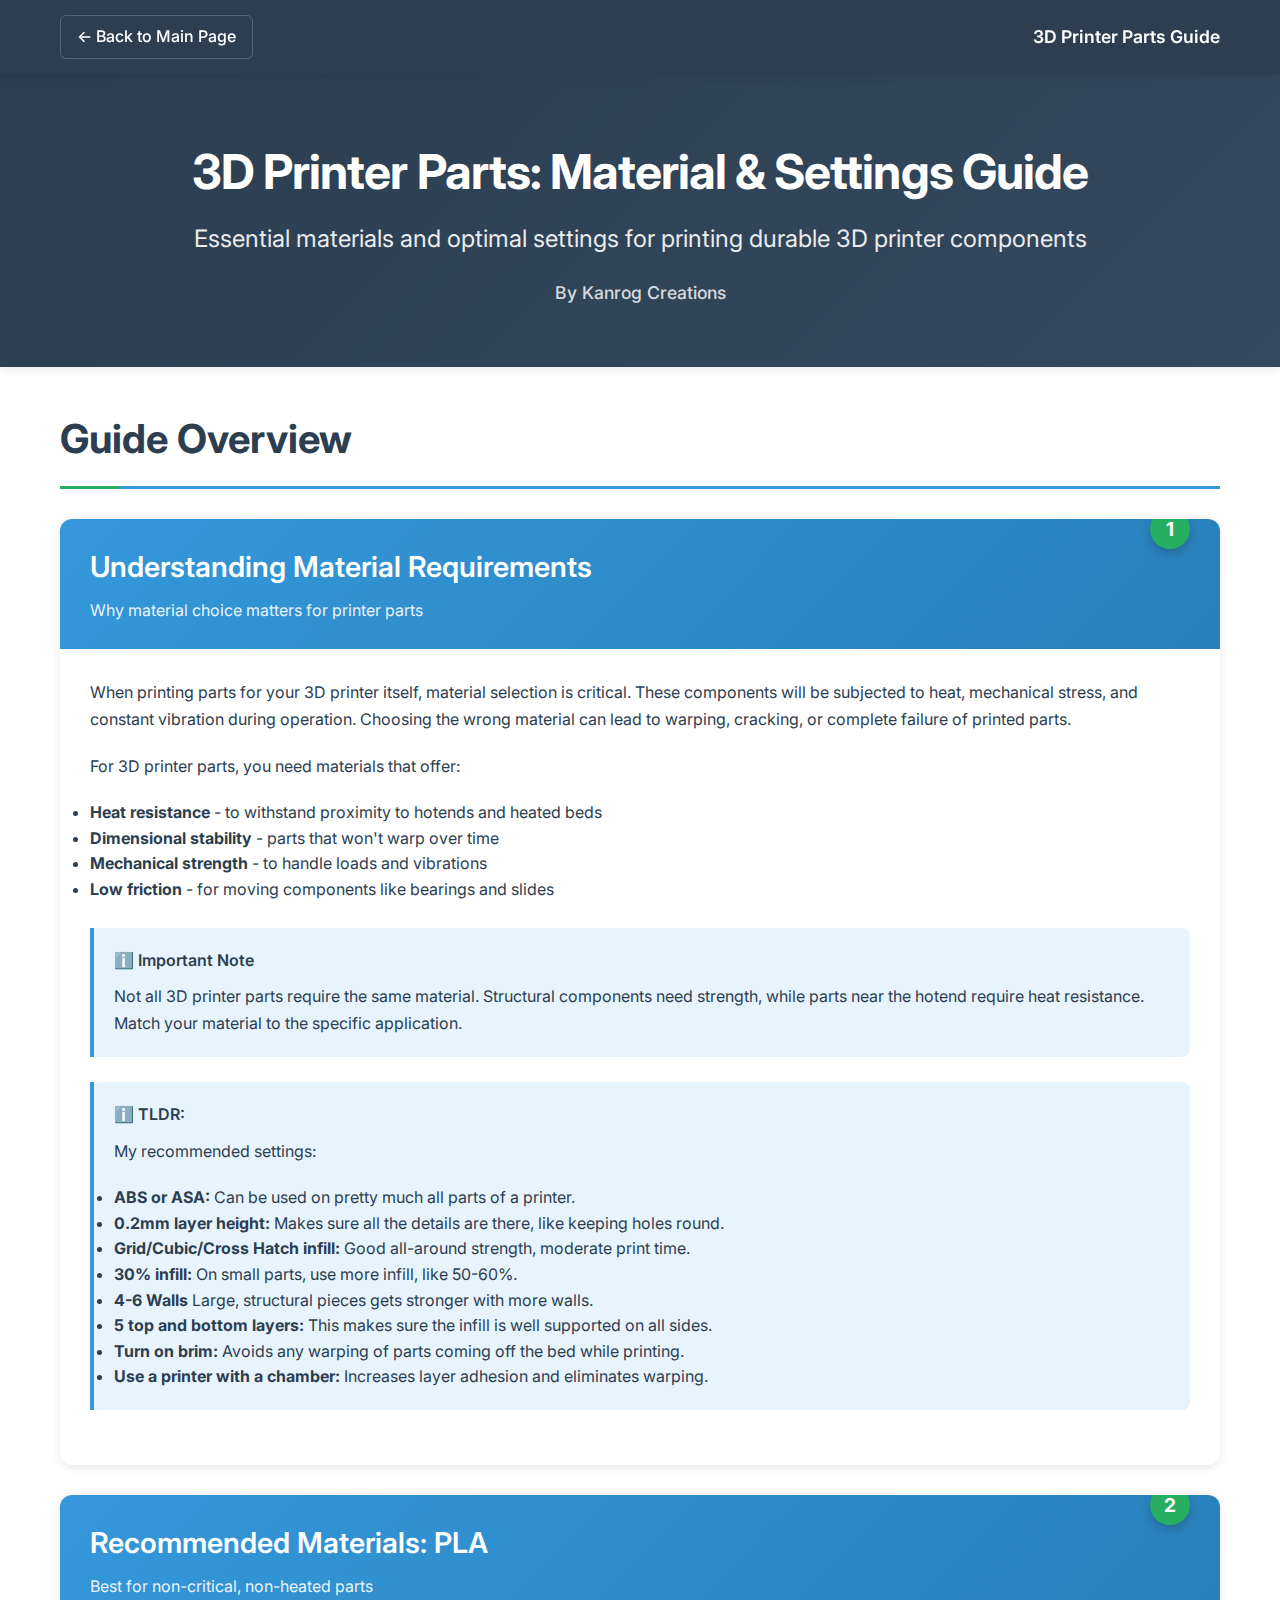
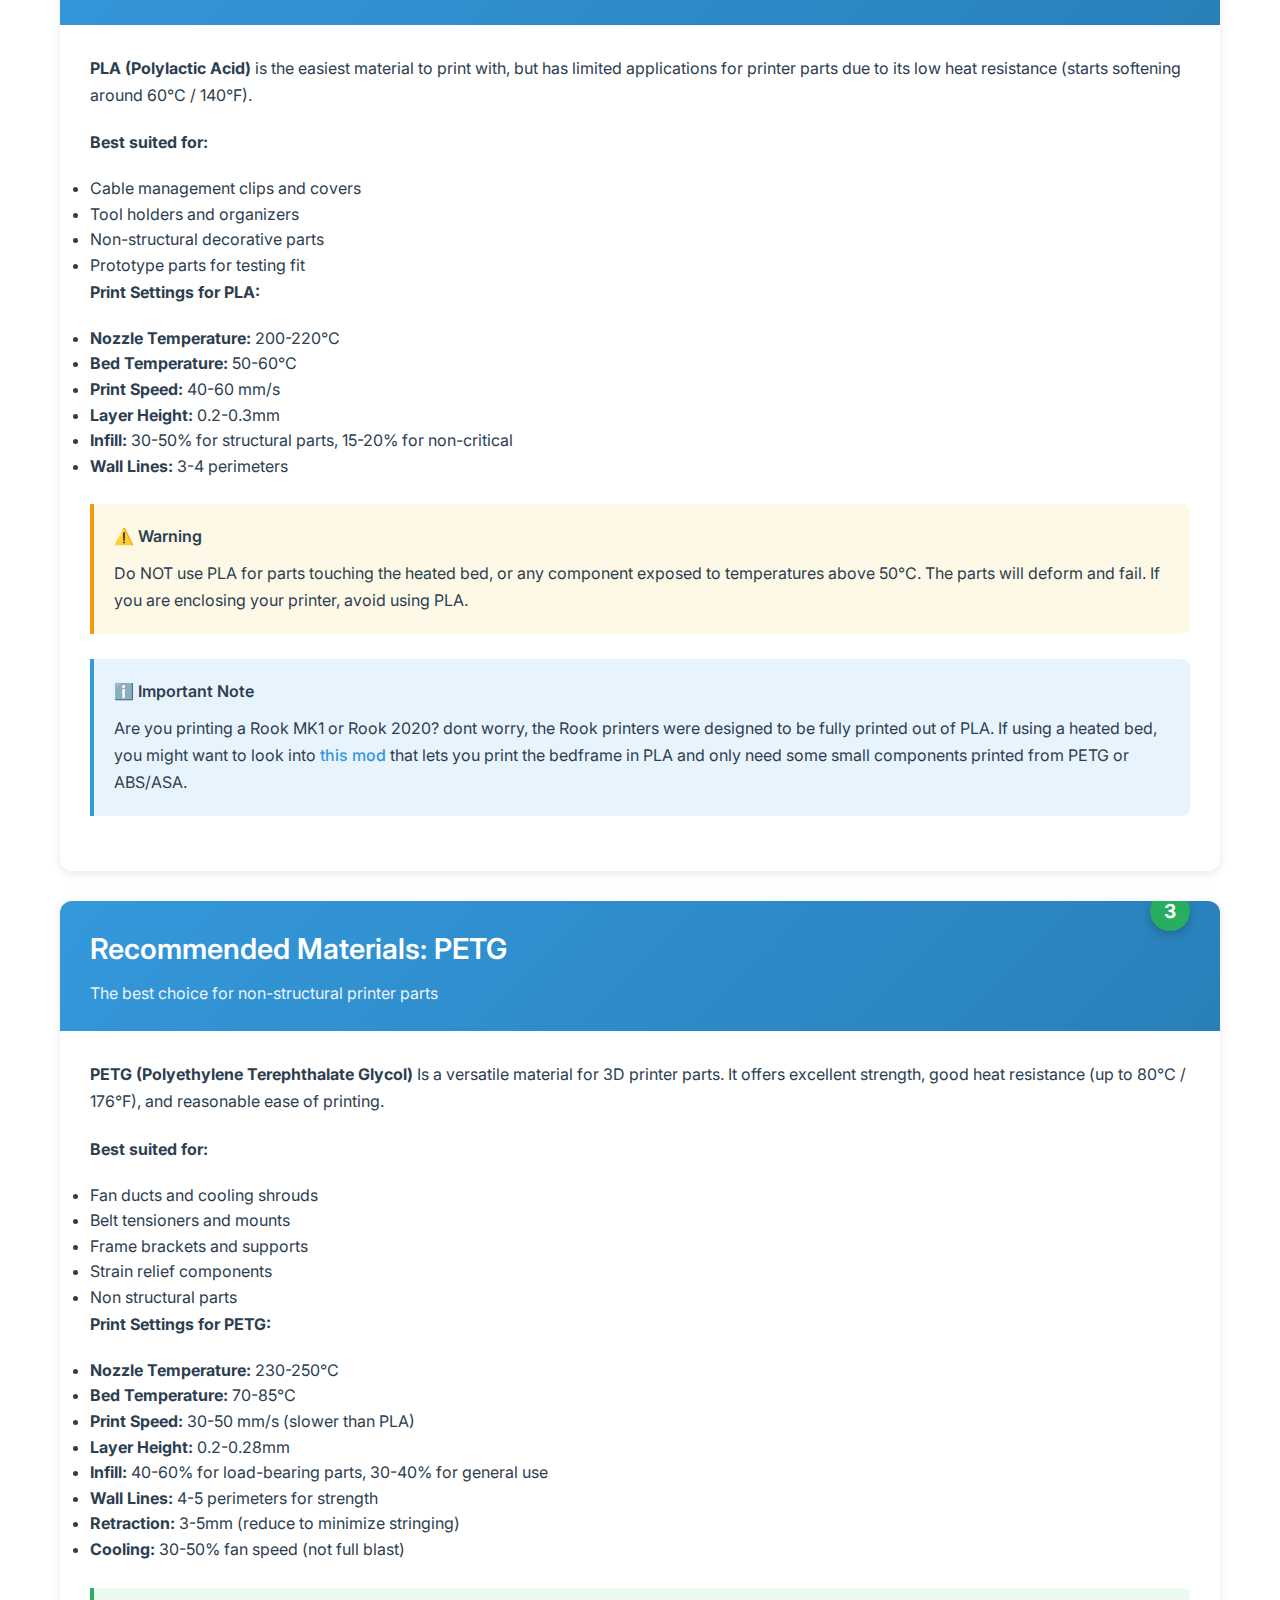
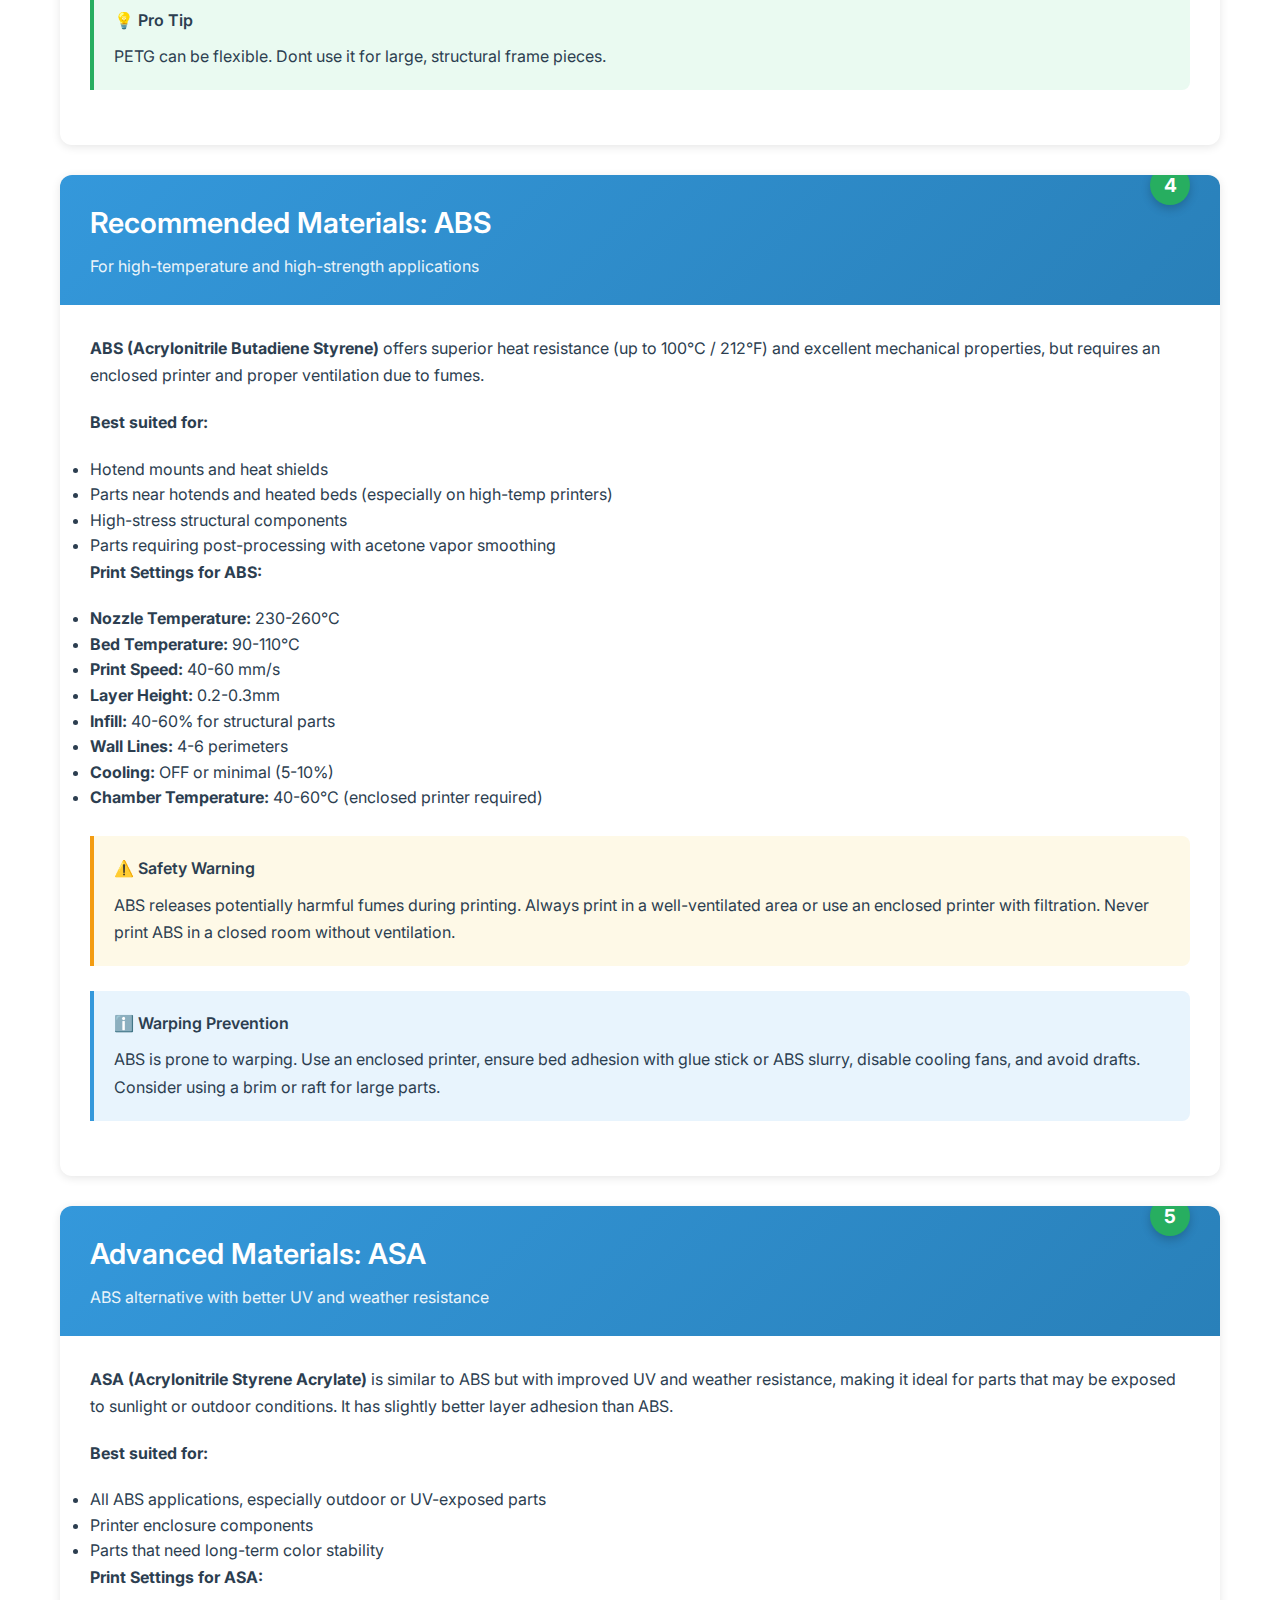
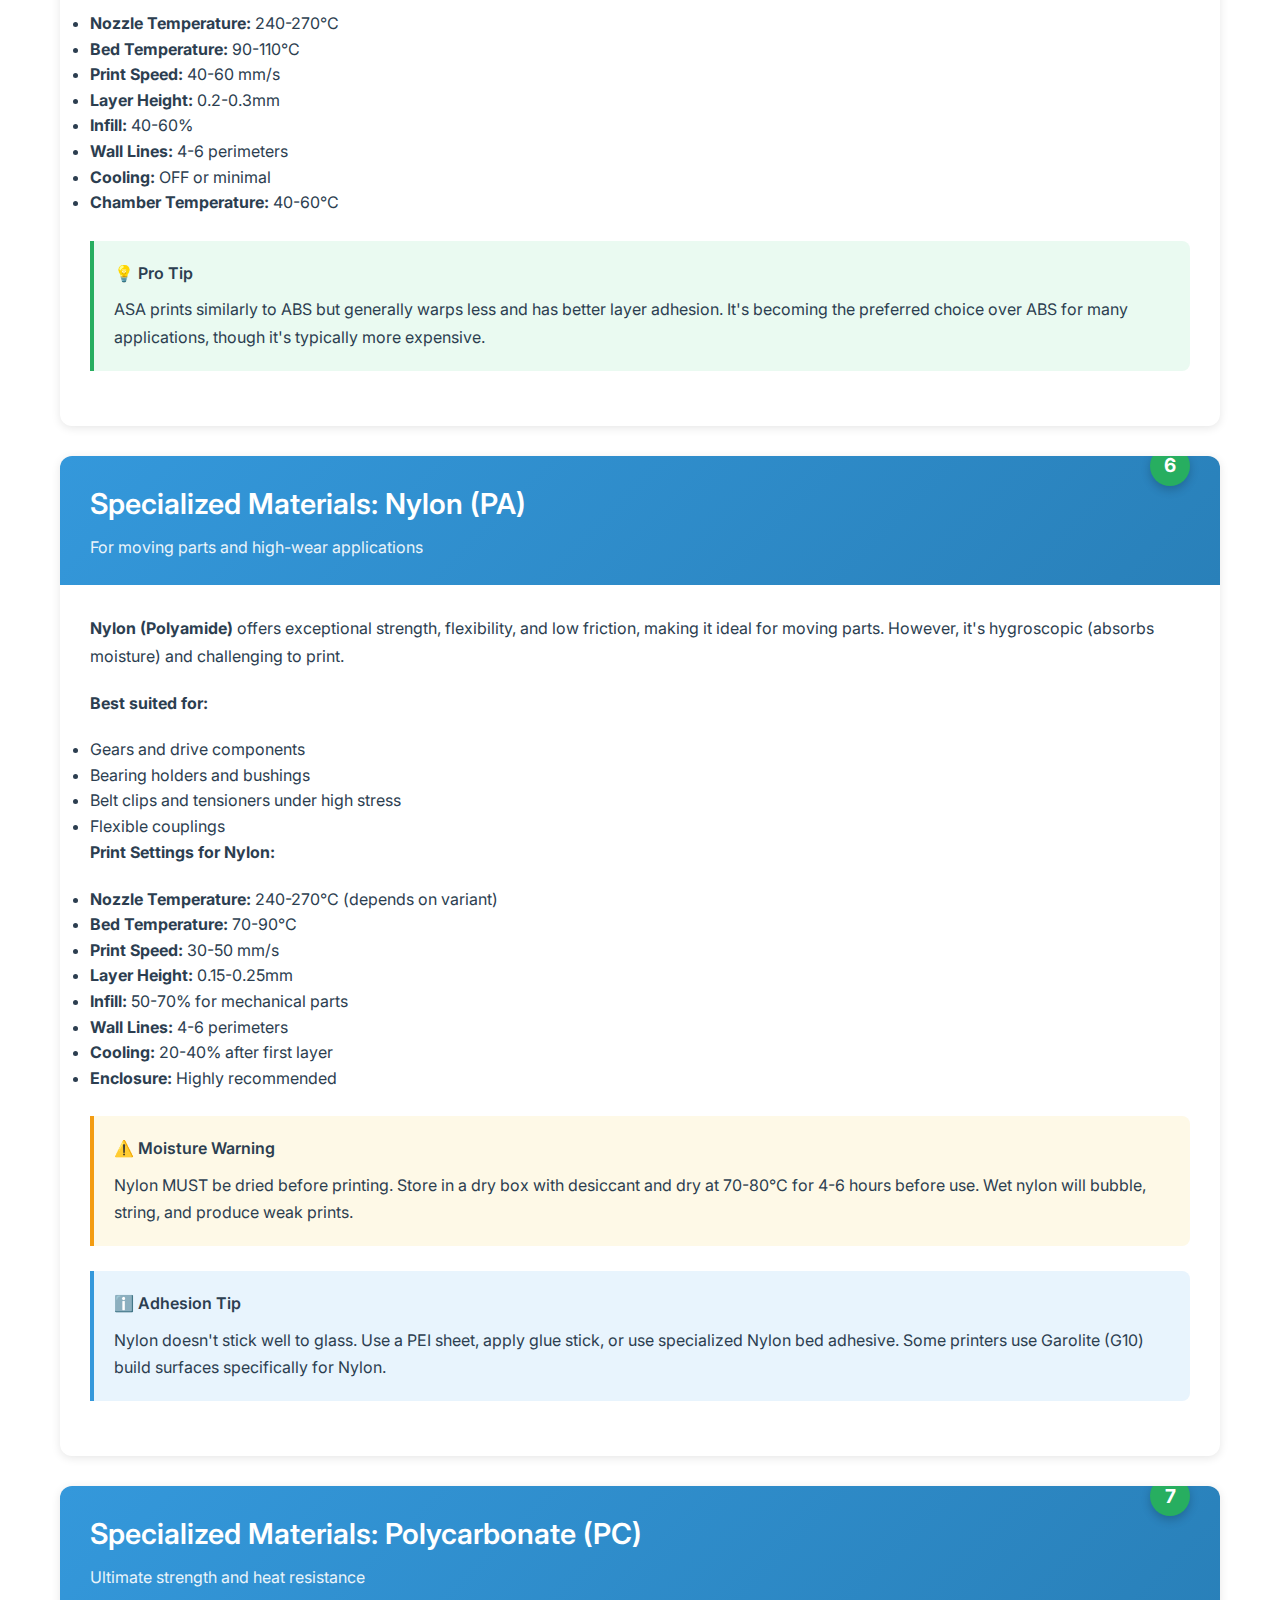
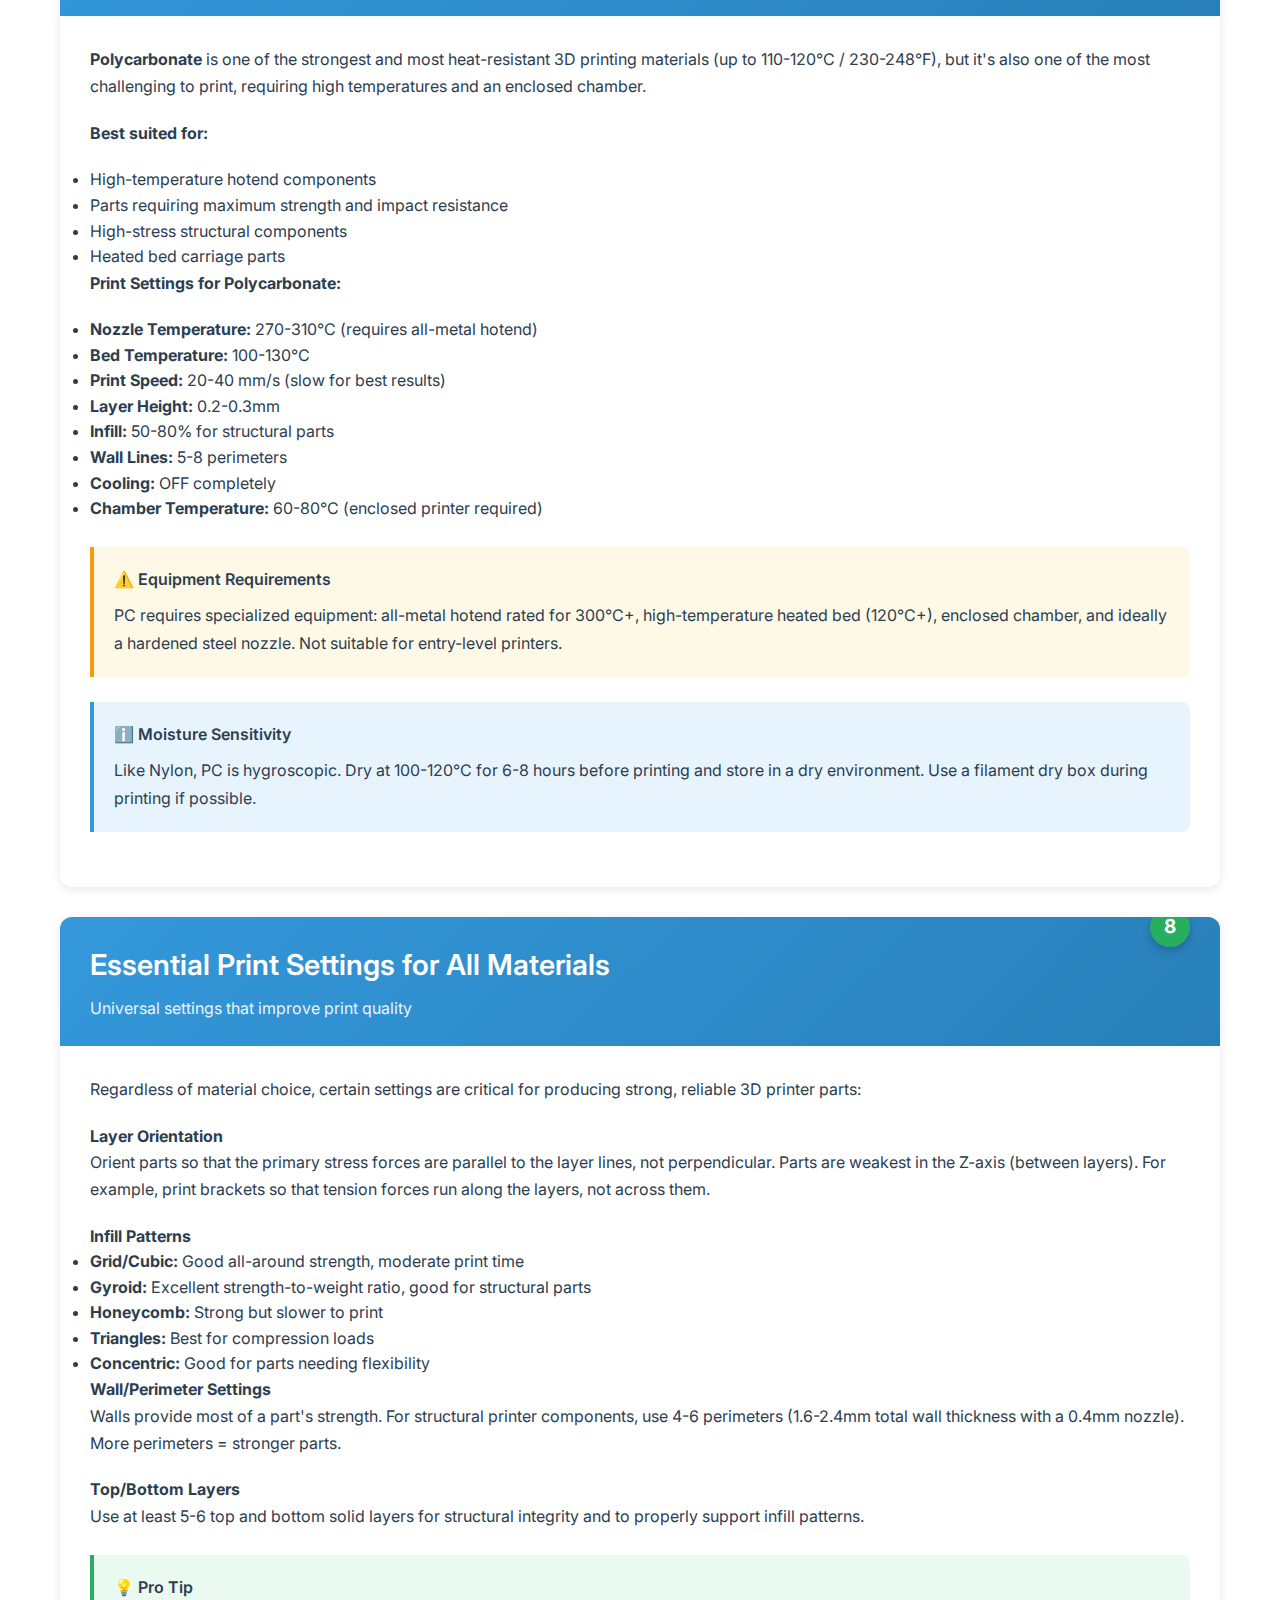
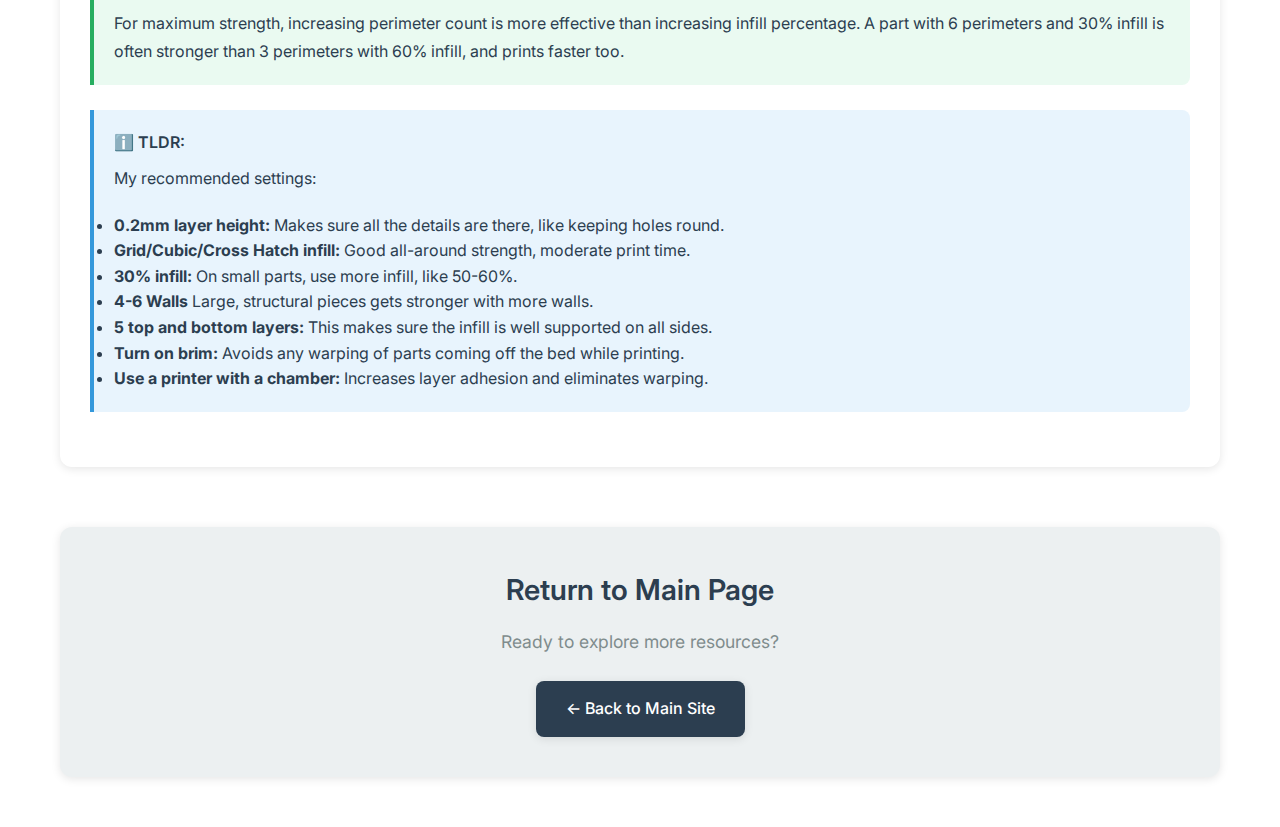
<file: printing_guide.html>
<!DOCTYPE html>
<html lang="en">
<head>
    <meta charset="UTF-8">
    <meta name="viewport" content="width=device-width, initial-scale=1.0">
    <title>Tutorial Template - 3D Printer Parts Material & Settings Guide</title>
    <link rel="stylesheet" href="assets/css/tutorial.css">
    <link rel="icon" type="image/x-icon" href="data:image/svg+xml,<svg xmlns='http://www.w3.org/2000/svg' viewBox='0 0 100 100'><text y='.9em' font-size='90'>🖨️</text></svg>">
    <script src="https://sites.super.myninja.ai/_assets/ninja-daytona-script.js"></script>
</head>
<body>
    <!-- Navigation Header -->
    <nav class="nav-header">
        <div class="container">
            <a href="index.html" class="back-link">← Back to Main Page</a>
            <div class="nav-title">3D Printer Parts Guide</div>
        </div>
    </nav>

    <header class="header">
        <div class="container">
            <h1>3D Printer Parts: Material & Settings Guide</h1>
            <div class="subtitle">Essential materials and optimal settings for printing durable 3D printer components</div>
            <div class="author">By Kanrog Creations</div>
        </div>
    </header>

    <div class="container">
        <!-- Main Content Section -->
        <section class="content-section">
            <h2 class="section-title">Guide Overview</h2>

            <!-- ============================================ -->
            <!-- CHAPTER 1 -->
            <!-- ============================================ -->
            <div class="step-card">
                <div class="step-header">
                    <div class="step-number">1</div>
                    <div class="step-title">Understanding Material Requirements</div>
                    <div class="step-subtitle">Why material choice matters for printer parts</div>
                </div>
                <div class="step-content">
                    <p>When printing parts for your 3D printer itself, material selection is critical. These components will be subjected to heat, mechanical stress, and constant vibration during operation. Choosing the wrong material can lead to warping, cracking, or complete failure of printed parts.</p>

                    <p>For 3D printer parts, you need materials that offer:</p>
                    <ul>
                        <li><strong>Heat resistance</strong> - to withstand proximity to hotends and heated beds</li>
                        <li><strong>Dimensional stability</strong> - parts that won't warp over time</li>
                        <li><strong>Mechanical strength</strong> - to handle loads and vibrations</li>
                        <li><strong>Low friction</strong> - for moving components like bearings and slides</li>
                    </ul>

                    <div class="info-block">
                        <h4>ℹ️ Important Note</h4>
                        <p>Not all 3D printer parts require the same material. Structural components need strength, while parts near the hotend require heat resistance. Match your material to the specific application.</p>
                    </div>
                    <div class="info-block">
                        <h4>ℹ️ TLDR:</h4>
                        <p>My recommended settings:</p>
                         <li><strong>ABS or ASA:</strong> Can be used on pretty much all parts of a printer.</li>
                         <li><strong>0.2mm layer height:</strong> Makes sure all the details are there, like keeping holes round.</li>
                         <li><strong>Grid/Cubic/Cross Hatch infill:</strong> Good all-around strength, moderate print time.</li>
                         <li><strong>30% infill:</strong> On small parts, use more infill, like 50-60%.</li>
                         <li><strong>4-6 Walls</strong> Large, structural pieces gets stronger with more walls.</li>
                         <li><strong>5 top and bottom layers:</strong> This makes sure the infill is well supported on all sides.</li>
                         <li><strong>Turn on brim:</strong> Avoids any warping of parts coming off the bed while printing.</li>
                         <li><strong>Use a printer with a chamber:</strong> Increases layer adhesion and eliminates warping.</li>
                    </div> 
                </div>
            </div>

            <!-- CHAPTER 2 -->
            <div class="step-card">
                <div class="step-header">
                    <div class="step-number">2</div>
                    <div class="step-title">Recommended Materials: PLA</div>
                    <div class="step-subtitle">Best for non-critical, non-heated parts</div>
                </div>
                <div class="step-content">
                    <p><strong>PLA (Polylactic Acid)</strong> is the easiest material to print with, but has limited applications for printer parts due to its low heat resistance (starts softening around 60°C / 140°F).</p>

                    <p><strong>Best suited for:</strong></p>
                    <ul>
                        <li>Cable management clips and covers</li>
                        <li>Tool holders and organizers</li>
                        <li>Non-structural decorative parts</li>
                        <li>Prototype parts for testing fit</li>
                    </ul>

                    <p><strong>Print Settings for PLA:</strong></p>
                    <ul>
                        <li><strong>Nozzle Temperature:</strong> 200-220°C</li>
                        <li><strong>Bed Temperature:</strong> 50-60°C</li>
                        <li><strong>Print Speed:</strong> 40-60 mm/s</li>
                        <li><strong>Layer Height:</strong> 0.2-0.3mm</li>
                        <li><strong>Infill:</strong> 30-50% for structural parts, 15-20% for non-critical</li>
                        <li><strong>Wall Lines:</strong> 3-4 perimeters</li>
                    </ul>

                    <div class="warning-block">
                        <h4>⚠️ Warning</h4>
                        <p>Do NOT use PLA for parts touching the heated bed, or any component exposed to temperatures above 50°C. The parts will deform and fail. If you are enclosing your printer, avoid using PLA.</p>
                    </div>
                                        <div class="info-block">
                        <h4>ℹ️ Important Note</h4>
                        <p>Are you printing a Rook MK1 or Rook 2020? dont worry, the Rook printers were designed to be fully printed out of PLA. If using a heated bed, you might want to look into <a href="https://www.printables.com/model/1323285" class="url-link" target="_blank" rel="noopener">this mod</a> that lets you print the bedframe in PLA and only need some small components printed from PETG or ABS/ASA.</p>
                    </div>
                </div>
            </div>

            <!-- CHAPTER 3 -->
            <div class="step-card">
                <div class="step-header">
                    <div class="step-number">3</div>
                    <div class="step-title">Recommended Materials: PETG</div>
                    <div class="step-subtitle">The best choice for non-structural printer parts</div>
                </div>
                <div class="step-content">
                    <p><strong>PETG (Polyethylene Terephthalate Glycol)</strong> Is a versatile material for 3D printer parts. It offers excellent strength, good heat resistance (up to 80°C / 176°F), and reasonable ease of printing.</p>

                    <p><strong>Best suited for:</strong></p>
                    <ul>
                        <li>Fan ducts and cooling shrouds</li>
                        <li>Belt tensioners and mounts</li>
                        <li>Frame brackets and supports</li>
                        <li>Strain relief components</li>
                        <li>Non structural parts</li>
                    </ul>

                    <p><strong>Print Settings for PETG:</strong></p>
                    <ul>
                        <li><strong>Nozzle Temperature:</strong> 230-250°C</li>
                        <li><strong>Bed Temperature:</strong> 70-85°C</li>
                        <li><strong>Print Speed:</strong> 30-50 mm/s (slower than PLA)</li>
                        <li><strong>Layer Height:</strong> 0.2-0.28mm</li>
                        <li><strong>Infill:</strong> 40-60% for load-bearing parts, 30-40% for general use</li>
                        <li><strong>Wall Lines:</strong> 4-5 perimeters for strength</li>
                        <li><strong>Retraction:</strong> 3-5mm (reduce to minimize stringing)</li>
                        <li><strong>Cooling:</strong> 30-50% fan speed (not full blast)</li>
                    </ul>

                    <div class="success-block">
                        <h4>💡 Pro Tip</h4>
                        <p>PETG can be flexible. Dont use it for large, structural frame pieces.</p>
                    </div>
                </div>
            </div>

            <!-- CHAPTER 4 -->
            <div class="step-card">
                <div class="step-header">
                    <div class="step-number">4</div>
                    <div class="step-title">Recommended Materials: ABS</div>
                    <div class="step-subtitle">For high-temperature and high-strength applications</div>
                </div>
                <div class="step-content">
                    <p><strong>ABS (Acrylonitrile Butadiene Styrene)</strong> offers superior heat resistance (up to 100°C / 212°F) and excellent mechanical properties, but requires an enclosed printer and proper ventilation due to fumes.</p>

                    <p><strong>Best suited for:</strong></p>
                    <ul>
                        <li>Hotend mounts and heat shields</li>
                        <li>Parts near hotends and heated beds (especially on high-temp printers)</li>
                        <li>High-stress structural components</li>
                        <li>Parts requiring post-processing with acetone vapor smoothing</li>
                    </ul>

                    <p><strong>Print Settings for ABS:</strong></p>
                    <ul>
                        <li><strong>Nozzle Temperature:</strong> 230-260°C</li>
                        <li><strong>Bed Temperature:</strong> 90-110°C</li>
                        <li><strong>Print Speed:</strong> 40-60 mm/s</li>
                        <li><strong>Layer Height:</strong> 0.2-0.3mm</li>
                        <li><strong>Infill:</strong> 40-60% for structural parts</li>
                        <li><strong>Wall Lines:</strong> 4-6 perimeters</li>
                        <li><strong>Cooling:</strong> OFF or minimal (5-10%)</li>
                        <li><strong>Chamber Temperature:</strong> 40-60°C (enclosed printer required)</li>
                    </ul>

                    <div class="warning-block">
                        <h4>⚠️ Safety Warning</h4>
                        <p>ABS releases potentially harmful fumes during printing. Always print in a well-ventilated area or use an enclosed printer with filtration. Never print ABS in a closed room without ventilation.</p>
                    </div>

                    <div class="info-block">
                        <h4>ℹ️ Warping Prevention</h4>
                        <p>ABS is prone to warping. Use an enclosed printer, ensure bed adhesion with glue stick or ABS slurry, disable cooling fans, and avoid drafts. Consider using a brim or raft for large parts.</p>
                    </div>
                </div>
            </div>

            <!-- CHAPTER 5 -->
            <div class="step-card">
                <div class="step-header">
                    <div class="step-number">5</div>
                    <div class="step-title">Advanced Materials: ASA</div>
                    <div class="step-subtitle">ABS alternative with better UV and weather resistance</div>
                </div>
                <div class="step-content">
                    <p><strong>ASA (Acrylonitrile Styrene Acrylate)</strong> is similar to ABS but with improved UV and weather resistance, making it ideal for parts that may be exposed to sunlight or outdoor conditions. It has slightly better layer adhesion than ABS.</p>

                    <p><strong>Best suited for:</strong></p>
                    <ul>
                        <li>All ABS applications, especially outdoor or UV-exposed parts</li>
                        <li>Printer enclosure components</li>
                        <li>Parts that need long-term color stability</li>
                    </ul>

                    <p><strong>Print Settings for ASA:</strong></p>
                    <ul>
                        <li><strong>Nozzle Temperature:</strong> 240-270°C</li>
                        <li><strong>Bed Temperature:</strong> 90-110°C</li>
                        <li><strong>Print Speed:</strong> 40-60 mm/s</li>
                        <li><strong>Layer Height:</strong> 0.2-0.3mm</li>
                        <li><strong>Infill:</strong> 40-60%</li>
                        <li><strong>Wall Lines:</strong> 4-6 perimeters</li>
                        <li><strong>Cooling:</strong> OFF or minimal</li>
                        <li><strong>Chamber Temperature:</strong> 40-60°C</li>
                    </ul>

                    <div class="success-block">
                        <h4>💡 Pro Tip</h4>
                        <p>ASA prints similarly to ABS but generally warps less and has better layer adhesion. It's becoming the preferred choice over ABS for many applications, though it's typically more expensive.</p>
                    </div>
                </div>
            </div>

            <!-- CHAPTER 6 -->
            <div class="step-card">
                <div class="step-header">
                    <div class="step-number">6</div>
                    <div class="step-title">Specialized Materials: Nylon (PA)</div>
                    <div class="step-subtitle">For moving parts and high-wear applications</div>
                </div>
                <div class="step-content">
                    <p><strong>Nylon (Polyamide)</strong> offers exceptional strength, flexibility, and low friction, making it ideal for moving parts. However, it's hygroscopic (absorbs moisture) and challenging to print.</p>

                    <p><strong>Best suited for:</strong></p>
                    <ul>
                        <li>Gears and drive components</li>
                        <li>Bearing holders and bushings</li>
                        <li>Belt clips and tensioners under high stress</li>
                        <li>Flexible couplings</li>
                    </ul>

                    <p><strong>Print Settings for Nylon:</strong></p>
                    <ul>
                        <li><strong>Nozzle Temperature:</strong> 240-270°C (depends on variant)</li>
                        <li><strong>Bed Temperature:</strong> 70-90°C</li>
                        <li><strong>Print Speed:</strong> 30-50 mm/s</li>
                        <li><strong>Layer Height:</strong> 0.15-0.25mm</li>
                        <li><strong>Infill:</strong> 50-70% for mechanical parts</li>
                        <li><strong>Wall Lines:</strong> 4-6 perimeters</li>
                        <li><strong>Cooling:</strong> 20-40% after first layer</li>
                        <li><strong>Enclosure:</strong> Highly recommended</li>
                    </ul>

                    <div class="warning-block">
                        <h4>⚠️ Moisture Warning</h4>
                        <p>Nylon MUST be dried before printing. Store in a dry box with desiccant and dry at 70-80°C for 4-6 hours before use. Wet nylon will bubble, string, and produce weak prints.</p>
                    </div>

                    <div class="info-block">
                        <h4>ℹ️ Adhesion Tip</h4>
                        <p>Nylon doesn't stick well to glass. Use a PEI sheet, apply glue stick, or use specialized Nylon bed adhesive. Some printers use Garolite (G10) build surfaces specifically for Nylon.</p>
                    </div>
                </div>
            </div>

            <!-- CHAPTER 7 -->
            <div class="step-card">
                <div class="step-header">
                    <div class="step-number">7</div>
                    <div class="step-title">Specialized Materials: Polycarbonate (PC)</div>
                    <div class="step-subtitle">Ultimate strength and heat resistance</div>
                </div>
                <div class="step-content">
                    <p><strong>Polycarbonate</strong> is one of the strongest and most heat-resistant 3D printing materials (up to 110-120°C / 230-248°F), but it's also one of the most challenging to print, requiring high temperatures and an enclosed chamber.</p>

                    <p><strong>Best suited for:</strong></p>
                    <ul>
                        <li>High-temperature hotend components</li>
                        <li>Parts requiring maximum strength and impact resistance</li>
                        <li>High-stress structural components</li>
                        <li>Heated bed carriage parts</li>
                    </ul>

                    <p><strong>Print Settings for Polycarbonate:</strong></p>
                    <ul>
                        <li><strong>Nozzle Temperature:</strong> 270-310°C (requires all-metal hotend)</li>
                        <li><strong>Bed Temperature:</strong> 100-130°C</li>
                        <li><strong>Print Speed:</strong> 20-40 mm/s (slow for best results)</li>
                        <li><strong>Layer Height:</strong> 0.2-0.3mm</li>
                        <li><strong>Infill:</strong> 50-80% for structural parts</li>
                        <li><strong>Wall Lines:</strong> 5-8 perimeters</li>
                        <li><strong>Cooling:</strong> OFF completely</li>
                        <li><strong>Chamber Temperature:</strong> 60-80°C (enclosed printer required)</li>
                    </ul>

                    <div class="warning-block">
                        <h4>⚠️ Equipment Requirements</h4>
                        <p>PC requires specialized equipment: all-metal hotend rated for 300°C+, high-temperature heated bed (120°C+), enclosed chamber, and ideally a hardened steel nozzle. Not suitable for entry-level printers.</p>
                    </div>

                    <div class="info-block">
                        <h4>ℹ️ Moisture Sensitivity</h4>
                        <p>Like Nylon, PC is hygroscopic. Dry at 100-120°C for 6-8 hours before printing and store in a dry environment. Use a filament dry box during printing if possible.</p>
                    </div>
                </div>
            </div>

            <!-- CHAPTER 8 -->
            <div class="step-card">
                <div class="step-header">
                    <div class="step-number">8</div>
                    <div class="step-title">Essential Print Settings for All Materials</div>
                    <div class="step-subtitle">Universal settings that improve print quality</div>
                </div>
                <div class="step-content">
                    <p>Regardless of material choice, certain settings are critical for producing strong, reliable 3D printer parts:</p>

                    <h4>Layer Orientation</h4>
                    <p>Orient parts so that the primary stress forces are parallel to the layer lines, not perpendicular. Parts are weakest in the Z-axis (between layers). For example, print brackets so that tension forces run along the layers, not across them.</p>

                    <h4>Infill Patterns</h4>
                    <ul>
                        <li><strong>Grid/Cubic:</strong> Good all-around strength, moderate print time</li>
                        <li><strong>Gyroid:</strong> Excellent strength-to-weight ratio, good for structural parts</li>
                        <li><strong>Honeycomb:</strong> Strong but slower to print</li>
                        <li><strong>Triangles:</strong> Best for compression loads</li>
                        <li><strong>Concentric:</strong> Good for parts needing flexibility</li>
                    </ul>

                    <h4>Wall/Perimeter Settings</h4>
                    <p>Walls provide most of a part's strength. For structural printer components, use 4-6 perimeters (1.6-2.4mm total wall thickness with a 0.4mm nozzle). More perimeters = stronger parts.</p>

                    <h4>Top/Bottom Layers</h4>
                    <p>Use at least 5-6 top and bottom solid layers for structural integrity and to properly support infill patterns.</p>

                    <div class="success-block">
                        <h4>💡 Pro Tip</h4>
                        <p>For maximum strength, increasing perimeter count is more effective than increasing infill percentage. A part with 6 perimeters and 30% infill is often stronger than 3 perimeters with 60% infill, and prints faster too.</p>
                    </div>
                    <div class="info-block">
                        <h4>ℹ️ TLDR:</h4>
                        <p>My recommended settings:</p>
                         <li><strong>0.2mm layer height:</strong> Makes sure all the details are there, like keeping holes round.</li>
                         <li><strong>Grid/Cubic/Cross Hatch infill:</strong> Good all-around strength, moderate print time.</li>
                         <li><strong>30% infill:</strong> On small parts, use more infill, like 50-60%.</li>
                         <li><strong>4-6 Walls</strong> Large, structural pieces gets stronger with more walls.</li>
                         <li><strong>5 top and bottom layers:</strong> This makes sure the infill is well supported on all sides.</li>
                         <li><strong>Turn on brim:</strong> Avoids any warping of parts coming off the bed while printing.</li>
                         <li><strong>Use a printer with a chamber:</strong> Increases layer adhesion and eliminates warping.</li>
                    </div>                   
               </div>
            </div>

        <!-- Back to Main Site -->
        <section class="back-section">
            <div class="back-card">
                <h3>Return to Main Page</h3>
                <p>Ready to explore more resources?</p>
                <a href="index.html" class="back-button">← Back to Main Site</a>
            </div>
        </section>
    </div>

    <script>
        // Smooth scrolling for anchor links
        document.querySelectorAll('a[href^="#"]').forEach(anchor => {
            anchor.addEventListener('click', function (e) {
                e.preventDefault();
                document.querySelector(this.getAttribute('href')).scrollIntoView({
                    behavior: 'smooth'
                });
            });
        });
    </script>
</body>
</html>
</file>
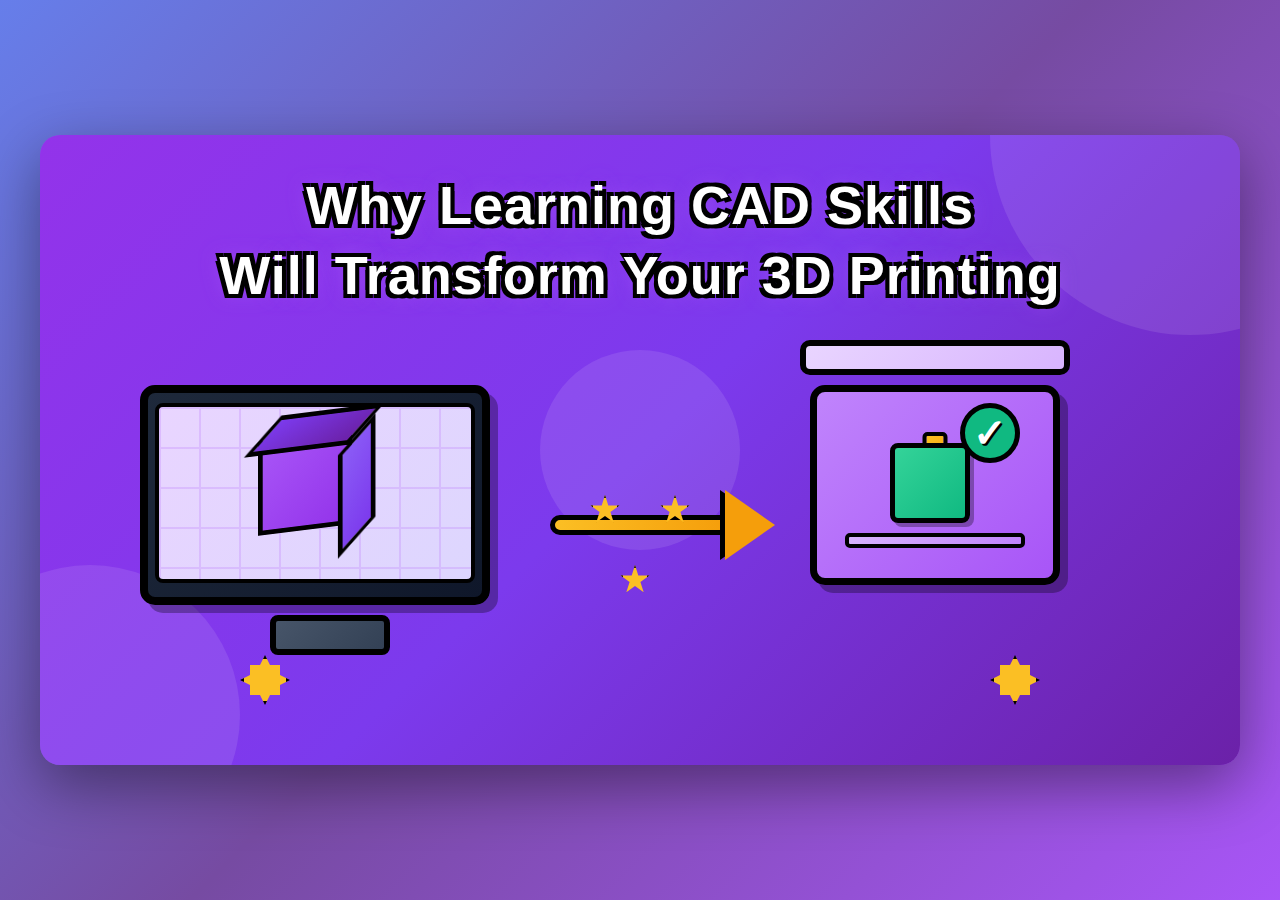
<file: image/learncad_image.html>
<!DOCTYPE html>
<html lang="en">
<head>
    <meta charset="UTF-8">
    <meta name="viewport" content="width=device-width, initial-scale=1.0">
    <title>Why Learning CAD Skills Will Transform Your 3D Printing</title>
    <style>
        * {
            margin: 0;
            padding: 0;
            box-sizing: border-box;
        }

        body {
            font-family: 'Comic Sans MS', 'Chalkboard SE', 'Comic Neue', cursive, sans-serif;
            background: linear-gradient(135deg, #667eea 0%, #764ba2 50%, #a855f7 100%);
            display: flex;
            justify-content: center;
            align-items: center;
            min-height: 100vh;
            padding: 20px;
        }

        .container {
            width: 1200px;
            height: 630px;
            background: linear-gradient(135deg, #9333ea 0%, #7c3aed 50%, #6b21a8 100%);
            border-radius: 20px;
            box-shadow: 0 20px 60px rgba(0, 0, 0, 0.4);
            position: relative;
            overflow: hidden;
        }

        /* Decorative background elements */
        .bg-circle {
            position: absolute;
            border-radius: 50%;
            opacity: 0.1;
        }

        .circle1 {
            width: 400px;
            height: 400px;
            background: #fff;
            top: -200px;
            right: -150px;
        }

        .circle2 {
            width: 300px;
            height: 300px;
            background: #fff;
            bottom: -100px;
            left: -100px;
        }

        .circle3 {
            width: 200px;
            height: 200px;
            background: #fff;
            top: 50%;
            left: 50%;
            transform: translate(-50%, -50%);
        }

        /* Title */
        .title {
            position: absolute;
            top: 35px;
            left: 50%;
            transform: translateX(-50%);
            text-align: center;
            z-index: 10;
            width: 95%;
        }

        .title h1 {
            font-size: 54px;
            font-weight: bold;
            color: #ffffff;
            text-shadow: 
                -4px -4px 0 #000,
                4px -4px 0 #000,
                -4px 4px 0 #000,
                4px 4px 0 #000,
                0 0 20px rgba(168, 85, 247, 0.8);
            letter-spacing: 1px;
            line-height: 1.3;
        }

        /* Computer screen with CAD software */
        .computer {
            position: absolute;
            left: 100px;
            top: 250px;
            width: 380px;
            height: 280px;
        }

        .monitor {
            width: 350px;
            height: 220px;
            background: linear-gradient(135deg, #1e293b 0%, #0f172a 100%);
            border: 8px solid #000;
            border-radius: 15px;
            position: relative;
            box-shadow: 8px 8px 0 rgba(0, 0, 0, 0.3);
        }

        .screen {
            width: 320px;
            height: 180px;
            background: linear-gradient(135deg, #e9d5ff 0%, #ddd6fe 100%);
            border: 4px solid #000;
            margin: 10px auto;
            border-radius: 8px;
            position: relative;
            overflow: hidden;
        }

        /* CAD grid */
        .cad-grid {
            position: absolute;
            width: 100%;
            height: 100%;
            background-image: 
                linear-gradient(#c084fc 2px, transparent 2px),
                linear-gradient(90deg, #c084fc 2px, transparent 2px);
            background-size: 40px 40px;
            opacity: 0.3;
        }

        /* 3D object on screen */
        .cad-object {
            position: absolute;
            top: 50%;
            left: 50%;
            transform: translate(-50%, -50%);
            width: 120px;
            height: 120px;
        }

        .cube-3d {
            width: 100px;
            height: 100px;
            background: linear-gradient(135deg, #a855f7 0%, #9333ea 100%);
            border: 5px solid #000;
            position: relative;
            transform: rotateX(20deg) rotateY(-20deg);
            animation: rotate-cube 4s ease-in-out infinite;
        }

        .cube-3d::before {
            content: '';
            position: absolute;
            width: 100px;
            height: 30px;
            background: linear-gradient(135deg, #7c3aed 0%, #6b21a8 100%);
            border: 5px solid #000;
            top: -30px;
            left: 0;
            transform: skewX(-45deg);
        }

        .cube-3d::after {
            content: '';
            position: absolute;
            width: 30px;
            height: 100px;
            background: linear-gradient(135deg, #8b5cf6 0%, #7c3aed 100%);
            border: 5px solid #000;
            top: 0;
            right: -30px;
            transform: skewY(-45deg);
        }

        .monitor-stand {
            width: 120px;
            height: 40px;
            background: linear-gradient(135deg, #475569 0%, #334155 100%);
            border: 6px solid #000;
            margin: 10px auto 0;
            border-radius: 8px;
        }

        /* Transformation arrow */
        .transform-arrow {
            position: absolute;
            top: 380px;
            left: 50%;
            transform: translateX(-50%);
            width: 200px;
            height: 80px;
        }

        .arrow-body {
            width: 180px;
            height: 20px;
            background: linear-gradient(90deg, #fbbf24 0%, #f59e0b 100%);
            border: 5px solid #000;
            border-radius: 10px;
            position: relative;
            margin: 0 auto;
            animation: pulse-arrow 2s ease-in-out infinite;
        }

        .arrow-tip {
            width: 0;
            height: 0;
            border-left: 50px solid #f59e0b;
            border-top: 35px solid transparent;
            border-bottom: 35px solid transparent;
            position: absolute;
            right: -50px;
            top: 50%;
            transform: translateY(-50%);
            filter: drop-shadow(-5px 0 0 #000);
        }

        /* Magic sparkles around arrow */
        .magic-sparkle {
            position: absolute;
            width: 30px;
            height: 30px;
            background: #fbbf24;
            clip-path: polygon(50% 0%, 61% 35%, 98% 35%, 68% 57%, 79% 91%, 50% 70%, 21% 91%, 32% 57%, 2% 35%, 39% 35%);
            border: 3px solid #000;
            animation: twinkle 1.5s ease-in-out infinite;
        }

        .sparkle1 {
            top: -20px;
            left: 50px;
        }

        .sparkle2 {
            top: 50px;
            left: 80px;
            animation-delay: 0.5s;
        }

        .sparkle3 {
            top: -20px;
            right: 50px;
            animation-delay: 1s;
        }

        /* 3D Printer with printed object */
        .printer-section {
            position: absolute;
            right: 100px;
            top: 250px;
            width: 380px;
            height: 280px;
        }

        .printer-3d {
            width: 280px;
            height: 240px;
            position: relative;
            margin: 0 auto;
        }

        .printer-frame {
            width: 250px;
            height: 200px;
            background: linear-gradient(135deg, #c084fc 0%, #a855f7 100%);
            border: 7px solid #000;
            border-radius: 15px;
            position: relative;
            box-shadow: 8px 8px 0 rgba(0, 0, 0, 0.3);
        }

        .printer-top {
            width: 270px;
            height: 35px;
            background: linear-gradient(135deg, #e9d5ff 0%, #d8b4fe 100%);
            border: 6px solid #000;
            border-radius: 10px;
            position: absolute;
            top: -45px;
            left: -10px;
        }

        .printer-nozzle {
            width: 25px;
            height: 50px;
            background: linear-gradient(135deg, #fbbf24 0%, #f59e0b 100%);
            border: 4px solid #000;
            position: absolute;
            top: 40px;
            left: 50%;
            transform: translateX(-50%);
            border-radius: 5px;
        }

        .printer-bed {
            width: 180px;
            height: 15px;
            background: linear-gradient(135deg, #d8b4fe 0%, #c084fc 100%);
            border: 4px solid #000;
            position: absolute;
            bottom: 30px;
            left: 50%;
            transform: translateX(-50%);
            border-radius: 5px;
        }

        /* Printed object */
        .printed-object {
            position: absolute;
            bottom: 45px;
            left: 50%;
            transform: translateX(-50%);
            width: 90px;
            height: 90px;
            animation: print-grow 3s ease-in-out infinite;
        }

        .printed-cube {
            width: 80px;
            height: 80px;
            background: linear-gradient(135deg, #34d399 0%, #10b981 100%);
            border: 5px solid #000;
            border-radius: 8px;
            position: relative;
            box-shadow: 4px 4px 0 rgba(0, 0, 0, 0.3);
        }

        /* Success checkmark */
        .checkmark {
            position: absolute;
            top: -40px;
            right: -40px;
            width: 60px;
            height: 60px;
            background: #10b981;
            border: 5px solid #000;
            border-radius: 50%;
            display: flex;
            align-items: center;
            justify-content: center;
            animation: pop-in 2s ease-in-out infinite;
        }

        .checkmark::before {
            content: '✓';
            font-size: 40px;
            color: #fff;
            font-weight: bold;
            text-shadow: 2px 2px 0 #000;
        }

        /* Decorative tools */
        .tool-icon {
            position: absolute;
            font-size: 50px;
            animation: float 3s ease-in-out infinite;
        }

        .tool1 {
            top: 180px;
            left: 50px;
            animation-delay: 0s;
        }

        .tool2 {
            top: 180px;
            right: 50px;
            animation-delay: 0.5s;
        }

        @keyframes rotate-cube {
            0%, 100% {
                transform: rotateX(20deg) rotateY(-20deg);
            }
            50% {
                transform: rotateX(20deg) rotateY(20deg);
            }
        }

        @keyframes pulse-arrow {
            0%, 100% {
                transform: scale(1);
            }
            50% {
                transform: scale(1.05);
            }
        }

        @keyframes twinkle {
            0%, 100% {
                opacity: 1;
                transform: scale(1) rotate(0deg);
            }
            50% {
                opacity: 0.5;
                transform: scale(0.8) rotate(180deg);
            }
        }

        @keyframes print-grow {
            0% {
                transform: translateX(-50%) scaleY(0.3);
                opacity: 0.5;
            }
            50%, 100% {
                transform: translateX(-50%) scaleY(1);
                opacity: 1;
            }
        }

        @keyframes pop-in {
            0%, 70% {
                transform: scale(0);
                opacity: 0;
            }
            80% {
                transform: scale(1.2);
                opacity: 1;
            }
            100% {
                transform: scale(1);
                opacity: 1;
            }
        }

        @keyframes float {
            0%, 100% {
                transform: translateY(0);
            }
            50% {
                transform: translateY(-15px);
            }
        }

        /* Gear icons */
        .gear {
            position: absolute;
            width: 50px;
            height: 50px;
            background: #fbbf24;
            border: 4px solid #000;
            border-radius: 10px;
            clip-path: polygon(
                50% 0%, 60% 20%, 80% 20%, 80% 40%, 100% 50%,
                80% 60%, 80% 80%, 60% 80%, 50% 100%,
                40% 80%, 20% 80%, 20% 60%, 0% 50%,
                20% 40%, 20% 20%, 40% 20%
            );
            animation: rotate-gear 4s linear infinite;
        }

        .gear1 {
            top: 520px;
            left: 200px;
        }

        .gear2 {
            top: 520px;
            right: 200px;
            animation-direction: reverse;
        }

        @keyframes rotate-gear {
            from {
                transform: rotate(0deg);
            }
            to {
                transform: rotate(360deg);
            }
        }
    </style>
<script src="https://sites.super.myninja.ai/_assets/ninja-daytona-script.js"></script>
</head>
<body>
    <div class="container">
        <!-- Background decorative circles -->
        <div class="bg-circle circle1"></div>
        <div class="bg-circle circle2"></div>
        <div class="bg-circle circle3"></div>

        <!-- Title -->
        <div class="title">
            <h1>Why Learning CAD Skills<br>Will Transform Your 3D Printing</h1>
        </div>

        <!-- Computer with CAD software -->
        <div class="computer">
            <div class="monitor">
                <div class="screen">
                    <div class="cad-grid"></div>
                    <div class="cad-object">
                        <div class="cube-3d"></div>
                    </div>
                </div>
            </div>
            <div class="monitor-stand"></div>
        </div>

        <!-- Transformation arrow -->
        <div class="transform-arrow">
            <div class="arrow-body">
                <div class="arrow-tip"></div>
            </div>
            <div class="magic-sparkle sparkle1"></div>
            <div class="magic-sparkle sparkle2"></div>
            <div class="magic-sparkle sparkle3"></div>
        </div>

        <!-- 3D Printer with printed object -->
        <div class="printer-section">
            <div class="printer-3d">
                <div class="printer-top"></div>
                <div class="printer-frame">
                    <div class="printer-nozzle"></div>
                    <div class="printer-bed"></div>
                    <div class="printed-object">
                        <div class="printed-cube"></div>
                        <div class="checkmark"></div>
                    </div>
                </div>
            </div>
        </div>

        <!-- Decorative gears -->
        <div class="gear gear1"></div>
        <div class="gear gear2"></div>
    </div>
</body>
</html>
</file>
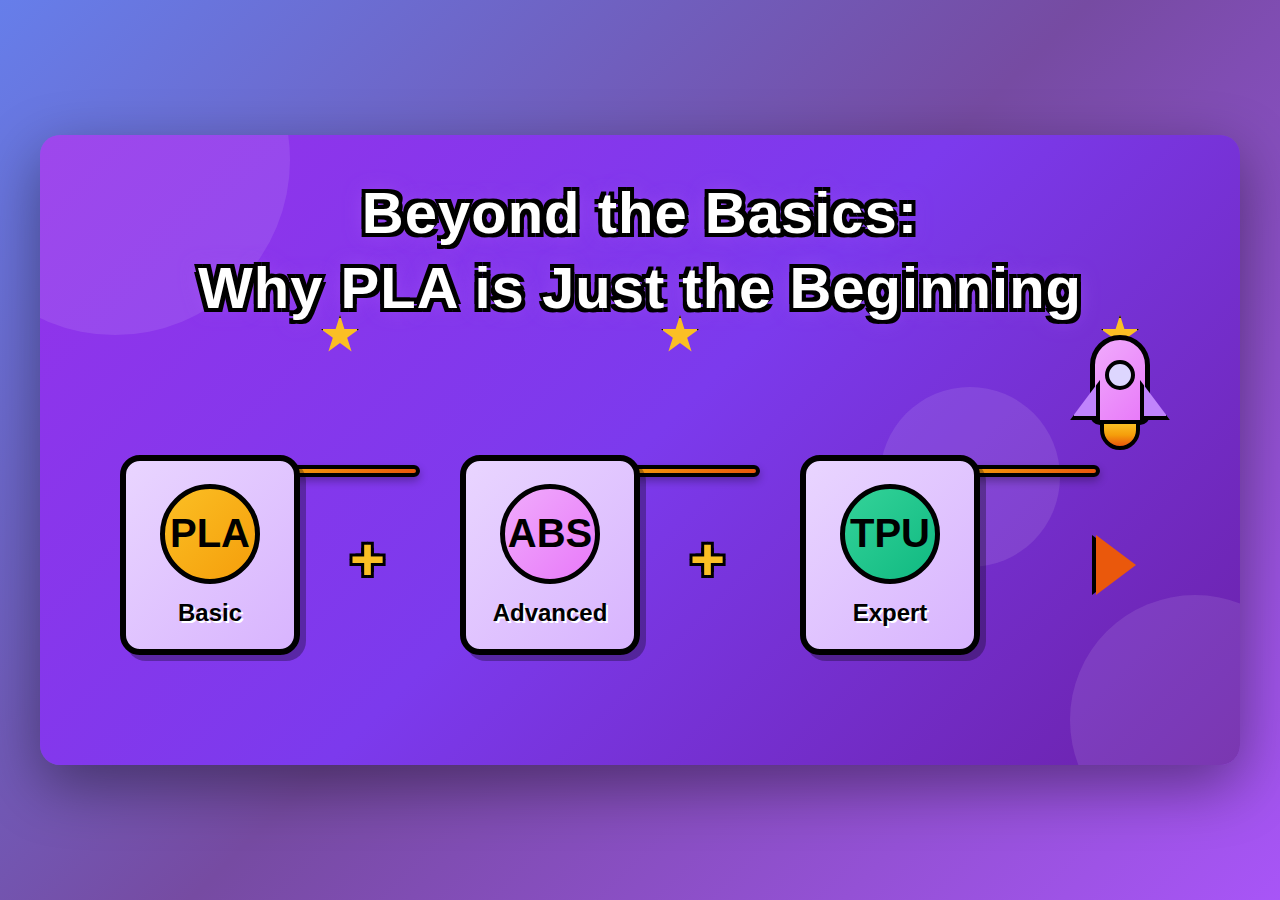
<file: image/morethanpla_image.html>
<!DOCTYPE html>
<html lang="en">
<head>
    <meta charset="UTF-8">
    <meta name="viewport" content="width=device-width, initial-scale=1.0">
    <title>Beyond the Basics: Why PLA is Just the Beginning</title>
    <style>
        * {
            margin: 0;
            padding: 0;
            box-sizing: border-box;
        }

        body {
            font-family: 'Comic Sans MS', 'Chalkboard SE', 'Comic Neue', cursive, sans-serif;
            background: linear-gradient(135deg, #667eea 0%, #764ba2 50%, #a855f7 100%);
            display: flex;
            justify-content: center;
            align-items: center;
            min-height: 100vh;
            padding: 20px;
        }

        .container {
            width: 1200px;
            height: 630px;
            background: linear-gradient(135deg, #9333ea 0%, #7c3aed 50%, #6b21a8 100%);
            border-radius: 20px;
            box-shadow: 0 20px 60px rgba(0, 0, 0, 0.4);
            position: relative;
            overflow: hidden;
        }

        /* Decorative background elements */
        .bg-circle {
            position: absolute;
            border-radius: 50%;
            opacity: 0.1;
        }

        .circle1 {
            width: 350px;
            height: 350px;
            background: #fff;
            top: -150px;
            left: -100px;
        }

        .circle2 {
            width: 250px;
            height: 250px;
            background: #fff;
            bottom: -80px;
            right: -80px;
        }

        .circle3 {
            width: 180px;
            height: 180px;
            background: #fff;
            top: 40%;
            right: 15%;
        }

        /* Title */
        .title {
            position: absolute;
            top: 40px;
            left: 50%;
            transform: translateX(-50%);
            text-align: center;
            z-index: 10;
            width: 90%;
        }

        .title h1 {
            font-size: 58px;
            font-weight: bold;
            color: #ffffff;
            text-shadow: 
                -4px -4px 0 #000,
                4px -4px 0 #000,
                -4px 4px 0 #000,
                4px 4px 0 #000,
                0 0 20px rgba(168, 85, 247, 0.8);
            letter-spacing: 1px;
            line-height: 1.3;
        }

        /* Arrow path showing progression */
        .arrow-path {
            position: absolute;
            top: 250px;
            left: 100px;
            width: 1000px;
            height: 200px;
        }

        .arrow-line {
            position: absolute;
            height: 12px;
            background: linear-gradient(90deg, #fbbf24 0%, #f59e0b 50%, #ea580c 100%);
            border: 4px solid #000;
            border-radius: 10px;
            box-shadow: 0 4px 8px rgba(0, 0, 0, 0.3);
        }

        .line1 {
            width: 280px;
            top: 80px;
            left: 0;
        }

        .line2 {
            width: 280px;
            top: 80px;
            left: 340px;
        }

        .line3 {
            width: 280px;
            top: 80px;
            left: 680px;
        }

        /* Arrow head */
        .arrow-head {
            position: absolute;
            width: 0;
            height: 0;
            border-left: 40px solid #ea580c;
            border-top: 30px solid transparent;
            border-bottom: 30px solid transparent;
            top: 66px;
            right: -40px;
            filter: drop-shadow(-4px 0 0 #000);
        }

        /* Material containers */
        .material-box {
            position: absolute;
            width: 180px;
            height: 200px;
            background: linear-gradient(135deg, #e9d5ff 0%, #d8b4fe 100%);
            border: 6px solid #000;
            border-radius: 20px;
            display: flex;
            flex-direction: column;
            align-items: center;
            justify-content: center;
            box-shadow: 6px 6px 0 rgba(0, 0, 0, 0.3);
            transition: transform 0.3s;
        }

        .box1 {
            top: 320px;
            left: 80px;
            animation: bounce 2s ease-in-out infinite;
        }

        .box2 {
            top: 320px;
            left: 420px;
            animation: bounce 2s ease-in-out infinite 0.3s;
        }

        .box3 {
            top: 320px;
            left: 760px;
            animation: bounce 2s ease-in-out infinite 0.6s;
        }

        /* Material icons */
        .material-icon {
            width: 100px;
            height: 100px;
            border-radius: 50%;
            border: 5px solid #000;
            margin-bottom: 15px;
            display: flex;
            align-items: center;
            justify-content: center;
            font-size: 40px;
            font-weight: bold;
            color: #000;
        }

        .icon1 {
            background: linear-gradient(135deg, #fbbf24 0%, #f59e0b 100%);
        }

        .icon2 {
            background: linear-gradient(135deg, #f0abfc 0%, #e879f9 100%);
        }

        .icon3 {
            background: linear-gradient(135deg, #34d399 0%, #10b981 100%);
        }

        .material-label {
            font-size: 24px;
            font-weight: bold;
            color: #000;
            text-shadow: 2px 2px 0 #fff;
        }

        /* Decorative elements */
        .sparkle {
            position: absolute;
            width: 40px;
            height: 40px;
            background: #fbbf24;
            clip-path: polygon(50% 0%, 61% 35%, 98% 35%, 68% 57%, 79% 91%, 50% 70%, 21% 91%, 32% 57%, 2% 35%, 39% 35%);
            border: 3px solid #000;
            animation: sparkle-rotate 3s linear infinite;
        }

        .sparkle1 {
            top: 180px;
            left: 280px;
        }

        .sparkle2 {
            top: 180px;
            left: 620px;
        }

        .sparkle3 {
            top: 180px;
            right: 100px;
            animation-delay: 1s;
        }

        /* Plus signs between boxes */
        .plus {
            position: absolute;
            font-size: 60px;
            font-weight: bold;
            color: #fbbf24;
            text-shadow: 
                -3px -3px 0 #000,
                3px -3px 0 #000,
                -3px 3px 0 #000,
                3px 3px 0 #000;
            top: 390px;
            animation: pulse 1.5s ease-in-out infinite;
        }

        .plus1 {
            left: 310px;
        }

        .plus2 {
            left: 650px;
        }

        /* Rocket icon for "beyond" concept */
        .rocket {
            position: absolute;
            top: 200px;
            right: 80px;
            width: 80px;
            height: 120px;
            animation: float-rocket 3s ease-in-out infinite;
        }

        .rocket-body {
            width: 60px;
            height: 90px;
            background: linear-gradient(135deg, #f0abfc 0%, #e879f9 100%);
            border: 5px solid #000;
            border-radius: 30px 30px 10px 10px;
            position: relative;
            margin: 0 auto;
        }

        .rocket-window {
            width: 30px;
            height: 30px;
            background: #ddd6fe;
            border: 4px solid #000;
            border-radius: 50%;
            position: absolute;
            top: 20px;
            left: 50%;
            transform: translateX(-50%);
        }

        .rocket-fin {
            width: 30px;
            height: 40px;
            background: #c084fc;
            border: 4px solid #000;
            position: absolute;
            bottom: 0;
        }

        .fin-left {
            left: -25px;
            clip-path: polygon(100% 0, 100% 100%, 0 100%);
        }

        .fin-right {
            right: -25px;
            clip-path: polygon(0 0, 100% 100%, 0 100%);
        }

        .rocket-flame {
            width: 40px;
            height: 30px;
            background: linear-gradient(180deg, #fbbf24 0%, #f59e0b 50%, #ea580c 100%);
            border: 4px solid #000;
            border-radius: 0 0 20px 20px;
            position: absolute;
            bottom: -30px;
            left: 50%;
            transform: translateX(-50%);
            animation: flame-flicker 0.3s ease-in-out infinite;
        }

        @keyframes bounce {
            0%, 100% {
                transform: translateY(0);
            }
            50% {
                transform: translateY(-10px);
            }
        }

        @keyframes sparkle-rotate {
            0% {
                transform: rotate(0deg) scale(1);
            }
            50% {
                transform: rotate(180deg) scale(1.2);
            }
            100% {
                transform: rotate(360deg) scale(1);
            }
        }

        @keyframes pulse {
            0%, 100% {
                transform: scale(1);
            }
            50% {
                transform: scale(1.2);
            }
        }

        @keyframes float-rocket {
            0%, 100% {
                transform: translateY(0) rotate(-5deg);
            }
            50% {
                transform: translateY(-20px) rotate(-5deg);
            }
        }

        @keyframes flame-flicker {
            0%, 100% {
                transform: translateX(-50%) scaleY(1);
            }
            50% {
                transform: translateX(-50%) scaleY(0.8);
            }
        }
    </style>
<script src="https://sites.super.myninja.ai/_assets/ninja-daytona-script.js"></script>
</head>
<body>
    <div class="container">
        <!-- Background decorative circles -->
        <div class="bg-circle circle1"></div>
        <div class="bg-circle circle2"></div>
        <div class="bg-circle circle3"></div>

        <!-- Title -->
        <div class="title">
            <h1>Beyond the Basics:<br>Why PLA is Just the Beginning</h1>
        </div>

        <!-- Arrow path -->
        <div class="arrow-path">
            <div class="arrow-line line1"></div>
            <div class="arrow-line line2"></div>
            <div class="arrow-line line3">
                <div class="arrow-head"></div>
            </div>
        </div>

        <!-- Material boxes -->
        <div class="material-box box1">
            <div class="material-icon icon1">PLA</div>
            <div class="material-label">Basic</div>
        </div>

        <div class="material-box box2">
            <div class="material-icon icon2">ABS</div>
            <div class="material-label">Advanced</div>
        </div>

        <div class="material-box box3">
            <div class="material-icon icon3">TPU</div>
            <div class="material-label">Expert</div>
        </div>

        <!-- Plus signs -->
        <div class="plus plus1">+</div>
        <div class="plus plus2">+</div>

        <!-- Sparkles -->
        <div class="sparkle sparkle1"></div>
        <div class="sparkle sparkle2"></div>
        <div class="sparkle sparkle3"></div>

        <!-- Rocket -->
        <div class="rocket">
            <div class="rocket-body">
                <div class="rocket-window"></div>
                <div class="rocket-fin fin-left"></div>
                <div class="rocket-fin fin-right"></div>
                <div class="rocket-flame"></div>
            </div>
        </div>
    </div>
</body>
</html>
</file>
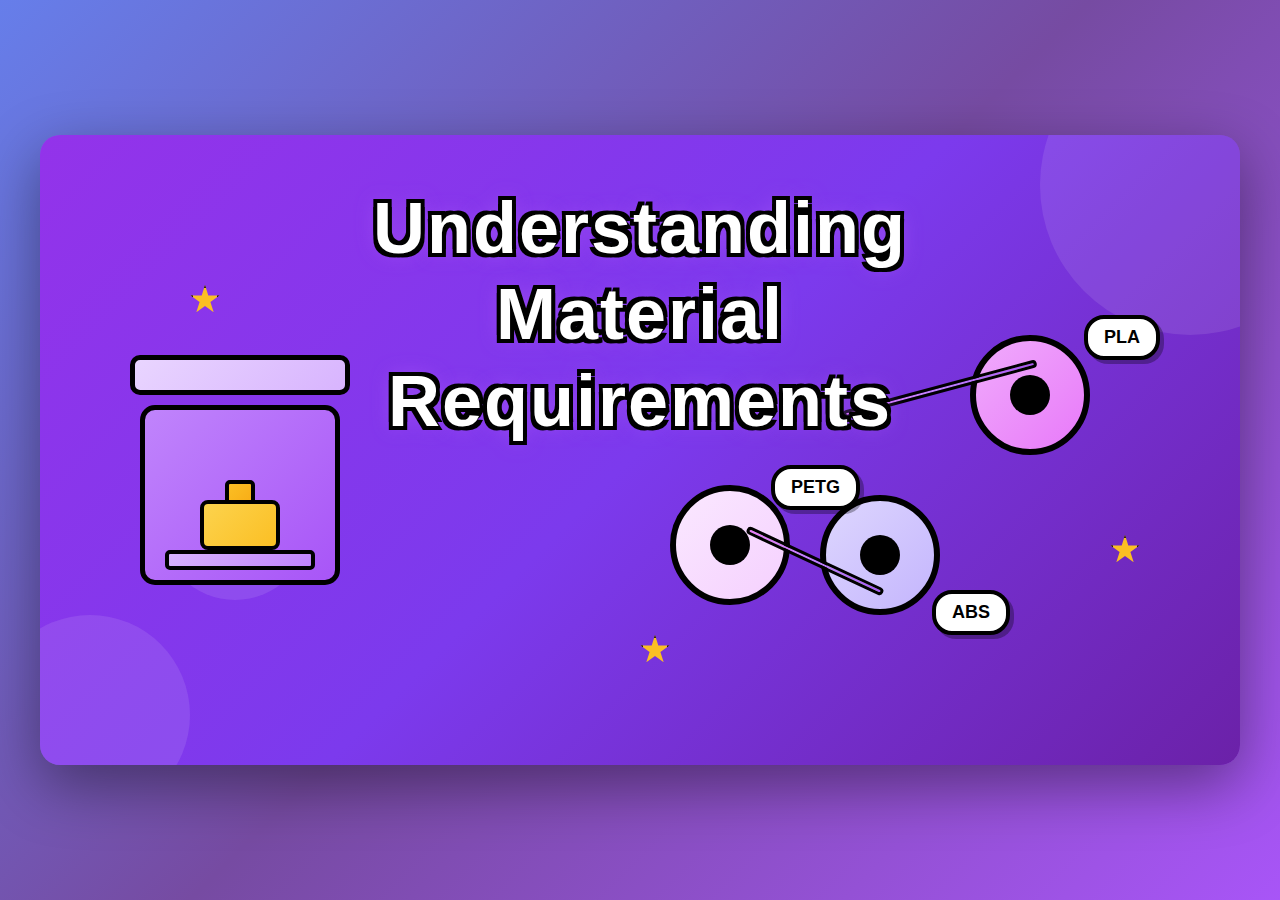
<file: image/printing_guide_image.html>
<!DOCTYPE html>
<html lang="en">
<head>
    <meta charset="UTF-8">
    <meta name="viewport" content="width=device-width, initial-scale=1.0">
    <title>Understanding Material Requirements</title>
    <style>
        * {
            margin: 0;
            padding: 0;
            box-sizing: border-box;
        }

        body {
            font-family: 'Comic Sans MS', 'Chalkboard SE', 'Comic Neue', cursive, sans-serif;
            background: linear-gradient(135deg, #667eea 0%, #764ba2 50%, #a855f7 100%);
            display: flex;
            justify-content: center;
            align-items: center;
            min-height: 100vh;
            padding: 20px;
        }

        .container {
            width: 1200px;
            height: 630px;
            background: linear-gradient(135deg, #9333ea 0%, #7c3aed 50%, #6b21a8 100%);
            border-radius: 20px;
            box-shadow: 0 20px 60px rgba(0, 0, 0, 0.4);
            position: relative;
            overflow: hidden;
        }

        /* Decorative background elements */
        .bg-circle {
            position: absolute;
            border-radius: 50%;
            opacity: 0.1;
        }

        .circle1 {
            width: 300px;
            height: 300px;
            background: #fff;
            top: -100px;
            right: -100px;
        }

        .circle2 {
            width: 200px;
            height: 200px;
            background: #fff;
            bottom: -50px;
            left: -50px;
        }

        .circle3 {
            width: 150px;
            height: 150px;
            background: #fff;
            top: 50%;
            left: 10%;
        }

        /* Title */
        .title {
            position: absolute;
            top: 50px;
            left: 50%;
            transform: translateX(-50%);
            text-align: center;
            z-index: 10;
        }

        .title h1 {
            font-size: 72px;
            font-weight: bold;
            color: #ffffff;
            text-shadow: 
                -4px -4px 0 #000,
                4px -4px 0 #000,
                -4px 4px 0 #000,
                4px 4px 0 #000,
                0 0 20px rgba(168, 85, 247, 0.8);
            letter-spacing: 2px;
            line-height: 1.2;
        }

        /* 3D Printer illustration */
        .printer {
            position: absolute;
            bottom: 80px;
            left: 100px;
            width: 250px;
            height: 280px;
        }

        .printer-body {
            width: 200px;
            height: 180px;
            background: linear-gradient(135deg, #c084fc 0%, #a855f7 100%);
            border: 5px solid #000;
            border-radius: 15px;
            position: relative;
        }

        .printer-top {
            width: 220px;
            height: 40px;
            background: linear-gradient(135deg, #e9d5ff 0%, #d8b4fe 100%);
            border: 5px solid #000;
            border-radius: 10px;
            position: absolute;
            top: -50px;
            left: -10px;
        }

        .printer-nozzle {
            width: 30px;
            height: 60px;
            background: linear-gradient(135deg, #fbbf24 0%, #f59e0b 100%);
            border: 4px solid #000;
            position: absolute;
            bottom: 40px;
            left: 50%;
            transform: translateX(-50%);
            border-radius: 5px;
        }

        .printer-bed {
            width: 150px;
            height: 20px;
            background: linear-gradient(135deg, #d8b4fe 0%, #c084fc 100%);
            border: 4px solid #000;
            position: absolute;
            bottom: 10px;
            left: 50%;
            transform: translateX(-50%);
            border-radius: 5px;
        }

        .printer-print {
            width: 80px;
            height: 50px;
            background: linear-gradient(135deg, #fcd34d 0%, #fbbf24 100%);
            border: 4px solid #000;
            position: absolute;
            bottom: 30px;
            left: 50%;
            transform: translateX(-50%);
            border-radius: 8px;
        }

        /* Material spools */
        .spool {
            position: absolute;
            width: 120px;
            height: 120px;
            border-radius: 50%;
            border: 6px solid #000;
            display: flex;
            align-items: center;
            justify-content: center;
        }

        .spool::before {
            content: '';
            width: 40px;
            height: 40px;
            background: #000;
            border-radius: 50%;
        }

        .spool1 {
            background: linear-gradient(135deg, #f0abfc 0%, #e879f9 100%);
            top: 200px;
            right: 150px;
            animation: float 3s ease-in-out infinite;
        }

        .spool2 {
            background: linear-gradient(135deg, #ddd6fe 0%, #c4b5fd 100%);
            bottom: 150px;
            right: 300px;
            animation: float 4s ease-in-out infinite 0.5s;
        }

        .spool3 {
            background: linear-gradient(135deg, #fae8ff 0%, #f5d0fe 100%);
            top: 350px;
            right: 450px;
            animation: float 3.5s ease-in-out infinite 1s;
        }

        /* Material labels */
        .label {
            position: absolute;
            background: #fff;
            color: #000;
            padding: 8px 16px;
            border: 4px solid #000;
            border-radius: 20px;
            font-weight: bold;
            font-size: 18px;
            box-shadow: 4px 4px 0 rgba(0, 0, 0, 0.3);
        }

        .label1 {
            top: 180px;
            right: 80px;
        }

        .label2 {
            bottom: 130px;
            right: 230px;
        }

        .label3 {
            top: 330px;
            right: 380px;
        }

        /* Filament strands */
        .filament {
            position: absolute;
            height: 8px;
            background: linear-gradient(90deg, #e879f9 0%, #c084fc 50%, #a855f7 100%);
            border: 3px solid #000;
            border-radius: 10px;
        }

        .filament1 {
            width: 200px;
            top: 250px;
            right: 200px;
            transform: rotate(-15deg);
        }

        .filament2 {
            width: 150px;
            bottom: 200px;
            right: 350px;
            transform: rotate(25deg);
        }

        @keyframes float {
            0%, 100% {
                transform: translateY(0);
            }
            50% {
                transform: translateY(-15px);
            }
        }

        /* Decorative stars */
        .star {
            position: absolute;
            width: 30px;
            height: 30px;
            background: #fbbf24;
            clip-path: polygon(50% 0%, 61% 35%, 98% 35%, 68% 57%, 79% 91%, 50% 70%, 21% 91%, 32% 57%, 2% 35%, 39% 35%);
            border: 3px solid #000;
            animation: twinkle 2s ease-in-out infinite;
        }

        .star1 {
            top: 150px;
            left: 150px;
        }

        .star2 {
            top: 400px;
            right: 100px;
            animation-delay: 0.5s;
        }

        .star3 {
            bottom: 100px;
            left: 50%;
            animation-delay: 1s;
        }

        @keyframes twinkle {
            0%, 100% {
                opacity: 1;
                transform: scale(1);
            }
            50% {
                opacity: 0.5;
                transform: scale(0.8);
            }
        }
    </style>
<script src="https://sites.super.myninja.ai/_assets/ninja-daytona-script.js"></script>
</head>
<body>
    <div class="container">
        <!-- Background decorative circles -->
        <div class="bg-circle circle1"></div>
        <div class="bg-circle circle2"></div>
        <div class="bg-circle circle3"></div>

        <!-- Title -->
        <div class="title">
            <h1>Understanding<br>Material Requirements</h1>
        </div>

        <!-- 3D Printer -->
        <div class="printer">
            <div class="printer-top"></div>
            <div class="printer-body">
                <div class="printer-nozzle"></div>
                <div class="printer-print"></div>
                <div class="printer-bed"></div>
            </div>
        </div>

        <!-- Material spools -->
        <div class="spool spool1"></div>
        <div class="spool spool2"></div>
        <div class="spool spool3"></div>

        <!-- Labels -->
        <div class="label label1">PLA</div>
        <div class="label label2">ABS</div>
        <div class="label label3">PETG</div>

        <!-- Filament strands -->
        <div class="filament filament1"></div>
        <div class="filament filament2"></div>

        <!-- Decorative stars -->
        <div class="star star1"></div>
        <div class="star star2"></div>
        <div class="star star3"></div>
    </div>
</body>
</html>
</file>
<file: style.css>
body {
    font-family: Arial, sans-serif;
    margin: 0;
    padding: 20px;
    background-color: #f5f5f5;
    color: #333;
}

h1 {
    text-align: center;
    margin-bottom: 20px;

}

.inputs {
    display: flex;
    justify-content: center;
    margin-bottom: 20px;
}

input[type="number"] {
    padding: 10px;
    font-size: 16px;
    border: 1px solid #ddd;
    border-radius: 4px;
    margin-right: 10px;
    width: 100px;
    box-sizing: border-box;
}

hr {
    border: none;
    border-top: 1px solid #ddd;
    margin-bottom: 20px;
}

p {
    margin-bottom: 10px;
    color: #555;
}

/* Dark Mode */
@media (prefers-color-scheme: dark) {
    body {
        background-color: #333;
        color: #f5f5f5;
    }

    hr,
    p {
        color: #ddd;
        border-color: #777;
        background-color: #333;
    }

    input[type="number"] {
        background-color: #222;
        color: #ddd;

    }
}
</file>
<file: article-style.css>
/* Article Style - Matching Kanrog Creations Main Website */
/* Dark theme with purple accents */

@import url('https://fonts.googleapis.com/css2?family=Inter:wght@300;400;500;600;700&display=swap');

* {
    margin: 0;
    padding: 0;
    box-sizing: border-box;
}

:root {
    --primary-purple: #9b59b6;
    --dark-purple: #7d3c98;
    --light-purple: #bb8fce;
    --black: #0a0a0a;
    --dark-gray: #1a1a1a;
    --medium-gray: #2a2a2a;
    --white: #ffffff;
    --border-color: #3a3a3a;
    --success-color: #27ae60;
    --warning-color: #f39c12;
    --danger-color: #e74c3c;
    --info-color: #3498db;
}

body {
    font-family: 'Inter', 'Segoe UI', Tahoma, Geneva, Verdana, sans-serif;
    background: 
        radial-gradient(circle at 20% 50%, rgba(168, 85, 247, 0.08) 0%, transparent 50%),
        radial-gradient(circle at 80% 80%, rgba(139, 92, 246, 0.06) 0%, transparent 50%),
        radial-gradient(circle at 40% 20%, rgba(168, 85, 247, 0.04) 0%, transparent 50%),
        #0a0a0a;
    background-attachment: fixed;
    color: var(--white);
    min-height: 100vh;
    line-height: 1.6;
}

.container {
    max-width: 1200px;
    margin: 0 auto;
    padding: 20px;
}

/* Navigation Header */
.nav-header {
    background: var(--medium-gray);
    border-bottom: 2px solid var(--primary-purple);
    padding: 15px 0;
    position: sticky;
    top: 0;
    z-index: 100;
    box-shadow: 0 4px 20px rgba(155, 89, 182, 0.3);
}

.nav-header .container {
    display: flex;
    justify-content: space-between;
    align-items: center;
}

.back-link {
    color: var(--primary-purple);
    text-decoration: none;
    font-weight: 500;
    transition: all 0.3s ease;
    padding: 8px 16px;
    border-radius: 8px;
    border: 2px solid var(--primary-purple);
    background: transparent;
}

.back-link:hover {
    background: var(--primary-purple);
    color: var(--white);
    transform: translateX(-5px);
}

.nav-title {
    font-weight: 600;
    font-size: 1.1rem;
    color: var(--light-purple);
}

/* Header Section */
.header {
    text-align: center;
    padding: 60px 20px;
    margin-bottom: 40px;
    background: var(--medium-gray);
    border: 2px solid var(--primary-purple);
    border-radius: 15px;
    box-shadow: 0 0 30px rgba(155, 89, 182, 0.3);
}

.header h1 {
    font-size: 3rem;
    font-weight: 700;
    margin-bottom: 15px;
    color: var(--primary-purple);
    text-shadow: 0 0 10px rgba(155, 89, 182, 0.5);
    letter-spacing: -0.02em;
}

.subtitle {
    font-size: 1.3rem;
    color: var(--light-purple);
    margin-bottom: 10px;
    font-style: italic;
}

.author {
    font-size: 1rem;
    color: var(--white);
    opacity: 0.8;
}

/* Content Section */
.content-section {
    margin-bottom: 40px;
}

.section-title {
    font-size: 2rem;
    color: var(--primary-purple);
    margin-bottom: 30px;
    text-align: center;
    text-transform: uppercase;
    letter-spacing: 2px;
}

/* Step Cards */
.step-card {
    background: var(--medium-gray);
    border: 2px solid var(--primary-purple);
    border-radius: 15px;
    padding: 30px;
    margin-bottom: 30px;
    box-shadow: 0 0 30px rgba(155, 89, 182, 0.2);
    transition: all 0.3s ease;
}

.step-card:hover {
    box-shadow: 0 0 40px rgba(155, 89, 182, 0.4);
    transform: translateY(-2px);
}

.step-header {
    margin-bottom: 25px;
    border-bottom: 2px solid var(--border-color);
    padding-bottom: 20px;
}

.step-number {
    display: inline-block;
    background: var(--primary-purple);
    color: var(--white);
    width: 50px;
    height: 50px;
    line-height: 50px;
    text-align: center;
    border-radius: 50%;
    font-size: 1.5rem;
    font-weight: 700;
    margin-bottom: 15px;
    box-shadow: 0 0 20px rgba(155, 89, 182, 0.5);
}

.step-title {
    font-size: 1.8rem;
    color: var(--primary-purple);
    font-weight: 600;
    margin-bottom: 8px;
}

.step-subtitle {
    font-size: 1.1rem;
    color: var(--light-purple);
    font-style: italic;
}

.step-content {
    color: var(--white);
}

.step-content p {
    margin-bottom: 15px;
    line-height: 1.8;
}

.step-content ul,
.step-content ol {
    margin-left: 25px;
    margin-bottom: 15px;
}

.step-content li {
    margin-bottom: 10px;
    line-height: 1.8;
}

.step-content strong {
    color: var(--primary-purple);
    font-weight: 600;
}

.step-content code {
    background: var(--dark-gray);
    color: var(--light-purple);
    padding: 2px 6px;
    border-radius: 4px;
    font-family: 'Courier New', monospace;
    font-size: 0.9em;
}

.step-content img {
    max-width: 100%;
    height: auto;
    border-radius: 10px;
    margin: 20px 0;
    box-shadow: 0 4px 15px rgba(0, 0, 0, 0.3);
}

.step-content h4 {
    color: var(--primary-purple);
    margin-top: 20px;
    margin-bottom: 10px;
    font-size: 1.2rem;
}

/* Info Blocks */
.info-block,
.warning-block,
.success-block,
.note-block {
    padding: 20px;
    border-radius: 10px;
    margin: 20px 0;
    border-left: 4px solid;
}

.info-block {
    background: rgba(52, 152, 219, 0.1);
    border-color: var(--info-color);
}

.info-block h4,
.info-block strong {
    color: var(--info-color);
}

.warning-block {
    background: rgba(231, 76, 60, 0.1);
    border-color: var(--danger-color);
}

.warning-block h4,
.warning-block strong {
    color: var(--danger-color);
}

.success-block {
    background: rgba(39, 174, 96, 0.1);
    border-color: var(--success-color);
}

.success-block h4,
.success-block strong {
    color: var(--success-color);
}

.note-block {
    background: rgba(243, 156, 18, 0.1);
    border-color: var(--warning-color);
}

.note-block h4,
.note-block strong {
    color: var(--warning-color);
}

/* Back Section */
.back-section {
    text-align: center;
    padding: 40px 20px;
    margin-top: 60px;
}

.back-card {
    background: var(--medium-gray);
    border: 2px solid var(--primary-purple);
    border-radius: 15px;
    box-shadow: 0 0 30px rgba(155, 89, 182, 0.3);
    padding: 40px 20px;
}

.back-section h3,
.back-card h3 {
    color: var(--primary-purple);
    font-size: 1.8rem;
    margin-bottom: 20px;
}

.back-section p,
.back-card p {
    margin-bottom: 20px;
}

.back-button {
    display: inline-block;
    font-size: 1.2rem;
    padding: 12px 30px;
    color: var(--primary-purple);
    text-decoration: none;
    font-weight: 500;
    transition: all 0.3s ease;
    border-radius: 8px;
    border: 2px solid var(--primary-purple);
    background: transparent;
}

.back-button:hover {
    background: var(--primary-purple);
    color: var(--white);
    transform: translateX(-5px);
}

.back-section .back-link {
    display: inline-block;
    font-size: 1.2rem;
    padding: 12px 30px;
}

/* Footer */
footer {
    text-align: center;
    padding: 30px 20px;
    margin-top: 40px;
    color: var(--light-purple);
    border-top: 2px solid var(--border-color);
}

/* Links */
a {
    color: var(--primary-purple);
    text-decoration: none;
    transition: all 0.3s ease;
}

a:hover {
    color: var(--light-purple);
}

.url-link {
    color: var(--primary-purple);
    text-decoration: underline;
}

.url-link:hover {
    color: var(--light-purple);
}

/* Responsive Design */
@media (max-width: 768px) {
    .header h1 {
        font-size: 2rem;
    }

    .subtitle {
        font-size: 1.1rem;
    }

    .step-title {
        font-size: 1.4rem;
    }

    .step-card {
        padding: 20px;
    }

    .nav-header .container {
        flex-direction: column;
        gap: 10px;
    }
}
/* Material Comparison Table - Better Formatting */
.material-table {
    width: 100%;
    border-collapse: collapse;
    background: var(--dark-gray) !important;
    border: 2px solid var(--primary-purple) !important;
    border-radius: 10px !important;
    overflow: hidden;
    color: var(--white) !important;
}

.material-table caption {
    background: var(--medium-gray) !important;
    color: var(--primary-purple) !important;
    border-bottom: 2px solid var(--primary-purple) !important;
    text-align: left;
    padding: 1rem;
    font-weight: 600;
    font-size: 1.1rem;
}

.material-table th,
.material-table td {
    padding: 1rem;
    border-bottom: 1px solid var(--border-color) !important;
    color: var(--white) !important;
    vertical-align: middle;
    text-align: left;
}

.material-table thead th {
    background: var(--medium-gray) !important;
    color: var(--primary-purple) !important;
    font-weight: 700;
    border-bottom: 2px solid var(--primary-purple) !important;
}

.material-table tbody tr:hover {
    background: rgba(155, 89, 182, 0.1) !important;
}

.material-table tbody tr:last-child td {
    border-bottom: none !important;
}

.material-table tbody th {
    color: var(--light-purple) !important;
    font-weight: 600;
}

/* Star ratings */
.rating {
    display: inline-flex;
    gap: 2px;
    line-height: 1;
}

.rating .star {
    font-size: 1rem;
}

.rating .star.filled {
    color: #f5b301; /* gold */
}

.rating .star.empty {
    color: #666;
}

/* Table scroll container */
.table-scroll {
    width: 100%;
    overflow-x: auto;
    margin: 20px 0;
}

/* Legend text */
.legend {
    color: var(--light-purple) !important;
    font-size: 0.9rem;
    margin: 0.5rem 0 1rem;
}

/* Print Styles */
@media print {
    body {
        background: white;
        color: black;
    }

    .nav-header {
        display: none;
    }

    .step-card {
        break-inside: avoid;
        border: 1px solid #ccc;
        box-shadow: none;
    }

    .back-section {
        display: none;
    }
}
</file_path>
</file>
<file: assets/css/tutorial.css>
/* Delta Flyer Setup Guide - Professional Technical Design */
/* Integrated with GitHub Pages site styling */

@import url('https://fonts.googleapis.com/css2?family=Inter:wght@300;400;500;600;700&family=JetBrains+Mono:wght@400;500&display=swap');

:root {
  --primary-color: #2c3e50;
  --secondary-color: #34495e;
  --accent-color: #3498db;
  --success-color: #27ae60;
  --warning-color: #f39c12;
  --danger-color: #e74c3c;
  --light-gray: #ecf0f1;
  --medium-gray: #bdc3c7;
  --dark-gray: #7f8c8d;
  --text-primary: #2c3e50;
  --text-secondary: #7f8c8d;
  --background: #ffffff;
  --border-color: #e1e8ed;
  --shadow: 0 2px 10px rgba(0,0,0,0.1);
  --shadow-hover: 0 4px 20px rgba(0,0,0,0.15);
}

* {
  margin: 0;
  padding: 0;
  box-sizing: border-box;
}

body {
  font-family: 'Inter', -apple-system, BlinkMacSystemFont, 'Segoe UI', Roboto, sans-serif;
  line-height: 1.6;
  color: var(--text-primary);
  background: var(--background);
  font-size: 16px;
}

/* Print Styles */
@media print {
  body {
    font-size: 12pt;
    line-height: 1.4;
  }
  
  .container {
    max-width: none;
    margin: 0;
    padding: 0;
  }
  
  .nav-header {
    display: none !important;
  }
  
  .header {
    background: none !important;
    color: var(--text-primary) !important;
    box-shadow: none !important;
    border-bottom: 2px solid var(--border-color);
    padding: 20pt 0;
  }
  
  .step-card {
    break-inside: avoid;
    box-shadow: none;
    border: 1px solid var(--border-color);
    margin-bottom: 15pt;
  }
  
  .wiring-diagram {
    break-inside: avoid;
  }
  
  .url-link {
    word-break: break-all;
  }
  
  .back-section {
    display: none !important;
  }
  
  .no-print {
    display: none !important;
  }
}

@page {
  size: A4;
  margin: 2cm;
}

.container {
  max-width: 1200px;
  margin: 0 auto;
  padding: 0 20px;
}

/* Navigation Header */
.nav-header {
  background: var(--primary-color);
  color: white;
  padding: 15px 0;
  box-shadow: var(--shadow);
  position: sticky;
  top: 0;
  z-index: 100;
}

.nav-header .container {
  display: flex;
  justify-content: space-between;
  align-items: center;
}

.back-link {
  color: white;
  text-decoration: none;
  font-weight: 500;
  transition: all 0.3s ease;
  padding: 8px 16px;
  border-radius: 6px;
  border: 1px solid rgba(255,255,255,0.2);
}

.back-link:hover {
  background: rgba(255,255,255,0.1);
  border-color: rgba(255,255,255,0.4);
}

.nav-title {
  font-weight: 600;
  font-size: 1.1rem;
}

/* Header Section */
.header {
  background: linear-gradient(135deg, var(--primary-color) 0%, var(--secondary-color) 100%);
  color: white;
  padding: 60px 0;
  text-align: center;
  box-shadow: var(--shadow);
  margin-bottom: 40px;
}

.header h1 {
  font-size: 3rem;
  font-weight: 700;
  margin-bottom: 10px;
  letter-spacing: -0.02em;
}

.header .subtitle {
  font-size: 1.5rem;
  font-weight: 400;
  margin-bottom: 20px;
  opacity: 0.9;
}

.header .author {
  font-size: 1.1rem;
  font-weight: 500;
  opacity: 0.8;
}

/* Content Sections */
.content-section {
  margin-bottom: 50px;
}

.section-title {
  font-size: 2.5rem;
  font-weight: 700;
  color: var(--primary-color);
  margin-bottom: 30px;
  padding-bottom: 15px;
  border-bottom: 3px solid var(--accent-color);
  position: relative;
}

.section-title::after {
  content: '';
  position: absolute;
  bottom: -3px;
  left: 0;
  width: 60px;
  height: 3px;
  background: var(--success-color);
}

/* Step Cards */
.step-card {
  background: white;
  border-radius: 12px;
  box-shadow: var(--shadow);
  margin-bottom: 30px;
  overflow: hidden;
  transition: all 0.3s ease;
}

.step-card:hover {
  box-shadow: var(--shadow-hover);
}

.step-header {
  background: linear-gradient(135deg, var(--accent-color) 0%, #2980b9 100%);
  color: white;
  padding: 25px 30px;
  position: relative;
}

.step-number {
  position: absolute;
  top: -10px;
  right: 30px;
  background: var(--success-color);
  color: white;
  width: 40px;
  height: 40px;
  border-radius: 50%;
  display: flex;
  align-items: center;
  justify-content: center;
  font-weight: 700;
  font-size: 1.2rem;
  box-shadow: 0 4px 10px rgba(0,0,0,0.2);
}

.step-title {
  font-size: 1.8rem;
  font-weight: 600;
  margin-bottom: 8px;
}

.step-subtitle {
  font-size: 1rem;
  opacity: 0.9;
  font-weight: 400;
}

.step-content {
  padding: 30px;
}

.step-content p {
  margin-bottom: 20px;
  line-height: 1.7;
}

.step-content p:last-child {
  margin-bottom: 0;
}

/* Special Content Blocks */
.info-block {
  background: #e8f4fd;
  border-left: 4px solid var(--accent-color);
  padding: 20px;
  margin: 25px 0;
  border-radius: 0 8px 8px 0;
}

.warning-block {
  background: #fef9e7;
  border-left: 4px solid var(--warning-color);
  padding: 20px;
  margin: 25px 0;
  border-radius: 0 8px 8px 0;
}

.success-block {
  background: #eafaf1;
  border-left: 4px solid var(--success-color);
  padding: 20px;
  margin: 25px 0;
  border-radius: 0 8px 8px 0;
}

.info-block h4,
.warning-block h4,
.success-block h4 {
  margin-bottom: 10px;
  font-weight: 600;
}

/* Links */
.url-link {
  color: var(--accent-color);
  text-decoration: none;
  font-weight: 500;
  border-bottom: 1px solid transparent;
  transition: all 0.3s ease;
  word-break: break-all;
}

.url-link:hover {
  border-bottom-color: var(--accent-color);
  background: rgba(52, 152, 219, 0.1);
  padding: 2px 4px;
  border-radius: 4px;
}

/* Code and Technical Elements */
.code-block {
  background: #f8f9fa;
  border: 1px solid var(--border-color);
  border-radius: 6px;
  padding: 15px;
  font-family: 'JetBrains Mono', 'Consolas', monospace;
  font-size: 0.9rem;
  margin: 20px 0;
  overflow-x: auto;
}

.inline-code {
  background: #f8f9fa;
  padding: 2px 6px;
  border-radius: 4px;
  font-family: 'JetBrains Mono', 'Consolas', monospace;
  font-size: 0.9em;
  border: 1px solid var(--border-color);
}

/* Wiring Diagram Integration */
.wiring-diagram {
  background: white;
  border-radius: 12px;
  box-shadow: var(--shadow);
  padding: 30px;
  margin: 40px 0;
  text-align: center;
}

.wiring-diagram h3 {
  color: var(--primary-color);
  font-size: 1.8rem;
  margin-bottom: 25px;
  font-weight: 600;
}

.diagram-image {
  display: flex;
  justify-content: center;
  align-items: center;
}

.diagram-image img {
  max-width: 100%;
  height: auto;
  border: 2px solid var(--border-color);
  border-radius: 8px;
  box-shadow: var(--shadow);
  transition: all 0.3s ease;
}

.diagram-image img:hover {
  box-shadow: var(--shadow-hover);
  transform: scale(1.02);
}

/* Download Links Section */
.downloads-grid {
  display: grid;
  grid-template-columns: repeat(auto-fit, minmax(300px, 1fr));
  gap: 20px;
  margin: 30px 0;
}

.download-card {
  background: white;
  border-radius: 8px;
  box-shadow: var(--shadow);
  padding: 25px;
  transition: all 0.3s ease;
  border-top: 4px solid var(--accent-color);
}

.download-card:hover {
  transform: translateY(-2px);
  box-shadow: var(--shadow-hover);
}

.download-card h4 {
  color: var(--primary-color);
  margin-bottom: 15px;
  font-size: 1.2rem;
  font-weight: 600;
}

.download-card p {
  color: var(--text-secondary);
  margin-bottom: 15px;
  font-size: 0.95rem;
}

/* Conclusion Section */
.conclusion {
  background: linear-gradient(135deg, var(--success-color) 0%, #229954 100%);
  color: white;
  padding: 40px;
  border-radius: 12px;
  text-align: center;
  margin-top: 50px;
}

.conclusion h2 {
  font-size: 2rem;
  margin-bottom: 20px;
  font-weight: 600;
}

.conclusion p {
  font-size: 1.1rem;
  opacity: 0.95;
  max-width: 600px;
  margin: 0 auto 20px;
}

.discord-link {
  display: inline-block;
  background: rgba(255,255,255,0.2);
  color: white;
  padding: 12px 25px;
  border-radius: 25px;
  text-decoration: none;
  font-weight: 500;
  transition: all 0.3s ease;
  margin-top: 10px;
}

.discord-link:hover {
  background: rgba(255,255,255,0.3);
  transform: translateY(-2px);
}

/* Back to Main Site Section */
.back-section {
  margin-top: 60px;
  margin-bottom: 40px;
}

.back-card {
  background: var(--light-gray);
  border-radius: 12px;
  padding: 40px;
  text-align: center;
  box-shadow: var(--shadow);
}

.back-card h3 {
  color: var(--primary-color);
  font-size: 1.8rem;
  margin-bottom: 15px;
  font-weight: 600;
}

.back-card p {
  color: var(--text-secondary);
  font-size: 1.1rem;
  margin-bottom: 25px;
}

.back-button {
  display: inline-block;
  background: var(--primary-color);
  color: white;
  padding: 15px 30px;
  border-radius: 8px;
  text-decoration: none;
  font-weight: 500;
  transition: all 0.3s ease;
  box-shadow: var(--shadow);
}

.back-button:hover {
  background: var(--secondary-color);
  transform: translateY(-2px);
  box-shadow: var(--shadow-hover);
}

/* Responsive Design */
@media (max-width: 768px) {
  .container {
    padding: 0 15px;
  }
  
  .nav-header .container {
    flex-direction: column;
    gap: 10px;
  }
  
  .header h1 {
    font-size: 2.2rem;
  }
  
  .header .subtitle {
    font-size: 1.2rem;
  }
  
  .section-title {
    font-size: 2rem;
  }
  
  .step-title {
    font-size: 1.5rem;
  }
  
  .step-content {
    padding: 20px;
  }
  
  .step-header {
    padding: 20px;
  }
  
  .downloads-grid {
    grid-template-columns: 1fr;
  }
}

@media (max-width: 480px) {
  .header {
    padding: 40px 0;
  }
  
  .header h1 {
    font-size: 1.8rem;
  }
  
  .header .subtitle {
    font-size: 1rem;
  }
  
  .step-number {
    width: 35px;
    height: 35px;
    font-size: 1rem;
  }
  
  .nav-title {
    font-size: 1rem;
  }
}
</file>
<file: portfolio-styles.css>
/* Portfolio Page Styles */
.back-link {
    display: inline-block;
    margin-top: 20px;
    padding: 12px 24px;
    background: var(--primary-purple);
    color: var(--white);
    text-decoration: none;
    border-radius: 8px;
    font-weight: 600;
    transition: all 0.3s ease;
    border: 2px solid var(--primary-purple);
}

.back-link:hover {
    background: var(--dark-purple);
    transform: translateY(-2px);
    box-shadow: 0 5px 20px rgba(155, 89, 182, 0.5);
}

.back-link i {
    margin-right: 8px;
}

.portfolio-item {
    background: var(--medium-gray);
    border: 2px solid var(--primary-purple);
    border-radius: 15px;
    padding: 30px;
    margin-bottom: 40px;
    box-shadow: 0 0 30px rgba(155, 89, 182, 0.3);
    animation: fadeIn 1s ease-out;
}

.portfolio-title {
    color: var(--primary-purple);
    font-size: 2rem;
    margin-bottom: 25px;
    text-align: center;
    text-transform: uppercase;
    letter-spacing: 2px;
}

.portfolio-content {
    display: grid;
    grid-template-columns: 1fr 1fr;
    gap: 30px;
    align-items: start;
}

.portfolio-image {
    width: 100%;
    border-radius: 10px;
    overflow: hidden;
    border: 2px solid var(--border-color);
    transition: all 0.3s ease;
}

.portfolio-image:hover {
    border-color: var(--primary-purple);
    box-shadow: 0 10px 30px rgba(155, 89, 182, 0.4);
    transform: scale(1.02);
}

.portfolio-image img {
    width: 100%;
    height: auto;
    display: block;
    transition: transform 0.3s ease;
}

.portfolio-image:hover img {
    transform: scale(1.05);
}

.portfolio-details {
    display: flex;
    flex-direction: column;
    gap: 25px;
}

.portfolio-links {
    display: flex;
    gap: 15px;
    flex-wrap: wrap;
}

.portfolio-link {
    flex: 1;
    min-width: 150px;
    padding: 15px 20px;
    background: var(--dark-gray);
    border: 2px solid var(--border-color);
    border-radius: 8px;
    color: var(--white);
    text-decoration: none;
    text-align: center;
    font-weight: 600;
    transition: all 0.3s ease;
    display: flex;
    align-items: center;
    justify-content: center;
    gap: 10px;
}

.portfolio-link:hover {
    background: var(--primary-purple);
    border-color: var(--primary-purple);
    transform: translateY(-3px);
    box-shadow: 0 5px 20px rgba(155, 89, 182, 0.5);
}

.portfolio-link i {
    font-size: 1.2rem;
}

.portfolio-description {
    background: var(--dark-gray);
    padding: 20px;
    border-radius: 10px;
    border: 1px solid var(--border-color);
}

.portfolio-description h3 {
    color: var(--light-purple);
    font-size: 1.5rem;
    margin-bottom: 15px;
}

.portfolio-description p {
    color: var(--white);
    line-height: 1.8;
    font-size: 1.05rem;
}

/* Responsive Design for Portfolio */
@media (max-width: 968px) {
    .portfolio-content {
        grid-template-columns: 1fr;
    }
    
    .portfolio-title {
        font-size: 1.5rem;
    }
}

@media (max-width: 768px) {
    .portfolio-item {
        padding: 20px;
    }
    
    .portfolio-links {
        flex-direction: column;
    }
    
    .portfolio-link {
        min-width: 100%;
    }
}

@media (max-width: 480px) {
    .portfolio-title {
        font-size: 1.2rem;
    }
    
    .portfolio-description h3 {
        font-size: 1.2rem;
    }
    
    .portfolio-description p {
        font-size: 0.95rem;
    }
}

.portfolio-description a {
    color: var(--primary-purple);
    text-decoration: none;
    font-weight: 600;
    transition: all 0.3s ease;
}

.portfolio-description a:hover {
    color: var(--light-purple);
    text-decoration: underline;
}
</file>
